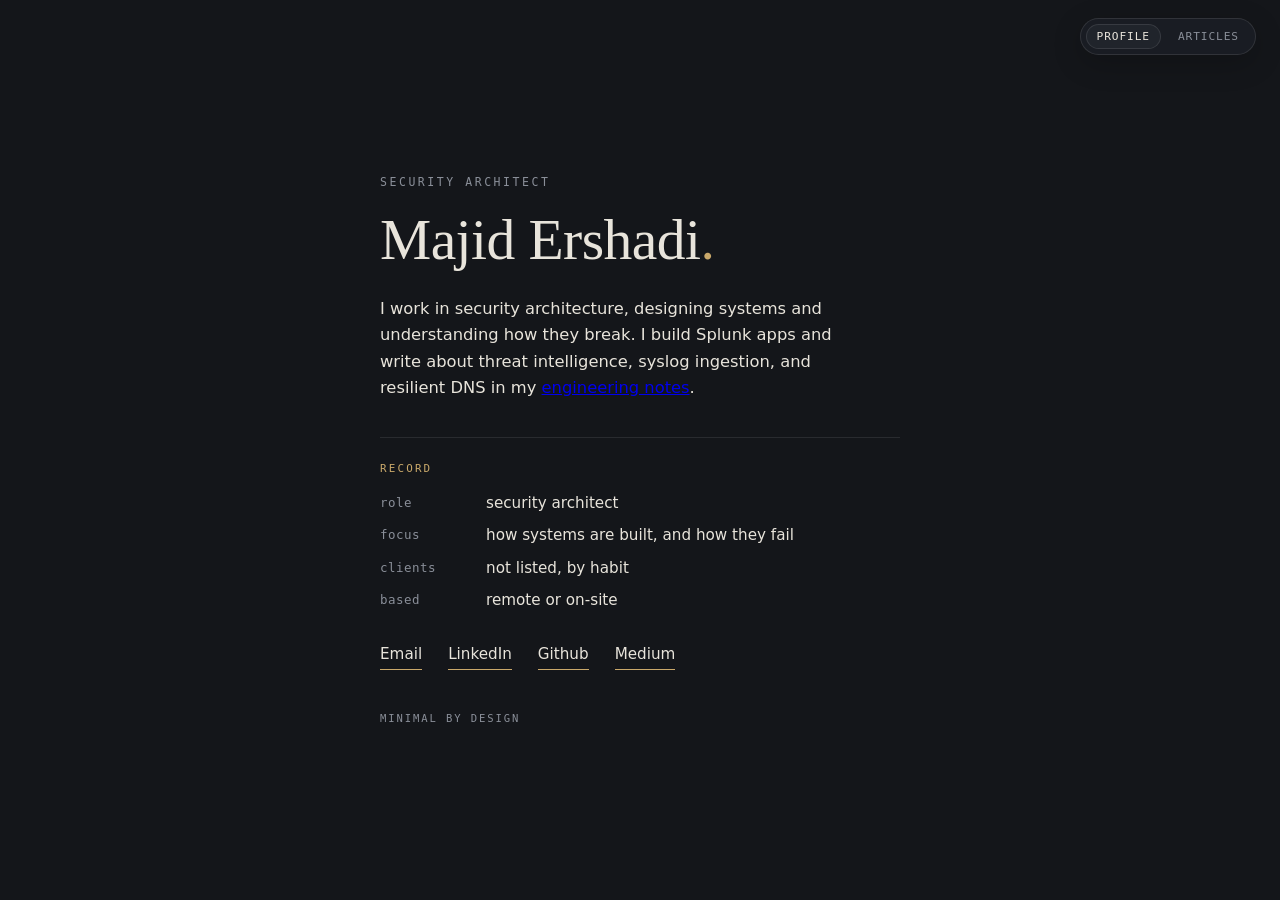
<file: index.html>
<!DOCTYPE html>
<html lang="en">
<head>
<meta charset="utf-8" />
<meta name="viewport" content="width=device-width, initial-scale=1" />
<title>Majid Ershadi | Security Architect &amp; Splunk Developer</title>
<meta name="description" content="Security architecture and practical engineering notes by Majid Ershadi: Splunk apps, threat intelligence, syslog ingestion, and resilient DNS." />
<meta name="referrer" content="no-referrer" />
<style>
  :root{
    --bg:#14161a;
    --surface:#1b1e24;
    --text:#e8e4db;
    --muted:#8a8f99;
    --hair:rgba(255,255,255,.09);
    --accent:#c9a86a;
    --sans:system-ui,-apple-system,"Segoe UI",Roboto,sans-serif;
    --serif:Georgia,"Times New Roman",serif;
    --mono:ui-monospace,"SF Mono",Menlo,Consolas,monospace;
  }
  *{box-sizing:border-box;}
  html,body{margin:0;}
  body{
    background:var(--bg);
    color:var(--text);
    font-family:var(--sans);
    line-height:1.6;
    min-height:100vh;
    display:flex;
    align-items:center;
    justify-content:center;
    padding:7vh 24px;
    -webkit-font-smoothing:antialiased;
  }
  .card{
    width:100%;
    max-width:520px;
  }
  .eyebrow{
    font-family:var(--mono);
    font-size:.72rem;
    letter-spacing:.22em;
    text-transform:uppercase;
    color:var(--muted);
    margin:0 0 18px;
  }
  .name{
    font-family:var(--serif);
    font-weight:400;
    font-size:clamp(2.4rem,8vw,3.6rem);
    line-height:1.05;
    letter-spacing:-.01em;
    margin:0 0 26px;
  }
  .name .dot{color:var(--accent);}
  .intro{
    font-size:1.02rem;
    color:var(--text);
    margin:0 0 36px;
    max-width:46ch;
  }
  .rule{
    height:1px;
    background:var(--hair);
    border:0;
    margin:0 0 22px;
  }
  .rec-label{
    font-family:var(--mono);
    font-size:.68rem;
    letter-spacing:.2em;
    text-transform:uppercase;
    color:var(--accent);
    margin:0 0 14px;
  }
  .rec{
    display:grid;
    grid-template-columns:88px 1fr;
    gap:8px 18px;
    font-size:.95rem;
    margin:0 0 30px;
  }
  .rec dt{
    font-family:var(--mono);
    font-size:.78rem;
    letter-spacing:.04em;
    color:var(--muted);
    padding-top:2px;
  }
  .rec dd{margin:0;color:var(--text);}
  .links{
    display:flex;
    flex-wrap:wrap;
    gap:10px 26px;
    margin:0 0 40px;
  }
  .links a{
    color:var(--text);
    text-decoration:none;
    font-size:.95rem;
    border-bottom:1px solid var(--accent);
    padding-bottom:2px;
    transition:color .18s ease,border-color .18s ease;
  }
  .links a:hover,.links a:focus-visible{color:var(--accent);}
  a:focus-visible,.links a:focus-visible{
    outline:2px solid var(--accent);
    outline-offset:4px;
    border-radius:2px;
  }
  .foot{
    font-family:var(--mono);
    font-size:.66rem;
    letter-spacing:.18em;
    text-transform:uppercase;
    color:var(--muted);
    margin:0;
  }
  /* load sequence */
  .reveal{opacity:0;transform:translateY(10px);animation:rise .7s ease forwards;}
  .reveal:nth-child(1){animation-delay:.05s;}
  .reveal:nth-child(2){animation-delay:.14s;}
  .reveal:nth-child(3){animation-delay:.23s;}
  .reveal:nth-child(4){animation-delay:.32s;}
  .reveal:nth-child(5){animation-delay:.41s;}
  .reveal:nth-child(6){animation-delay:.50s;}
  .reveal:nth-child(7){animation-delay:.59s;}
  @keyframes rise{to{opacity:1;transform:none;}}
  @media (prefers-reduced-motion:reduce){
    .reveal{animation:none;opacity:1;transform:none;}
  }
  @media (max-width:420px){
    .rec{grid-template-columns:74px 1fr;}
  }
</style>
<style id="article-tabs-style">
  .article-tabs{
    position:fixed;
    top:18px;
    right:24px;
    z-index:1000;
    display:flex;
    gap:6px;
    padding:5px;
    border:1px solid rgba(255,255,255,.10);
    border-radius:999px;
    background:rgba(27,30,36,.92);
    backdrop-filter:blur(10px);
    box-shadow:0 8px 30px rgba(0,0,0,.20);
  }
  .article-tabs a{
    display:inline-block;
    padding:6px 10px;
    border:1px solid transparent;
    border-radius:999px;
    color:var(--muted,#9aa0aa);
    font-family:var(--mono,ui-monospace,"SF Mono",Menlo,Consolas,monospace);
    font-size:.70rem;
    line-height:1;
    letter-spacing:.08em;
    text-transform:uppercase;
    text-decoration:none;
  }
  .article-tabs a:hover,
  .article-tabs a:focus-visible,
  .article-tabs a[aria-current="page"]{
    color:var(--text,#e8e4db);
    border-color:rgba(255,255,255,.10);
    background:#20242b;
  }
  .article-tabs a:focus-visible{
    outline:2px solid var(--accent,#c9a86a);
    outline-offset:3px;
  }
  @media (max-width:520px){
    .article-tabs{top:12px;right:12px;}
    .article-tabs a{padding:6px 8px;font-size:.64rem;}
  }
</style>
<meta property="og:type" content="profile" />
<meta property="og:title" content="Majid Ershadi | Security Architect &amp; Splunk Developer" />
<meta property="og:description" content="Security architecture and practical engineering notes by Majid Ershadi: Splunk apps, threat intelligence, syslog ingestion, and resilient DNS." />
<meta property="og:url" content="https://majidershadi.github.io/" />
<meta name="twitter:card" content="summary" />
<link rel="canonical" href="https://majidershadi.github.io/" />
<link rel="alternate" type="application/rss+xml" title="Majid Ershadi Articles" href="/articles/feed.xml" />
<script type="application/ld+json">{"@context": "https://schema.org", "@graph": [{"@type": "Person", "@id": "https://majidershadi.github.io/#person", "name": "Majid Ershadi", "url": "https://majidershadi.github.io/", "jobTitle": "Security Architect", "sameAs": ["https://github.com/majidershadi", "https://www.linkedin.com/in/majid-k-74a322b7", "https://medium.com/@majjid.khayatershadii"]}, {"@type": "WebSite", "@id": "https://majidershadi.github.io/#website", "url": "https://majidershadi.github.io/", "name": "Majid Ershadi", "inLanguage": "en", "author": {"@id": "https://majidershadi.github.io/#person"}}, {"@type": "ProfilePage", "@id": "https://majidershadi.github.io/#profile", "url": "https://majidershadi.github.io/", "name": "Majid Ershadi | Security Architect & Splunk Developer", "mainEntity": {"@id": "https://majidershadi.github.io/#person"}, "isPartOf": {"@id": "https://majidershadi.github.io/#website"}}]}</script>
</head>
<body>
<nav id="article-tabs" class="article-tabs" aria-label="Primary">
  <a href="/" aria-current="page">Profile</a>
  <a href="/articles/">Articles</a>
</nav>
  <main class="card">
    <p class="eyebrow reveal">Security Architect</p>
    <h1 class="name reveal">Majid Ershadi<span class="dot">.</span></h1>
    <p class="intro reveal">I work in security architecture, designing systems and understanding how they break. I build Splunk apps and write about threat intelligence, syslog ingestion, and resilient DNS in my <a href="/articles/">engineering notes</a>.</p>

    <hr class="rule reveal" />

    <div class="reveal">
      <p class="rec-label">Record</p>
      <dl class="rec">
        <dt>role</dt><dd>security architect</dd>
        <dt>focus</dt><dd>how systems are built, and how they fail</dd>
        <dt>clients</dt><dd>not listed, by habit</dd>
        <dt>based</dt><dd>remote or on-site</dd>
      </dl>
    </div>

    <nav class="links reveal" aria-label="Contact">
      <a href="mailto:majjid.khayatershadii@gmail.com">Email</a>
      <a href="https://www.linkedin.com/in/majid-k-74a322b7" rel="noopener noreferrer">LinkedIn</a>
      <a href="https://github.com/majidershadi" rel="noopener noreferrer">Github</a>
      <a href="https://medium.com/@majjid.khayatershadii" rel="noopener noreferrer">Medium</a>
    </nav>

    <p class="foot reveal">Minimal by design</p>
  </main>
</body>
</html>
</file>
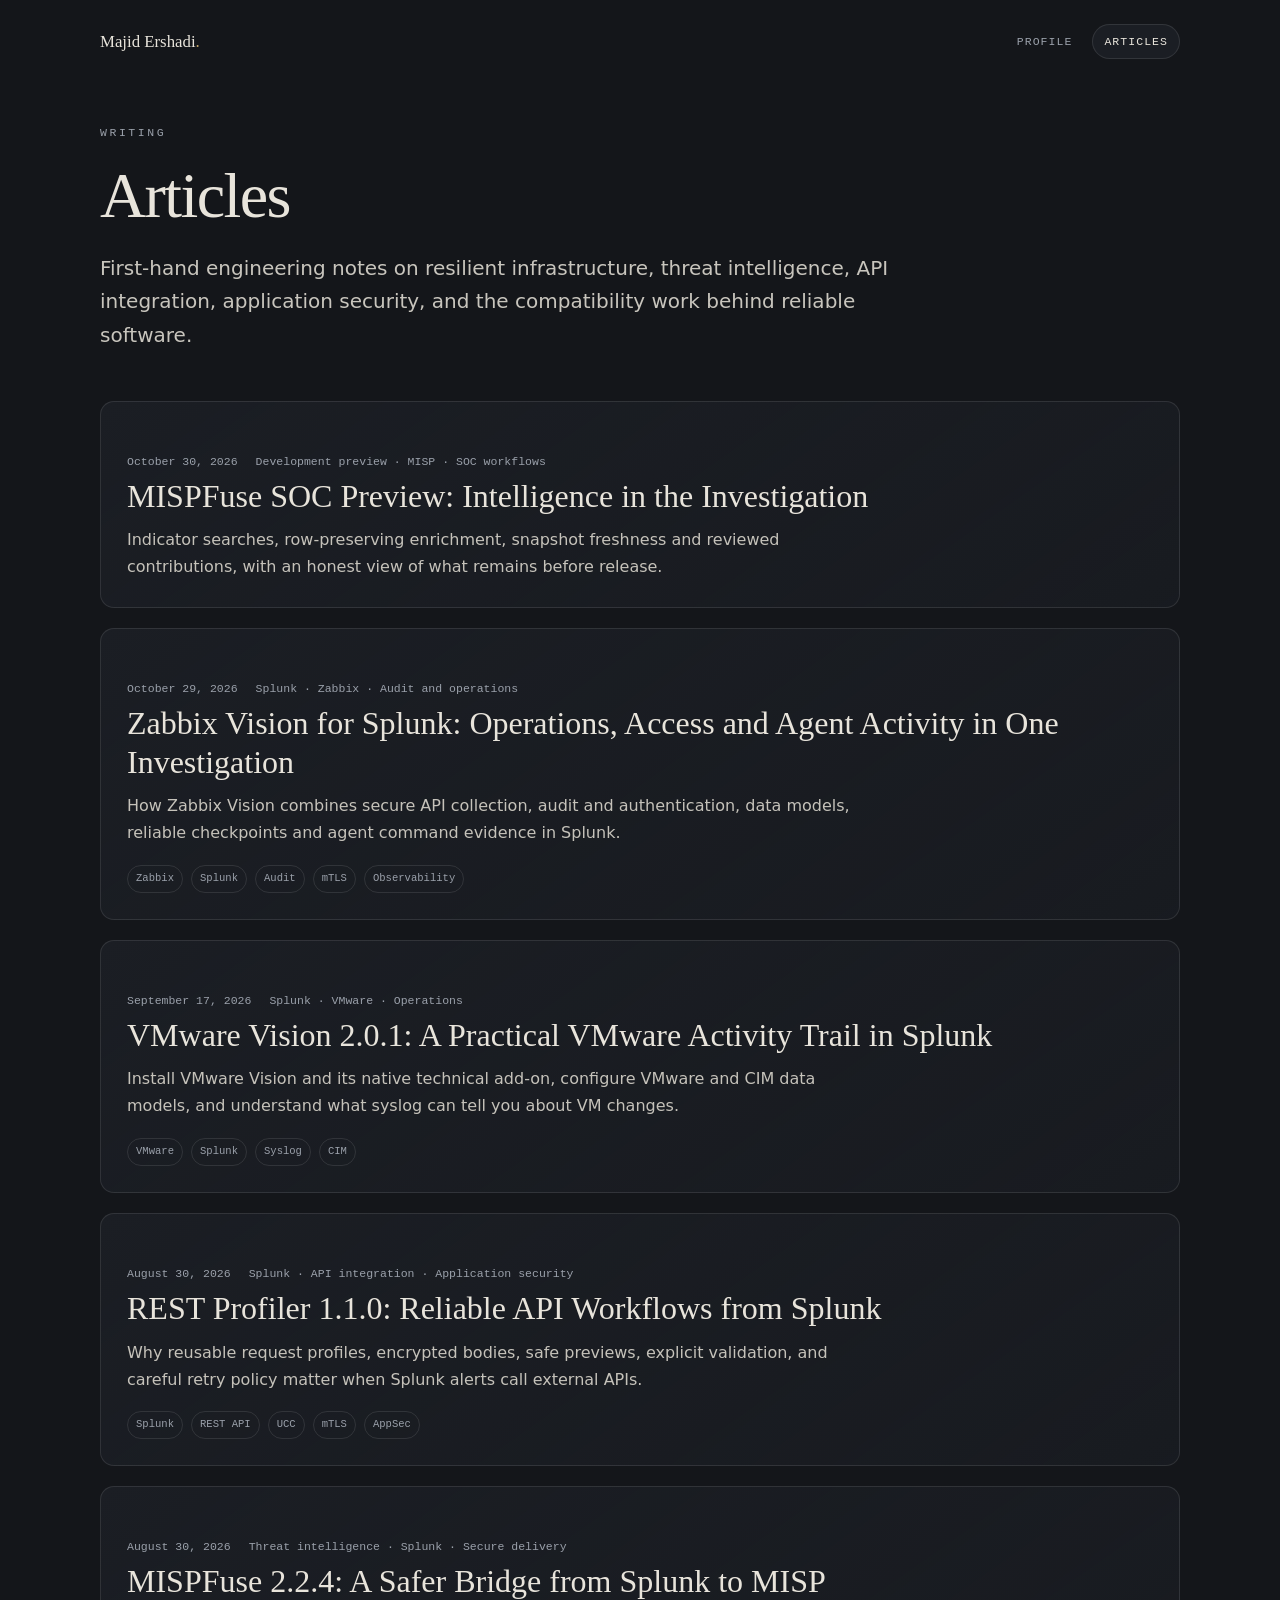
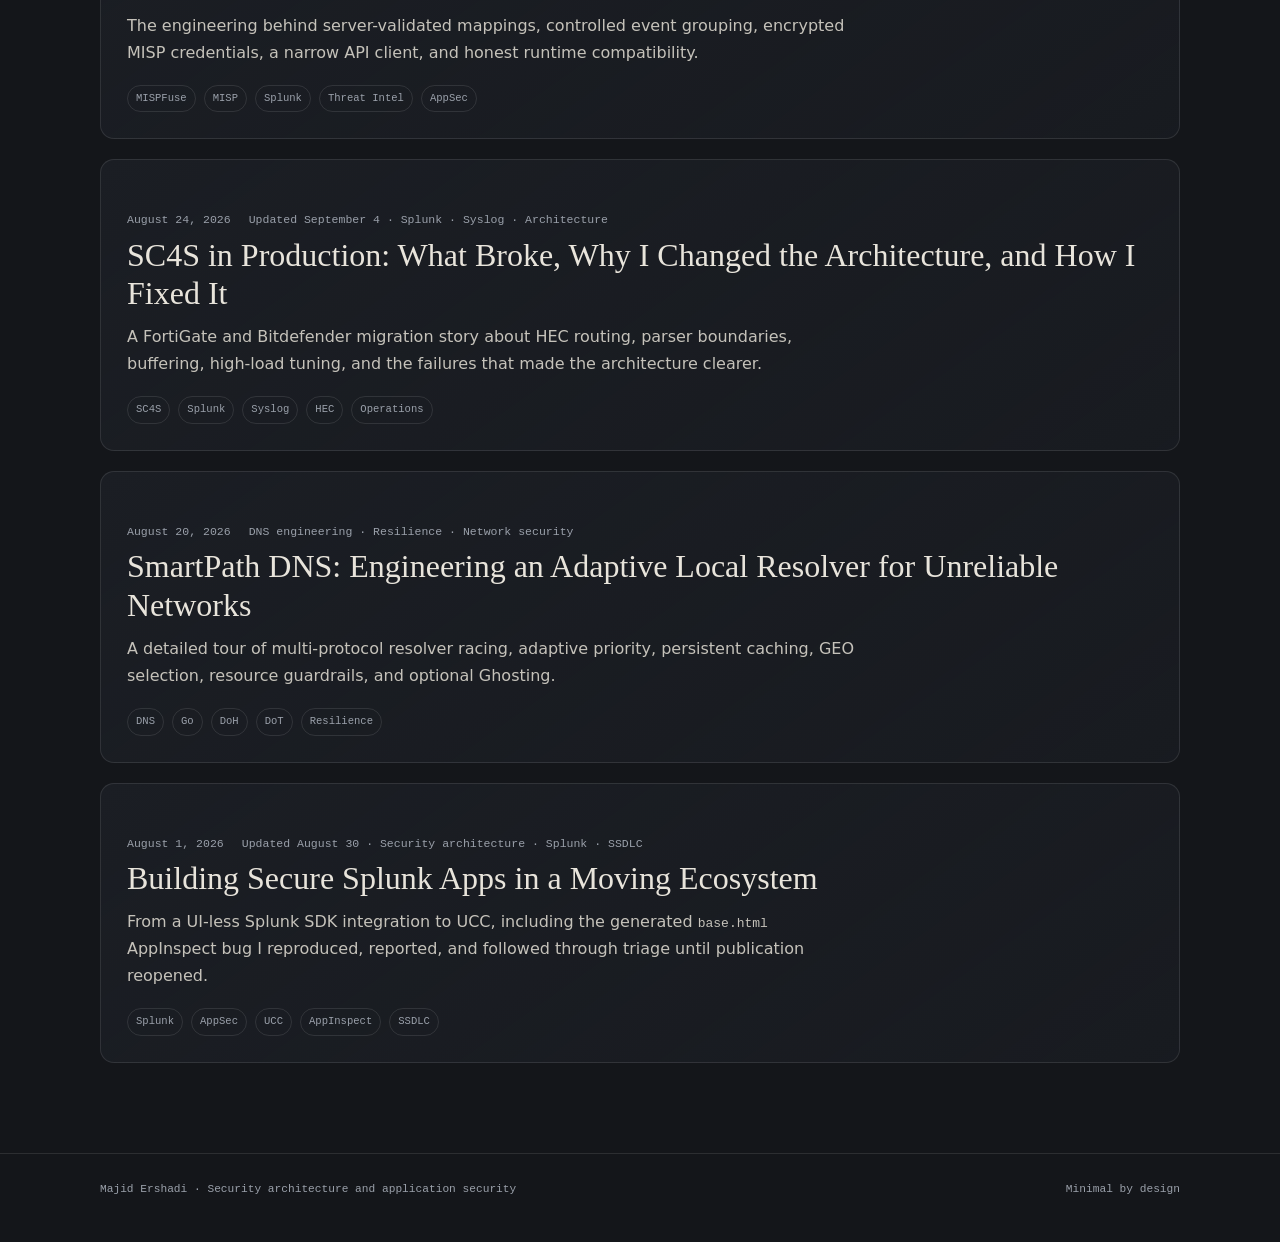
<file: articles/index.html>
<!DOCTYPE html><html lang="en"><head><meta charset="utf-8" />
<meta name="viewport" content="width=device-width, initial-scale=1" />
<title>Splunk, Security &amp; DNS Engineering Articles | Majid Ershadi</title>
<meta name="description" content="Practical engineering articles on Splunk apps, MISP threat intelligence, SC4S syslog, VMware and Zabbix monitoring, and adaptive DNS by Majid Ershadi." />
<meta name="referrer" content="strict-origin-when-cross-origin" />
<meta name="theme-color" content="#14161a" />
<link rel="canonical" href="https://majidershadi.github.io/articles/" />
<link rel="stylesheet" href="/assets/site.css" />
<link rel="alternate" type="application/rss+xml" title="Majid Ershadi Articles" href="/articles/feed.xml" />
<meta property="og:type" content="website" />
<meta property="og:title" content="Splunk, Security &amp; DNS Engineering Articles | Majid Ershadi" />
<meta property="og:description" content="Practical engineering articles on Splunk apps, MISP threat intelligence, SC4S syslog, VMware and Zabbix monitoring, and adaptive DNS by Majid Ershadi." />
<meta property="og:url" content="https://majidershadi.github.io/articles/" />
<meta property="og:image" content="https://majidershadi.github.io/assets/og-building-secure-splunk-apps.png" />
<meta property="og:image:width" content="1200" />
<meta property="og:image:height" content="630" />
<meta name="twitter:card" content="summary_large_image" />
<script type="application/ld+json">{"@context": "https://schema.org", "@type": "CollectionPage", "url": "https://majidershadi.github.io/articles/", "name": "Splunk, Security & DNS Engineering Articles | Majid Ershadi", "description": "Practical engineering articles on Splunk apps, MISP threat intelligence, SC4S syslog, VMware and Zabbix monitoring, and adaptive DNS by Majid Ershadi.", "mainEntity": {"@type": "ItemList", "itemListElement": [{"@type": "ListItem", "position": 1, "url": "https://majidershadi.github.io/articles/mispfuse-soc-preview/", "name": "MISPFuse SOC Preview: Intelligence in the Investigation"}, {"@type": "ListItem", "position": 2, "url": "https://majidershadi.github.io/articles/zabbix-vision-for-splunk/", "name": "Zabbix Vision for Splunk: Operations, Access and Agent Activity in One Investigation"}, {"@type": "ListItem", "position": 3, "url": "https://majidershadi.github.io/articles/vmware-vision-1-1/", "name": "VMware Vision 2.0.1: A Practical VMware Activity Trail in Splunk"}, {"@type": "ListItem", "position": 4, "url": "https://majidershadi.github.io/articles/rest-profiler-1-1/", "name": "REST Profiler 1.1.0: Reliable API Workflows from Splunk"}, {"@type": "ListItem", "position": 5, "url": "https://majidershadi.github.io/articles/mispfuse-2-2-4/", "name": "MISPFuse 2.2.4: A Safer Bridge from Splunk to MISP"}, {"@type": "ListItem", "position": 6, "url": "https://majidershadi.github.io/articles/sc4s-production-guide/", "name": "SC4S in Production: What Broke, Why I Changed the Architecture, and How I Fixed It"}, {"@type": "ListItem", "position": 7, "url": "https://majidershadi.github.io/articles/smartpath-dns/", "name": "SmartPath DNS: Engineering an Adaptive Local Resolver for Unreliable Networks"}, {"@type": "ListItem", "position": 8, "url": "https://majidershadi.github.io/articles/building-secure-splunk-apps/", "name": "Building Secure Splunk Apps in a Moving Ecosystem"}]}}</script>
<script type="application/ld+json">{"@context": "https://schema.org", "@type": "BreadcrumbList", "itemListElement": [{"@type": "ListItem", "position": 1, "name": "Home", "item": "https://majidershadi.github.io/"}, {"@type": "ListItem", "position": 2, "name": "Articles", "item": "https://majidershadi.github.io/articles/"}]}</script>
</head><body><a class="skip-link" href="#main">Skip to content</a><header class="site-shell">
<nav class="site-nav" aria-label="Primary">
  <a class="site-brand" href="/">Majid Ershadi<span class="dot">.</span></a>
  <ul class="site-tabs">
    <li><a href="/">Profile</a></li>
    <li><a href="/articles/" aria-current="page">Articles</a></li>
  </ul>
</nav>
</header>
<main id="main" class="page-main"><header class="page-header"><p class="kicker">Writing</p><h1 class="page-title">Articles</h1><p class="page-deck">First-hand engineering notes on resilient infrastructure, threat intelligence, API integration, application security, and the compatibility work behind reliable software.</p></header>
<section class="article-list" aria-label="Published articles">
<a class="article-card" href="/articles/mispfuse-soc-preview/"><div class="meta"><time datetime="2026-10-30">October 30, 2026</time><span>Development preview · MISP · SOC workflows</span></div><h2>MISPFuse SOC Preview: Intelligence in the Investigation</h2><p>Indicator searches, row-preserving enrichment, snapshot freshness and reviewed contributions, with an honest view of what remains before release.</p></a>
<a class="article-card" href="/articles/zabbix-vision-for-splunk/"><div class="meta"><time datetime="2026-10-29">October 29, 2026</time><span>Splunk · Zabbix · Audit and operations</span></div><h2>Zabbix Vision for Splunk: Operations, Access and Agent Activity in One Investigation</h2><p>How Zabbix Vision combines secure API collection, audit and authentication, data models, reliable checkpoints and agent command evidence in Splunk.</p><div class="tag-row"><span class="tag">Zabbix</span><span class="tag">Splunk</span><span class="tag">Audit</span><span class="tag">mTLS</span><span class="tag">Observability</span></div></a>
<a class="article-card" href="/articles/vmware-vision-1-1/"><div class="meta"><time datetime="2026-09-17">September 17, 2026</time><span>Splunk · VMware · Operations</span></div><h2>VMware Vision 2.0.1: A Practical VMware Activity Trail in Splunk</h2><p>Install VMware Vision and its native technical add-on, configure VMware and CIM data models, and understand what syslog can tell you about VM changes.</p><div class="tag-row"><span class="tag">VMware</span><span class="tag">Splunk</span><span class="tag">Syslog</span><span class="tag">CIM</span></div></a>
<a class="article-card" href="/articles/rest-profiler-1-1/"><div class="meta"><time datetime="2026-08-30">August 30, 2026</time><span>Splunk · API integration · Application security</span></div><h2>REST Profiler 1.1.0: Reliable API Workflows from Splunk</h2><p>Why reusable request profiles, encrypted bodies, safe previews, explicit validation, and careful retry policy matter when Splunk alerts call external APIs.</p><div class="tag-row"><span class="tag">Splunk</span><span class="tag">REST API</span><span class="tag">UCC</span><span class="tag">mTLS</span><span class="tag">AppSec</span></div></a>
<a class="article-card" href="/articles/mispfuse-2-2-4/"><div class="meta"><time datetime="2026-08-30">August 30, 2026</time><span>Threat intelligence · Splunk · Secure delivery</span></div><h2>MISPFuse 2.2.4: A Safer Bridge from Splunk to MISP</h2><p>The engineering behind server-validated mappings, controlled event grouping, encrypted MISP credentials, a narrow API client, and honest runtime compatibility.</p><div class="tag-row"><span class="tag">MISPFuse</span><span class="tag">MISP</span><span class="tag">Splunk</span><span class="tag">Threat Intel</span><span class="tag">AppSec</span></div></a>
<a class="article-card" href="/articles/sc4s-production-guide/"><div class="meta"><time datetime="2026-08-24">August 24, 2026</time><span>Updated September 4 · Splunk · Syslog · Architecture</span></div><h2>SC4S in Production: What Broke, Why I Changed the Architecture, and How I Fixed It</h2><p>A FortiGate and Bitdefender migration story about HEC routing, parser boundaries, buffering, high-load tuning, and the failures that made the architecture clearer.</p><div class="tag-row"><span class="tag">SC4S</span><span class="tag">Splunk</span><span class="tag">Syslog</span><span class="tag">HEC</span><span class="tag">Operations</span></div></a>
<a class="article-card" href="/articles/smartpath-dns/"><div class="meta"><time datetime="2026-08-20">August 20, 2026</time><span>DNS engineering · Resilience · Network security</span></div><h2>SmartPath DNS: Engineering an Adaptive Local Resolver for Unreliable Networks</h2><p>A detailed tour of multi-protocol resolver racing, adaptive priority, persistent caching, GEO selection, resource guardrails, and optional Ghosting.</p><div class="tag-row"><span class="tag">DNS</span><span class="tag">Go</span><span class="tag">DoH</span><span class="tag">DoT</span><span class="tag">Resilience</span></div></a>
<a class="article-card" href="/articles/building-secure-splunk-apps/"><div class="meta"><time datetime="2026-08-01">August 1, 2026</time><span>Updated August 30 · Security architecture · Splunk · SSDLC</span></div><h2>Building Secure Splunk Apps in a Moving Ecosystem</h2><p>From a UI-less Splunk SDK integration to UCC, including the generated <code>base.html</code> AppInspect bug I reproduced, reported, and followed through triage until publication reopened.</p><div class="tag-row"><span class="tag">Splunk</span><span class="tag">AppSec</span><span class="tag">UCC</span><span class="tag">AppInspect</span><span class="tag">SSDLC</span></div></a>
</section></main><footer class="site-footer"><div class="site-shell"><span>Majid Ershadi · Security architecture and application security</span><span>Minimal by design</span></div></footer></body></html>
</file>
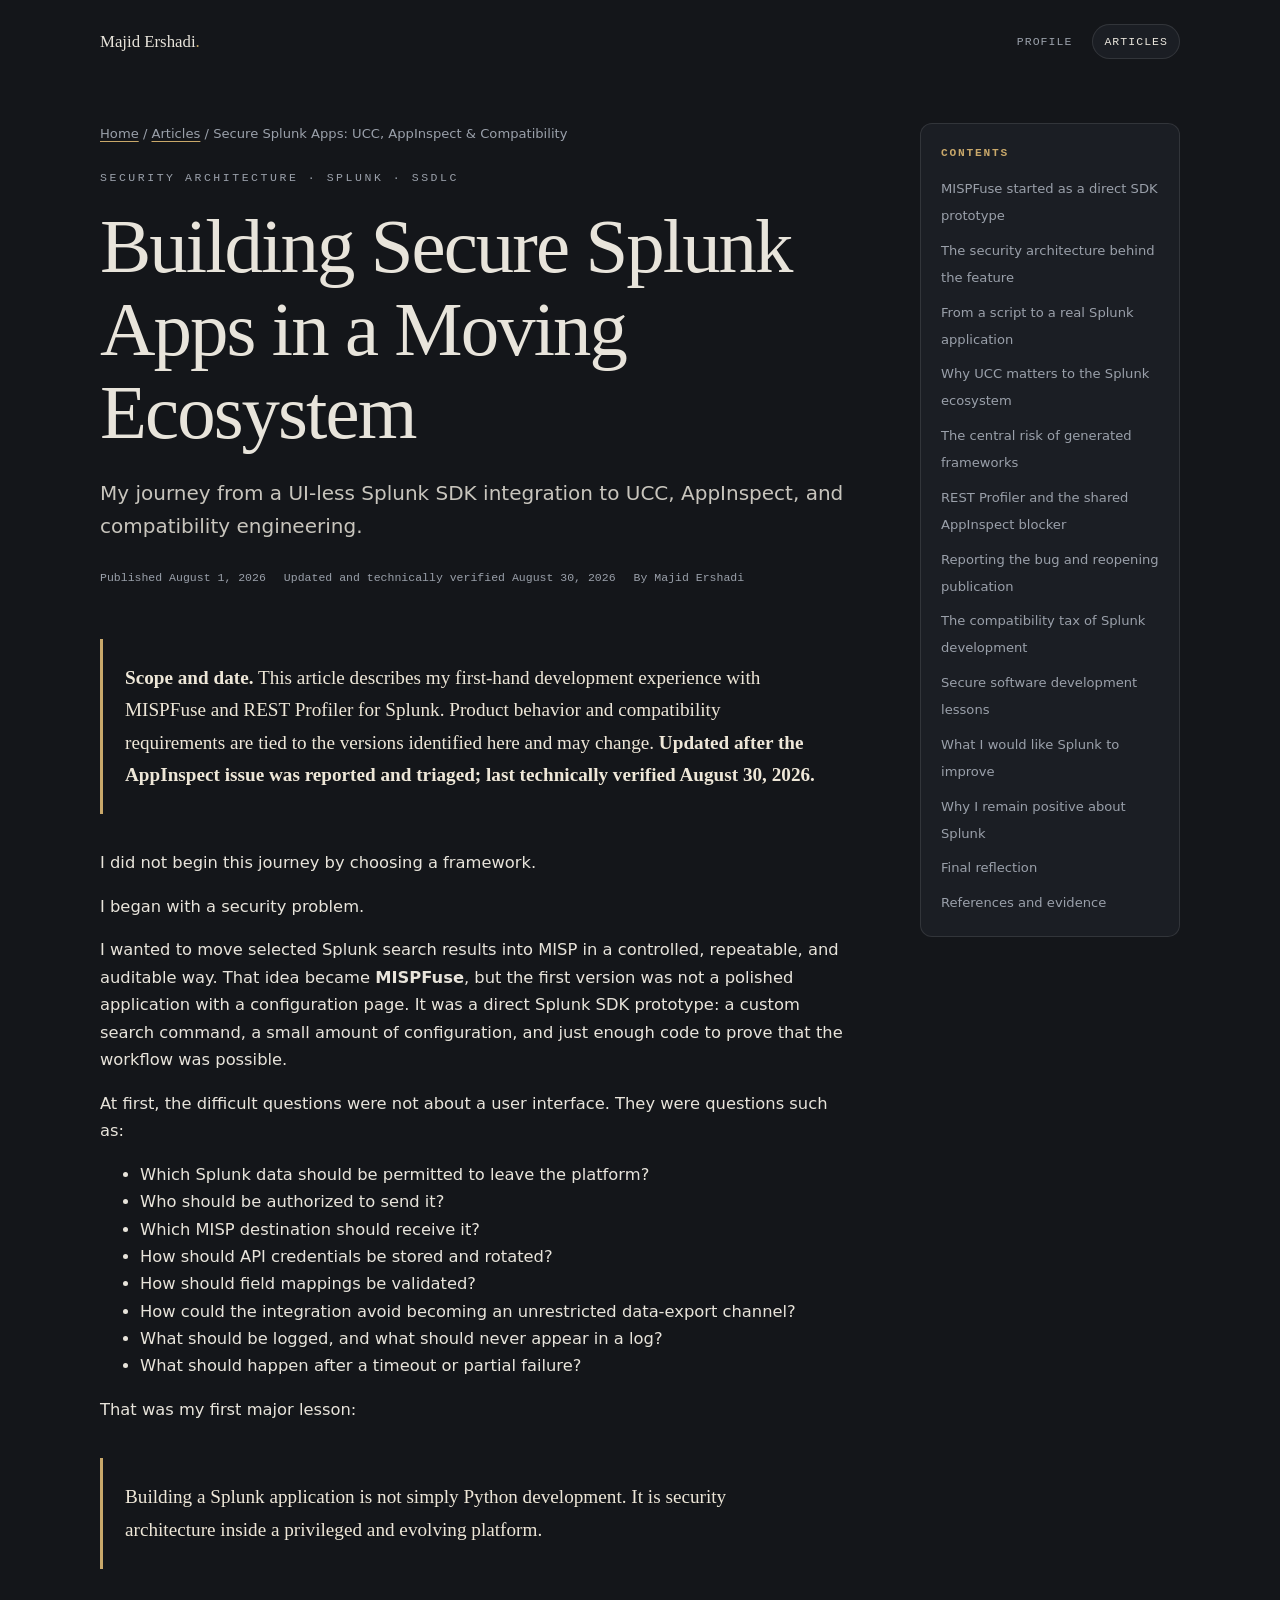
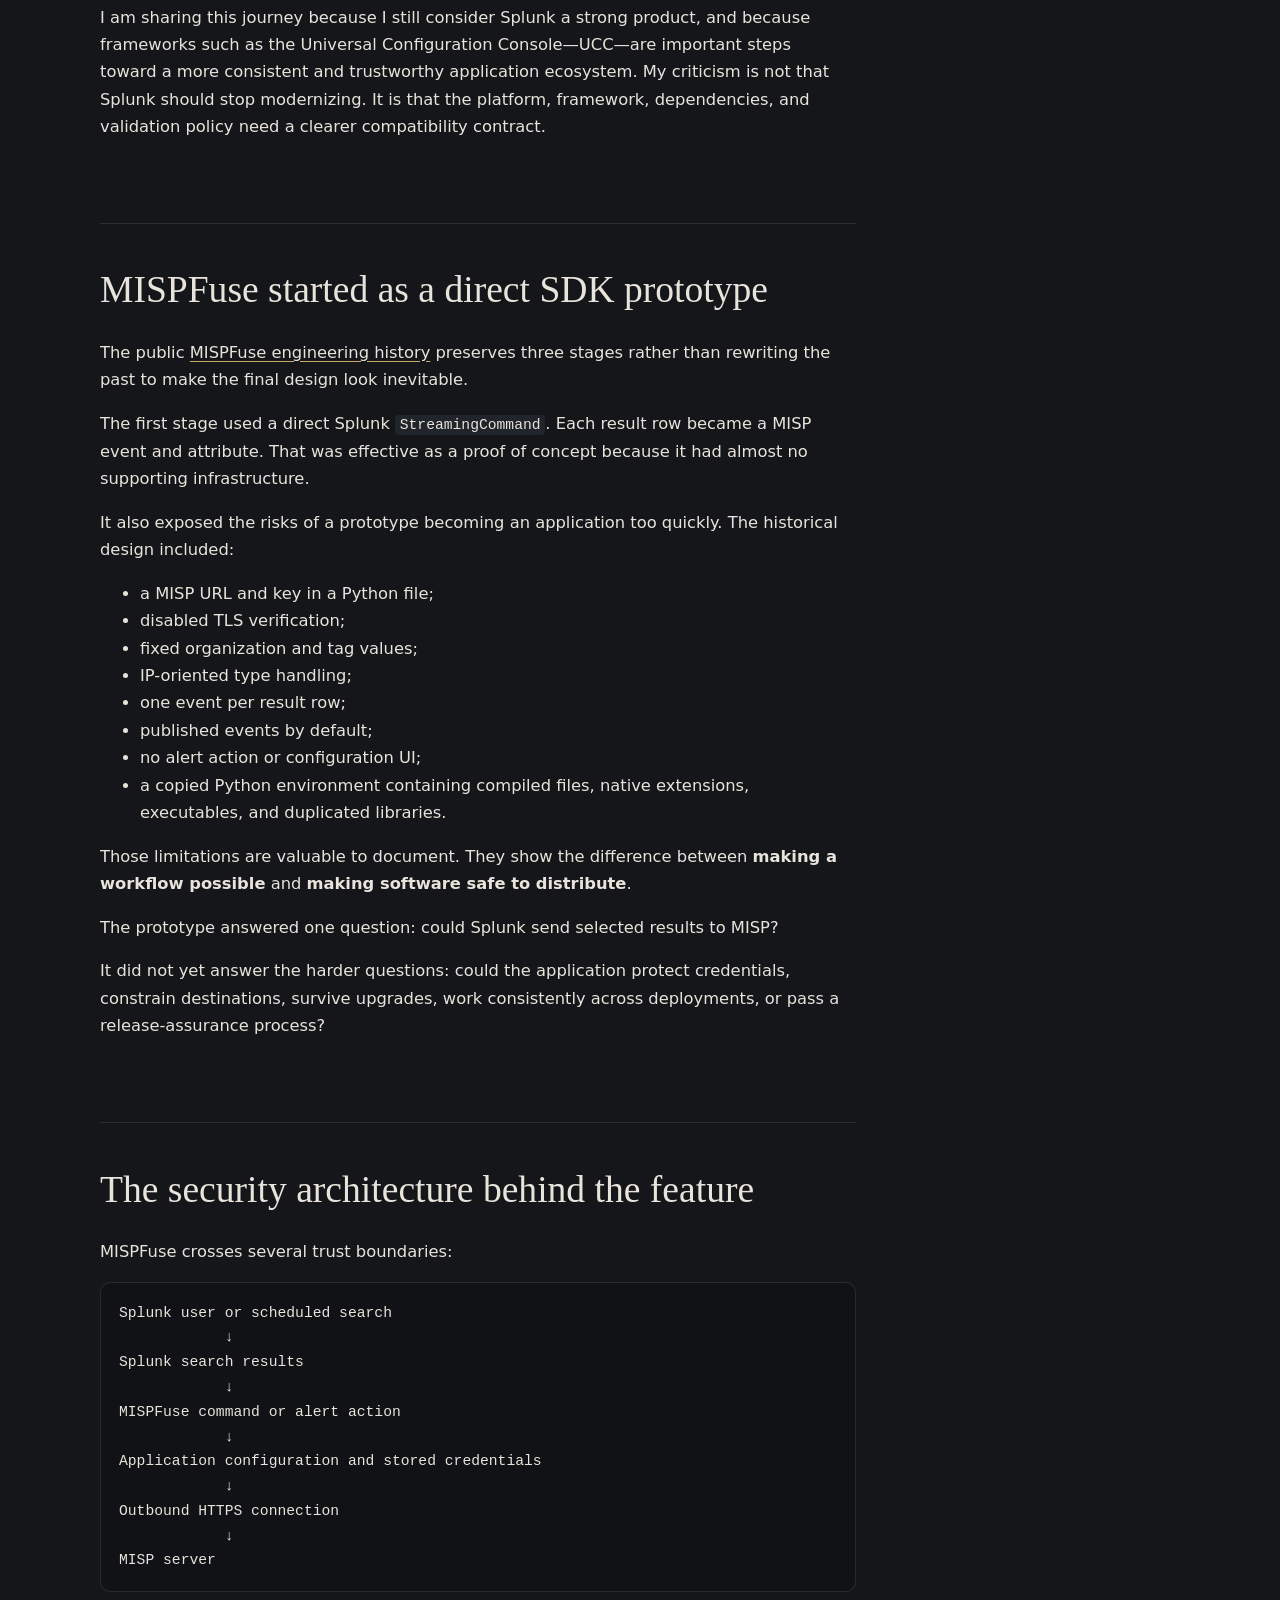
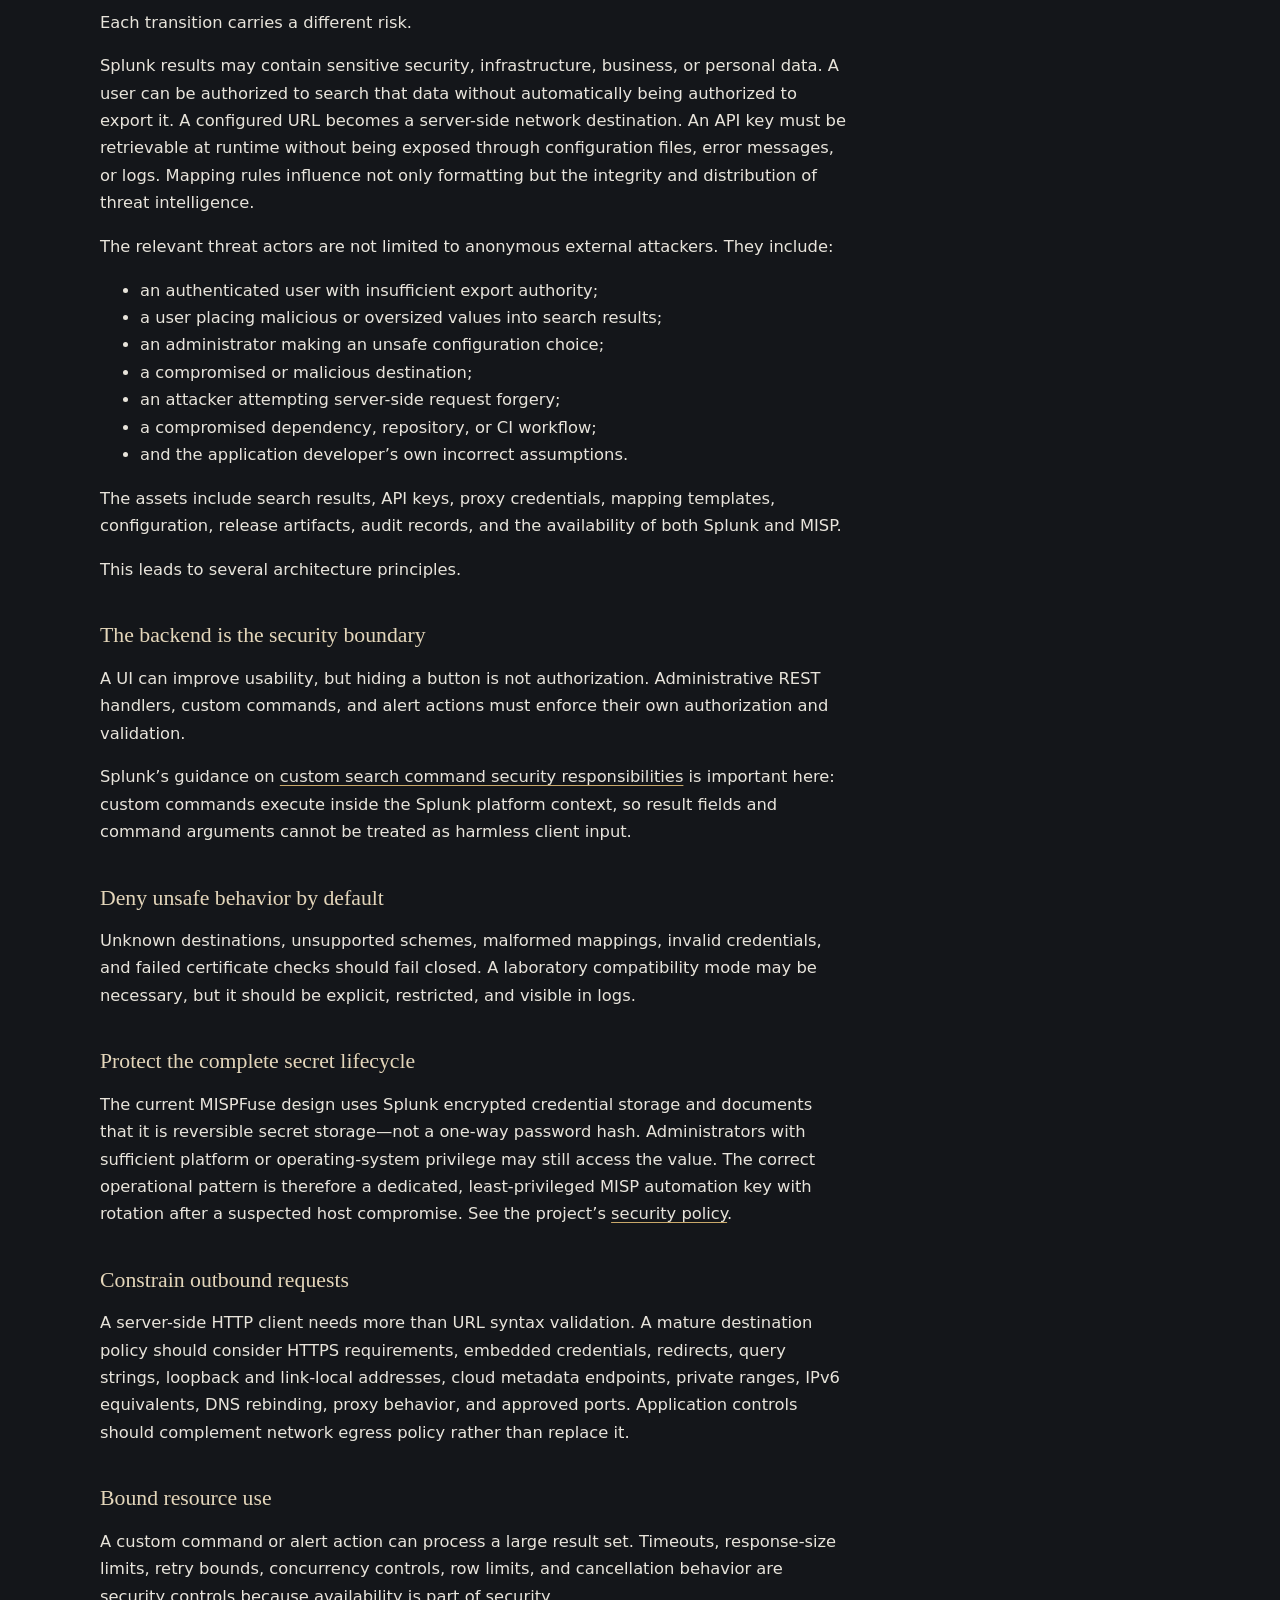
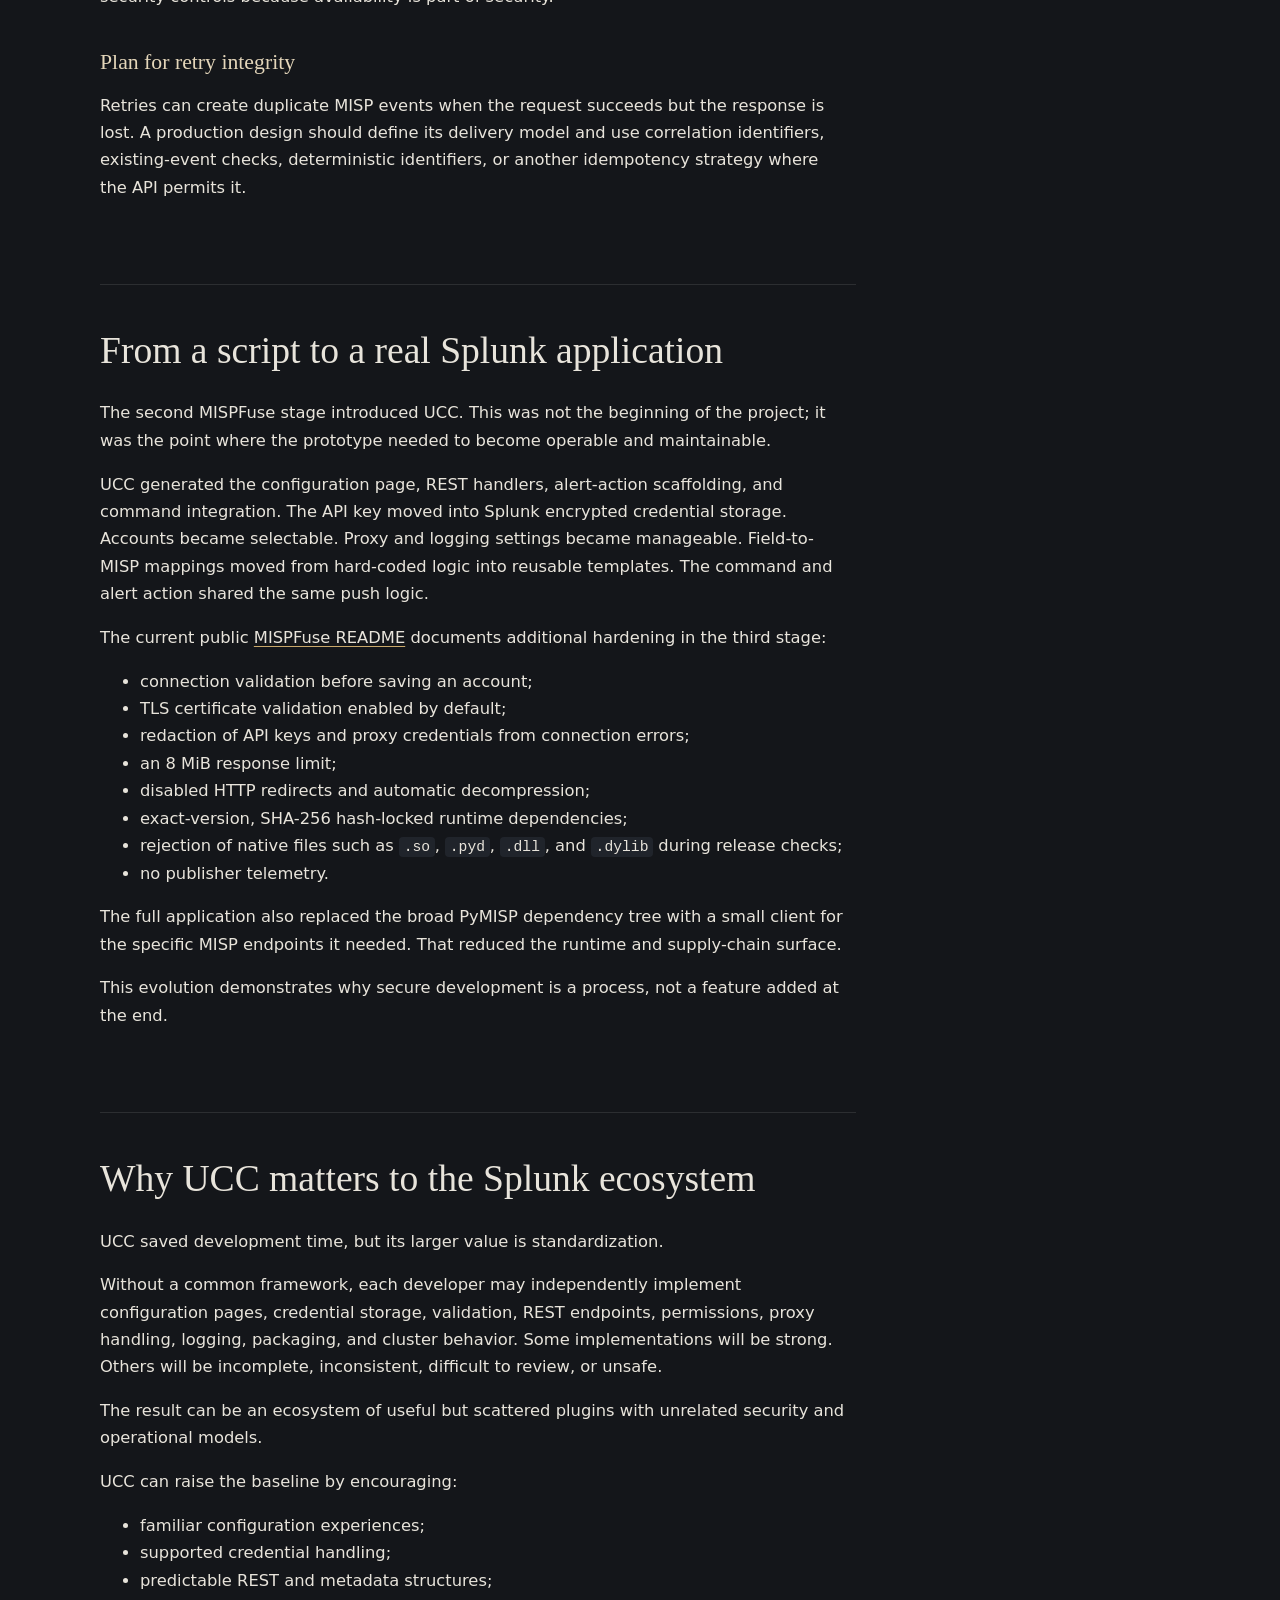
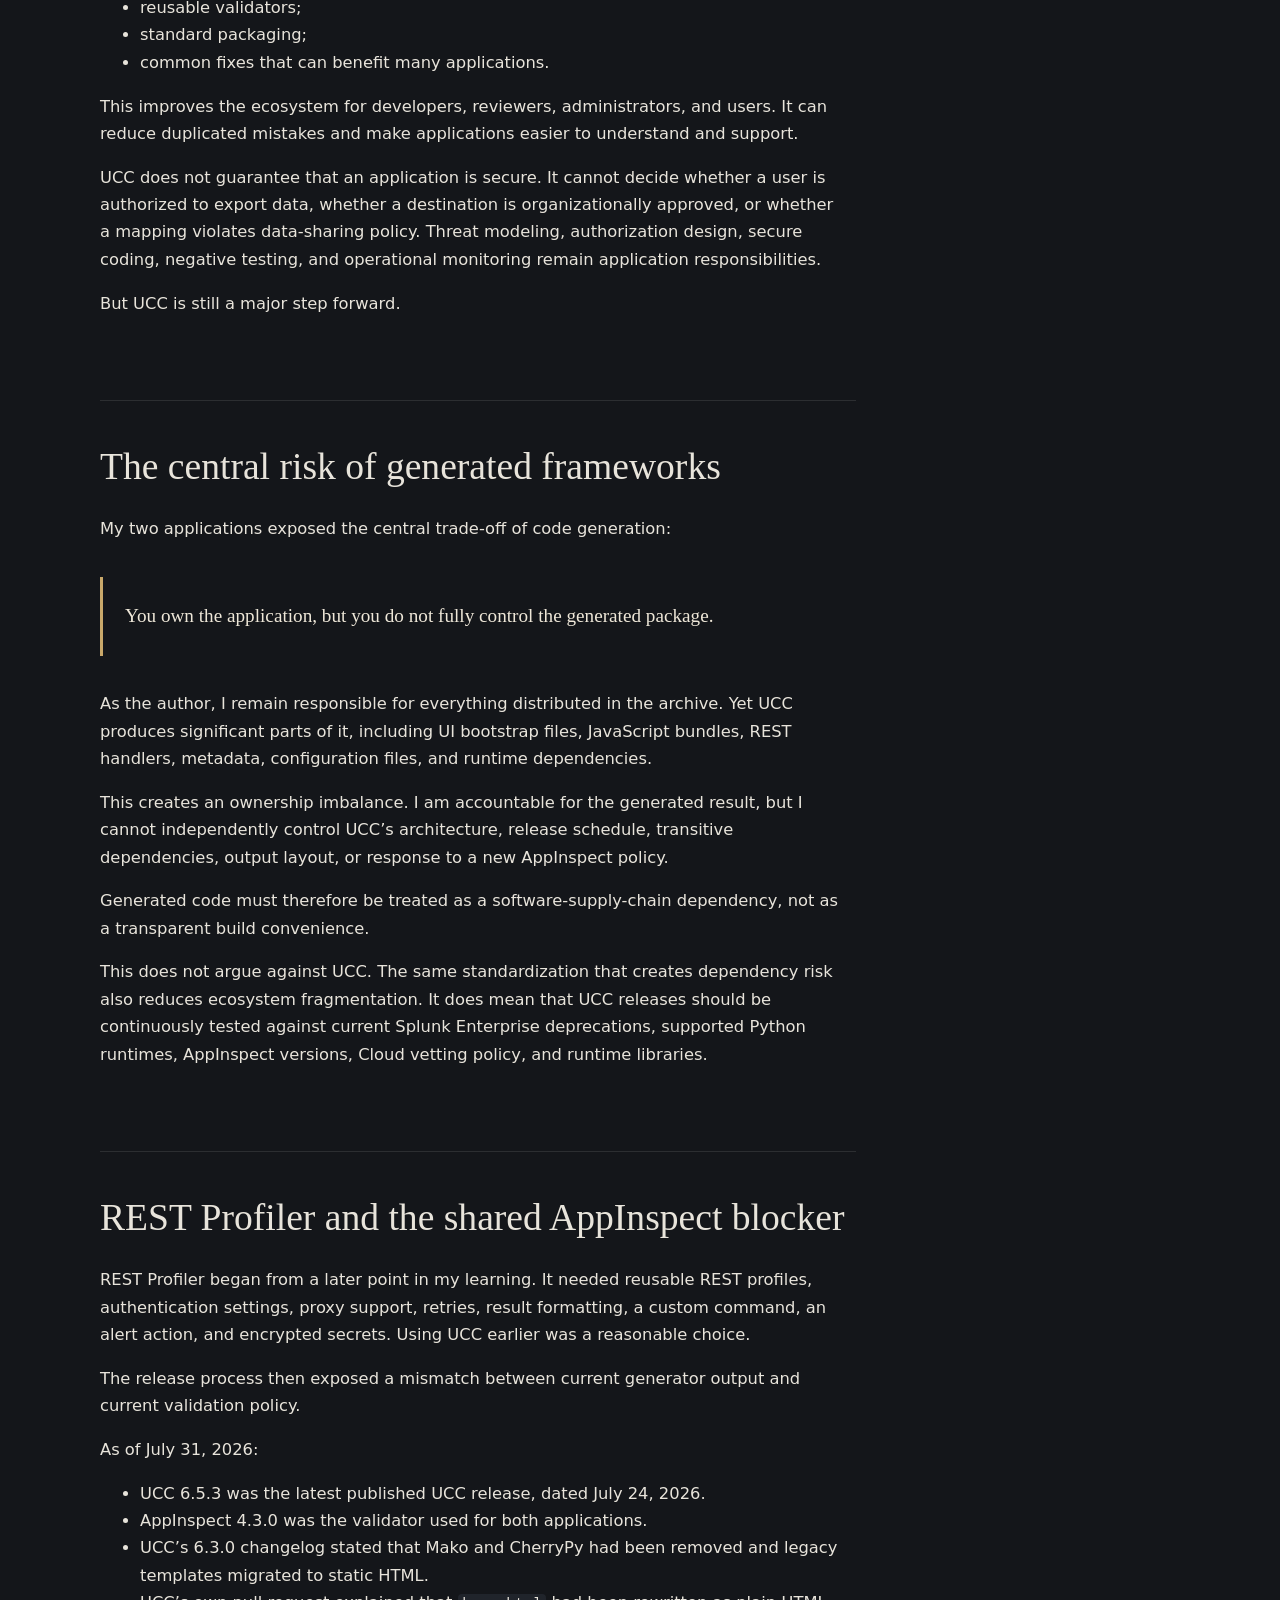
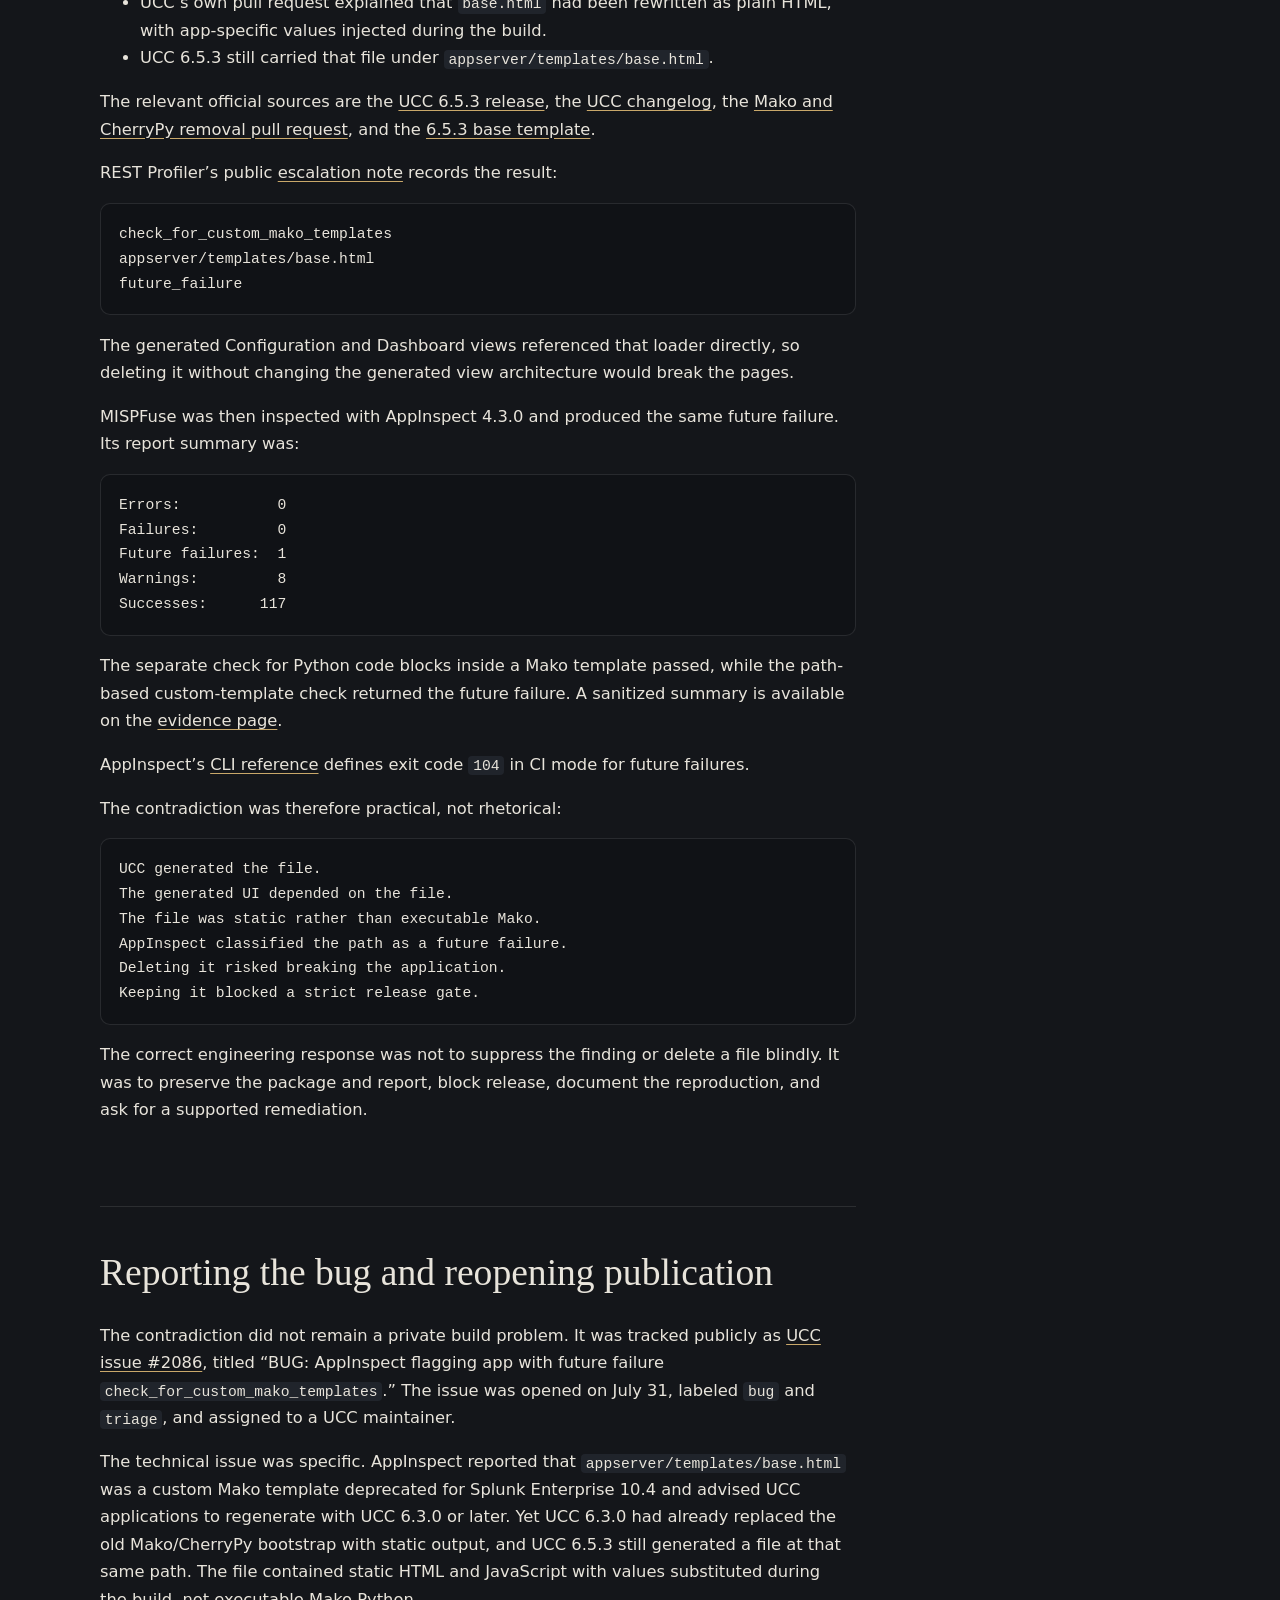
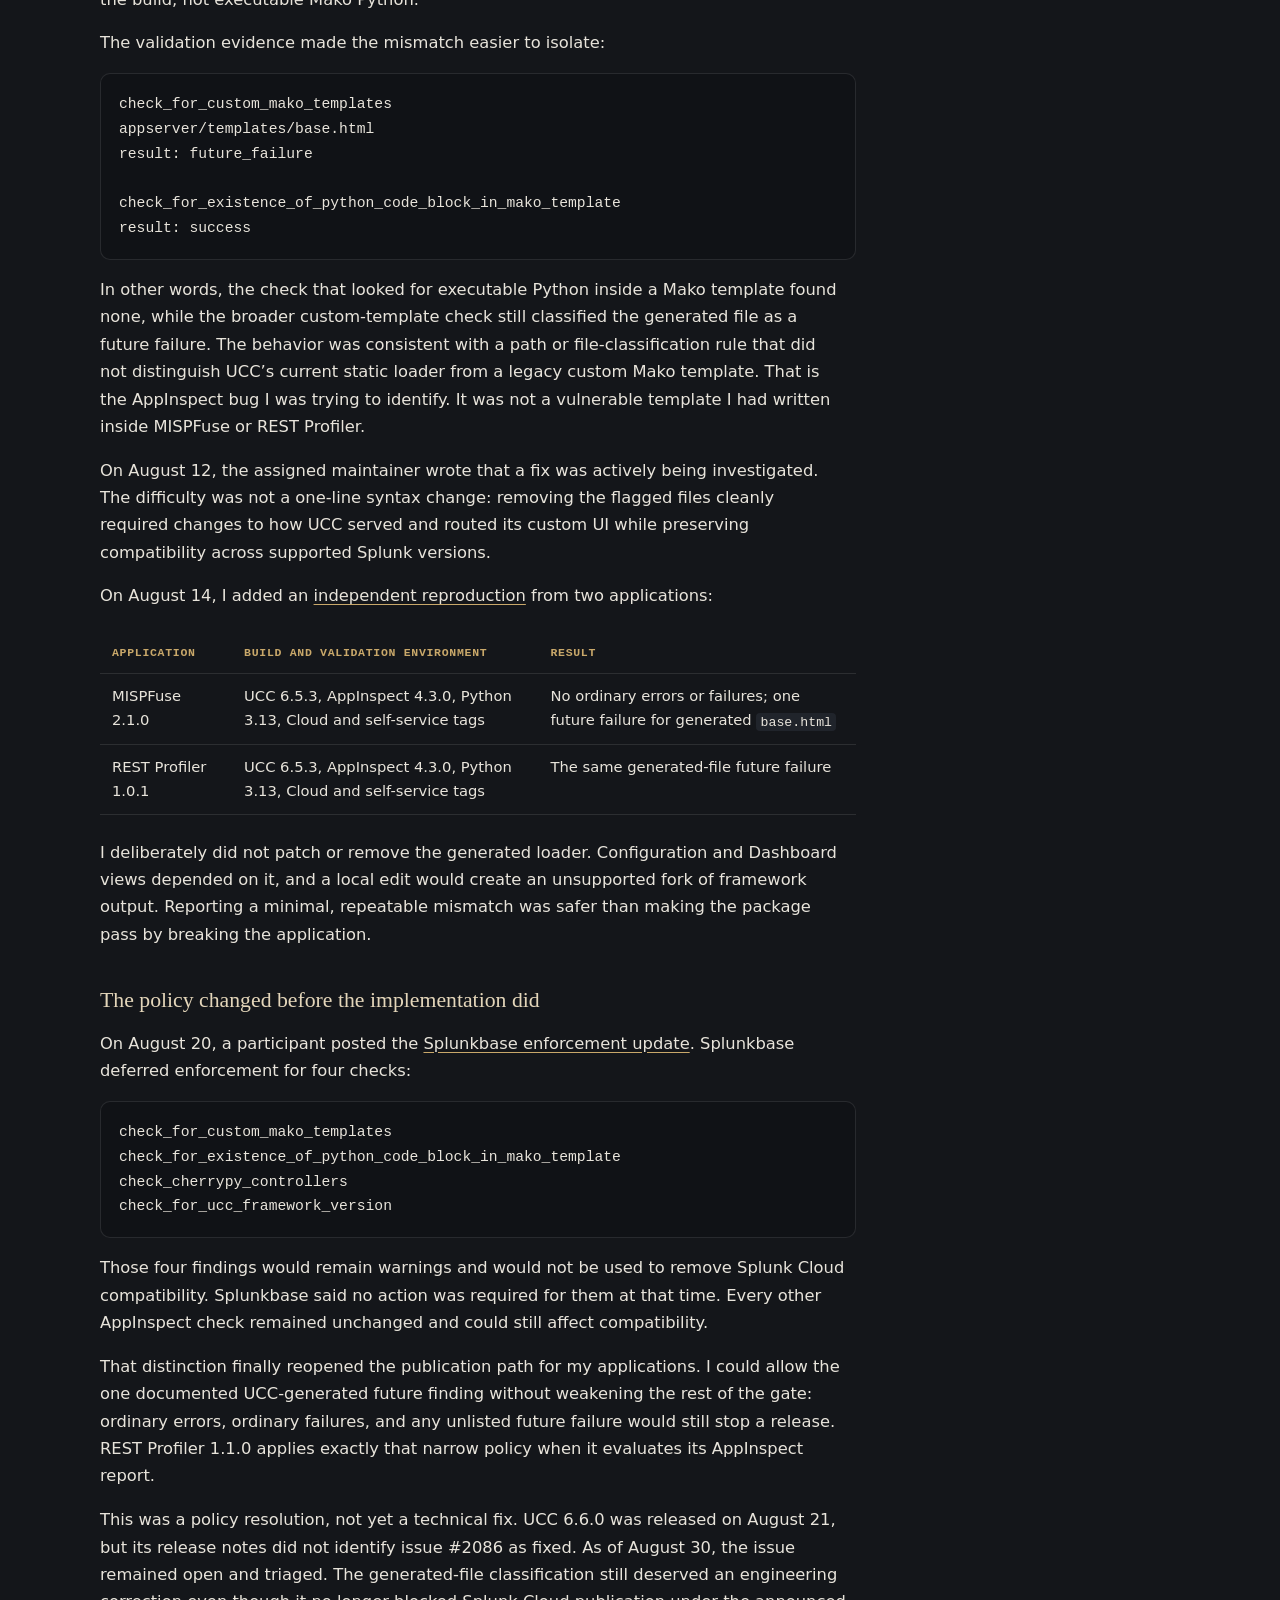
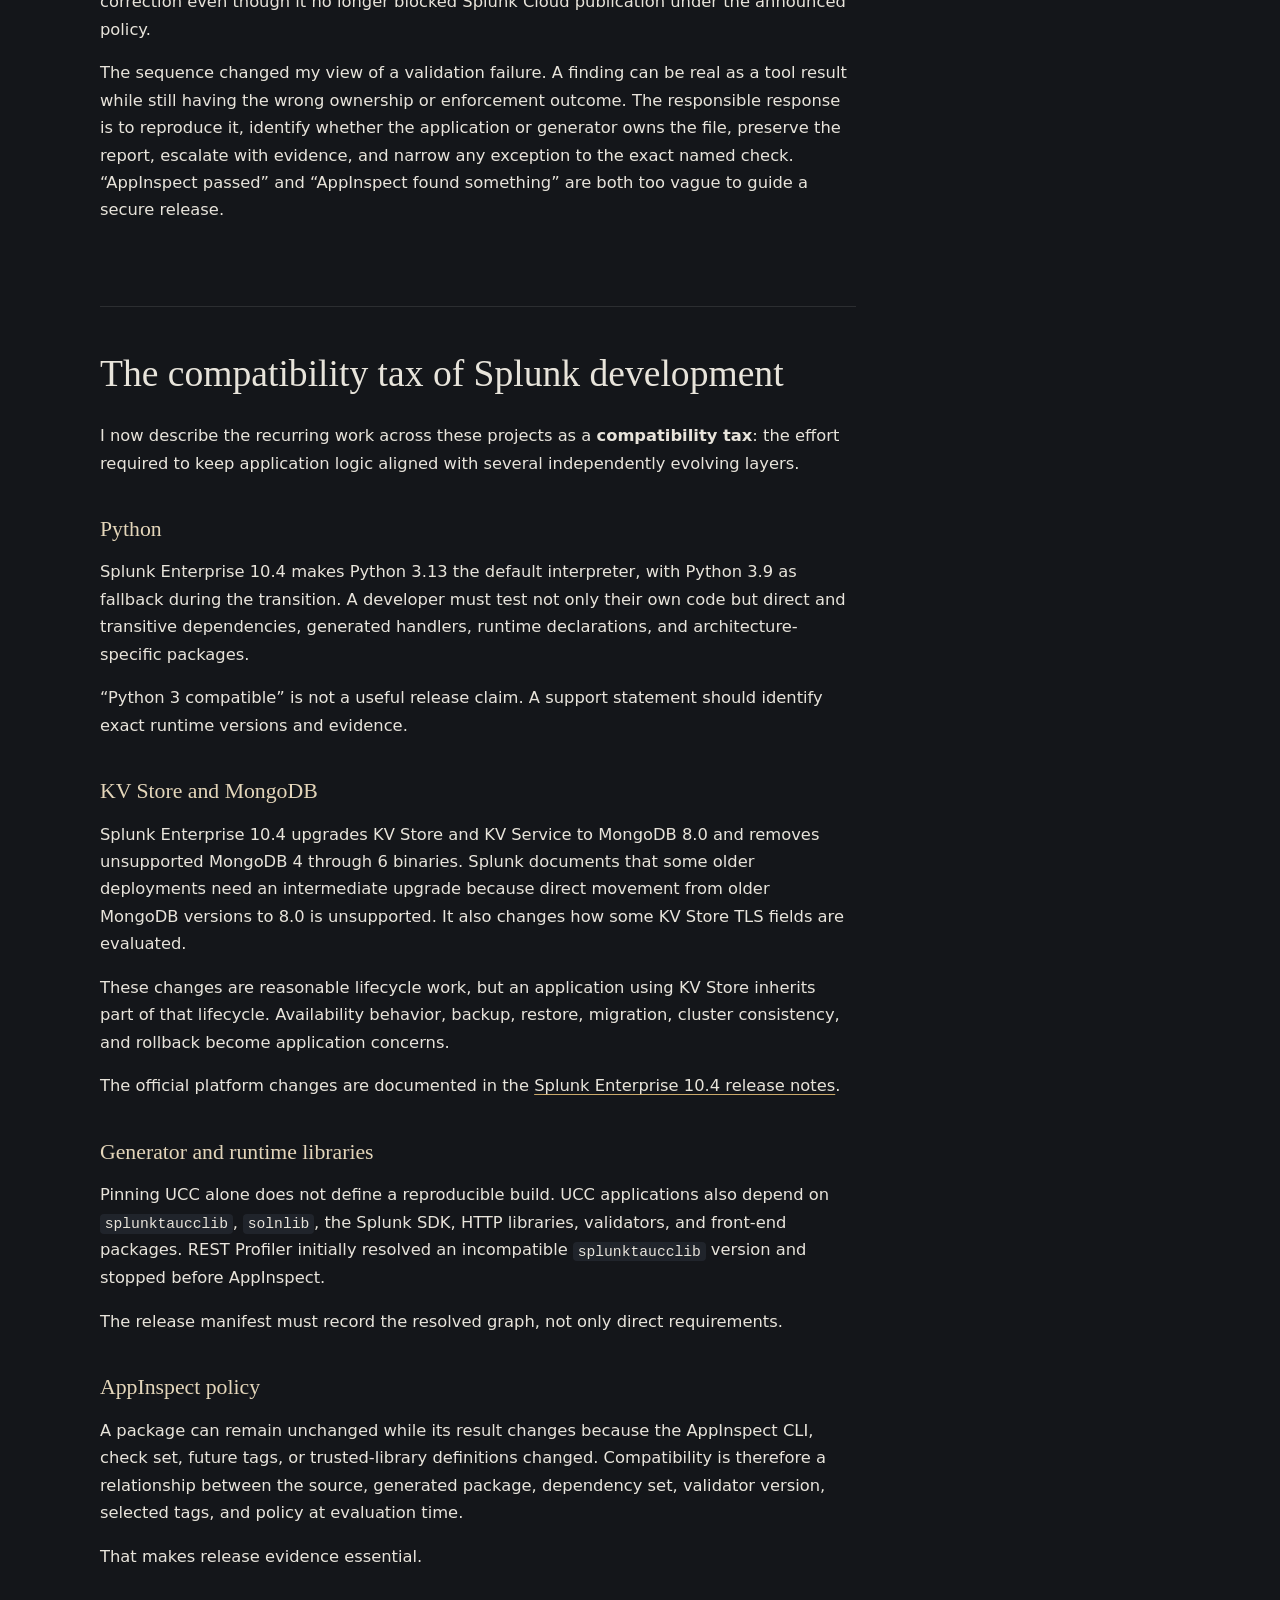
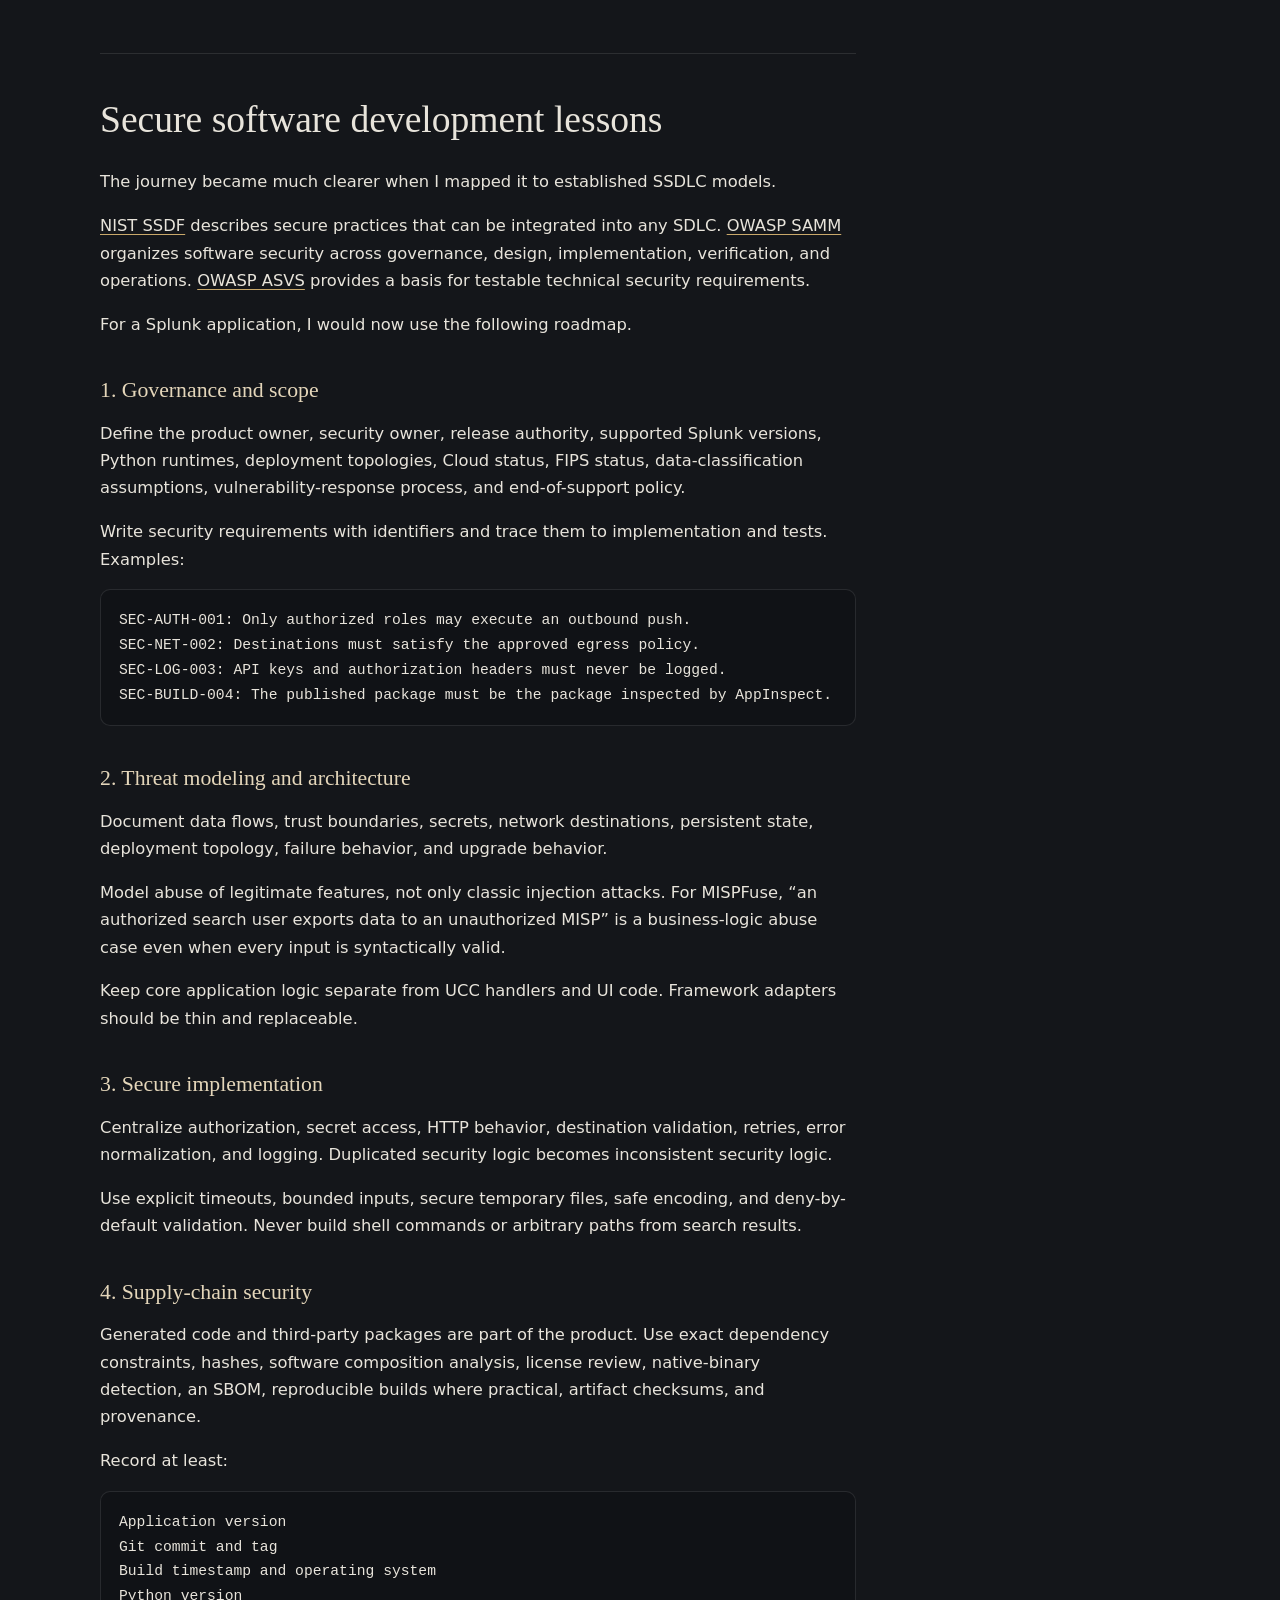
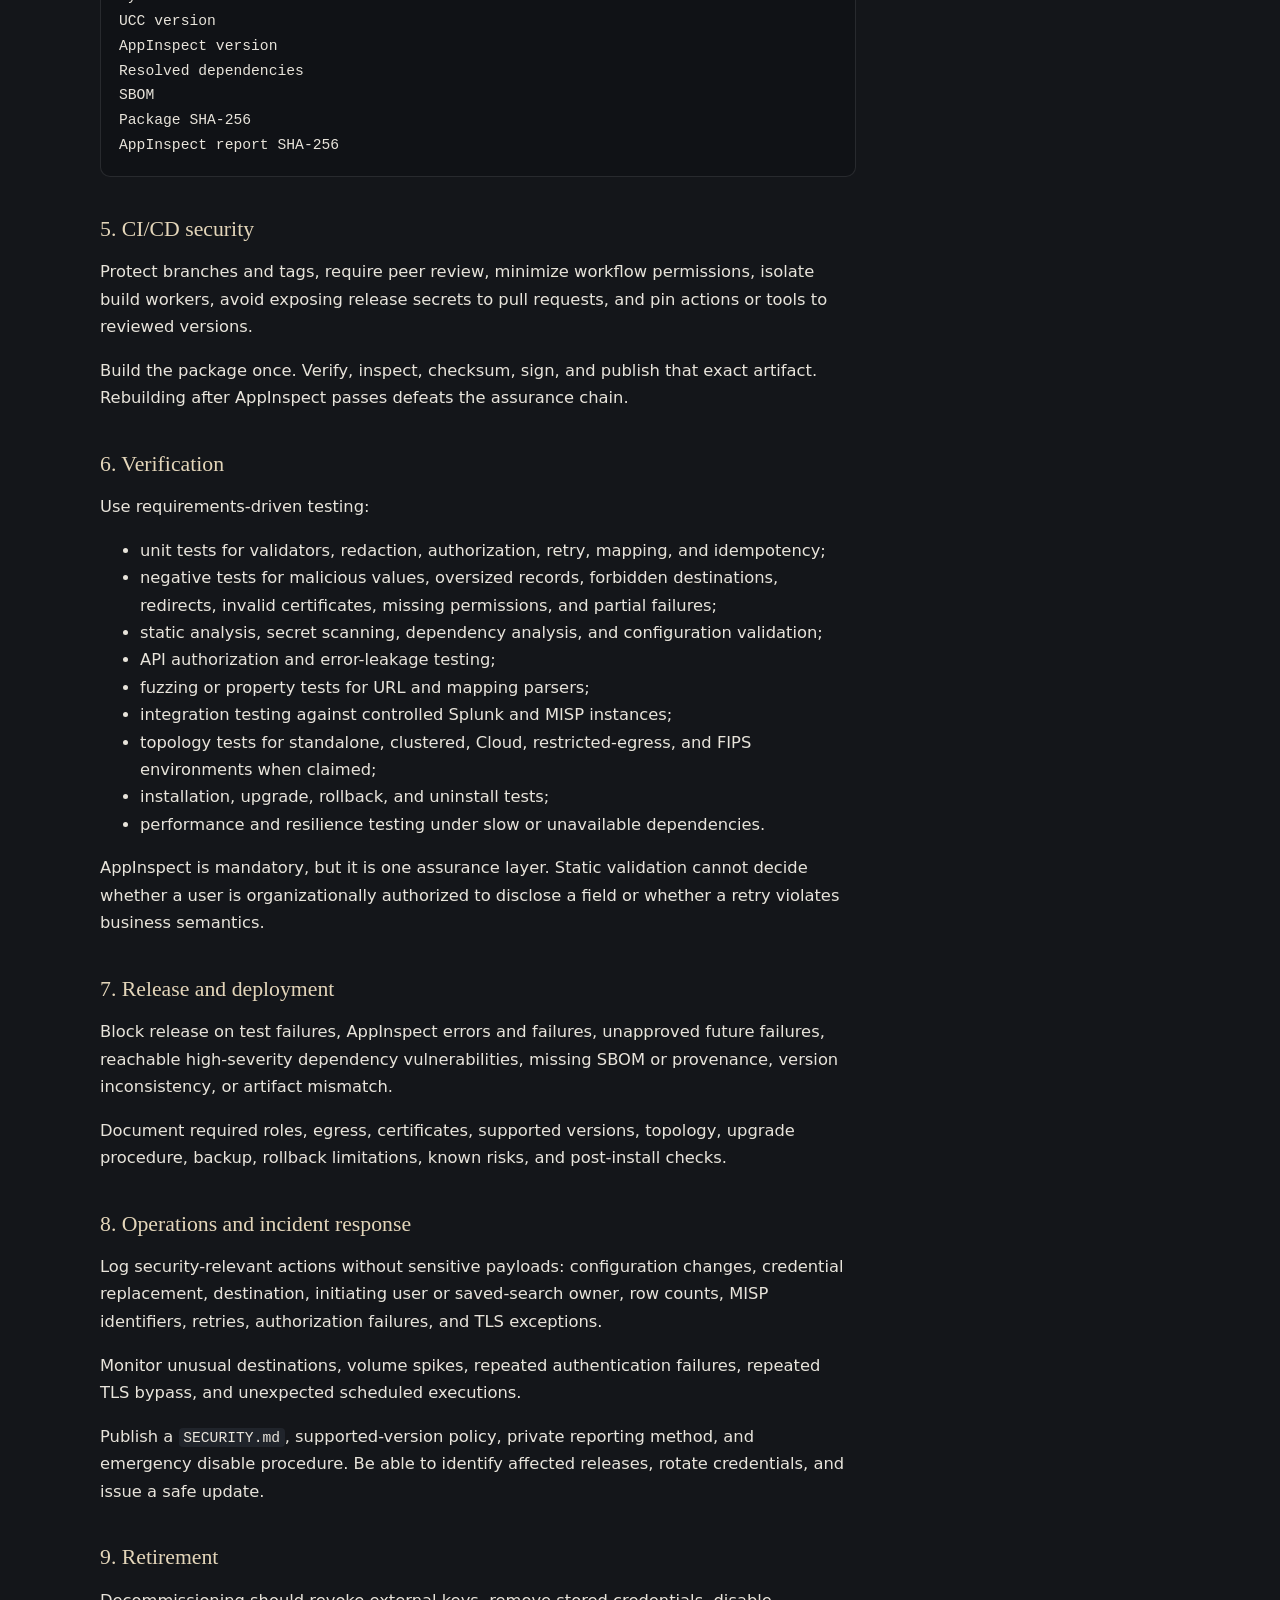
<file: articles/building-secure-splunk-apps/index.html>
<!DOCTYPE html><html lang="en"><head><meta charset="utf-8" />
<meta name="viewport" content="width=device-width, initial-scale=1" />
<title>Secure Splunk Apps: UCC, AppInspect &amp; Compatibility | Majid Ershadi</title>
<meta name="description" content="Building secure Splunk apps with UCC: the AppInspect template bug reproduced in MISPFuse and REST Profiler, its triage, and the publication outcome." />
<meta name="referrer" content="strict-origin-when-cross-origin" />
<meta name="theme-color" content="#14161a" />
<link rel="canonical" href="https://majidershadi.github.io/articles/building-secure-splunk-apps/" />
<link rel="stylesheet" href="/assets/site.css" />
<link rel="alternate" type="application/rss+xml" title="Majid Ershadi Articles" href="/articles/feed.xml" />
<meta property="og:type" content="article" />
<meta property="og:title" content="Secure Splunk Apps: UCC, AppInspect &amp; Compatibility" />
<meta property="og:description" content="Building secure Splunk apps with UCC: the AppInspect template bug reproduced in MISPFuse and REST Profiler, its triage, and the publication outcome." />
<meta property="og:url" content="https://majidershadi.github.io/articles/building-secure-splunk-apps/" />
<meta property="og:image" content="https://majidershadi.github.io/assets/og-building-secure-splunk-apps.png" />
<meta property="og:image:width" content="1200" />
<meta property="og:image:height" content="630" />
<meta name="twitter:card" content="summary_large_image" />
<meta property="article:published_time" content="2026-08-01" /><meta property="article:modified_time" content="2026-08-30" /><meta property="article:author" content="Majid Ershadi" /><script type="application/ld+json">{"@context": "https://schema.org", "@type": "Article", "headline": "Building Secure Splunk Apps in a Moving Ecosystem", "description": "A security-first Splunk development journey, including the UCC-generated base.html bug reported to AppInspect triage and the policy update that reopened publication.", "author": {"@type": "Person", "name": "Majid Ershadi", "url": "https://majidershadi.github.io/"}, "datePublished": "2026-08-01", "dateModified": "2026-08-30", "mainEntityOfPage": "https://majidershadi.github.io/articles/building-secure-splunk-apps/", "image": "https://majidershadi.github.io/assets/og-building-secure-splunk-apps.png"}</script><script type="application/ld+json">{"@context": "https://schema.org", "@type": "BreadcrumbList", "itemListElement": [{"@type": "ListItem", "position": 1, "name": "Home", "item": "https://majidershadi.github.io/"}, {"@type": "ListItem", "position": 2, "name": "Articles", "item": "https://majidershadi.github.io/articles/"}, {"@type": "ListItem", "position": 3, "name": "Building Secure Splunk Apps in a Moving Ecosystem", "item": "https://majidershadi.github.io/articles/building-secure-splunk-apps/"}]}</script>
</head><body><a class="skip-link" href="#main">Skip to content</a><header class="site-shell">
<nav class="site-nav" aria-label="Primary">
  <a class="site-brand" href="/">Majid Ershadi<span class="dot">.</span></a>
  <ul class="site-tabs">
    <li><a href="/" >Profile</a></li>
    <li><a href="/articles/" aria-current="page">Articles</a></li>
  </ul>
</nav>
</header>
<main id="main" class="page-main"><div class="article-layout"><article class="article"><nav class="breadcrumbs" aria-label="Breadcrumb"><a href="/">Home</a><span aria-hidden="true"> / </span><a href="/articles/">Articles</a><span aria-hidden="true"> / </span><span aria-current="page">Secure Splunk Apps: UCC, AppInspect &amp; Compatibility</span></nav>
<header class="article-header"><p class="kicker">Security Architecture · Splunk · SSDLC</p><h1 class="article-title">Building Secure Splunk Apps in a Moving Ecosystem</h1><p class="article-deck">My journey from a UI-less Splunk SDK integration to UCC, AppInspect, and compatibility engineering.</p><div class="meta"><time datetime="2026-08-01">Published August 1, 2026</time><span>Updated and technically verified August 30, 2026</span><span>By Majid Ershadi</span></div></header><div class="article-body">

<blockquote>
<p><strong>Scope and date.</strong> This article describes my first-hand development experience with MISPFuse and REST Profiler for Splunk. Product behavior and compatibility requirements are tied to the versions identified here and may change. <strong>Updated after the AppInspect issue was reported and triaged; last technically verified August 30, 2026.</strong></p>
</blockquote>
<p>I did not begin this journey by choosing a framework.</p>
<p>I began with a security problem.</p>
<p>I wanted to move selected Splunk search results into MISP in a controlled, repeatable, and auditable way. That idea became <strong>MISPFuse</strong>, but the first version was not a polished application with a configuration page. It was a direct Splunk SDK prototype: a custom search command, a small amount of configuration, and just enough code to prove that the workflow was possible.</p>
<p>At first, the difficult questions were not about a user interface. They were questions such as:</p>
<ul>
<li>Which Splunk data should be permitted to leave the platform?</li>
<li>Who should be authorized to send it?</li>
<li>Which MISP destination should receive it?</li>
<li>How should API credentials be stored and rotated?</li>
<li>How should field mappings be validated?</li>
<li>How could the integration avoid becoming an unrestricted data-export channel?</li>
<li>What should be logged, and what should never appear in a log?</li>
<li>What should happen after a timeout or partial failure?</li>
</ul>
<p>That was my first major lesson:</p>
<blockquote>
<p>Building a Splunk application is not simply Python development. It is security architecture inside a privileged and evolving platform.</p>
</blockquote>
<p>I am sharing this journey because I still consider Splunk a strong product, and because frameworks such as the Universal Configuration Console—UCC—are important steps toward a more consistent and trustworthy application ecosystem. My criticism is not that Splunk should stop modernizing. It is that the platform, framework, dependencies, and validation policy need a clearer compatibility contract.</p>
<h2 id="mispfuse-started-as-a-direct-sdk-prototype">MISPFuse started as a direct SDK prototype</h2>
<p>The public <a href="https://github.com/majidershadi/mispfuse/blob/main/docs/EVOLUTION.md">MISPFuse engineering history</a> preserves three stages rather than rewriting the past to make the final design look inevitable.</p>
<p>The first stage used a direct Splunk <code>StreamingCommand</code>. Each result row became a MISP event and attribute. That was effective as a proof of concept because it had almost no supporting infrastructure.</p>
<p>It also exposed the risks of a prototype becoming an application too quickly. The historical design included:</p>
<ul>
<li>a MISP URL and key in a Python file;</li>
<li>disabled TLS verification;</li>
<li>fixed organization and tag values;</li>
<li>IP-oriented type handling;</li>
<li>one event per result row;</li>
<li>published events by default;</li>
<li>no alert action or configuration UI;</li>
<li>a copied Python environment containing compiled files, native extensions, executables, and duplicated libraries.</li>
</ul>
<p>Those limitations are valuable to document. They show the difference between <strong>making a workflow possible</strong> and <strong>making software safe to distribute</strong>.</p>
<p>The prototype answered one question: could Splunk send selected results to MISP?</p>
<p>It did not yet answer the harder questions: could the application protect credentials, constrain destinations, survive upgrades, work consistently across deployments, or pass a release-assurance process?</p>
<h2 id="the-security-architecture-behind-the-feature">The security architecture behind the feature</h2>
<p>MISPFuse crosses several trust boundaries:</p>
<pre><code class="language-text">Splunk user or scheduled search
            ↓
Splunk search results
            ↓
MISPFuse command or alert action
            ↓
Application configuration and stored credentials
            ↓
Outbound HTTPS connection
            ↓
MISP server
</code></pre>
<p>Each transition carries a different risk.</p>
<p>Splunk results may contain sensitive security, infrastructure, business, or personal data. A user can be authorized to search that data without automatically being authorized to export it. A configured URL becomes a server-side network destination. An API key must be retrievable at runtime without being exposed through configuration files, error messages, or logs. Mapping rules influence not only formatting but the integrity and distribution of threat intelligence.</p>
<p>The relevant threat actors are not limited to anonymous external attackers. They include:</p>
<ul>
<li>an authenticated user with insufficient export authority;</li>
<li>a user placing malicious or oversized values into search results;</li>
<li>an administrator making an unsafe configuration choice;</li>
<li>a compromised or malicious destination;</li>
<li>an attacker attempting server-side request forgery;</li>
<li>a compromised dependency, repository, or CI workflow;</li>
<li>and the application developer’s own incorrect assumptions.</li>
</ul>
<p>The assets include search results, API keys, proxy credentials, mapping templates, configuration, release artifacts, audit records, and the availability of both Splunk and MISP.</p>
<p>This leads to several architecture principles.</p>
<h3>The backend is the security boundary</h3>
<p>A UI can improve usability, but hiding a button is not authorization. Administrative REST handlers, custom commands, and alert actions must enforce their own authorization and validation.</p>
<p>Splunk’s guidance on <a href="https://dev.splunk.com/enterprise/docs/devtools/customsearchcommands/securityresponsibilities">custom search command security responsibilities</a> is important here: custom commands execute inside the Splunk platform context, so result fields and command arguments cannot be treated as harmless client input.</p>
<h3>Deny unsafe behavior by default</h3>
<p>Unknown destinations, unsupported schemes, malformed mappings, invalid credentials, and failed certificate checks should fail closed. A laboratory compatibility mode may be necessary, but it should be explicit, restricted, and visible in logs.</p>
<h3>Protect the complete secret lifecycle</h3>
<p>The current MISPFuse design uses Splunk encrypted credential storage and documents that it is reversible secret storage—not a one-way password hash. Administrators with sufficient platform or operating-system privilege may still access the value. The correct operational pattern is therefore a dedicated, least-privileged MISP automation key with rotation after a suspected host compromise. See the project’s <a href="https://github.com/majidershadi/mispfuse/blob/main/SECURITY.md">security policy</a>.</p>
<h3>Constrain outbound requests</h3>
<p>A server-side HTTP client needs more than URL syntax validation. A mature destination policy should consider HTTPS requirements, embedded credentials, redirects, query strings, loopback and link-local addresses, cloud metadata endpoints, private ranges, IPv6 equivalents, DNS rebinding, proxy behavior, and approved ports. Application controls should complement network egress policy rather than replace it.</p>
<h3>Bound resource use</h3>
<p>A custom command or alert action can process a large result set. Timeouts, response-size limits, retry bounds, concurrency controls, row limits, and cancellation behavior are security controls because availability is part of security.</p>
<h3>Plan for retry integrity</h3>
<p>Retries can create duplicate MISP events when the request succeeds but the response is lost. A production design should define its delivery model and use correlation identifiers, existing-event checks, deterministic identifiers, or another idempotency strategy where the API permits it.</p>
<h2 id="from-a-script-to-a-real-splunk-application">From a script to a real Splunk application</h2>
<p>The second MISPFuse stage introduced UCC. This was not the beginning of the project; it was the point where the prototype needed to become operable and maintainable.</p>
<p>UCC generated the configuration page, REST handlers, alert-action scaffolding, and command integration. The API key moved into Splunk encrypted credential storage. Accounts became selectable. Proxy and logging settings became manageable. Field-to-MISP mappings moved from hard-coded logic into reusable templates. The command and alert action shared the same push logic.</p>
<p>The current public <a href="https://github.com/majidershadi/mispfuse">MISPFuse README</a> documents additional hardening in the third stage:</p>
<ul>
<li>connection validation before saving an account;</li>
<li>TLS certificate validation enabled by default;</li>
<li>redaction of API keys and proxy credentials from connection errors;</li>
<li>an 8 MiB response limit;</li>
<li>disabled HTTP redirects and automatic decompression;</li>
<li>exact-version, SHA-256 hash-locked runtime dependencies;</li>
<li>rejection of native files such as <code>.so</code>, <code>.pyd</code>, <code>.dll</code>, and <code>.dylib</code> during release checks;</li>
<li>no publisher telemetry.</li>
</ul>
<p>The full application also replaced the broad PyMISP dependency tree with a small client for the specific MISP endpoints it needed. That reduced the runtime and supply-chain surface.</p>
<p>This evolution demonstrates why secure development is a process, not a feature added at the end.</p>
<h2 id="why-ucc-matters-to-the-splunk-ecosystem">Why UCC matters to the Splunk ecosystem</h2>
<p>UCC saved development time, but its larger value is standardization.</p>
<p>Without a common framework, each developer may independently implement configuration pages, credential storage, validation, REST endpoints, permissions, proxy handling, logging, packaging, and cluster behavior. Some implementations will be strong. Others will be incomplete, inconsistent, difficult to review, or unsafe.</p>
<p>The result can be an ecosystem of useful but scattered plugins with unrelated security and operational models.</p>
<p>UCC can raise the baseline by encouraging:</p>
<ul>
<li>familiar configuration experiences;</li>
<li>supported credential handling;</li>
<li>predictable REST and metadata structures;</li>
<li>reusable validators;</li>
<li>standard packaging;</li>
<li>common fixes that can benefit many applications.</li>
</ul>
<p>This improves the ecosystem for developers, reviewers, administrators, and users. It can reduce duplicated mistakes and make applications easier to understand and support.</p>
<p>UCC does not guarantee that an application is secure. It cannot decide whether a user is authorized to export data, whether a destination is organizationally approved, or whether a mapping violates data-sharing policy. Threat modeling, authorization design, secure coding, negative testing, and operational monitoring remain application responsibilities.</p>
<p>But UCC is still a major step forward.</p>
<h2 id="the-central-risk-of-generated-frameworks">The central risk of generated frameworks</h2>
<p>My two applications exposed the central trade-off of code generation:</p>
<blockquote>
<p>You own the application, but you do not fully control the generated package.</p>
</blockquote>
<p>As the author, I remain responsible for everything distributed in the archive. Yet UCC produces significant parts of it, including UI bootstrap files, JavaScript bundles, REST handlers, metadata, configuration files, and runtime dependencies.</p>
<p>This creates an ownership imbalance. I am accountable for the generated result, but I cannot independently control UCC’s architecture, release schedule, transitive dependencies, output layout, or response to a new AppInspect policy.</p>
<p>Generated code must therefore be treated as a software-supply-chain dependency, not as a transparent build convenience.</p>
<p>This does not argue against UCC. The same standardization that creates dependency risk also reduces ecosystem fragmentation. It does mean that UCC releases should be continuously tested against current Splunk Enterprise deprecations, supported Python runtimes, AppInspect versions, Cloud vetting policy, and runtime libraries.</p>
<h2 id="rest-profiler-and-the-shared-appinspect-blocker">REST Profiler and the shared AppInspect blocker</h2>
<p>REST Profiler began from a later point in my learning. It needed reusable REST profiles, authentication settings, proxy support, retries, result formatting, a custom command, an alert action, and encrypted secrets. Using UCC earlier was a reasonable choice.</p>
<p>The release process then exposed a mismatch between current generator output and current validation policy.</p>
<p>As of July 31, 2026:</p>
<ul>
<li>UCC 6.5.3 was the latest published UCC release, dated July 24, 2026.</li>
<li>AppInspect 4.3.0 was the validator used for both applications.</li>
<li>UCC’s 6.3.0 changelog stated that Mako and CherryPy had been removed and legacy templates migrated to static HTML.</li>
<li>UCC’s own pull request explained that <code>base.html</code> had been rewritten as plain HTML, with app-specific values injected during the build.</li>
<li>UCC 6.5.3 still carried that file under <code>appserver/templates/base.html</code>.</li>
</ul>
<p>The relevant official sources are the <a href="https://github.com/splunk/addonfactory-ucc-generator/releases/tag/v6.5.3">UCC 6.5.3 release</a>, the <a href="https://splunk.github.io/addonfactory-ucc-generator/CHANGELOG/">UCC changelog</a>, the <a href="https://github.com/splunk/addonfactory-ucc-generator/pull/1998">Mako and CherryPy removal pull request</a>, and the <a href="https://raw.githubusercontent.com/splunk/addonfactory-ucc-generator/v6.5.3/splunk_add_on_ucc_framework/package/appserver/templates/base.html">6.5.3 base template</a>.</p>
<p>REST Profiler’s public <a href="https://github.com/majidershadi/rest_profiler/blob/main/APPINSPECT_MAKO_ESCALATION.md">escalation note</a> records the result:</p>
<pre><code class="language-text">check_for_custom_mako_templates
appserver/templates/base.html
future_failure
</code></pre>
<p>The generated Configuration and Dashboard views referenced that loader directly, so deleting it without changing the generated view architecture would break the pages.</p>
<p>MISPFuse was then inspected with AppInspect 4.3.0 and produced the same future failure. Its report summary was:</p>
<pre><code class="language-text">Errors:           0
Failures:         0
Future failures:  1
Warnings:         8
Successes:      117
</code></pre>
<p>The separate check for Python code blocks inside a Mako template passed, while the path-based custom-template check returned the future failure. A sanitized summary is available on the <a href="../../evidence/appinspect-ucc-compatibility/">evidence page</a>.</p>
<p>AppInspect’s <a href="https://dev.splunk.com/enterprise/reference/appinspect/appinspectcliref">CLI reference</a> defines exit code <code>104</code> in CI mode for future failures.</p>
<p>The contradiction was therefore practical, not rhetorical:</p>
<pre><code class="language-text">UCC generated the file.
The generated UI depended on the file.
The file was static rather than executable Mako.
AppInspect classified the path as a future failure.
Deleting it risked breaking the application.
Keeping it blocked a strict release gate.
</code></pre>
<p>The correct engineering response was not to suppress the finding or delete a file blindly. It was to preserve the package and report, block release, document the reproduction, and ask for a supported remediation.</p>
<h2 id="reporting-the-bug-and-reopening-publication">Reporting the bug and reopening publication</h2>
<p>The contradiction did not remain a private build problem. It was tracked publicly as <a href="https://github.com/splunk/addonfactory-ucc-generator/issues/2086">UCC issue #2086</a>, titled “BUG: AppInspect flagging app with future failure <code>check_for_custom_mako_templates</code>.” The issue was opened on July 31, labeled <code>bug</code> and <code>triage</code>, and assigned to a UCC maintainer.</p>
<p>The technical issue was specific. AppInspect reported that <code>appserver/templates/base.html</code> was a custom Mako template deprecated for Splunk Enterprise 10.4 and advised UCC applications to regenerate with UCC 6.3.0 or later. Yet UCC 6.3.0 had already replaced the old Mako/CherryPy bootstrap with static output, and UCC 6.5.3 still generated a file at that same path. The file contained static HTML and JavaScript with values substituted during the build, not executable Mako Python.</p>
<p>The validation evidence made the mismatch easier to isolate:</p>
<pre><code class="language-text">check_for_custom_mako_templates
appserver/templates/base.html
result: future_failure

check_for_existence_of_python_code_block_in_mako_template
result: success
</code></pre>
<p>In other words, the check that looked for executable Python inside a Mako template found none, while the broader custom-template check still classified the generated file as a future failure. The behavior was consistent with a path or file-classification rule that did not distinguish UCC’s current static loader from a legacy custom Mako template. That is the AppInspect bug I was trying to identify. It was not a vulnerable template I had written inside MISPFuse or REST Profiler.</p>
<p>On August 12, the assigned maintainer wrote that a fix was actively being investigated. The difficulty was not a one-line syntax change: removing the flagged files cleanly required changes to how UCC served and routed its custom UI while preserving compatibility across supported Splunk versions.</p>
<p>On August 14, I added an <a href="https://github.com/splunk/addonfactory-ucc-generator/issues/2086#issuecomment-5296408549">independent reproduction</a> from two applications:</p>
<table>
<thead><tr><th>Application</th><th>Build and validation environment</th><th>Result</th></tr></thead>
<tbody>
<tr><td>MISPFuse 2.1.0</td><td>UCC 6.5.3, AppInspect 4.3.0, Python 3.13, Cloud and self-service tags</td><td>No ordinary errors or failures; one future failure for generated <code>base.html</code></td></tr>
<tr><td>REST Profiler 1.0.1</td><td>UCC 6.5.3, AppInspect 4.3.0, Python 3.13, Cloud and self-service tags</td><td>The same generated-file future failure</td></tr>
</tbody>
</table>
<p>I deliberately did not patch or remove the generated loader. Configuration and Dashboard views depended on it, and a local edit would create an unsupported fork of framework output. Reporting a minimal, repeatable mismatch was safer than making the package pass by breaking the application.</p>
<h3>The policy changed before the implementation did</h3>
<p>On August 20, a participant posted the <a href="https://github.com/splunk/addonfactory-ucc-generator/issues/2086#issuecomment-5350200104">Splunkbase enforcement update</a>. Splunkbase deferred enforcement for four checks:</p>
<pre><code class="language-text">check_for_custom_mako_templates
check_for_existence_of_python_code_block_in_mako_template
check_cherrypy_controllers
check_for_ucc_framework_version
</code></pre>
<p>Those four findings would remain warnings and would not be used to remove Splunk Cloud compatibility. Splunkbase said no action was required for them at that time. Every other AppInspect check remained unchanged and could still affect compatibility.</p>
<p>That distinction finally reopened the publication path for my applications. I could allow the one documented UCC-generated future finding without weakening the rest of the gate: ordinary errors, ordinary failures, and any unlisted future failure would still stop a release. REST Profiler 1.1.0 applies exactly that narrow policy when it evaluates its AppInspect report.</p>
<p>This was a policy resolution, not yet a technical fix. UCC 6.6.0 was released on August 21, but its release notes did not identify issue #2086 as fixed. As of August 30, the issue remained open and triaged. The generated-file classification still deserved an engineering correction even though it no longer blocked Splunk Cloud publication under the announced policy.</p>
<p>The sequence changed my view of a validation failure. A finding can be real as a tool result while still having the wrong ownership or enforcement outcome. The responsible response is to reproduce it, identify whether the application or generator owns the file, preserve the report, escalate with evidence, and narrow any exception to the exact named check. “AppInspect passed” and “AppInspect found something” are both too vague to guide a secure release.</p>
<h2 id="the-compatibility-tax-of-splunk-development">The compatibility tax of Splunk development</h2>
<p>I now describe the recurring work across these projects as a <strong>compatibility tax</strong>: the effort required to keep application logic aligned with several independently evolving layers.</p>
<h3>Python</h3>
<p>Splunk Enterprise 10.4 makes Python 3.13 the default interpreter, with Python 3.9 as fallback during the transition. A developer must test not only their own code but direct and transitive dependencies, generated handlers, runtime declarations, and architecture-specific packages.</p>
<p>“Python 3 compatible” is not a useful release claim. A support statement should identify exact runtime versions and evidence.</p>
<h3>KV Store and MongoDB</h3>
<p>Splunk Enterprise 10.4 upgrades KV Store and KV Service to MongoDB 8.0 and removes unsupported MongoDB 4 through 6 binaries. Splunk documents that some older deployments need an intermediate upgrade because direct movement from older MongoDB versions to 8.0 is unsupported. It also changes how some KV Store TLS fields are evaluated.</p>
<p>These changes are reasonable lifecycle work, but an application using KV Store inherits part of that lifecycle. Availability behavior, backup, restore, migration, cluster consistency, and rollback become application concerns.</p>
<p>The official platform changes are documented in the <a href="https://help.splunk.com/en/splunk-enterprise/release-notes-and-updates/release-notes">Splunk Enterprise 10.4 release notes</a>.</p>
<h3>Generator and runtime libraries</h3>
<p>Pinning UCC alone does not define a reproducible build. UCC applications also depend on <code>splunktaucclib</code>, <code>solnlib</code>, the Splunk SDK, HTTP libraries, validators, and front-end packages. REST Profiler initially resolved an incompatible <code>splunktaucclib</code> version and stopped before AppInspect.</p>
<p>The release manifest must record the resolved graph, not only direct requirements.</p>
<h3>AppInspect policy</h3>
<p>A package can remain unchanged while its result changes because the AppInspect CLI, check set, future tags, or trusted-library definitions changed. Compatibility is therefore a relationship between the source, generated package, dependency set, validator version, selected tags, and policy at evaluation time.</p>
<p>That makes release evidence essential.</p>
<h2 id="secure-software-development-lessons">Secure software development lessons</h2>
<p>The journey became much clearer when I mapped it to established SSDLC models.</p>
<p><a href="https://csrc.nist.gov/pubs/sp/800/218/final">NIST SSDF</a> describes secure practices that can be integrated into any SDLC. <a href="https://owaspsamm.org/model/">OWASP SAMM</a> organizes software security across governance, design, implementation, verification, and operations. <a href="https://owasp.org/www-project-application-security-verification-standard/">OWASP ASVS</a> provides a basis for testable technical security requirements.</p>
<p>For a Splunk application, I would now use the following roadmap.</p>
<h3>1. Governance and scope</h3>
<p>Define the product owner, security owner, release authority, supported Splunk versions, Python runtimes, deployment topologies, Cloud status, FIPS status, data-classification assumptions, vulnerability-response process, and end-of-support policy.</p>
<p>Write security requirements with identifiers and trace them to implementation and tests. Examples:</p>
<pre><code class="language-text">SEC-AUTH-001: Only authorized roles may execute an outbound push.
SEC-NET-002: Destinations must satisfy the approved egress policy.
SEC-LOG-003: API keys and authorization headers must never be logged.
SEC-BUILD-004: The published package must be the package inspected by AppInspect.
</code></pre>
<h3>2. Threat modeling and architecture</h3>
<p>Document data flows, trust boundaries, secrets, network destinations, persistent state, deployment topology, failure behavior, and upgrade behavior.</p>
<p>Model abuse of legitimate features, not only classic injection attacks. For MISPFuse, “an authorized search user exports data to an unauthorized MISP” is a business-logic abuse case even when every input is syntactically valid.</p>
<p>Keep core application logic separate from UCC handlers and UI code. Framework adapters should be thin and replaceable.</p>
<h3>3. Secure implementation</h3>
<p>Centralize authorization, secret access, HTTP behavior, destination validation, retries, error normalization, and logging. Duplicated security logic becomes inconsistent security logic.</p>
<p>Use explicit timeouts, bounded inputs, secure temporary files, safe encoding, and deny-by-default validation. Never build shell commands or arbitrary paths from search results.</p>
<h3>4. Supply-chain security</h3>
<p>Generated code and third-party packages are part of the product. Use exact dependency constraints, hashes, software composition analysis, license review, native-binary detection, an SBOM, reproducible builds where practical, artifact checksums, and provenance.</p>
<p>Record at least:</p>
<pre><code class="language-text">Application version
Git commit and tag
Build timestamp and operating system
Python version
UCC version
AppInspect version
Resolved dependencies
SBOM
Package SHA-256
AppInspect report SHA-256
</code></pre>
<h3>5. CI/CD security</h3>
<p>Protect branches and tags, require peer review, minimize workflow permissions, isolate build workers, avoid exposing release secrets to pull requests, and pin actions or tools to reviewed versions.</p>
<p>Build the package once. Verify, inspect, checksum, sign, and publish that exact artifact. Rebuilding after AppInspect passes defeats the assurance chain.</p>
<h3>6. Verification</h3>
<p>Use requirements-driven testing:</p>
<ul>
<li>unit tests for validators, redaction, authorization, retry, mapping, and idempotency;</li>
<li>negative tests for malicious values, oversized records, forbidden destinations, redirects, invalid certificates, missing permissions, and partial failures;</li>
<li>static analysis, secret scanning, dependency analysis, and configuration validation;</li>
<li>API authorization and error-leakage testing;</li>
<li>fuzzing or property tests for URL and mapping parsers;</li>
<li>integration testing against controlled Splunk and MISP instances;</li>
<li>topology tests for standalone, clustered, Cloud, restricted-egress, and FIPS environments when claimed;</li>
<li>installation, upgrade, rollback, and uninstall tests;</li>
<li>performance and resilience testing under slow or unavailable dependencies.</li>
</ul>
<p>AppInspect is mandatory, but it is one assurance layer. Static validation cannot decide whether a user is organizationally authorized to disclose a field or whether a retry violates business semantics.</p>
<h3>7. Release and deployment</h3>
<p>Block release on test failures, AppInspect errors and failures, unapproved future failures, reachable high-severity dependency vulnerabilities, missing SBOM or provenance, version inconsistency, or artifact mismatch.</p>
<p>Document required roles, egress, certificates, supported versions, topology, upgrade procedure, backup, rollback limitations, known risks, and post-install checks.</p>
<h3>8. Operations and incident response</h3>
<p>Log security-relevant actions without sensitive payloads: configuration changes, credential replacement, destination, initiating user or saved-search owner, row counts, MISP identifiers, retries, authorization failures, and TLS exceptions.</p>
<p>Monitor unusual destinations, volume spikes, repeated authentication failures, repeated TLS bypass, and unexpected scheduled executions.</p>
<p>Publish a <code>SECURITY.md</code>, supported-version policy, private reporting method, and emergency disable procedure. Be able to identify affected releases, rotate credentials, and issue a safe update.</p>
<h3>9. Retirement</h3>
<p>Decommissioning should revoke external keys, remove stored credentials, disable scheduled searches, document retention effects, publish end-of-support dates, and provide migration guidance. Abandoned apps with valid credentials and scheduled jobs remain a security risk.</p>
<h2 id="what-i-would-like-splunk-to-improve">What I would like Splunk to improve</h2>
<p>My recommendations are constructive because I want the ecosystem to succeed.</p>
<h3>Publish a unified compatibility matrix</h3>
<p>A maintained matrix should connect Splunk Enterprise and Cloud releases with Python, UCC, <code>splunktaucclib</code>, <code>solnlib</code>, Splunk SDK, AppInspect, front-end frameworks, and KV Store/MongoDB versions.</p>
<h3>Cross-test UCC and AppInspect releases</h3>
<p>Every UCC release should generate a representative reference app and run it through the current Cloud AppInspect checks. The report should be published with the release.</p>
<h3>Version validation policy visibly</h3>
<p>Reports should identify the CLI, check set, trusted-library dataset, Cloud policy, selected tags, and evaluation date.</p>
<h3>Identify finding ownership</h3>
<p>A report should help distinguish application-owned findings from generator-owned, dependency-owned, platform-generated, and informational findings.</p>
<h3>Provide migration paths before enforcement</h3>
<p>When a generated pattern becomes a future failure, developers need a supported replacement, working reference, known-good framework version, CI example, timeline, and exception process.</p>
<h3>Publish secure reference pipelines</h3>
<p>Official examples should cover UCC builds, dependency locking, SBOM generation, AppInspect, checksums, provenance, signing, and Splunkbase preparation.</p>
<h2 id="why-i-remain-positive-about-splunk">Why I remain positive about Splunk</h2>
<p>It would be easy for an article about compatibility failures to sound hostile. That is not my conclusion.</p>
<p>Splunk remains a powerful platform with mature search, APIs, custom commands, alert actions, Cloud distribution, KV Store, AppInspect, UCC, and a large technical community.</p>
<p>Many changes that created work for me were necessary. Unsupported Python and MongoDB versions must be retired. TLS standards must improve. Legacy Mako and CherryPy behavior should be removed. Cloud applications require stronger validation. The ecosystem needs standard frameworks.</p>
<p>UCC is therefore part of the solution. It can reduce fragmented implementations and make professional application development more accessible to independent developers and small teams.</p>
<p>AppInspect is also valuable. It forced improvements in packaging, dependency handling, runtime declarations, release evidence, and CI behavior.</p>
<p>The correct response is not to weaken those controls. It is to make the platform, generator, dependencies, and validator evolve as one coherent developer system.</p>
<h2 id="final-reflection">Final reflection</h2>
<p>MISPFuse began as a small, UI-less integration built directly with the Splunk SDK. The security problem came first. UCC came later because the application needed maintainable configuration, encrypted credentials, validation, and a better administrative experience.</p>
<p>REST Profiler benefited from those lessons and adopted UCC much earlier. Both applications then reached the same AppInspect 4.3.0 compatibility boundary through a UCC-generated file. Reporting the shared reproduction helped move the problem into public triage, and Splunkbase’s later enforcement update finally allowed publication to continue without pretending the underlying generator/validator mismatch had disappeared.</p>
<p>That journey changed my understanding of Splunk application development.</p>
<p>A developer is not only building a feature. The developer is managing a contract between business logic, user authorization, data governance, the Splunk SDK, generated code, Python, dependencies, database backends, front-end frameworks, AppInspect, Cloud policy, CI/CD, and operational support.</p>
<p>My central lessons are:</p>
<blockquote>
<p>Start with the problem and its trust boundaries, not with the framework.</p>
</blockquote>
<blockquote>
<p>Build security into the backend before adding convenience through a UI.</p>
</blockquote>
<blockquote>
<p>Use standard frameworks where they reduce fragmentation and improve consistency.</p>
</blockquote>
<blockquote>
<p>Treat generated code and dependencies as part of the software supply chain.</p>
</blockquote>
<blockquote>
<p>Never confuse a successful build with a secure, compatible, and approved release.</p>
</blockquote>
<blockquote>
<p>Preserve evidence when official tools disagree.</p>
</blockquote>
<blockquote>
<p>Treat compatibility, upgrades, vulnerability response, and retirement as product features from the first commit.</p>
</blockquote>
<p>I am sharing this journey not to discourage developers from building for Splunk, but to help them begin with clearer expectations and a stronger security foundation.</p>
<h2 id="references-and-evidence">References and evidence</h2>
<ul>
<li><a href="https://github.com/majidershadi/mispfuse">MISPFuse repository and current security controls</a></li>
<li><a href="https://github.com/majidershadi/mispfuse/blob/main/docs/EVOLUTION.md">MISPFuse engineering evolution</a></li>
<li><a href="https://github.com/majidershadi/mispfuse/blob/main/SECURITY.md">MISPFuse security policy</a></li>
<li><a href="https://github.com/majidershadi/rest_profiler">REST Profiler repository</a></li>
<li><a href="https://github.com/majidershadi/rest_profiler/blob/main/APPINSPECT_MAKO_ESCALATION.md">REST Profiler AppInspect escalation note</a></li>
<li><a href="https://github.com/splunk/addonfactory-ucc-generator/releases/tag/v6.5.3">UCC 6.5.3 release</a></li>
<li><a href="https://splunk.github.io/addonfactory-ucc-generator/CHANGELOG/">UCC changelog</a></li>
<li><a href="https://github.com/splunk/addonfactory-ucc-generator/pull/1998">UCC Mako and CherryPy removal pull request</a></li>
<li><a href="https://raw.githubusercontent.com/splunk/addonfactory-ucc-generator/v6.5.3/splunk_add_on_ucc_framework/package/appserver/templates/base.html">UCC 6.5.3 base template</a></li>
<li><a href="https://github.com/splunk/addonfactory-ucc-generator/issues/2086">UCC issue #2086: generated <code>base.html</code> flagged as a custom Mako template</a></li>
<li><a href="https://github.com/splunk/addonfactory-ucc-generator/issues/2086#issuecomment-5296408549">My MISPFuse and REST Profiler reproduction</a></li>
<li><a href="https://github.com/splunk/addonfactory-ucc-generator/issues/2086#issuecomment-5350200104">Splunkbase’s August 20 AppInspect enforcement update, reproduced in the issue</a></li>
<li><a href="https://github.com/splunk/addonfactory-ucc-generator/releases/tag/v6.6.0">UCC 6.6.0 release</a></li>
<li><a href="https://dev.splunk.com/enterprise/reference/appinspect/appinspectcliref">Splunk AppInspect CLI reference</a></li>
<li><a href="https://help.splunk.com/en/splunk-enterprise/release-notes-and-updates/release-notes">Splunk Enterprise 10.4 release notes</a></li>
<li><a href="https://csrc.nist.gov/pubs/sp/800/218/final">NIST Secure Software Development Framework</a></li>
<li><a href="https://owaspsamm.org/model/">OWASP SAMM</a></li>
<li><a href="https://owasp.org/www-project-application-security-verification-standard/">OWASP ASVS</a></li>
</ul>
</div></article><aside class="toc" aria-label="Table of contents"><h2>Contents</h2><ol><li><a href="#mispfuse-started-as-a-direct-sdk-prototype">MISPFuse started as a direct SDK prototype</a></li><li><a href="#the-security-architecture-behind-the-feature">The security architecture behind the feature</a></li><li><a href="#from-a-script-to-a-real-splunk-application">From a script to a real Splunk application</a></li><li><a href="#why-ucc-matters-to-the-splunk-ecosystem">Why UCC matters to the Splunk ecosystem</a></li><li><a href="#the-central-risk-of-generated-frameworks">The central risk of generated frameworks</a></li><li><a href="#rest-profiler-and-the-shared-appinspect-blocker">REST Profiler and the shared AppInspect blocker</a></li><li><a href="#reporting-the-bug-and-reopening-publication">Reporting the bug and reopening publication</a></li><li><a href="#the-compatibility-tax-of-splunk-development">The compatibility tax of Splunk development</a></li><li><a href="#secure-software-development-lessons">Secure software development lessons</a></li><li><a href="#what-i-would-like-splunk-to-improve">What I would like Splunk to improve</a></li><li><a href="#why-i-remain-positive-about-splunk">Why I remain positive about Splunk</a></li><li><a href="#final-reflection">Final reflection</a></li><li><a href="#references-and-evidence">References and evidence</a></li></ol></aside></div></main><footer class="site-footer"><div class="site-shell"><span>Majid Ershadi · Security architecture and application security</span><span>Minimal by design</span></div></footer></body></html>
</file>
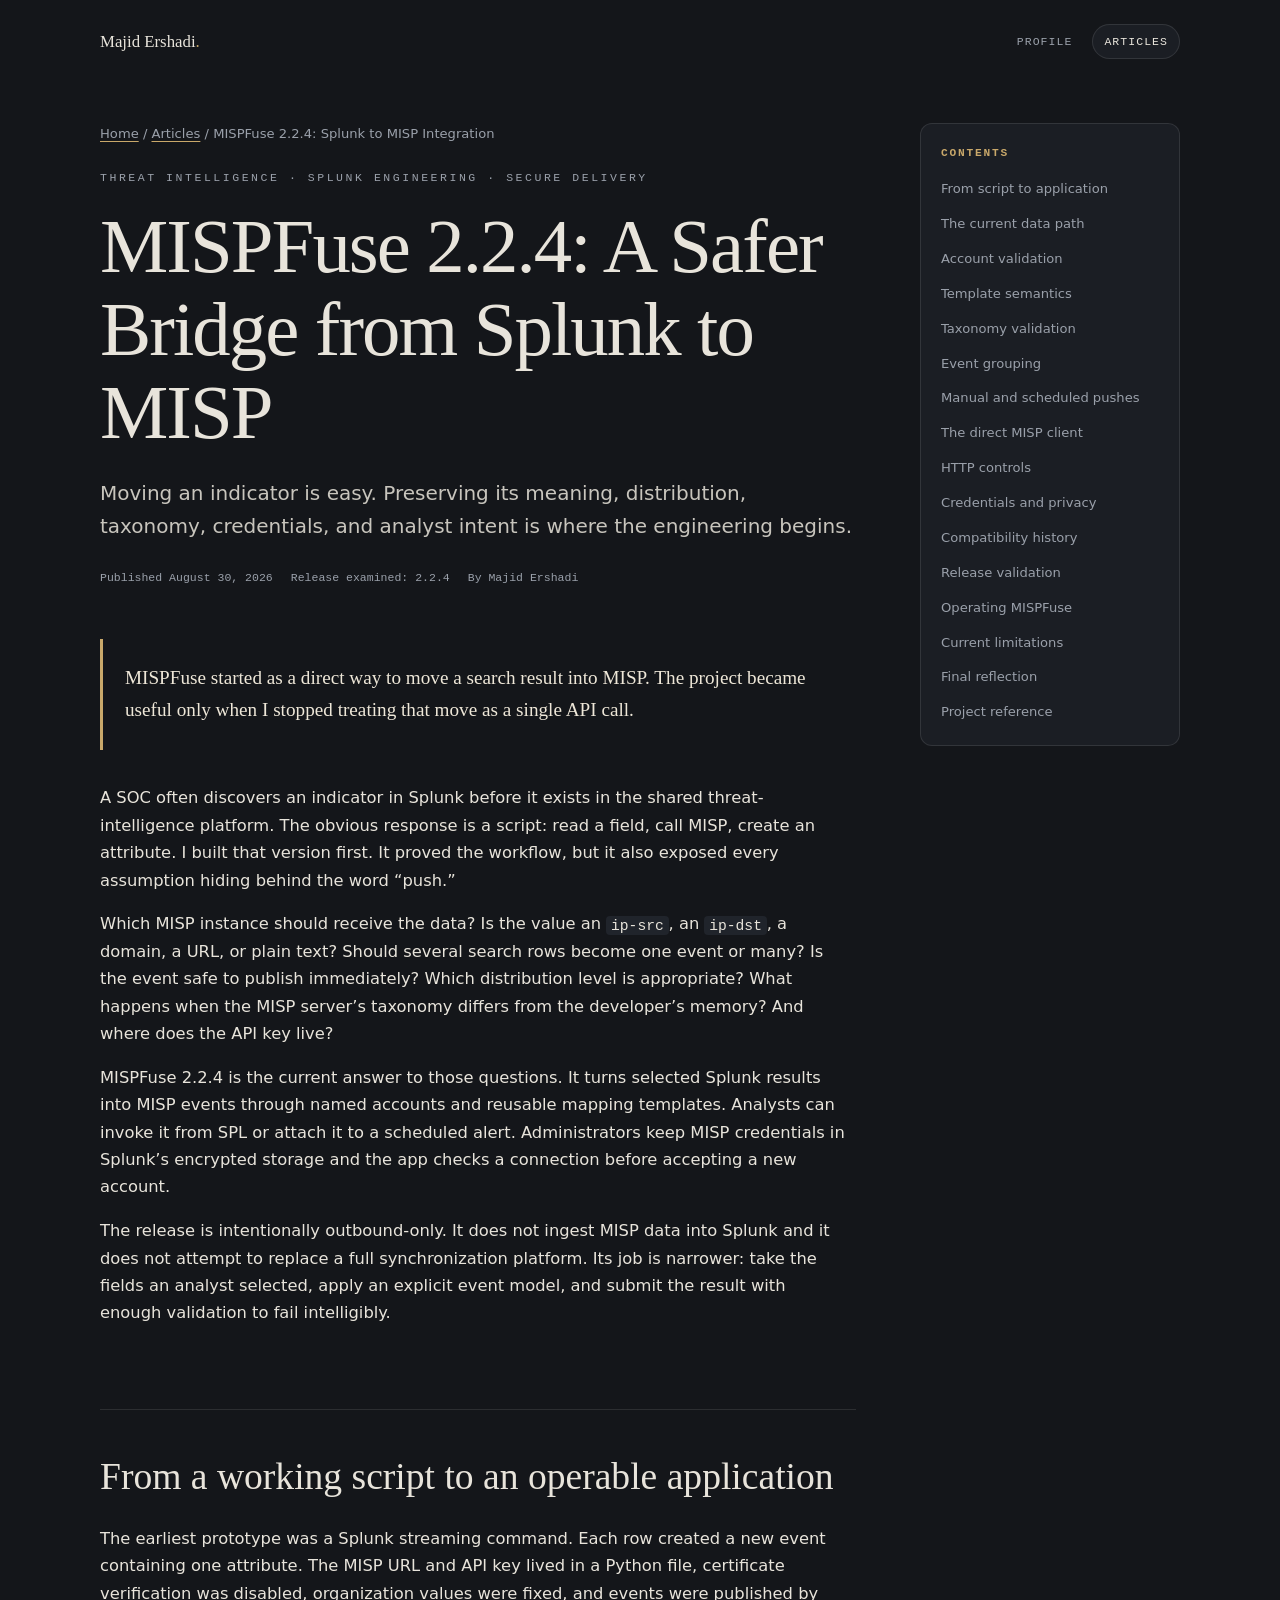
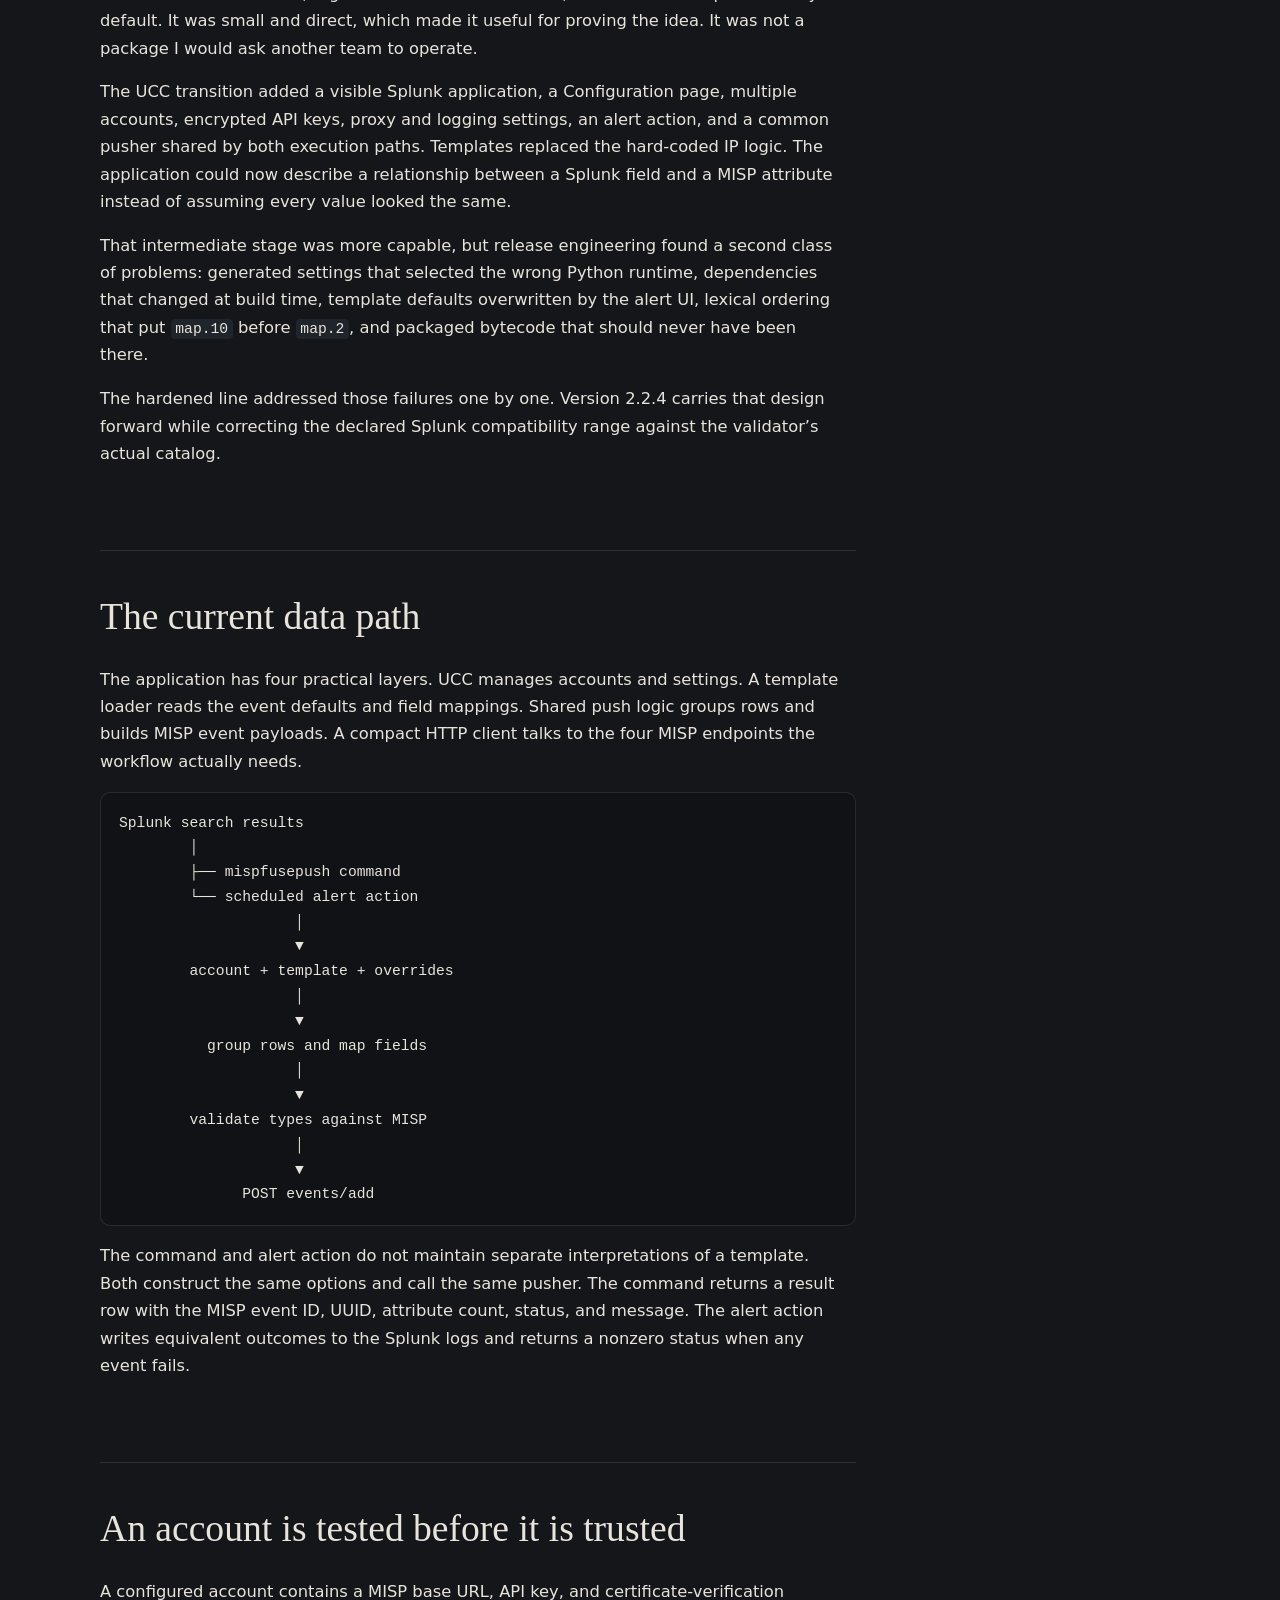
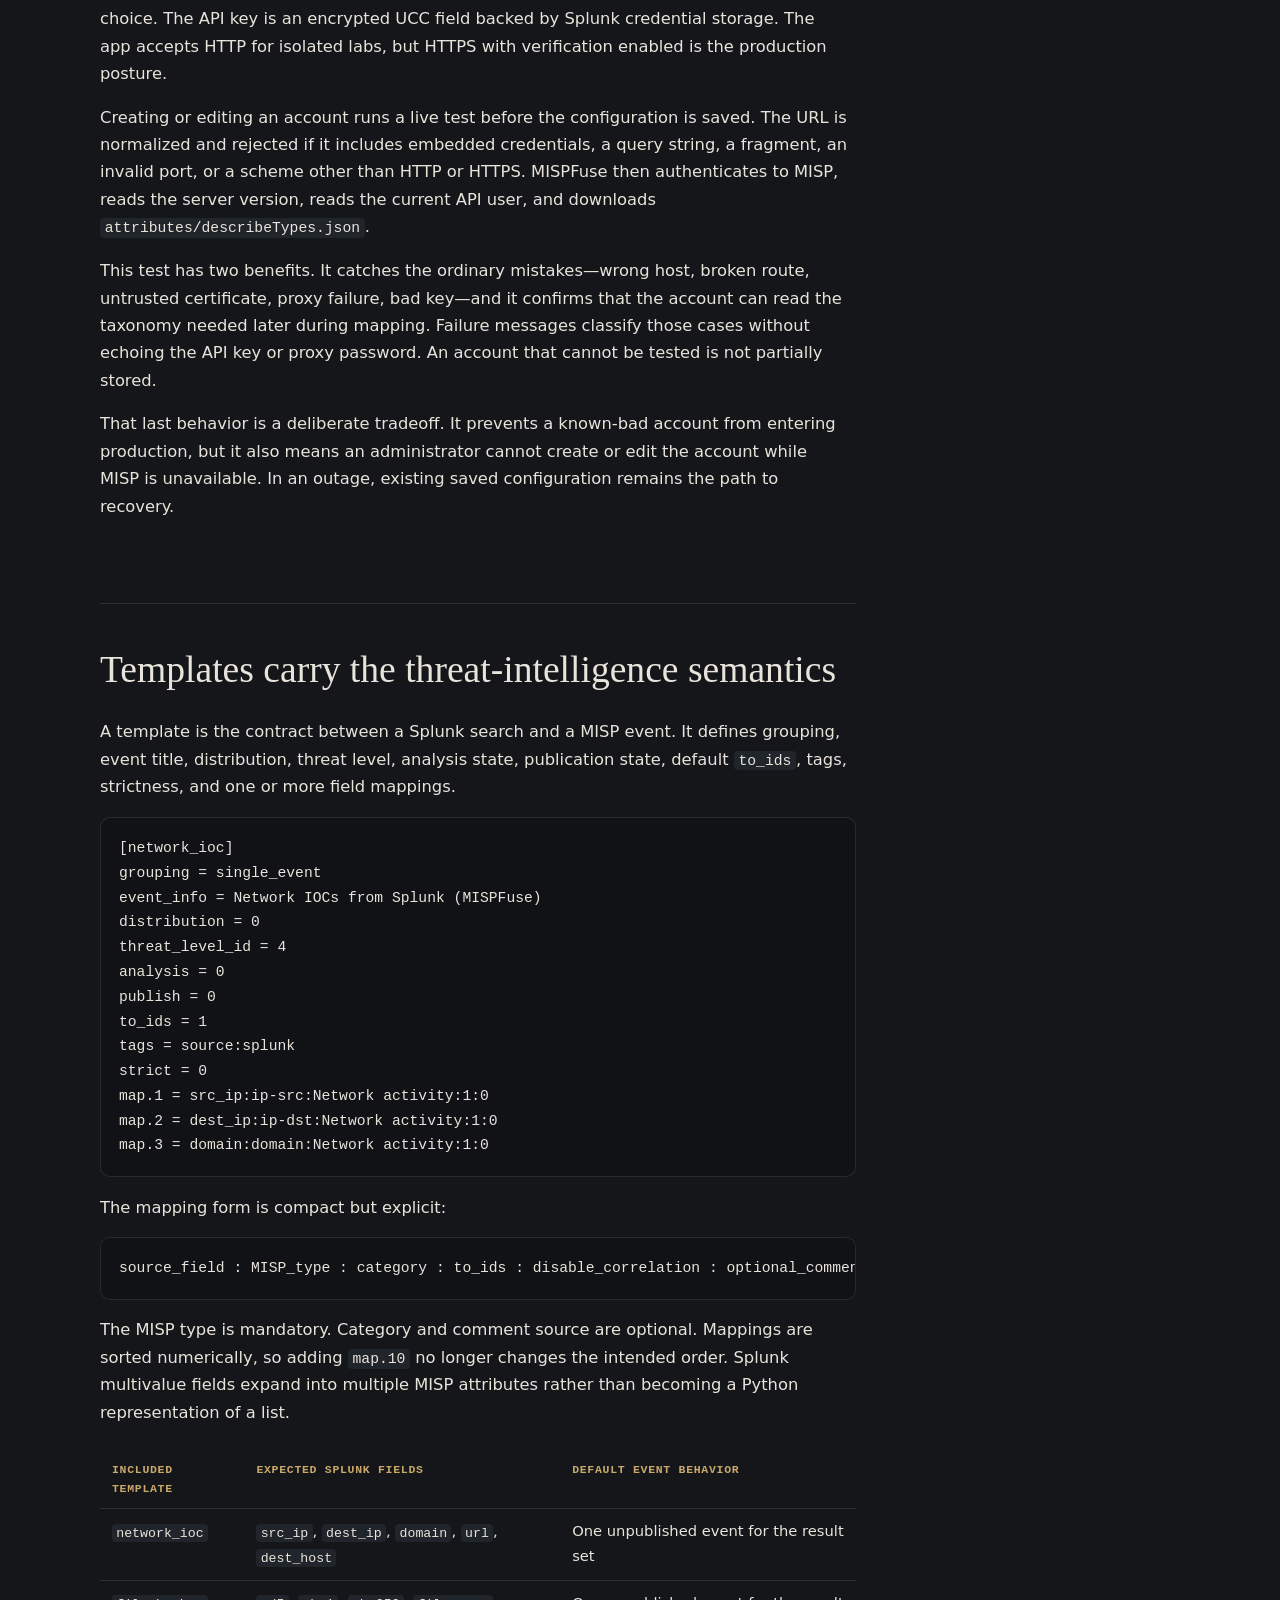
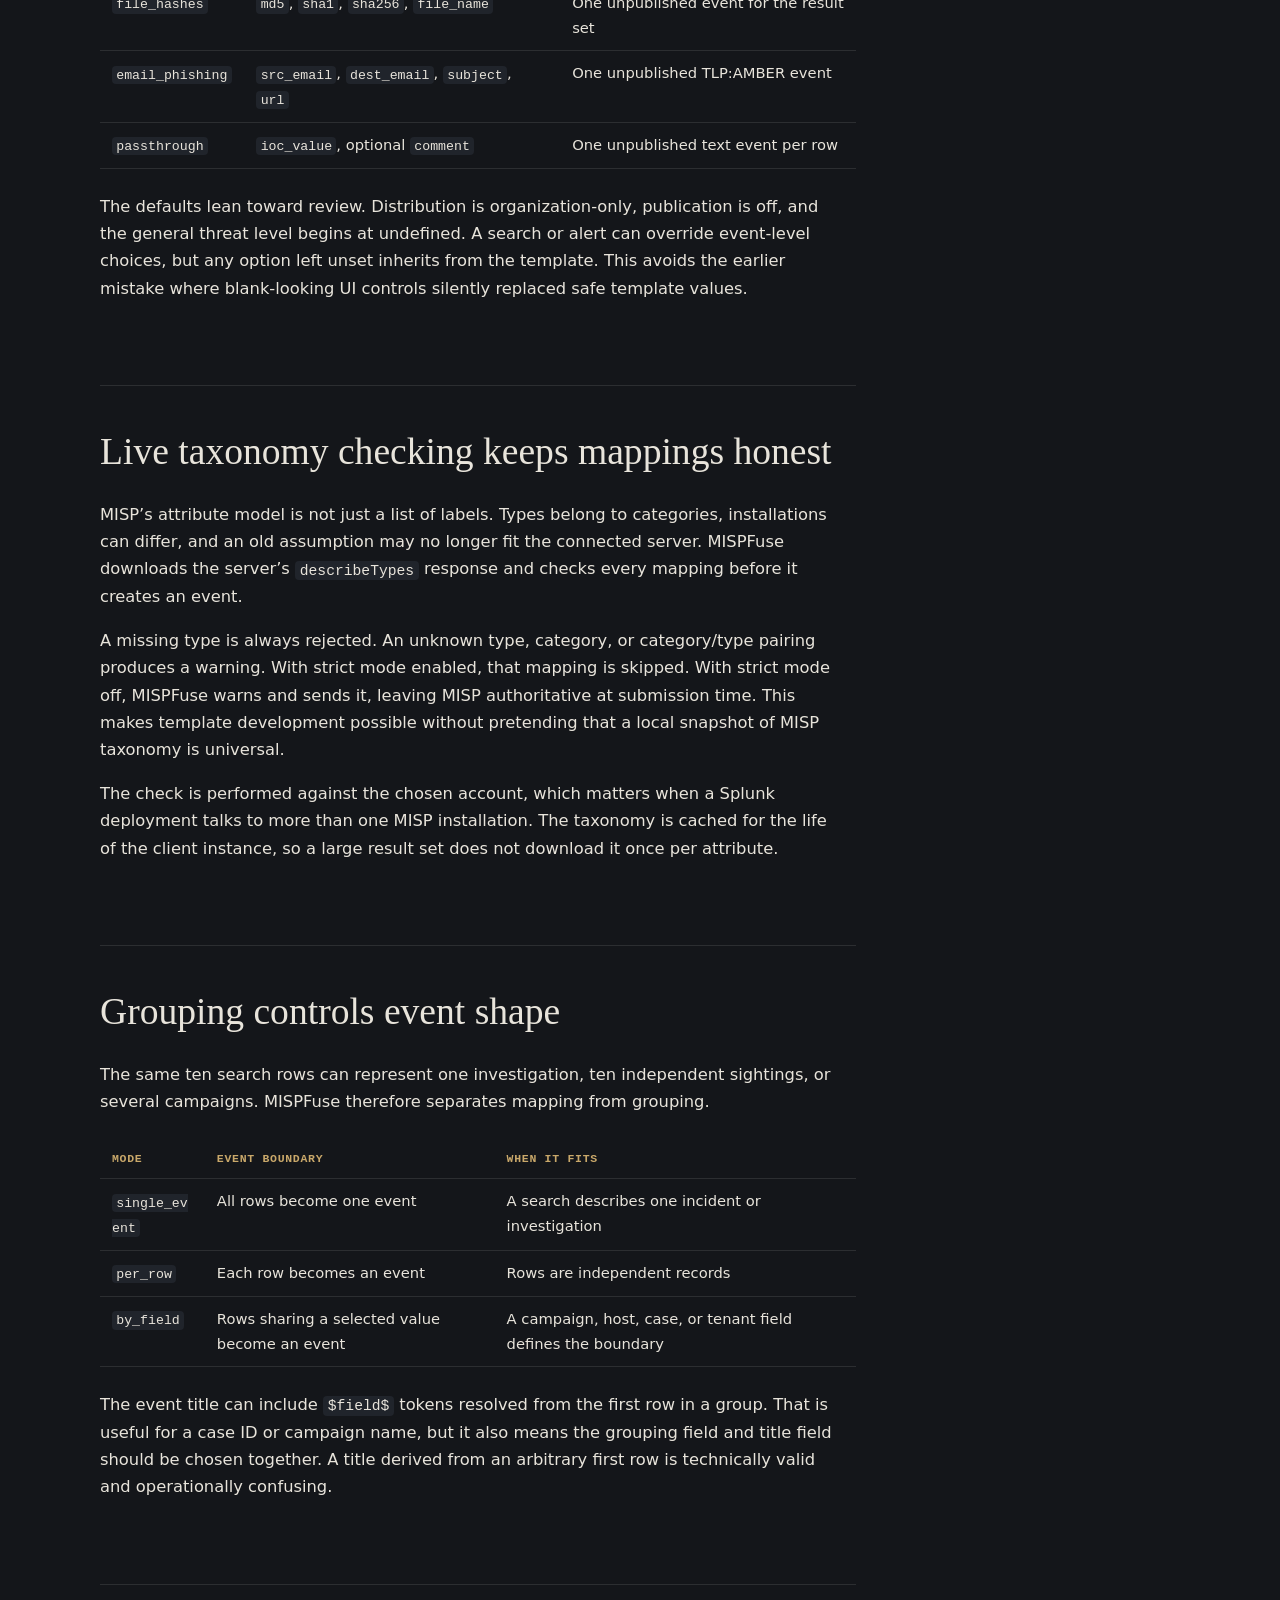
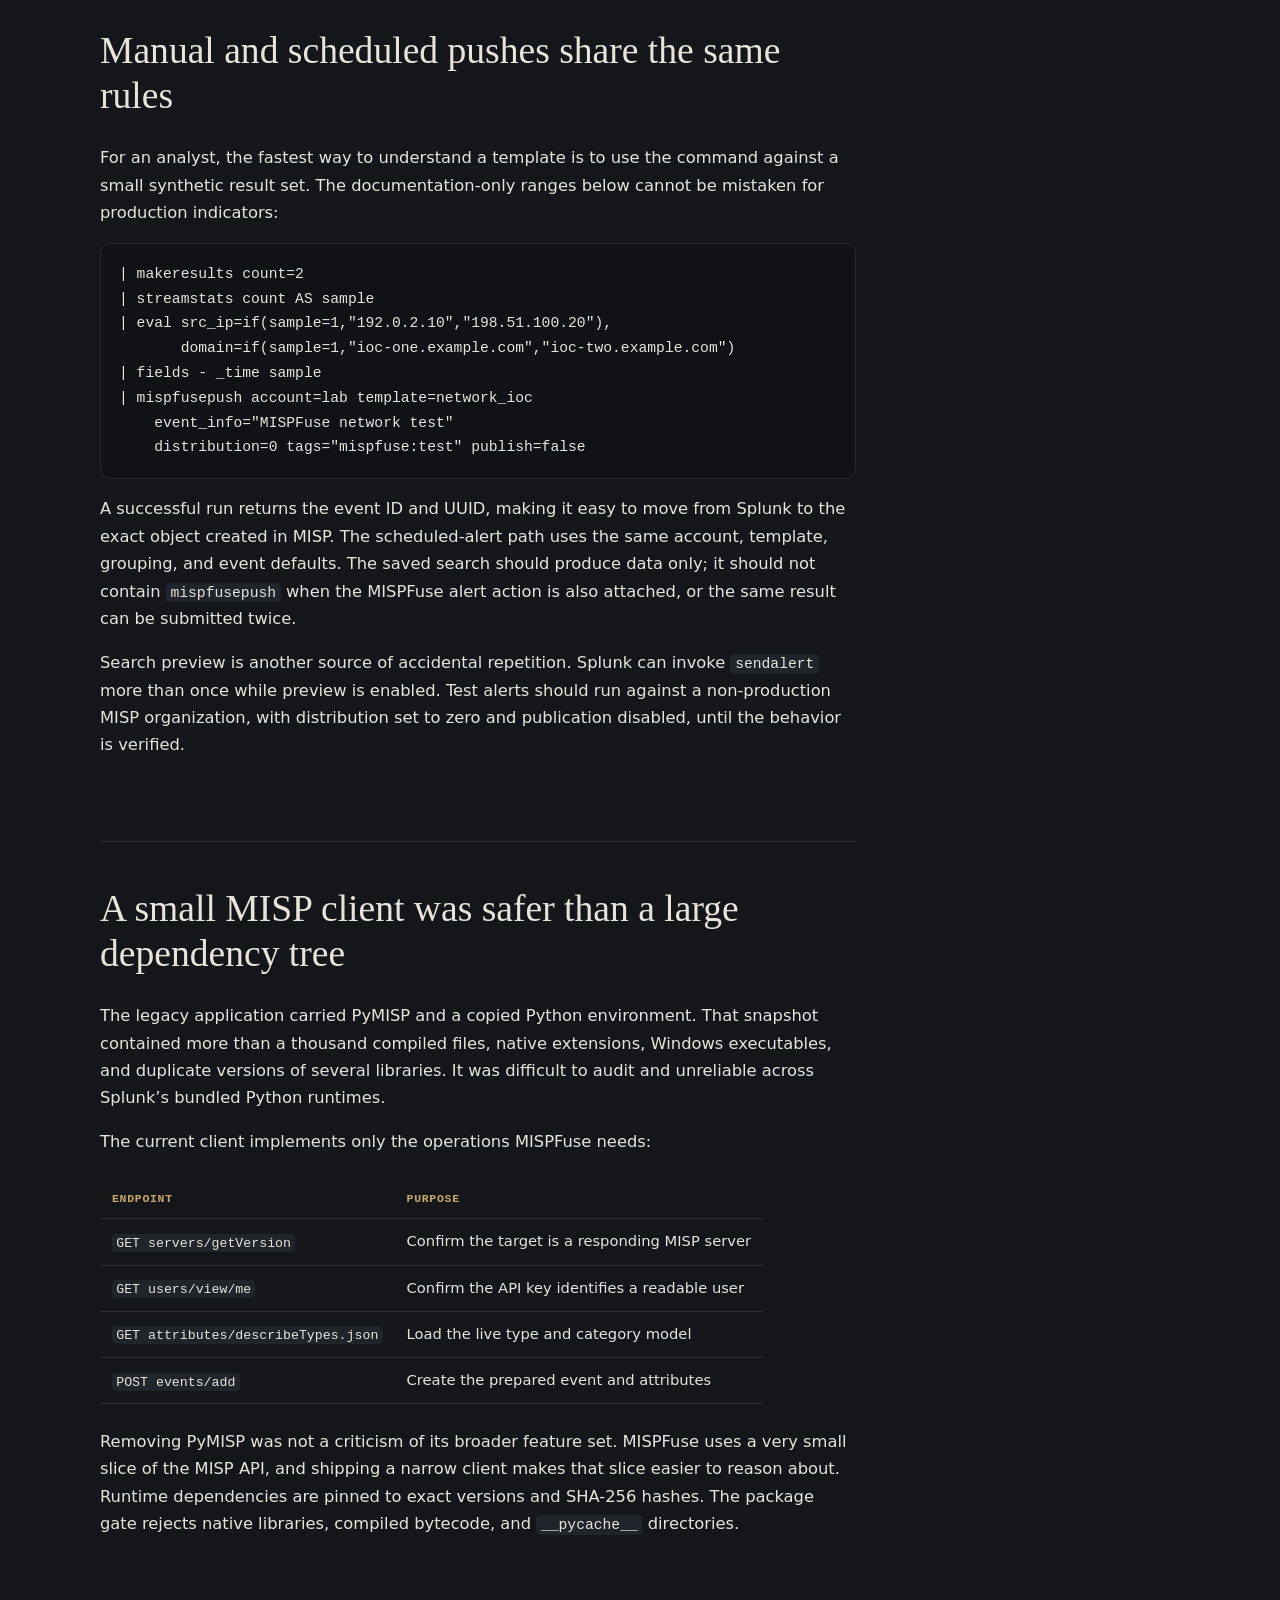
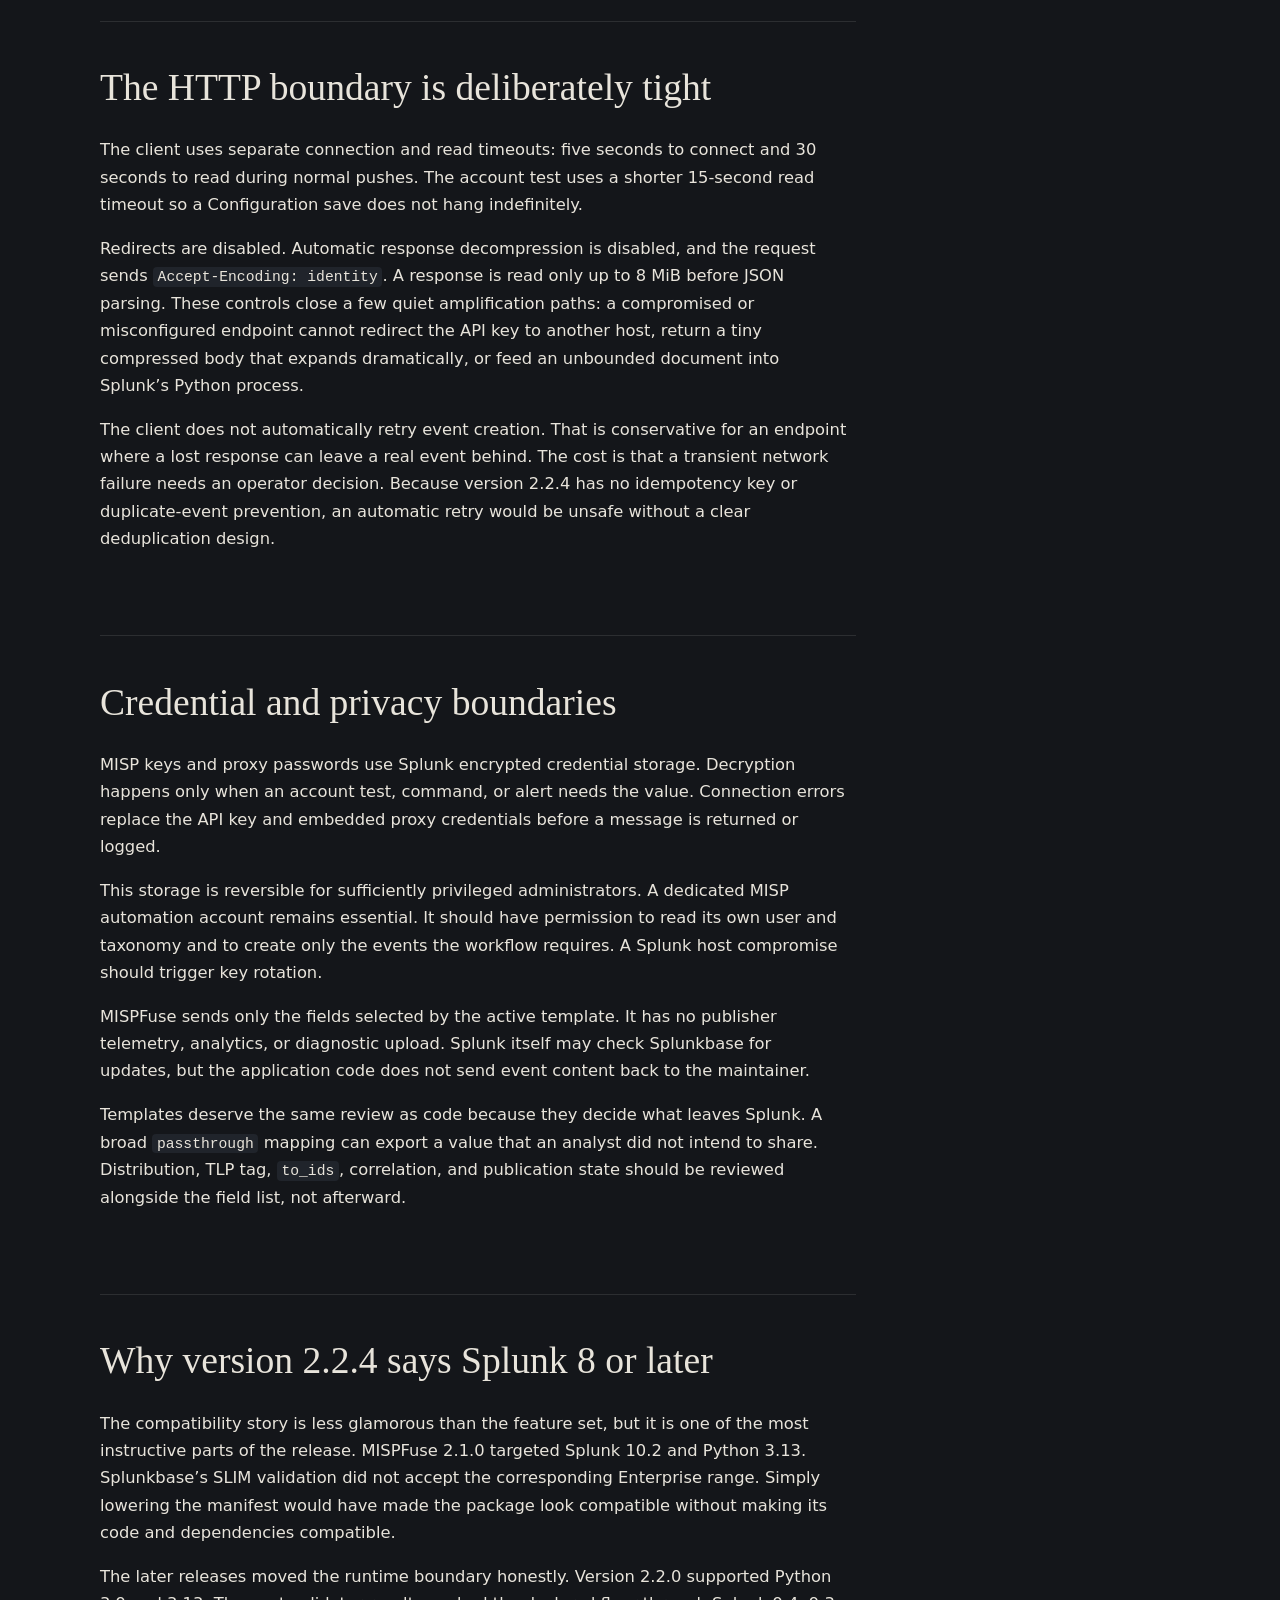
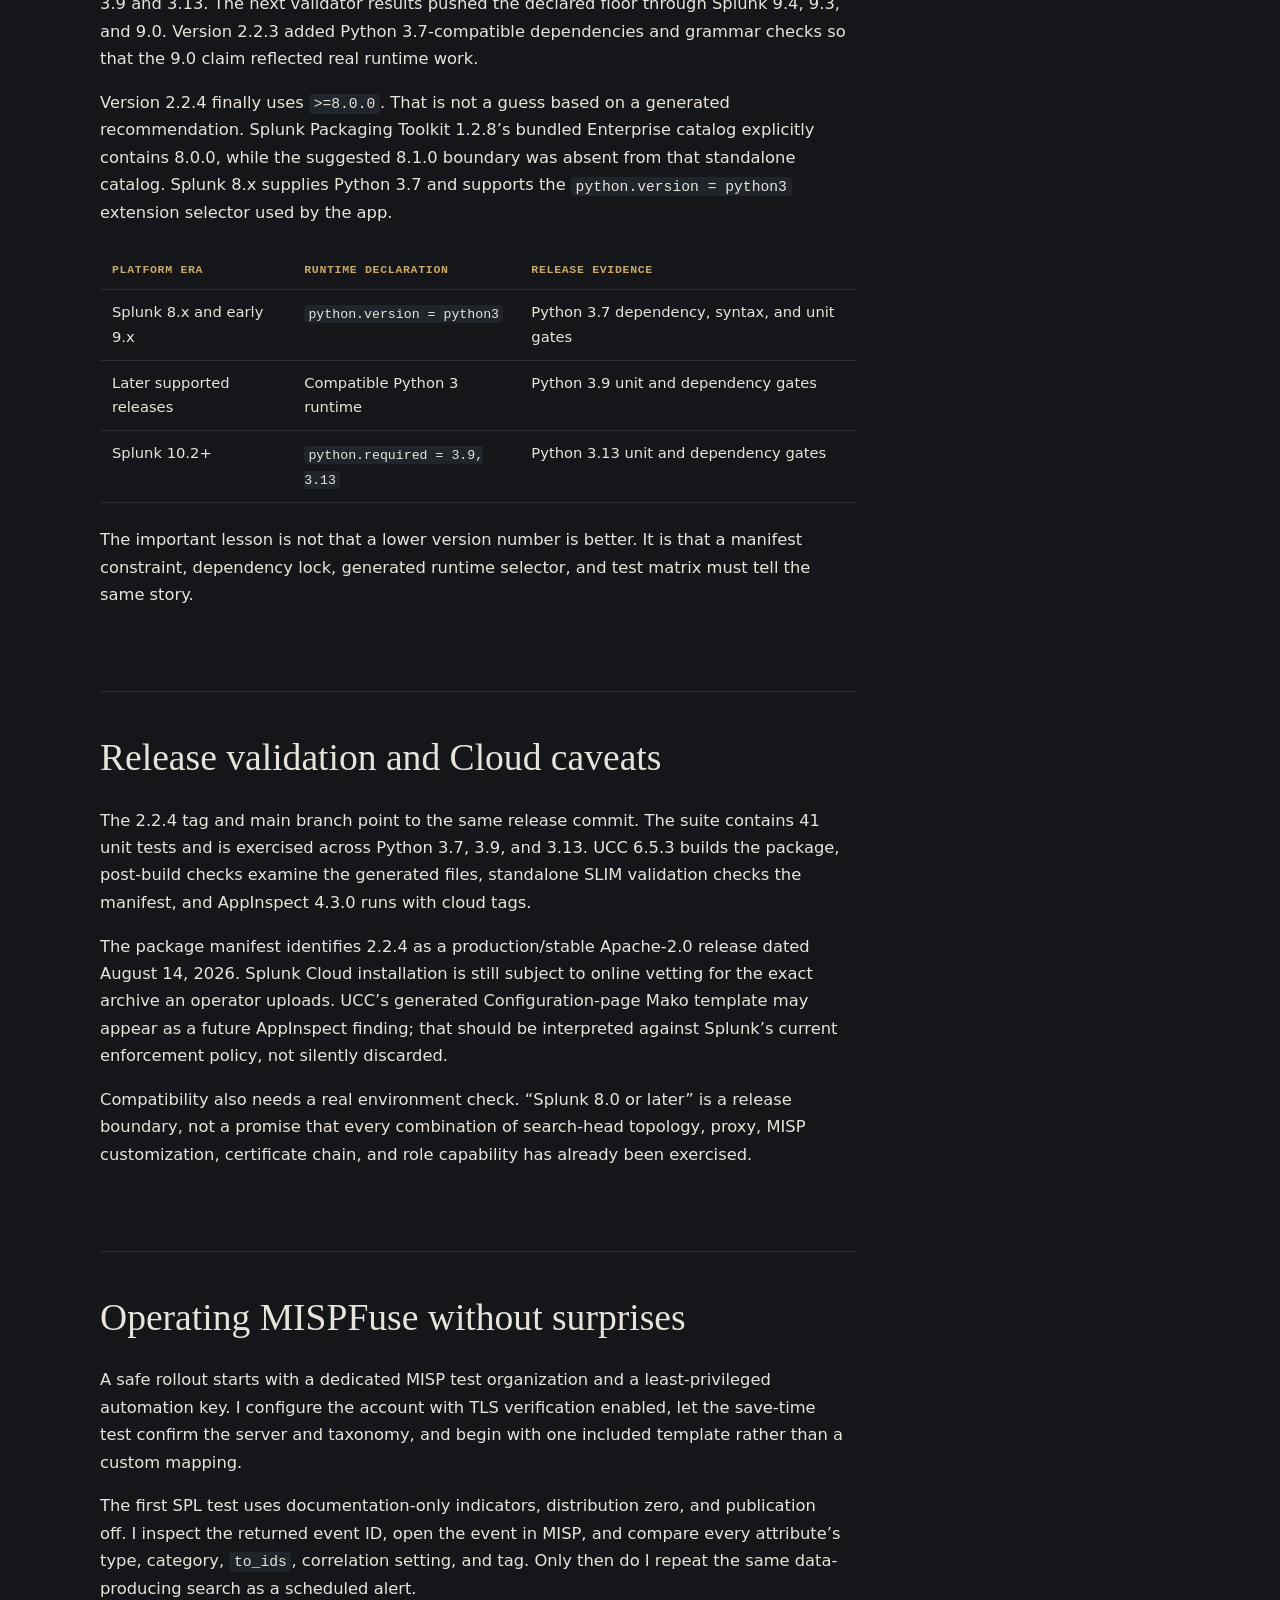
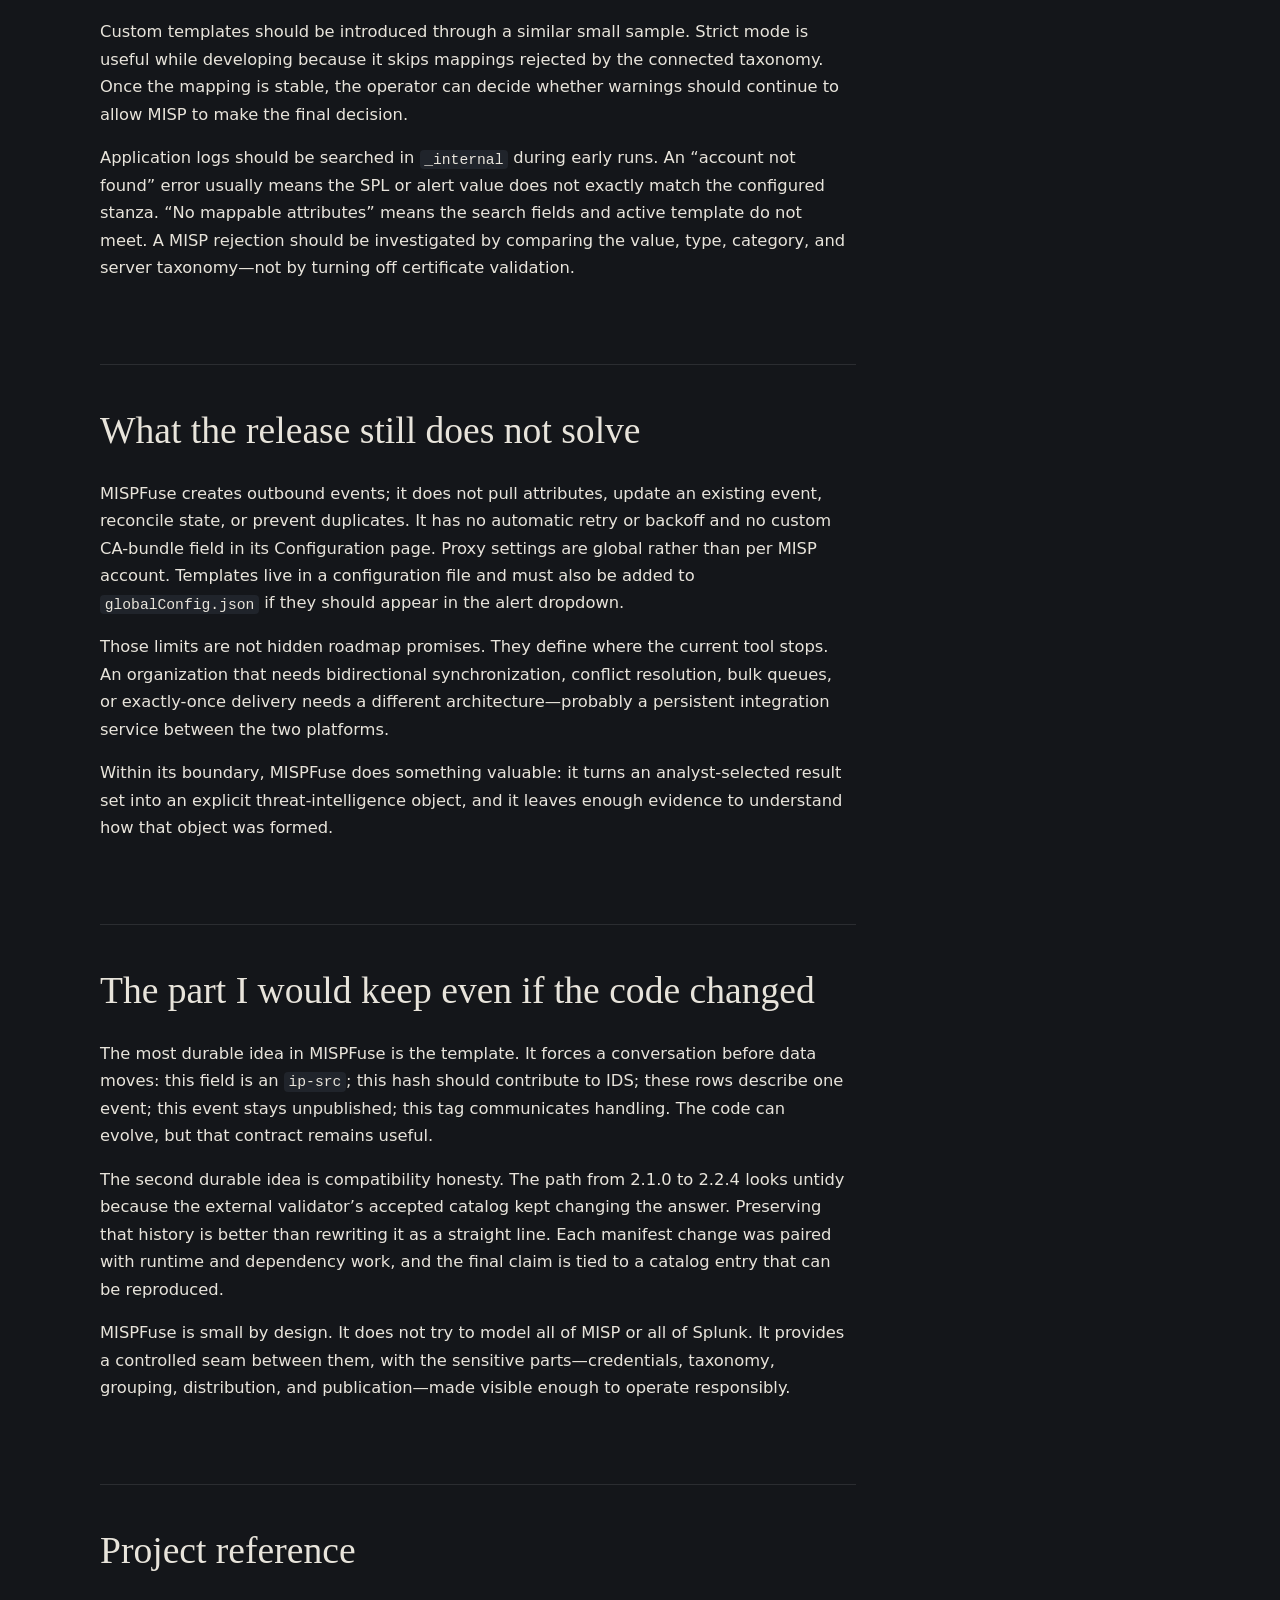
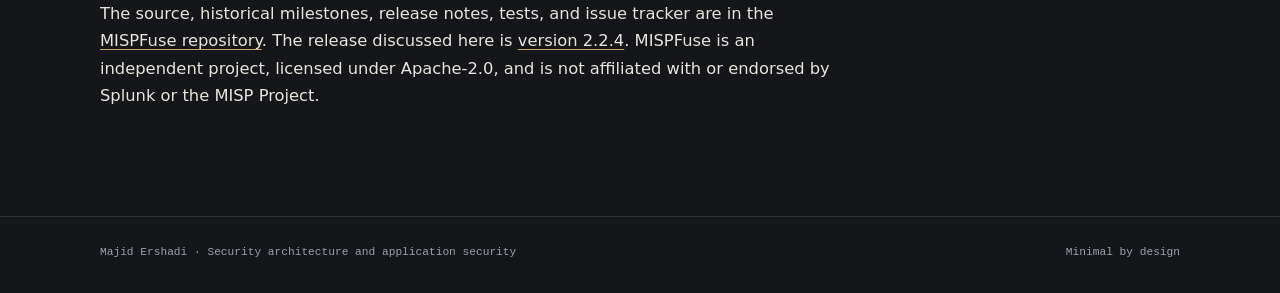
<file: articles/mispfuse-2-2-4/index.html>
<!DOCTYPE html>
<html lang="en">
<head>
<meta charset="utf-8" />
<meta name="viewport" content="width=device-width, initial-scale=1" />
<title>MISPFuse 2.2.4: Splunk to MISP Integration | Majid Ershadi</title>
<meta name="description" content="Send Splunk results to MISP with MISPFuse 2.2.4: validated mappings, encrypted credentials, event grouping, alert workflows, and compatibility notes." />
<meta name="referrer" content="strict-origin-when-cross-origin" />
<meta name="theme-color" content="#14161a" />
<link rel="canonical" href="https://majidershadi.github.io/articles/mispfuse-2-2-4/" />
<link rel="stylesheet" href="/assets/site.css" />
<link rel="alternate" type="application/rss+xml" title="Majid Ershadi Articles" href="/articles/feed.xml" />
<meta property="og:type" content="article" />
<meta property="og:title" content="MISPFuse 2.2.4: Splunk to MISP Integration" />
<meta property="og:description" content="Send Splunk results to MISP with MISPFuse 2.2.4: validated mappings, encrypted credentials, event grouping, alert workflows, and compatibility notes." />
<meta property="og:url" content="https://majidershadi.github.io/articles/mispfuse-2-2-4/" />
<meta property="article:published_time" content="2026-08-30" />
<meta property="article:modified_time" content="2026-08-30" />
<meta property="article:author" content="Majid Ershadi" />
<meta name="twitter:card" content="summary" />
<script type="application/ld+json">{"@context":"https://schema.org","@type":"TechArticle","headline":"MISPFuse 2.2.4: A Safer Bridge from Splunk to MISP","description":"The engineering story and operating model of server-validated mappings, encrypted MISP credentials, SPL and alert workflows, hardened packaging, and honest Splunk compatibility.","author":{"@type":"Person","name":"Majid Ershadi","url":"https://majidershadi.github.io/"},"datePublished":"2026-08-30","dateModified":"2026-08-30","mainEntityOfPage":"https://majidershadi.github.io/articles/mispfuse-2-2-4/","about":["MISP","Splunk Enterprise","Threat intelligence","Application security","Security operations"]}</script>
<script type="application/ld+json">{"@context": "https://schema.org", "@type": "BreadcrumbList", "itemListElement": [{"@type": "ListItem", "position": 1, "name": "Home", "item": "https://majidershadi.github.io/"}, {"@type": "ListItem", "position": 2, "name": "Articles", "item": "https://majidershadi.github.io/articles/"}, {"@type": "ListItem", "position": 3, "name": "MISPFuse 2.2.4: A Safer Bridge from Splunk to MISP", "item": "https://majidershadi.github.io/articles/mispfuse-2-2-4/"}]}</script>
</head>
<body>
<a class="skip-link" href="#main">Skip to content</a>
<header class="site-shell">
<nav class="site-nav" aria-label="Primary">
  <a class="site-brand" href="/">Majid Ershadi<span class="dot">.</span></a>
  <ul class="site-tabs"><li><a href="/">Profile</a></li><li><a href="/articles/" aria-current="page">Articles</a></li></ul>
</nav>
</header>
<main id="main" class="page-main">
<div class="article-layout">
<article class="article">
<nav class="breadcrumbs" aria-label="Breadcrumb"><a href="/">Home</a><span aria-hidden="true"> / </span><a href="/articles/">Articles</a><span aria-hidden="true"> / </span><span aria-current="page">MISPFuse 2.2.4: Splunk to MISP Integration</span></nav>
<header class="article-header">
<p class="kicker">Threat intelligence · Splunk engineering · Secure delivery</p>
<h1 class="article-title">MISPFuse 2.2.4: A Safer Bridge from Splunk to MISP</h1>
<p class="article-deck">Moving an indicator is easy. Preserving its meaning, distribution, taxonomy, credentials, and analyst intent is where the engineering begins.</p>
<div class="meta"><time datetime="2026-08-30">Published August 30, 2026</time><span>Release examined: 2.2.4</span><span>By Majid Ershadi</span></div>
</header>
<div class="article-body">

<blockquote><p>MISPFuse started as a direct way to move a search result into MISP. The project became useful only when I stopped treating that move as a single API call.</p></blockquote>

<p>A SOC often discovers an indicator in Splunk before it exists in the shared threat-intelligence platform. The obvious response is a script: read a field, call MISP, create an attribute. I built that version first. It proved the workflow, but it also exposed every assumption hiding behind the word “push.”</p>

<p>Which MISP instance should receive the data? Is the value an <code>ip-src</code>, an <code>ip-dst</code>, a domain, a URL, or plain text? Should several search rows become one event or many? Is the event safe to publish immediately? Which distribution level is appropriate? What happens when the MISP server’s taxonomy differs from the developer’s memory? And where does the API key live?</p>

<p>MISPFuse 2.2.4 is the current answer to those questions. It turns selected Splunk results into MISP events through named accounts and reusable mapping templates. Analysts can invoke it from SPL or attach it to a scheduled alert. Administrators keep MISP credentials in Splunk’s encrypted storage and the app checks a connection before accepting a new account.</p>

<p>The release is intentionally outbound-only. It does not ingest MISP data into Splunk and it does not attempt to replace a full synchronization platform. Its job is narrower: take the fields an analyst selected, apply an explicit event model, and submit the result with enough validation to fail intelligibly.</p>

<h2 id="from-a-working-script-to-an-operable-application">From a working script to an operable application</h2>

<p>The earliest prototype was a Splunk streaming command. Each row created a new event containing one attribute. The MISP URL and API key lived in a Python file, certificate verification was disabled, organization values were fixed, and events were published by default. It was small and direct, which made it useful for proving the idea. It was not a package I would ask another team to operate.</p>

<p>The UCC transition added a visible Splunk application, a Configuration page, multiple accounts, encrypted API keys, proxy and logging settings, an alert action, and a common pusher shared by both execution paths. Templates replaced the hard-coded IP logic. The application could now describe a relationship between a Splunk field and a MISP attribute instead of assuming every value looked the same.</p>

<p>That intermediate stage was more capable, but release engineering found a second class of problems: generated settings that selected the wrong Python runtime, dependencies that changed at build time, template defaults overwritten by the alert UI, lexical ordering that put <code>map.10</code> before <code>map.2</code>, and packaged bytecode that should never have been there.</p>

<p>The hardened line addressed those failures one by one. Version 2.2.4 carries that design forward while correcting the declared Splunk compatibility range against the validator’s actual catalog.</p>

<h2 id="the-current-data-path">The current data path</h2>

<p>The application has four practical layers. UCC manages accounts and settings. A template loader reads the event defaults and field mappings. Shared push logic groups rows and builds MISP event payloads. A compact HTTP client talks to the four MISP endpoints the workflow actually needs.</p>

<pre><code>Splunk search results
        │
        ├── mispfusepush command
        └── scheduled alert action
                    │
                    ▼
        account + template + overrides
                    │
                    ▼
          group rows and map fields
                    │
                    ▼
        validate types against MISP
                    │
                    ▼
              POST events/add</code></pre>

<p>The command and alert action do not maintain separate interpretations of a template. Both construct the same options and call the same pusher. The command returns a result row with the MISP event ID, UUID, attribute count, status, and message. The alert action writes equivalent outcomes to the Splunk logs and returns a nonzero status when any event fails.</p>

<h2 id="an-account-is-tested-before-it-is-trusted">An account is tested before it is trusted</h2>

<p>A configured account contains a MISP base URL, API key, and certificate-verification choice. The API key is an encrypted UCC field backed by Splunk credential storage. The app accepts HTTP for isolated labs, but HTTPS with verification enabled is the production posture.</p>

<p>Creating or editing an account runs a live test before the configuration is saved. The URL is normalized and rejected if it includes embedded credentials, a query string, a fragment, an invalid port, or a scheme other than HTTP or HTTPS. MISPFuse then authenticates to MISP, reads the server version, reads the current API user, and downloads <code>attributes/describeTypes.json</code>.</p>

<p>This test has two benefits. It catches the ordinary mistakes—wrong host, broken route, untrusted certificate, proxy failure, bad key—and it confirms that the account can read the taxonomy needed later during mapping. Failure messages classify those cases without echoing the API key or proxy password. An account that cannot be tested is not partially stored.</p>

<p>That last behavior is a deliberate tradeoff. It prevents a known-bad account from entering production, but it also means an administrator cannot create or edit the account while MISP is unavailable. In an outage, existing saved configuration remains the path to recovery.</p>

<h2 id="templates-carry-the-threat-intelligence-semantics">Templates carry the threat-intelligence semantics</h2>

<p>A template is the contract between a Splunk search and a MISP event. It defines grouping, event title, distribution, threat level, analysis state, publication state, default <code>to_ids</code>, tags, strictness, and one or more field mappings.</p>

<pre><code class="language-ini">[network_ioc]
grouping = single_event
event_info = Network IOCs from Splunk (MISPFuse)
distribution = 0
threat_level_id = 4
analysis = 0
publish = 0
to_ids = 1
tags = source:splunk
strict = 0
map.1 = src_ip:ip-src:Network activity:1:0
map.2 = dest_ip:ip-dst:Network activity:1:0
map.3 = domain:domain:Network activity:1:0</code></pre>

<p>The mapping form is compact but explicit:</p>

<pre><code>source_field : MISP_type : category : to_ids : disable_correlation : optional_comment_field</code></pre>

<p>The MISP type is mandatory. Category and comment source are optional. Mappings are sorted numerically, so adding <code>map.10</code> no longer changes the intended order. Splunk multivalue fields expand into multiple MISP attributes rather than becoming a Python representation of a list.</p>

<table>
<thead><tr><th>Included template</th><th>Expected Splunk fields</th><th>Default event behavior</th></tr></thead>
<tbody>
<tr><td><code>network_ioc</code></td><td><code>src_ip</code>, <code>dest_ip</code>, <code>domain</code>, <code>url</code>, <code>dest_host</code></td><td>One unpublished event for the result set</td></tr>
<tr><td><code>file_hashes</code></td><td><code>md5</code>, <code>sha1</code>, <code>sha256</code>, <code>file_name</code></td><td>One unpublished event for the result set</td></tr>
<tr><td><code>email_phishing</code></td><td><code>src_email</code>, <code>dest_email</code>, <code>subject</code>, <code>url</code></td><td>One unpublished TLP:AMBER event</td></tr>
<tr><td><code>passthrough</code></td><td><code>ioc_value</code>, optional <code>comment</code></td><td>One unpublished text event per row</td></tr>
</tbody>
</table>

<p>The defaults lean toward review. Distribution is organization-only, publication is off, and the general threat level begins at undefined. A search or alert can override event-level choices, but any option left unset inherits from the template. This avoids the earlier mistake where blank-looking UI controls silently replaced safe template values.</p>

<h2 id="live-taxonomy-checking-keeps-mappings-honest">Live taxonomy checking keeps mappings honest</h2>

<p>MISP’s attribute model is not just a list of labels. Types belong to categories, installations can differ, and an old assumption may no longer fit the connected server. MISPFuse downloads the server’s <code>describeTypes</code> response and checks every mapping before it creates an event.</p>

<p>A missing type is always rejected. An unknown type, category, or category/type pairing produces a warning. With strict mode enabled, that mapping is skipped. With strict mode off, MISPFuse warns and sends it, leaving MISP authoritative at submission time. This makes template development possible without pretending that a local snapshot of MISP taxonomy is universal.</p>

<p>The check is performed against the chosen account, which matters when a Splunk deployment talks to more than one MISP installation. The taxonomy is cached for the life of the client instance, so a large result set does not download it once per attribute.</p>

<h2 id="grouping-controls-event-shape">Grouping controls event shape</h2>

<p>The same ten search rows can represent one investigation, ten independent sightings, or several campaigns. MISPFuse therefore separates mapping from grouping.</p>

<table>
<thead><tr><th>Mode</th><th>Event boundary</th><th>When it fits</th></tr></thead>
<tbody>
<tr><td><code>single_event</code></td><td>All rows become one event</td><td>A search describes one incident or investigation</td></tr>
<tr><td><code>per_row</code></td><td>Each row becomes an event</td><td>Rows are independent records</td></tr>
<tr><td><code>by_field</code></td><td>Rows sharing a selected value become an event</td><td>A campaign, host, case, or tenant field defines the boundary</td></tr>
</tbody>
</table>

<p>The event title can include <code>$field$</code> tokens resolved from the first row in a group. That is useful for a case ID or campaign name, but it also means the grouping field and title field should be chosen together. A title derived from an arbitrary first row is technically valid and operationally confusing.</p>

<h2 id="manual-push-and-scheduled-push-share-the-same-rules">Manual and scheduled pushes share the same rules</h2>

<p>For an analyst, the fastest way to understand a template is to use the command against a small synthetic result set. The documentation-only ranges below cannot be mistaken for production indicators:</p>

<pre><code class="language-spl">| makeresults count=2
| streamstats count AS sample
| eval src_ip=if(sample=1,"192.0.2.10","198.51.100.20"),
       domain=if(sample=1,"ioc-one.example.com","ioc-two.example.com")
| fields - _time sample
| mispfusepush account=lab template=network_ioc
    event_info="MISPFuse network test"
    distribution=0 tags="mispfuse:test" publish=false</code></pre>

<p>A successful run returns the event ID and UUID, making it easy to move from Splunk to the exact object created in MISP. The scheduled-alert path uses the same account, template, grouping, and event defaults. The saved search should produce data only; it should not contain <code>mispfusepush</code> when the MISPFuse alert action is also attached, or the same result can be submitted twice.</p>

<p>Search preview is another source of accidental repetition. Splunk can invoke <code>sendalert</code> more than once while preview is enabled. Test alerts should run against a non-production MISP organization, with distribution set to zero and publication disabled, until the behavior is verified.</p>

<h2 id="a-small-misp-client-was-safer-than-a-large-dependency-tree">A small MISP client was safer than a large dependency tree</h2>

<p>The legacy application carried PyMISP and a copied Python environment. That snapshot contained more than a thousand compiled files, native extensions, Windows executables, and duplicate versions of several libraries. It was difficult to audit and unreliable across Splunk’s bundled Python runtimes.</p>

<p>The current client implements only the operations MISPFuse needs:</p>

<table>
<thead><tr><th>Endpoint</th><th>Purpose</th></tr></thead>
<tbody>
<tr><td><code>GET servers/getVersion</code></td><td>Confirm the target is a responding MISP server</td></tr>
<tr><td><code>GET users/view/me</code></td><td>Confirm the API key identifies a readable user</td></tr>
<tr><td><code>GET attributes/describeTypes.json</code></td><td>Load the live type and category model</td></tr>
<tr><td><code>POST events/add</code></td><td>Create the prepared event and attributes</td></tr>
</tbody>
</table>

<p>Removing PyMISP was not a criticism of its broader feature set. MISPFuse uses a very small slice of the MISP API, and shipping a narrow client makes that slice easier to reason about. Runtime dependencies are pinned to exact versions and SHA-256 hashes. The package gate rejects native libraries, compiled bytecode, and <code>__pycache__</code> directories.</p>

<h2 id="the-http-boundary-is-deliberately-tight">The HTTP boundary is deliberately tight</h2>

<p>The client uses separate connection and read timeouts: five seconds to connect and 30 seconds to read during normal pushes. The account test uses a shorter 15-second read timeout so a Configuration save does not hang indefinitely.</p>

<p>Redirects are disabled. Automatic response decompression is disabled, and the request sends <code>Accept-Encoding: identity</code>. A response is read only up to 8 MiB before JSON parsing. These controls close a few quiet amplification paths: a compromised or misconfigured endpoint cannot redirect the API key to another host, return a tiny compressed body that expands dramatically, or feed an unbounded document into Splunk’s Python process.</p>

<p>The client does not automatically retry event creation. That is conservative for an endpoint where a lost response can leave a real event behind. The cost is that a transient network failure needs an operator decision. Because version 2.2.4 has no idempotency key or duplicate-event prevention, an automatic retry would be unsafe without a clear deduplication design.</p>

<h2 id="credential-and-privacy-boundaries">Credential and privacy boundaries</h2>

<p>MISP keys and proxy passwords use Splunk encrypted credential storage. Decryption happens only when an account test, command, or alert needs the value. Connection errors replace the API key and embedded proxy credentials before a message is returned or logged.</p>

<p>This storage is reversible for sufficiently privileged administrators. A dedicated MISP automation account remains essential. It should have permission to read its own user and taxonomy and to create only the events the workflow requires. A Splunk host compromise should trigger key rotation.</p>

<p>MISPFuse sends only the fields selected by the active template. It has no publisher telemetry, analytics, or diagnostic upload. Splunk itself may check Splunkbase for updates, but the application code does not send event content back to the maintainer.</p>

<p>Templates deserve the same review as code because they decide what leaves Splunk. A broad <code>passthrough</code> mapping can export a value that an analyst did not intend to share. Distribution, TLP tag, <code>to_ids</code>, correlation, and publication state should be reviewed alongside the field list, not afterward.</p>

<h2 id="why-version-2-2-4-says-splunk-8-or-later">Why version 2.2.4 says Splunk 8 or later</h2>

<p>The compatibility story is less glamorous than the feature set, but it is one of the most instructive parts of the release. MISPFuse 2.1.0 targeted Splunk 10.2 and Python 3.13. Splunkbase’s SLIM validation did not accept the corresponding Enterprise range. Simply lowering the manifest would have made the package look compatible without making its code and dependencies compatible.</p>

<p>The later releases moved the runtime boundary honestly. Version 2.2.0 supported Python 3.9 and 3.13. The next validator results pushed the declared floor through Splunk 9.4, 9.3, and 9.0. Version 2.2.3 added Python 3.7-compatible dependencies and grammar checks so that the 9.0 claim reflected real runtime work.</p>

<p>Version 2.2.4 finally uses <code>&gt;=8.0.0</code>. That is not a guess based on a generated recommendation. Splunk Packaging Toolkit 1.2.8’s bundled Enterprise catalog explicitly contains 8.0.0, while the suggested 8.1.0 boundary was absent from that standalone catalog. Splunk 8.x supplies Python 3.7 and supports the <code>python.version = python3</code> extension selector used by the app.</p>

<table>
<thead><tr><th>Platform era</th><th>Runtime declaration</th><th>Release evidence</th></tr></thead>
<tbody>
<tr><td>Splunk 8.x and early 9.x</td><td><code>python.version = python3</code></td><td>Python 3.7 dependency, syntax, and unit gates</td></tr>
<tr><td>Later supported releases</td><td>Compatible Python 3 runtime</td><td>Python 3.9 unit and dependency gates</td></tr>
<tr><td>Splunk 10.2+</td><td><code>python.required = 3.9, 3.13</code></td><td>Python 3.13 unit and dependency gates</td></tr>
</tbody>
</table>

<p>The important lesson is not that a lower version number is better. It is that a manifest constraint, dependency lock, generated runtime selector, and test matrix must tell the same story.</p>

<h2 id="release-validation-and-cloud-caveats">Release validation and Cloud caveats</h2>

<p>The 2.2.4 tag and main branch point to the same release commit. The suite contains 41 unit tests and is exercised across Python 3.7, 3.9, and 3.13. UCC 6.5.3 builds the package, post-build checks examine the generated files, standalone SLIM validation checks the manifest, and AppInspect 4.3.0 runs with cloud tags.</p>

<p>The package manifest identifies 2.2.4 as a production/stable Apache-2.0 release dated August 14, 2026. Splunk Cloud installation is still subject to online vetting for the exact archive an operator uploads. UCC’s generated Configuration-page Mako template may appear as a future AppInspect finding; that should be interpreted against Splunk’s current enforcement policy, not silently discarded.</p>

<p>Compatibility also needs a real environment check. “Splunk 8.0 or later” is a release boundary, not a promise that every combination of search-head topology, proxy, MISP customization, certificate chain, and role capability has already been exercised.</p>

<h2 id="operating-mispfuse-without-surprises">Operating MISPFuse without surprises</h2>

<p>A safe rollout starts with a dedicated MISP test organization and a least-privileged automation key. I configure the account with TLS verification enabled, let the save-time test confirm the server and taxonomy, and begin with one included template rather than a custom mapping.</p>

<p>The first SPL test uses documentation-only indicators, distribution zero, and publication off. I inspect the returned event ID, open the event in MISP, and compare every attribute’s type, category, <code>to_ids</code>, correlation setting, and tag. Only then do I repeat the same data-producing search as a scheduled alert.</p>

<p>Custom templates should be introduced through a similar small sample. Strict mode is useful while developing because it skips mappings rejected by the connected taxonomy. Once the mapping is stable, the operator can decide whether warnings should continue to allow MISP to make the final decision.</p>

<p>Application logs should be searched in <code>_internal</code> during early runs. An “account not found” error usually means the SPL or alert value does not exactly match the configured stanza. “No mappable attributes” means the search fields and active template do not meet. A MISP rejection should be investigated by comparing the value, type, category, and server taxonomy—not by turning off certificate validation.</p>

<h2 id="what-the-release-still-does-not-solve">What the release still does not solve</h2>

<p>MISPFuse creates outbound events; it does not pull attributes, update an existing event, reconcile state, or prevent duplicates. It has no automatic retry or backoff and no custom CA-bundle field in its Configuration page. Proxy settings are global rather than per MISP account. Templates live in a configuration file and must also be added to <code>globalConfig.json</code> if they should appear in the alert dropdown.</p>

<p>Those limits are not hidden roadmap promises. They define where the current tool stops. An organization that needs bidirectional synchronization, conflict resolution, bulk queues, or exactly-once delivery needs a different architecture—probably a persistent integration service between the two platforms.</p>

<p>Within its boundary, MISPFuse does something valuable: it turns an analyst-selected result set into an explicit threat-intelligence object, and it leaves enough evidence to understand how that object was formed.</p>

<h2 id="the-part-i-would-keep-even-if-the-code-changed">The part I would keep even if the code changed</h2>

<p>The most durable idea in MISPFuse is the template. It forces a conversation before data moves: this field is an <code>ip-src</code>; this hash should contribute to IDS; these rows describe one event; this event stays unpublished; this tag communicates handling. The code can evolve, but that contract remains useful.</p>

<p>The second durable idea is compatibility honesty. The path from 2.1.0 to 2.2.4 looks untidy because the external validator’s accepted catalog kept changing the answer. Preserving that history is better than rewriting it as a straight line. Each manifest change was paired with runtime and dependency work, and the final claim is tied to a catalog entry that can be reproduced.</p>

<p>MISPFuse is small by design. It does not try to model all of MISP or all of Splunk. It provides a controlled seam between them, with the sensitive parts—credentials, taxonomy, grouping, distribution, and publication—made visible enough to operate responsibly.</p>

<h2 id="project-reference">Project reference</h2>

<p>The source, historical milestones, release notes, tests, and issue tracker are in the <a href="https://github.com/majidershadi/mispfuse">MISPFuse repository</a>. The release discussed here is <a href="https://github.com/majidershadi/mispfuse/releases/tag/v2.2.4">version 2.2.4</a>. MISPFuse is an independent project, licensed under Apache-2.0, and is not affiliated with or endorsed by Splunk or the MISP Project.</p>

</div>
</article>
<aside class="toc" aria-label="Table of contents">
<h2>Contents</h2>
<ol>
<li><a href="#from-a-working-script-to-an-operable-application">From script to application</a></li>
<li><a href="#the-current-data-path">The current data path</a></li>
<li><a href="#an-account-is-tested-before-it-is-trusted">Account validation</a></li>
<li><a href="#templates-carry-the-threat-intelligence-semantics">Template semantics</a></li>
<li><a href="#live-taxonomy-checking-keeps-mappings-honest">Taxonomy validation</a></li>
<li><a href="#grouping-controls-event-shape">Event grouping</a></li>
<li><a href="#manual-push-and-scheduled-push-share-the-same-rules">Manual and scheduled pushes</a></li>
<li><a href="#a-small-misp-client-was-safer-than-a-large-dependency-tree">The direct MISP client</a></li>
<li><a href="#the-http-boundary-is-deliberately-tight">HTTP controls</a></li>
<li><a href="#credential-and-privacy-boundaries">Credentials and privacy</a></li>
<li><a href="#why-version-2-2-4-says-splunk-8-or-later">Compatibility history</a></li>
<li><a href="#release-validation-and-cloud-caveats">Release validation</a></li>
<li><a href="#operating-mispfuse-without-surprises">Operating MISPFuse</a></li>
<li><a href="#what-the-release-still-does-not-solve">Current limitations</a></li>
<li><a href="#the-part-i-would-keep-even-if-the-code-changed">Final reflection</a></li>
<li><a href="#project-reference">Project reference</a></li>
</ol>
</aside>
</div>
</main>
<footer class="site-footer"><div class="site-shell"><span>Majid Ershadi · Security architecture and application security</span><span>Minimal by design</span></div></footer>
</body>
</html>
</file>
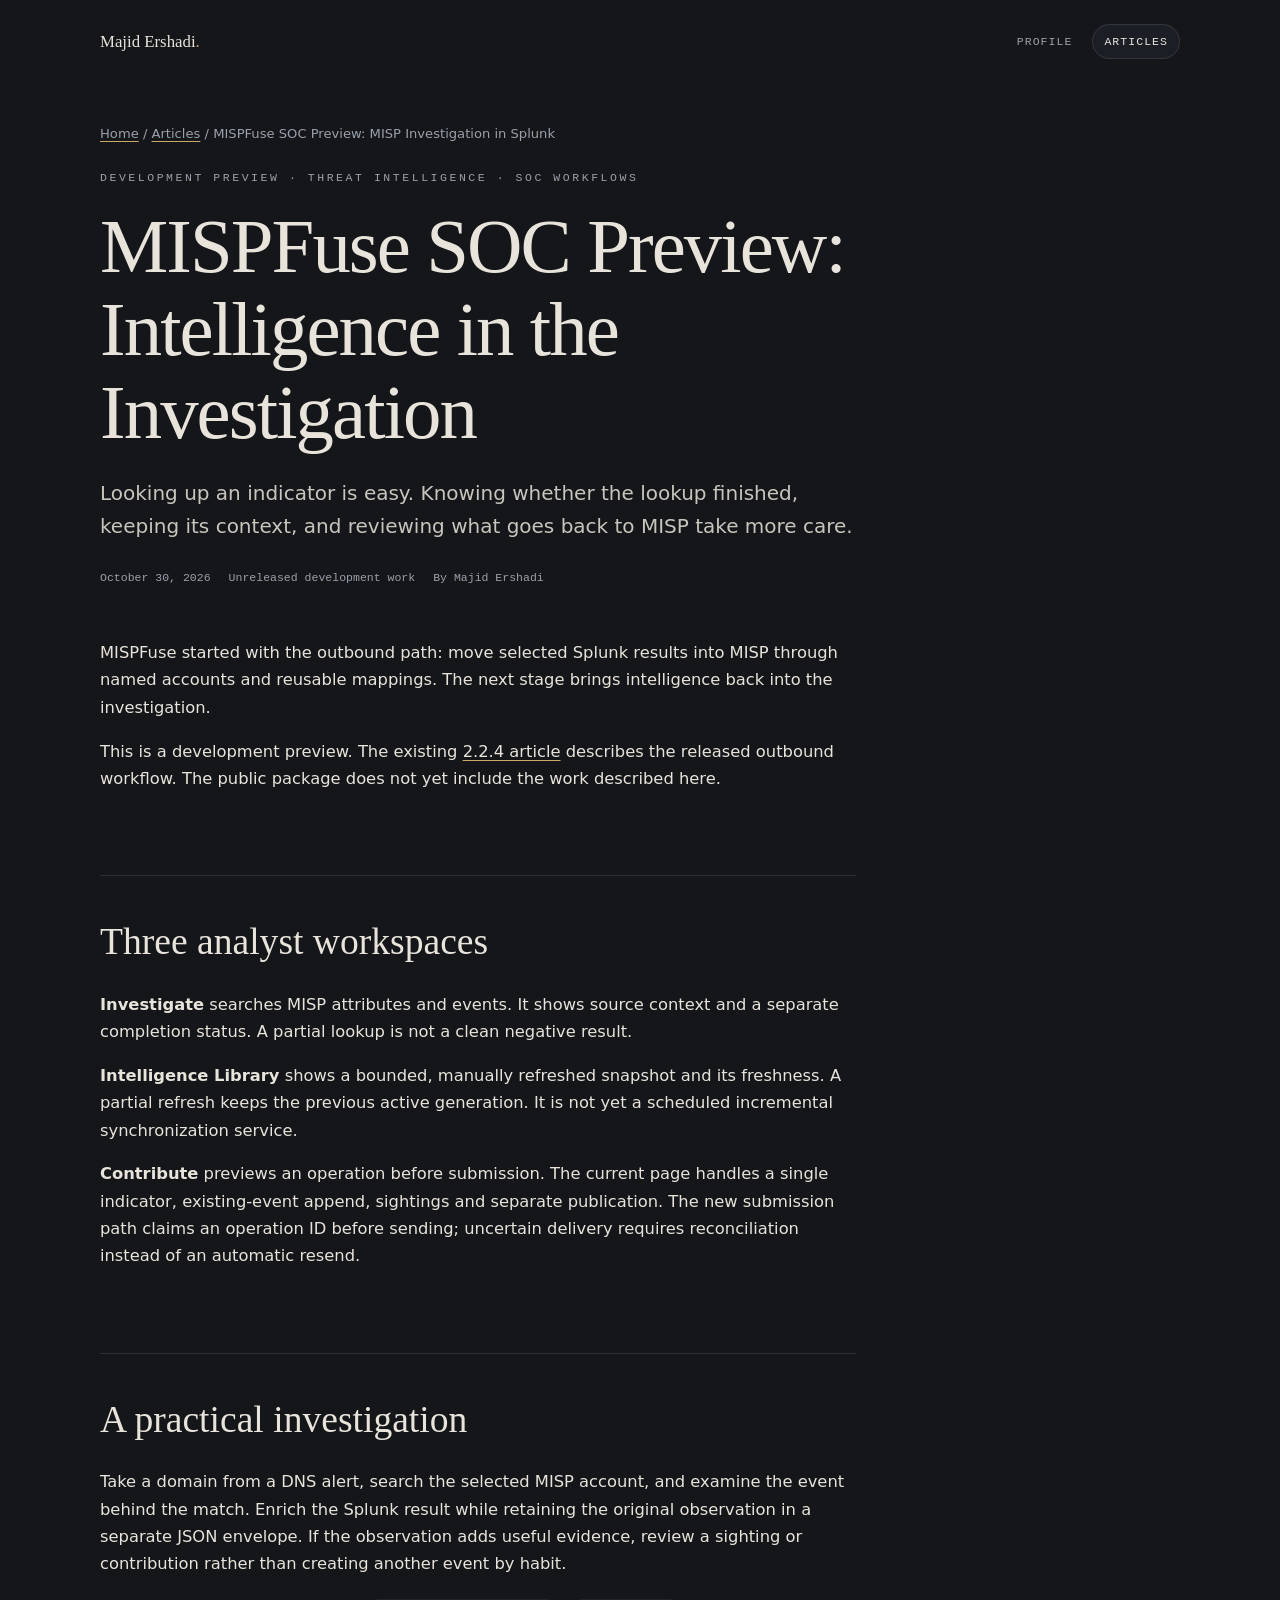
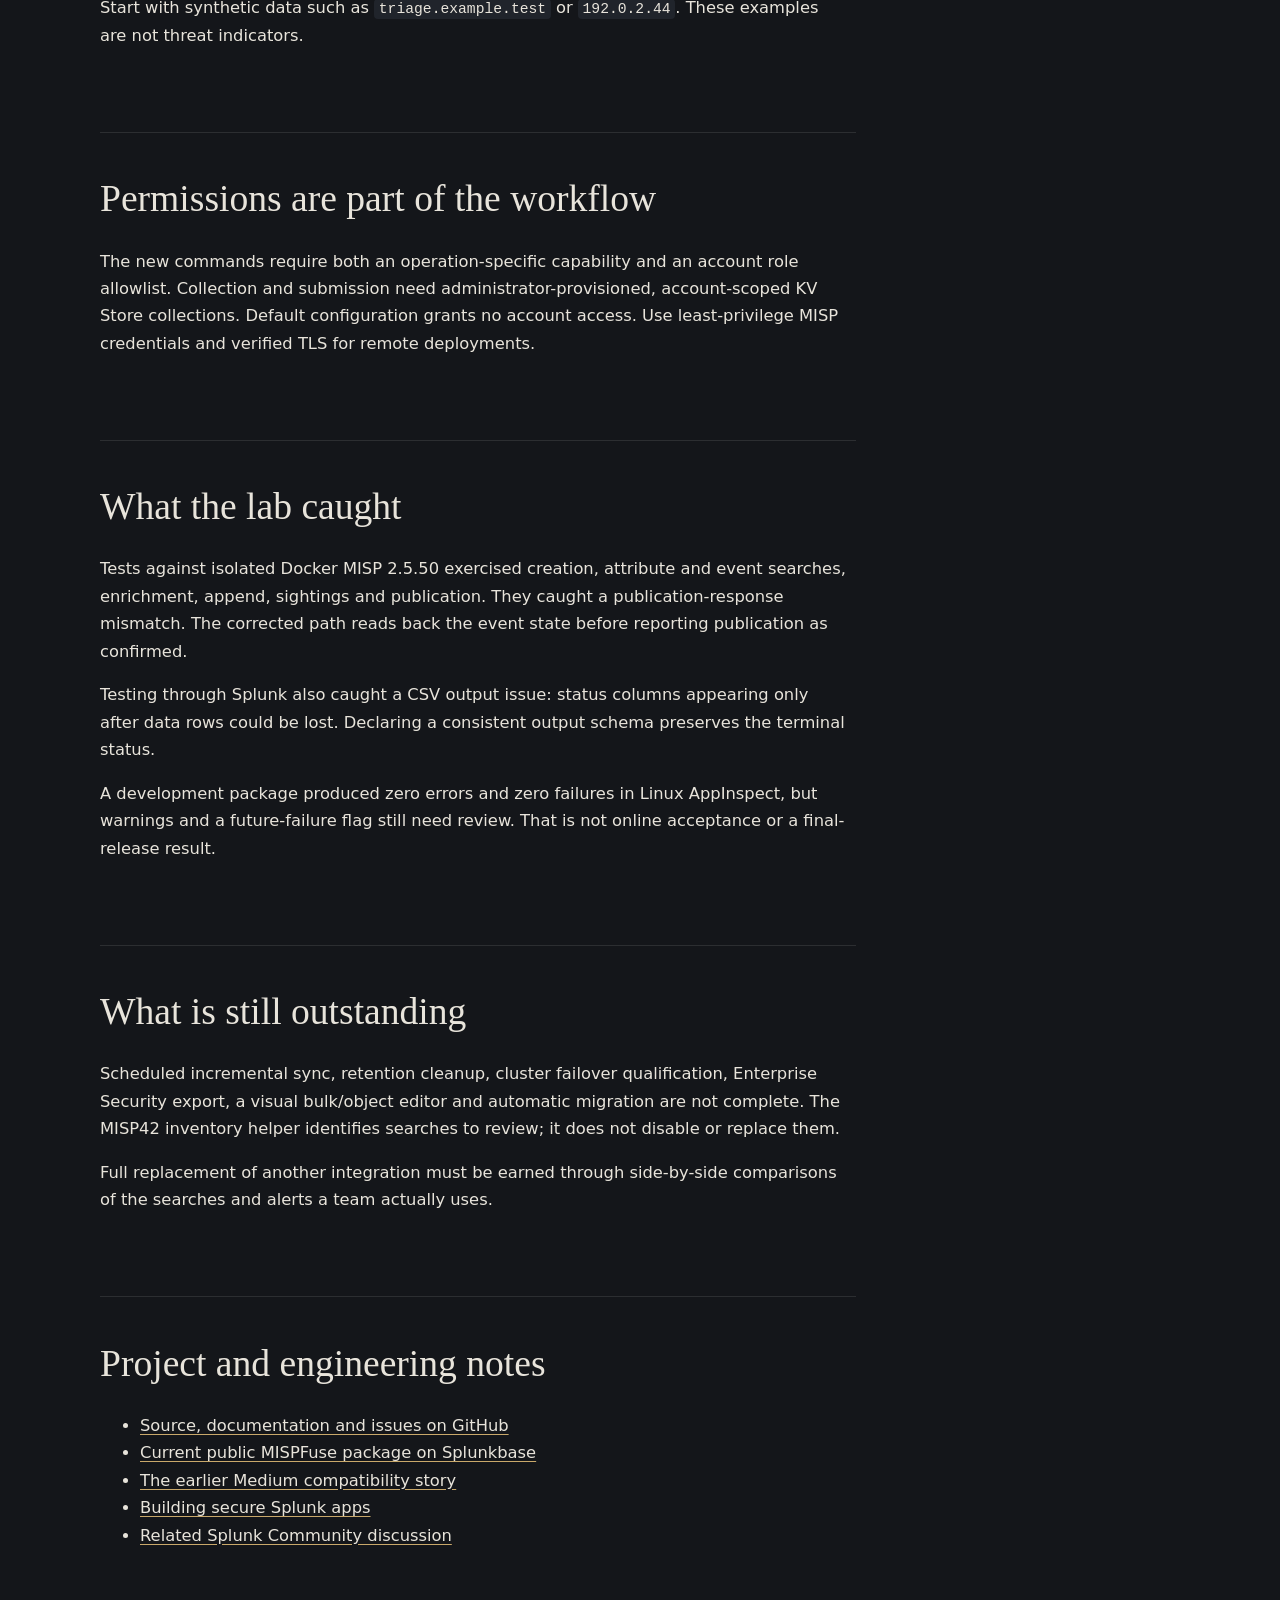
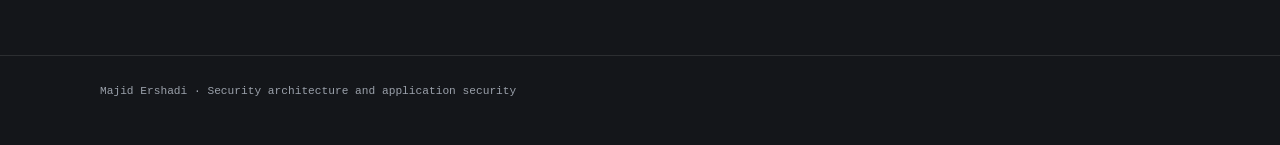
<file: articles/mispfuse-soc-preview/index.html>
<!DOCTYPE html>
<html lang="en"><head>
<meta charset="utf-8" /><meta name="viewport" content="width=device-width, initial-scale=1" />
<title>MISPFuse SOC Preview: MISP Investigation in Splunk | Majid Ershadi</title>
<meta name="description" content="Preview MISPFuse investigation workflows in Splunk: MISP searches, indicator enrichment, snapshot freshness, reviewed contributions, and release limits." />
<link rel="canonical" href="https://majidershadi.github.io/articles/mispfuse-soc-preview/" />
<link rel="stylesheet" href="/assets/site.css" />
<meta property="og:type" content="article" /><meta property="og:title" content="MISPFuse SOC Preview: MISP Investigation in Splunk" />
<meta property="og:description" content="Preview MISPFuse investigation workflows in Splunk: MISP searches, indicator enrichment, snapshot freshness, reviewed contributions, and release limits." />
<meta property="og:url" content="https://majidershadi.github.io/articles/mispfuse-soc-preview/" />
<meta name="twitter:card" content="summary" />
<meta property="article:published_time" content="2026-10-30" />
<meta property="article:author" content="Majid Ershadi" />
<link rel="alternate" type="application/rss+xml" title="Majid Ershadi Articles" href="/articles/feed.xml" />
<script type="application/ld+json">{"@context": "https://schema.org", "@type": "TechArticle", "headline": "MISPFuse SOC Preview: Intelligence in the Investigation", "description": "Preview MISPFuse investigation workflows in Splunk: MISP searches, indicator enrichment, snapshot freshness, reviewed contributions, and release limits.", "author": {"@type": "Person", "name": "Majid Ershadi", "url": "https://majidershadi.github.io/"}, "datePublished": "2026-10-30", "mainEntityOfPage": "https://majidershadi.github.io/articles/mispfuse-soc-preview/", "inLanguage": "en"}</script>
<script type="application/ld+json">{"@context": "https://schema.org", "@type": "BreadcrumbList", "itemListElement": [{"@type": "ListItem", "position": 1, "name": "Home", "item": "https://majidershadi.github.io/"}, {"@type": "ListItem", "position": 2, "name": "Articles", "item": "https://majidershadi.github.io/articles/"}, {"@type": "ListItem", "position": 3, "name": "MISPFuse SOC Preview: Intelligence in the Investigation", "item": "https://majidershadi.github.io/articles/mispfuse-soc-preview/"}]}</script>
</head><body>
<a class="skip-link" href="#main">Skip to content</a>
<header class="site-shell"><nav class="site-nav" aria-label="Primary"><a class="site-brand" href="/">Majid Ershadi<span class="dot">.</span></a><ul class="site-tabs"><li><a href="/">Profile</a></li><li><a href="/articles/" aria-current="page">Articles</a></li></ul></nav></header>
<main id="main" class="page-main"><div class="article-layout"><article class="article">
<nav class="breadcrumbs" aria-label="Breadcrumb"><a href="/">Home</a><span aria-hidden="true"> / </span><a href="/articles/">Articles</a><span aria-hidden="true"> / </span><span aria-current="page">MISPFuse SOC Preview: MISP Investigation in Splunk</span></nav>
<header class="article-header"><p class="kicker">Development preview · Threat intelligence · SOC workflows</p>
<h1 class="article-title">MISPFuse SOC Preview: Intelligence in the Investigation</h1>
<p class="article-deck">Looking up an indicator is easy. Knowing whether the lookup finished, keeping its context, and reviewing what goes back to MISP take more care.</p>
<div class="meta"><time datetime="2026-10-30">October 30, 2026</time><span>Unreleased development work</span><span>By Majid Ershadi</span></div></header>
<div class="article-body">
<p>MISPFuse started with the outbound path: move selected Splunk results into MISP through named accounts and reusable mappings. The next stage brings intelligence back into the investigation.</p>
<p>This is a development preview. The existing <a href="/articles/mispfuse-2-2-4/">2.2.4 article</a> describes the released outbound workflow. The public package does not yet include the work described here.</p>
<h2>Three analyst workspaces</h2>
<p><strong>Investigate</strong> searches MISP attributes and events. It shows source context and a separate completion status. A partial lookup is not a clean negative result.</p>
<p><strong>Intelligence Library</strong> shows a bounded, manually refreshed snapshot and its freshness. A partial refresh keeps the previous active generation. It is not yet a scheduled incremental synchronization service.</p>
<p><strong>Contribute</strong> previews an operation before submission. The current page handles a single indicator, existing-event append, sightings and separate publication. The new submission path claims an operation ID before sending; uncertain delivery requires reconciliation instead of an automatic resend.</p>
<h2>A practical investigation</h2>
<p>Take a domain from a DNS alert, search the selected MISP account, and examine the event behind the match. Enrich the Splunk result while retaining the original observation in a separate JSON envelope. If the observation adds useful evidence, review a sighting or contribution rather than creating another event by habit.</p>
<p>Start with synthetic data such as <code>triage.example.test</code> or <code>192.0.2.44</code>. These examples are not threat indicators.</p>
<h2>Permissions are part of the workflow</h2>
<p>The new commands require both an operation-specific capability and an account role allowlist. Collection and submission need administrator-provisioned, account-scoped KV Store collections. Default configuration grants no account access. Use least-privilege MISP credentials and verified TLS for remote deployments.</p>
<h2>What the lab caught</h2>
<p>Tests against isolated Docker MISP 2.5.50 exercised creation, attribute and event searches, enrichment, append, sightings and publication. They caught a publication-response mismatch. The corrected path reads back the event state before reporting publication as confirmed.</p>
<p>Testing through Splunk also caught a CSV output issue: status columns appearing only after data rows could be lost. Declaring a consistent output schema preserves the terminal status.</p>
<p>A development package produced zero errors and zero failures in Linux AppInspect, but warnings and a future-failure flag still need review. That is not online acceptance or a final-release result.</p>
<h2>What is still outstanding</h2>
<p>Scheduled incremental sync, retention cleanup, cluster failover qualification, Enterprise Security export, a visual bulk/object editor and automatic migration are not complete. The MISP42 inventory helper identifies searches to review; it does not disable or replace them.</p>
<p>Full replacement of another integration must be earned through side-by-side comparisons of the searches and alerts a team actually uses.</p>
<h2>Project and engineering notes</h2>
<ul><li><a href="https://github.com/majidershadi/mispfuse">Source, documentation and issues on GitHub</a></li><li><a href="https://splunkbase.splunk.com/app/9278">Current public MISPFuse package on Splunkbase</a></li><li><a href="https://medium.com/@majjid.khayatershadii/i-built-two-splunk-apps-the-hardest-part-was-compatibility-b95bc4ccf6ab">The earlier Medium compatibility story</a></li><li><a href="/articles/building-secure-splunk-apps/">Building secure Splunk apps</a></li><li><a href="https://community.splunk.com/t5/Share-a-Tip/From-the-Splunk-SDK-to-UCC-Security-and-Compatibility-Lessons/m-p/762900#M186">Related Splunk Community discussion</a></li></ul>
</div></article></div></main>
<footer class="site-footer"><div class="site-shell">Majid Ershadi · Security architecture and application security</div></footer>
</body></html>
</file>
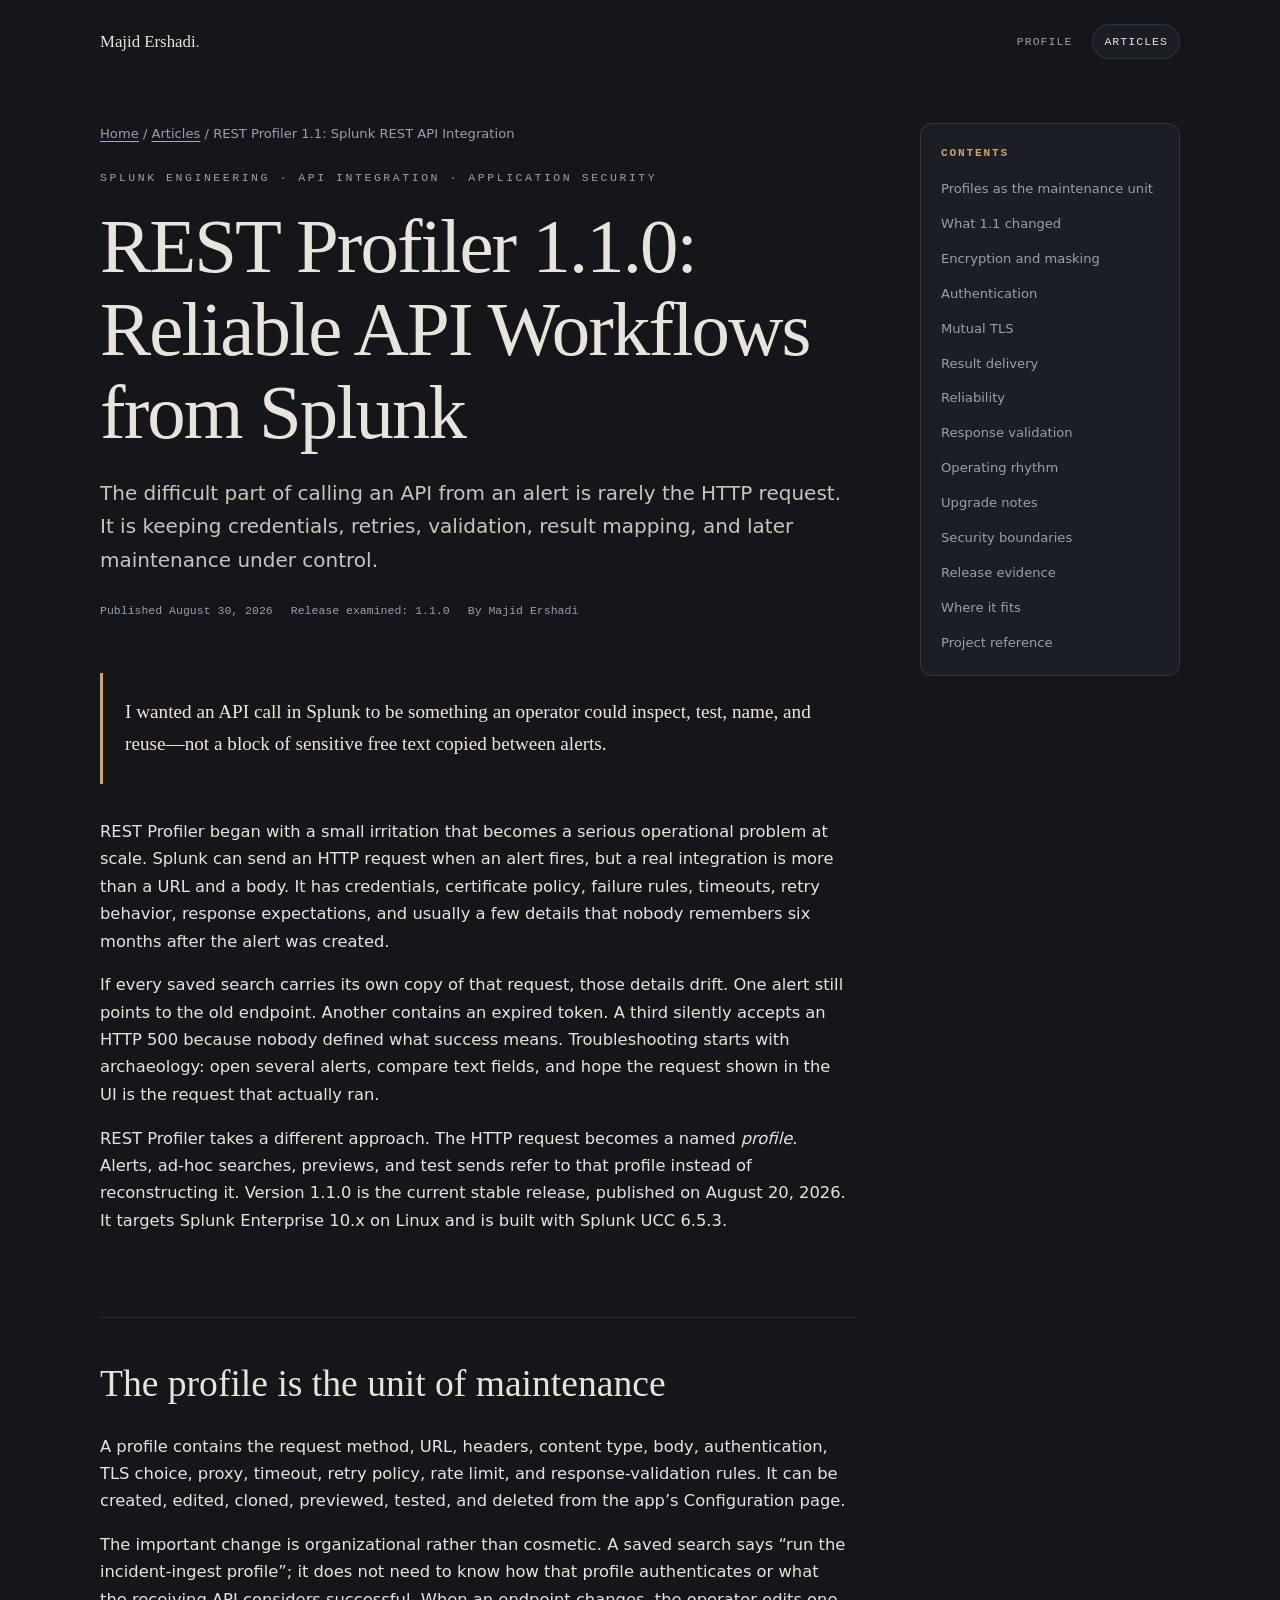
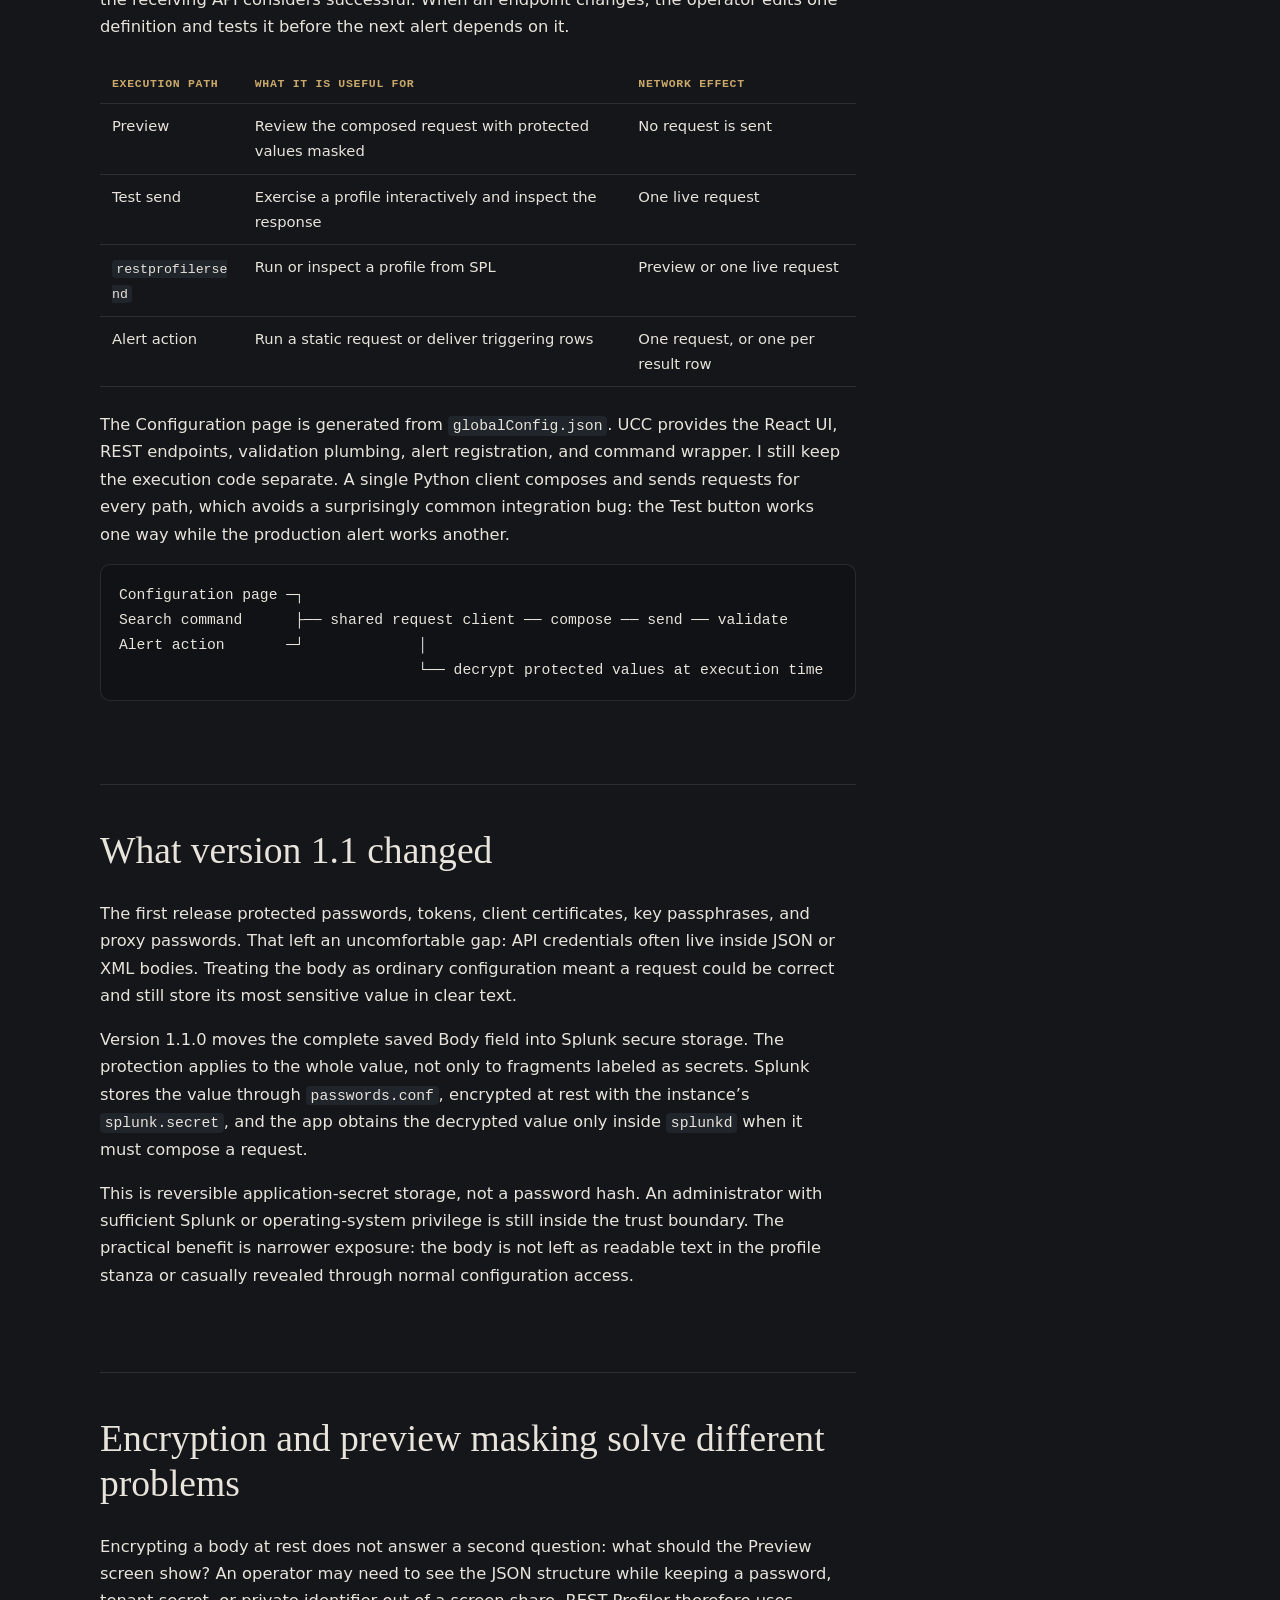
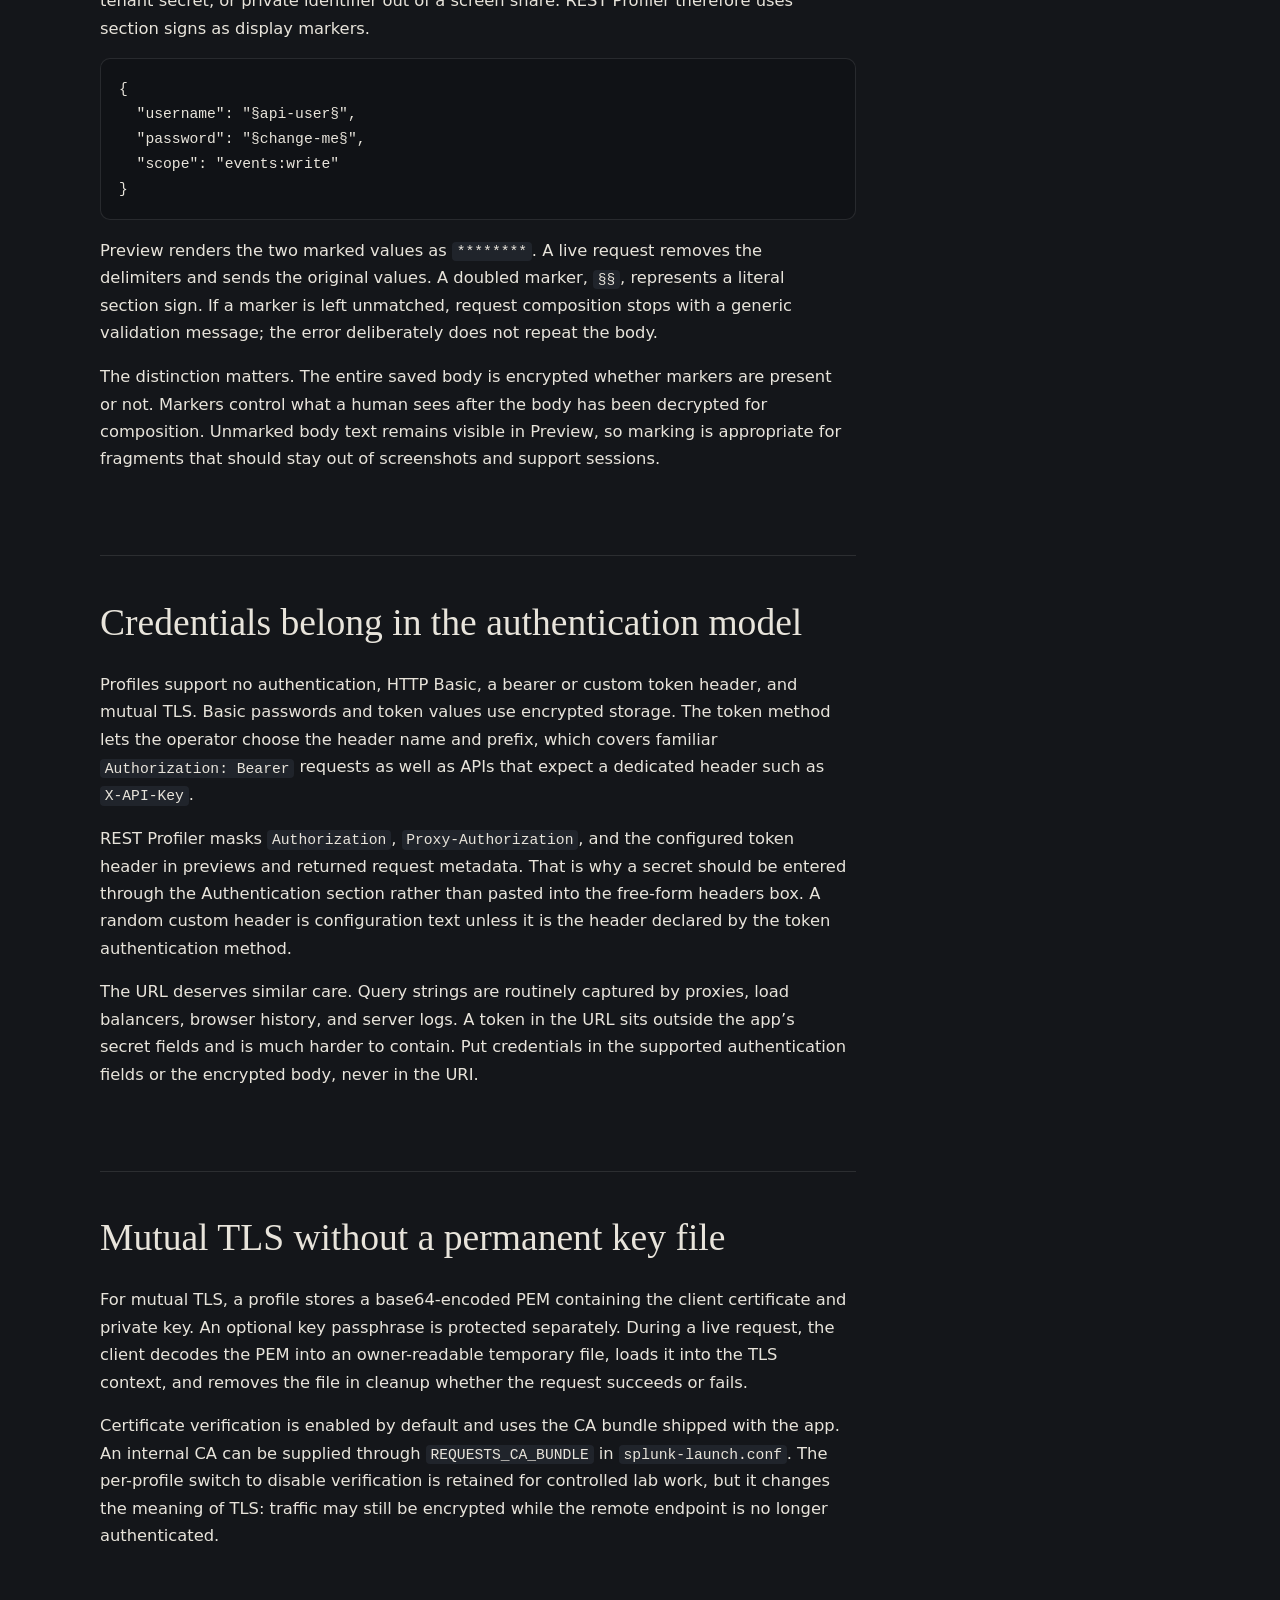
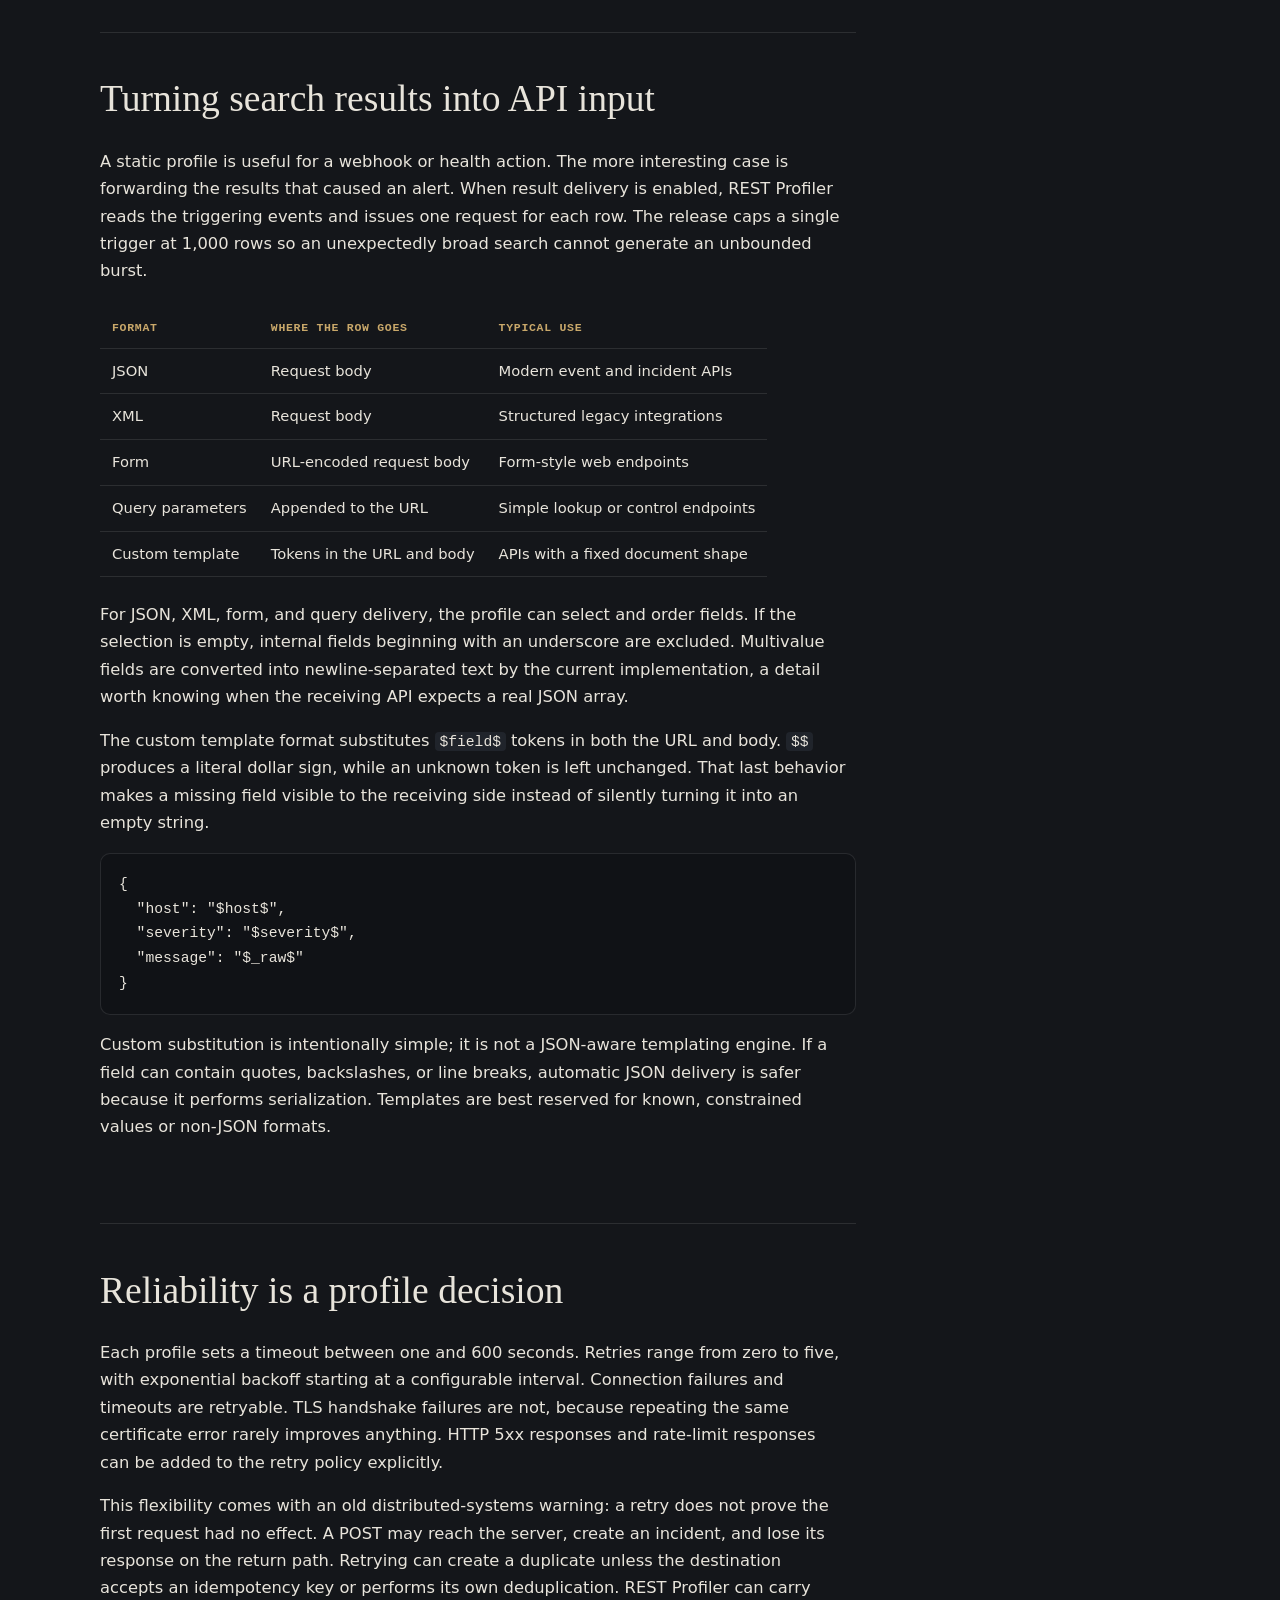
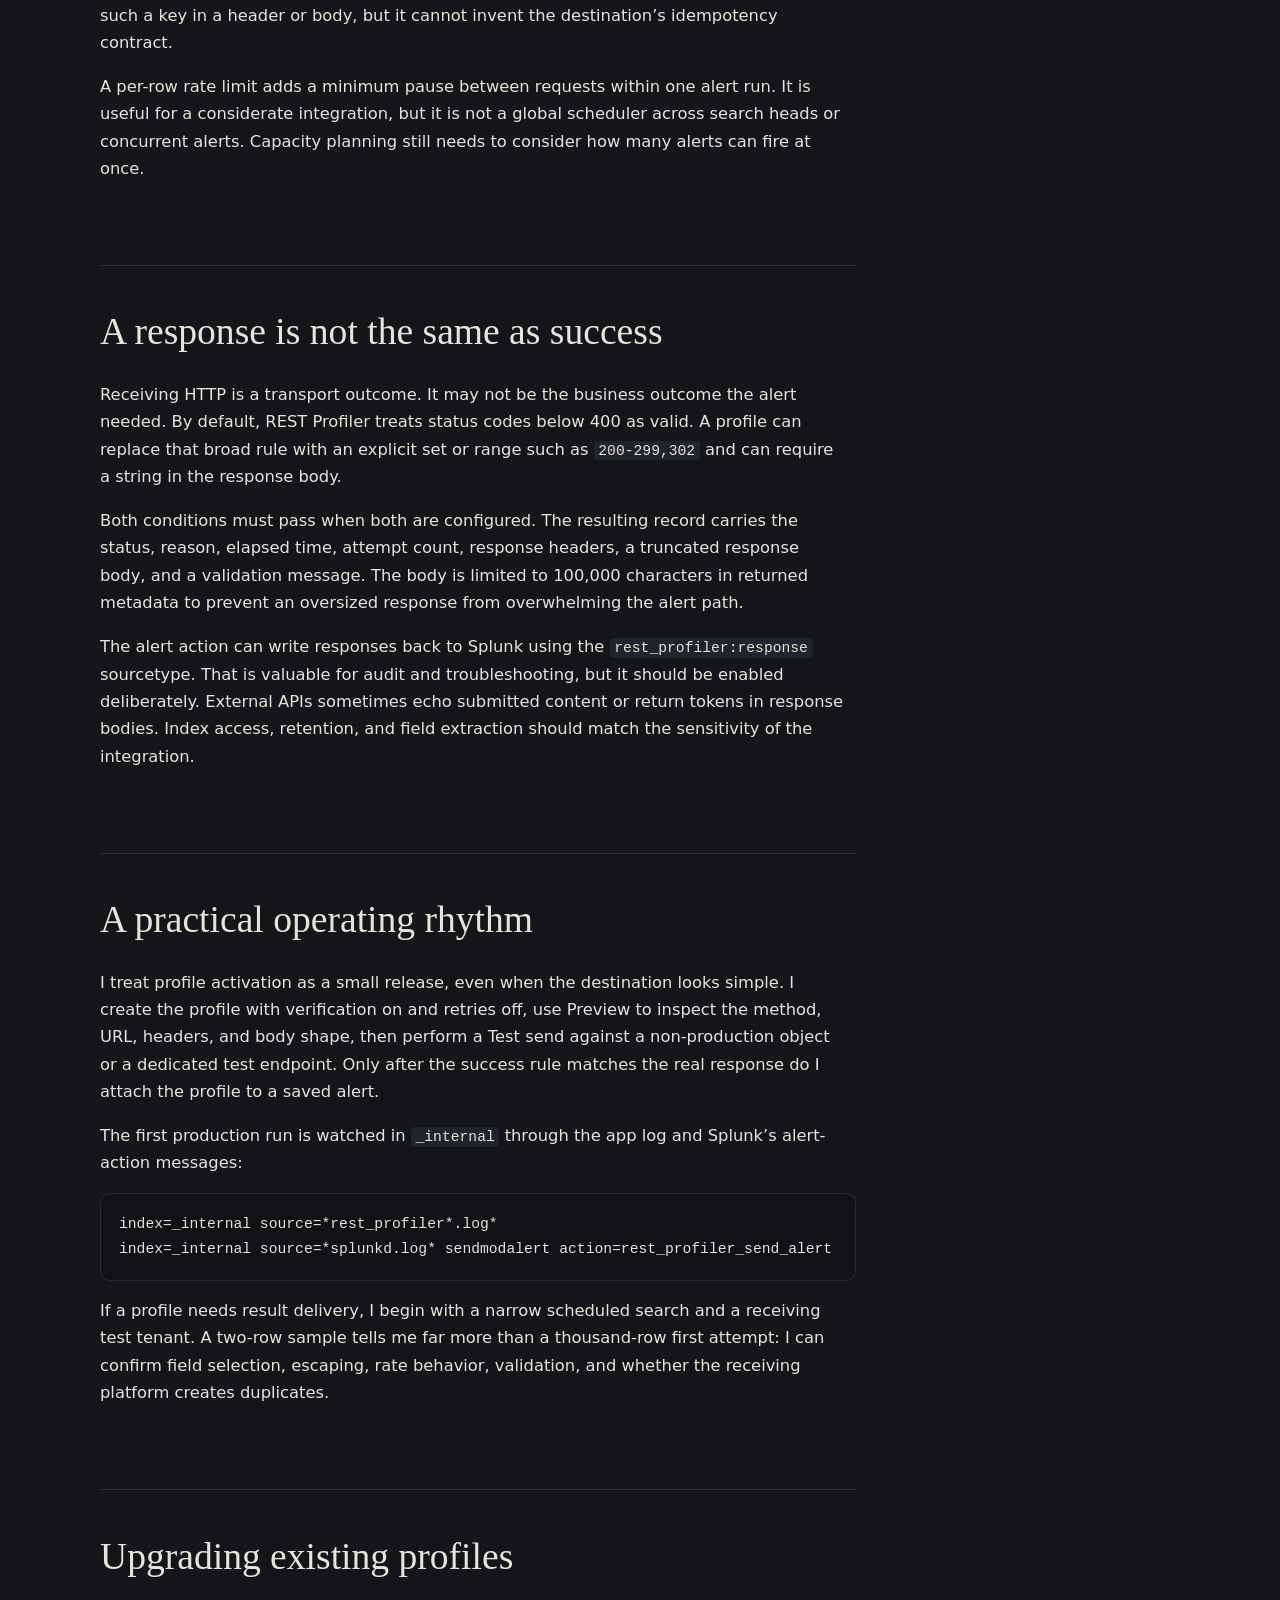
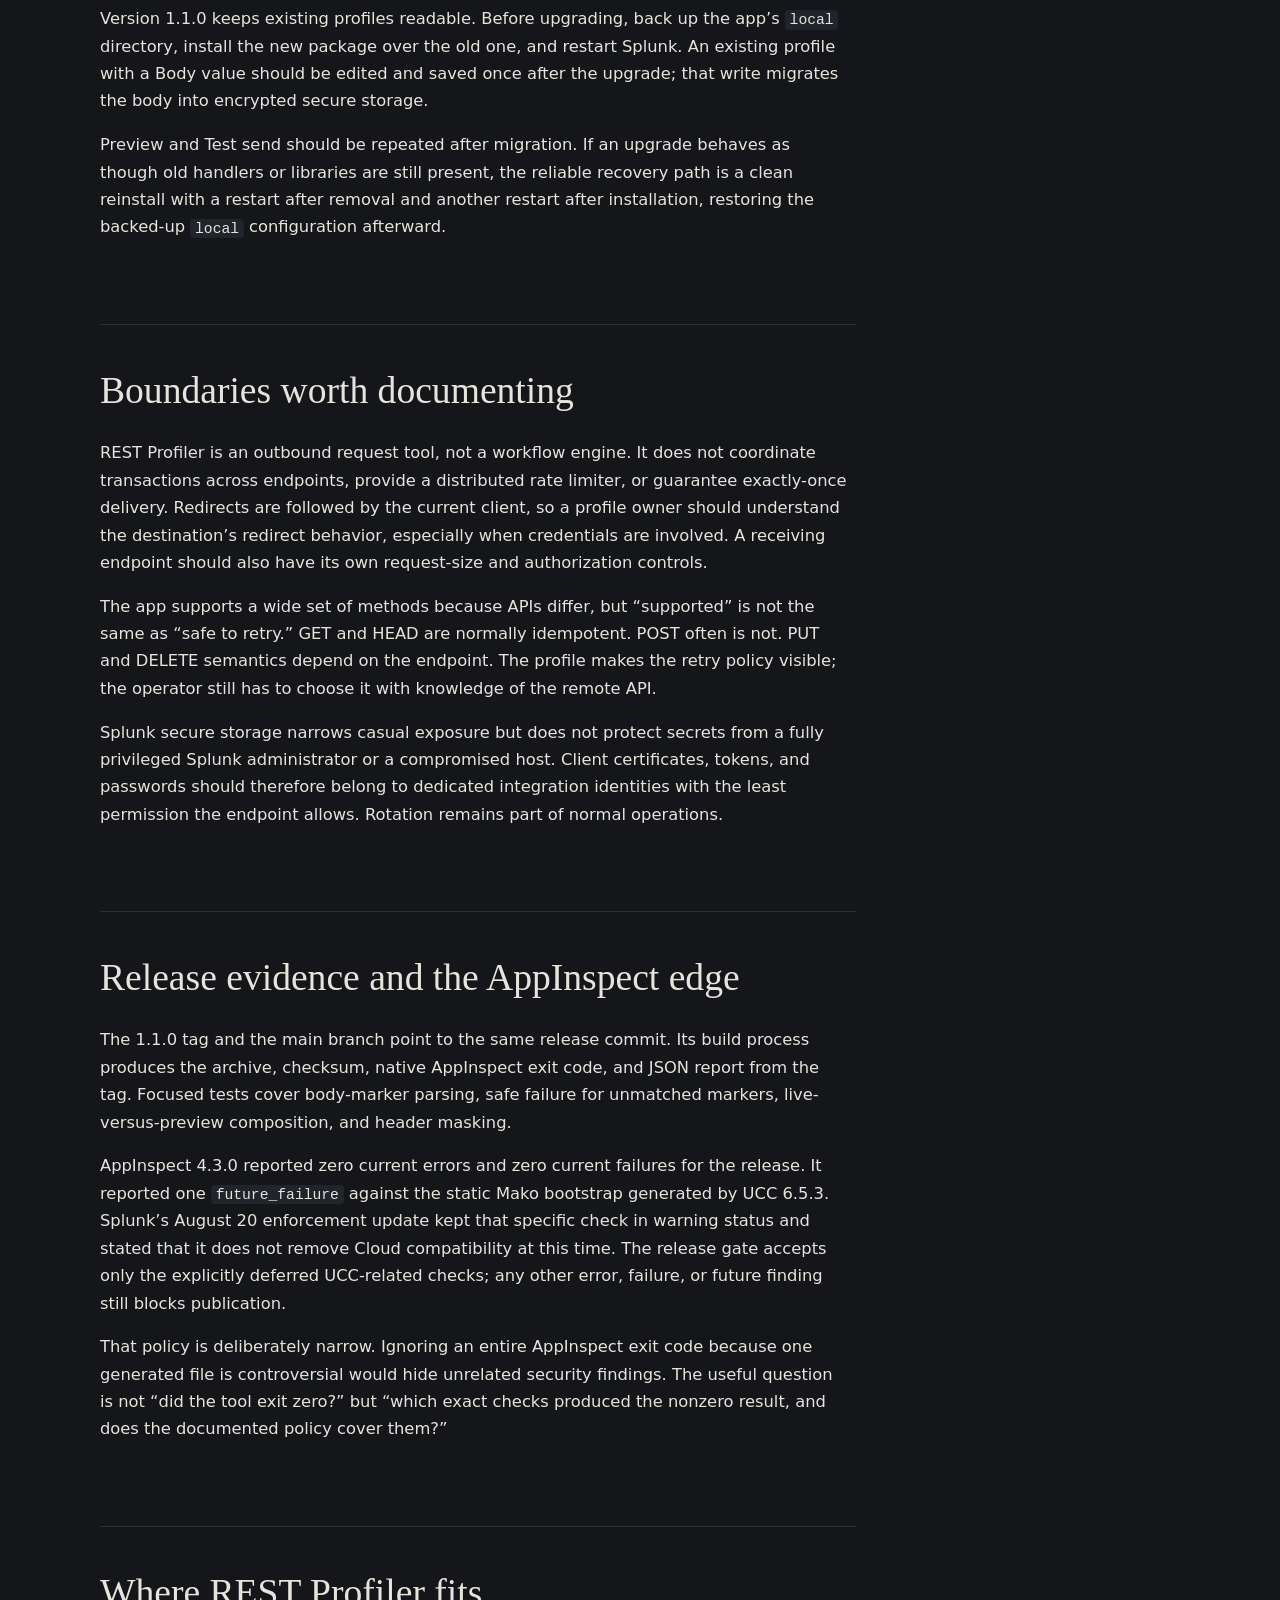
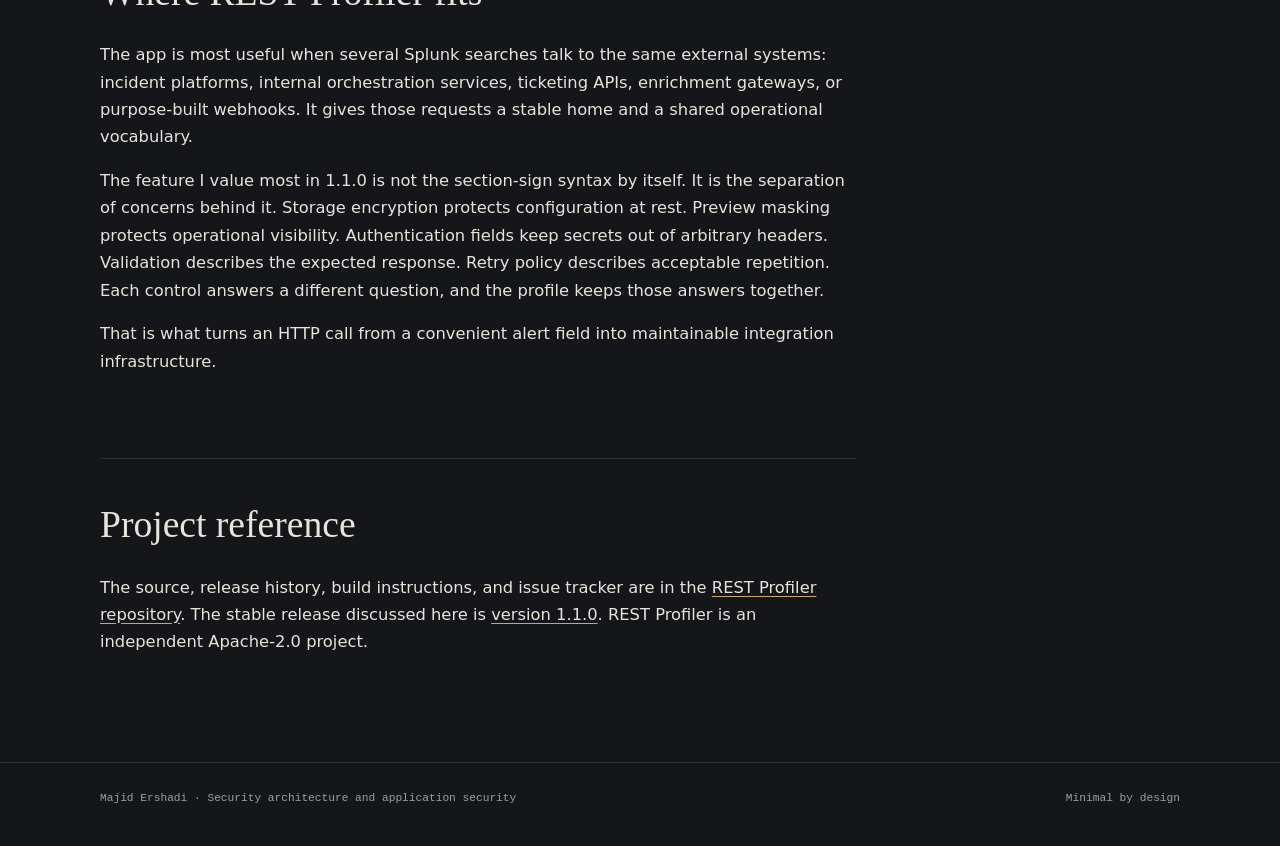
<file: articles/rest-profiler-1-1/index.html>
<!DOCTYPE html>
<html lang="en">
<head>
<meta charset="utf-8" />
<meta name="viewport" content="width=device-width, initial-scale=1" />
<title>REST Profiler 1.1: Splunk REST API Integration | Majid Ershadi</title>
<meta name="description" content="Build API workflows from Splunk alerts with REST Profiler 1.1: reusable request profiles, encrypted bodies, mTLS, retries, and response validation." />
<meta name="referrer" content="strict-origin-when-cross-origin" />
<meta name="theme-color" content="#14161a" />
<link rel="canonical" href="https://majidershadi.github.io/articles/rest-profiler-1-1/" />
<link rel="stylesheet" href="/assets/site.css" />
<link rel="alternate" type="application/rss+xml" title="Majid Ershadi Articles" href="/articles/feed.xml" />
<meta property="og:type" content="article" />
<meta property="og:title" content="REST Profiler 1.1: Splunk REST API Integration" />
<meta property="og:description" content="Build API workflows from Splunk alerts with REST Profiler 1.1: reusable request profiles, encrypted bodies, mTLS, retries, and response validation." />
<meta property="og:url" content="https://majidershadi.github.io/articles/rest-profiler-1-1/" />
<meta property="article:published_time" content="2026-08-30" />
<meta property="article:modified_time" content="2026-08-30" />
<meta property="article:author" content="Majid Ershadi" />
<meta name="twitter:card" content="summary" />
<script type="application/ld+json">{"@context":"https://schema.org","@type":"TechArticle","headline":"REST Profiler 1.1.0: Reliable API Workflows from Splunk","description":"A first-hand engineering account of reusable Splunk request profiles, encrypted bodies, secret-safe previews, per-result delivery, retries, validation, mTLS, and operational boundaries.","author":{"@type":"Person","name":"Majid Ershadi","url":"https://majidershadi.github.io/"},"datePublished":"2026-08-30","dateModified":"2026-08-30","mainEntityOfPage":"https://majidershadi.github.io/articles/rest-profiler-1-1/","about":["Splunk Enterprise","REST APIs","Application security","Alert actions","HTTP reliability"]}</script>
<script type="application/ld+json">{"@context": "https://schema.org", "@type": "BreadcrumbList", "itemListElement": [{"@type": "ListItem", "position": 1, "name": "Home", "item": "https://majidershadi.github.io/"}, {"@type": "ListItem", "position": 2, "name": "Articles", "item": "https://majidershadi.github.io/articles/"}, {"@type": "ListItem", "position": 3, "name": "REST Profiler 1.1.0: Reliable API Workflows from Splunk", "item": "https://majidershadi.github.io/articles/rest-profiler-1-1/"}]}</script>
</head>
<body>
<a class="skip-link" href="#main">Skip to content</a>
<header class="site-shell">
<nav class="site-nav" aria-label="Primary">
  <a class="site-brand" href="/">Majid Ershadi<span class="dot">.</span></a>
  <ul class="site-tabs"><li><a href="/">Profile</a></li><li><a href="/articles/" aria-current="page">Articles</a></li></ul>
</nav>
</header>
<main id="main" class="page-main">
<div class="article-layout">
<article class="article">
<nav class="breadcrumbs" aria-label="Breadcrumb"><a href="/">Home</a><span aria-hidden="true"> / </span><a href="/articles/">Articles</a><span aria-hidden="true"> / </span><span aria-current="page">REST Profiler 1.1: Splunk REST API Integration</span></nav>
<header class="article-header">
<p class="kicker">Splunk engineering · API integration · Application security</p>
<h1 class="article-title">REST Profiler 1.1.0: Reliable API Workflows from Splunk</h1>
<p class="article-deck">The difficult part of calling an API from an alert is rarely the HTTP request. It is keeping credentials, retries, validation, result mapping, and later maintenance under control.</p>
<div class="meta"><time datetime="2026-08-30">Published August 30, 2026</time><span>Release examined: 1.1.0</span><span>By Majid Ershadi</span></div>
</header>
<div class="article-body">

<blockquote><p>I wanted an API call in Splunk to be something an operator could inspect, test, name, and reuse—not a block of sensitive free text copied between alerts.</p></blockquote>

<p>REST Profiler began with a small irritation that becomes a serious operational problem at scale. Splunk can send an HTTP request when an alert fires, but a real integration is more than a URL and a body. It has credentials, certificate policy, failure rules, timeouts, retry behavior, response expectations, and usually a few details that nobody remembers six months after the alert was created.</p>

<p>If every saved search carries its own copy of that request, those details drift. One alert still points to the old endpoint. Another contains an expired token. A third silently accepts an HTTP 500 because nobody defined what success means. Troubleshooting starts with archaeology: open several alerts, compare text fields, and hope the request shown in the UI is the request that actually ran.</p>

<p>REST Profiler takes a different approach. The HTTP request becomes a named <em>profile</em>. Alerts, ad-hoc searches, previews, and test sends refer to that profile instead of reconstructing it. Version 1.1.0 is the current stable release, published on August 20, 2026. It targets Splunk Enterprise 10.x on Linux and is built with Splunk UCC 6.5.3.</p>

<h2 id="the-profile-is-the-unit-of-maintenance">The profile is the unit of maintenance</h2>

<p>A profile contains the request method, URL, headers, content type, body, authentication, TLS choice, proxy, timeout, retry policy, rate limit, and response-validation rules. It can be created, edited, cloned, previewed, tested, and deleted from the app’s Configuration page.</p>

<p>The important change is organizational rather than cosmetic. A saved search says “run the incident-ingest profile”; it does not need to know how that profile authenticates or what the receiving API considers successful. When an endpoint changes, the operator edits one definition and tests it before the next alert depends on it.</p>

<table>
<thead><tr><th>Execution path</th><th>What it is useful for</th><th>Network effect</th></tr></thead>
<tbody>
<tr><td>Preview</td><td>Review the composed request with protected values masked</td><td>No request is sent</td></tr>
<tr><td>Test send</td><td>Exercise a profile interactively and inspect the response</td><td>One live request</td></tr>
<tr><td><code>restprofilersend</code></td><td>Run or inspect a profile from SPL</td><td>Preview or one live request</td></tr>
<tr><td>Alert action</td><td>Run a static request or deliver triggering rows</td><td>One request, or one per result row</td></tr>
</tbody>
</table>

<p>The Configuration page is generated from <code>globalConfig.json</code>. UCC provides the React UI, REST endpoints, validation plumbing, alert registration, and command wrapper. I still keep the execution code separate. A single Python client composes and sends requests for every path, which avoids a surprisingly common integration bug: the Test button works one way while the production alert works another.</p>

<pre><code>Configuration page ─┐
Search command      ├── shared request client ── compose ── send ── validate
Alert action       ─┘             │
                                  └── decrypt protected values at execution time</code></pre>

<h2 id="what-version-1-1-changed">What version 1.1 changed</h2>

<p>The first release protected passwords, tokens, client certificates, key passphrases, and proxy passwords. That left an uncomfortable gap: API credentials often live inside JSON or XML bodies. Treating the body as ordinary configuration meant a request could be correct and still store its most sensitive value in clear text.</p>

<p>Version 1.1.0 moves the complete saved Body field into Splunk secure storage. The protection applies to the whole value, not only to fragments labeled as secrets. Splunk stores the value through <code>passwords.conf</code>, encrypted at rest with the instance’s <code>splunk.secret</code>, and the app obtains the decrypted value only inside <code>splunkd</code> when it must compose a request.</p>

<p>This is reversible application-secret storage, not a password hash. An administrator with sufficient Splunk or operating-system privilege is still inside the trust boundary. The practical benefit is narrower exposure: the body is not left as readable text in the profile stanza or casually revealed through normal configuration access.</p>

<h2 id="encryption-and-preview-masking-solve-different-problems">Encryption and preview masking solve different problems</h2>

<p>Encrypting a body at rest does not answer a second question: what should the Preview screen show? An operator may need to see the JSON structure while keeping a password, tenant secret, or private identifier out of a screen share. REST Profiler therefore uses section signs as display markers.</p>

<pre><code class="language-json">{
  "username": "§api-user§",
  "password": "§change-me§",
  "scope": "events:write"
}</code></pre>

<p>Preview renders the two marked values as <code>********</code>. A live request removes the delimiters and sends the original values. A doubled marker, <code>§§</code>, represents a literal section sign. If a marker is left unmatched, request composition stops with a generic validation message; the error deliberately does not repeat the body.</p>

<p>The distinction matters. The entire saved body is encrypted whether markers are present or not. Markers control what a human sees after the body has been decrypted for composition. Unmarked body text remains visible in Preview, so marking is appropriate for fragments that should stay out of screenshots and support sessions.</p>

<h2 id="credentials-belong-in-the-authentication-model">Credentials belong in the authentication model</h2>

<p>Profiles support no authentication, HTTP Basic, a bearer or custom token header, and mutual TLS. Basic passwords and token values use encrypted storage. The token method lets the operator choose the header name and prefix, which covers familiar <code>Authorization: Bearer</code> requests as well as APIs that expect a dedicated header such as <code>X-API-Key</code>.</p>

<p>REST Profiler masks <code>Authorization</code>, <code>Proxy-Authorization</code>, and the configured token header in previews and returned request metadata. That is why a secret should be entered through the Authentication section rather than pasted into the free-form headers box. A random custom header is configuration text unless it is the header declared by the token authentication method.</p>

<p>The URL deserves similar care. Query strings are routinely captured by proxies, load balancers, browser history, and server logs. A token in the URL sits outside the app’s secret fields and is much harder to contain. Put credentials in the supported authentication fields or the encrypted body, never in the URI.</p>

<h2 id="mutual-tls-without-a-permanent-key-file">Mutual TLS without a permanent key file</h2>

<p>For mutual TLS, a profile stores a base64-encoded PEM containing the client certificate and private key. An optional key passphrase is protected separately. During a live request, the client decodes the PEM into an owner-readable temporary file, loads it into the TLS context, and removes the file in cleanup whether the request succeeds or fails.</p>

<p>Certificate verification is enabled by default and uses the CA bundle shipped with the app. An internal CA can be supplied through <code>REQUESTS_CA_BUNDLE</code> in <code>splunk-launch.conf</code>. The per-profile switch to disable verification is retained for controlled lab work, but it changes the meaning of TLS: traffic may still be encrypted while the remote endpoint is no longer authenticated.</p>

<h2 id="turning-search-results-into-api-input">Turning search results into API input</h2>

<p>A static profile is useful for a webhook or health action. The more interesting case is forwarding the results that caused an alert. When result delivery is enabled, REST Profiler reads the triggering events and issues one request for each row. The release caps a single trigger at 1,000 rows so an unexpectedly broad search cannot generate an unbounded burst.</p>

<table>
<thead><tr><th>Format</th><th>Where the row goes</th><th>Typical use</th></tr></thead>
<tbody>
<tr><td>JSON</td><td>Request body</td><td>Modern event and incident APIs</td></tr>
<tr><td>XML</td><td>Request body</td><td>Structured legacy integrations</td></tr>
<tr><td>Form</td><td>URL-encoded request body</td><td>Form-style web endpoints</td></tr>
<tr><td>Query parameters</td><td>Appended to the URL</td><td>Simple lookup or control endpoints</td></tr>
<tr><td>Custom template</td><td>Tokens in the URL and body</td><td>APIs with a fixed document shape</td></tr>
</tbody>
</table>

<p>For JSON, XML, form, and query delivery, the profile can select and order fields. If the selection is empty, internal fields beginning with an underscore are excluded. Multivalue fields are converted into newline-separated text by the current implementation, a detail worth knowing when the receiving API expects a real JSON array.</p>

<p>The custom template format substitutes <code>$field$</code> tokens in both the URL and body. <code>$$</code> produces a literal dollar sign, while an unknown token is left unchanged. That last behavior makes a missing field visible to the receiving side instead of silently turning it into an empty string.</p>

<pre><code class="language-json">{
  "host": "$host$",
  "severity": "$severity$",
  "message": "$_raw$"
}</code></pre>

<p>Custom substitution is intentionally simple; it is not a JSON-aware templating engine. If a field can contain quotes, backslashes, or line breaks, automatic JSON delivery is safer because it performs serialization. Templates are best reserved for known, constrained values or non-JSON formats.</p>

<h2 id="reliability-is-a-profile-decision">Reliability is a profile decision</h2>

<p>Each profile sets a timeout between one and 600 seconds. Retries range from zero to five, with exponential backoff starting at a configurable interval. Connection failures and timeouts are retryable. TLS handshake failures are not, because repeating the same certificate error rarely improves anything. HTTP 5xx responses and rate-limit responses can be added to the retry policy explicitly.</p>

<p>This flexibility comes with an old distributed-systems warning: a retry does not prove the first request had no effect. A POST may reach the server, create an incident, and lose its response on the return path. Retrying can create a duplicate unless the destination accepts an idempotency key or performs its own deduplication. REST Profiler can carry such a key in a header or body, but it cannot invent the destination’s idempotency contract.</p>

<p>A per-row rate limit adds a minimum pause between requests within one alert run. It is useful for a considerate integration, but it is not a global scheduler across search heads or concurrent alerts. Capacity planning still needs to consider how many alerts can fire at once.</p>

<h2 id="a-response-is-not-the-same-as-success">A response is not the same as success</h2>

<p>Receiving HTTP is a transport outcome. It may not be the business outcome the alert needed. By default, REST Profiler treats status codes below 400 as valid. A profile can replace that broad rule with an explicit set or range such as <code>200-299,302</code> and can require a string in the response body.</p>

<p>Both conditions must pass when both are configured. The resulting record carries the status, reason, elapsed time, attempt count, response headers, a truncated response body, and a validation message. The body is limited to 100,000 characters in returned metadata to prevent an oversized response from overwhelming the alert path.</p>

<p>The alert action can write responses back to Splunk using the <code>rest_profiler:response</code> sourcetype. That is valuable for audit and troubleshooting, but it should be enabled deliberately. External APIs sometimes echo submitted content or return tokens in response bodies. Index access, retention, and field extraction should match the sensitivity of the integration.</p>

<h2 id="a-practical-operating-rhythm">A practical operating rhythm</h2>

<p>I treat profile activation as a small release, even when the destination looks simple. I create the profile with verification on and retries off, use Preview to inspect the method, URL, headers, and body shape, then perform a Test send against a non-production object or a dedicated test endpoint. Only after the success rule matches the real response do I attach the profile to a saved alert.</p>

<p>The first production run is watched in <code>_internal</code> through the app log and Splunk’s alert-action messages:</p>

<pre><code class="language-spl">index=_internal source=*rest_profiler*.log*
index=_internal source=*splunkd.log* sendmodalert action=rest_profiler_send_alert</code></pre>

<p>If a profile needs result delivery, I begin with a narrow scheduled search and a receiving test tenant. A two-row sample tells me far more than a thousand-row first attempt: I can confirm field selection, escaping, rate behavior, validation, and whether the receiving platform creates duplicates.</p>

<h2 id="upgrading-existing-profiles">Upgrading existing profiles</h2>

<p>Version 1.1.0 keeps existing profiles readable. Before upgrading, back up the app’s <code>local</code> directory, install the new package over the old one, and restart Splunk. An existing profile with a Body value should be edited and saved once after the upgrade; that write migrates the body into encrypted secure storage.</p>

<p>Preview and Test send should be repeated after migration. If an upgrade behaves as though old handlers or libraries are still present, the reliable recovery path is a clean reinstall with a restart after removal and another restart after installation, restoring the backed-up <code>local</code> configuration afterward.</p>

<h2 id="boundaries-worth-documenting">Boundaries worth documenting</h2>

<p>REST Profiler is an outbound request tool, not a workflow engine. It does not coordinate transactions across endpoints, provide a distributed rate limiter, or guarantee exactly-once delivery. Redirects are followed by the current client, so a profile owner should understand the destination’s redirect behavior, especially when credentials are involved. A receiving endpoint should also have its own request-size and authorization controls.</p>

<p>The app supports a wide set of methods because APIs differ, but “supported” is not the same as “safe to retry.” GET and HEAD are normally idempotent. POST often is not. PUT and DELETE semantics depend on the endpoint. The profile makes the retry policy visible; the operator still has to choose it with knowledge of the remote API.</p>

<p>Splunk secure storage narrows casual exposure but does not protect secrets from a fully privileged Splunk administrator or a compromised host. Client certificates, tokens, and passwords should therefore belong to dedicated integration identities with the least permission the endpoint allows. Rotation remains part of normal operations.</p>

<h2 id="release-evidence-and-the-appinspect-edge">Release evidence and the AppInspect edge</h2>

<p>The 1.1.0 tag and the main branch point to the same release commit. Its build process produces the archive, checksum, native AppInspect exit code, and JSON report from the tag. Focused tests cover body-marker parsing, safe failure for unmatched markers, live-versus-preview composition, and header masking.</p>

<p>AppInspect 4.3.0 reported zero current errors and zero current failures for the release. It reported one <code>future_failure</code> against the static Mako bootstrap generated by UCC 6.5.3. Splunk’s August 20 enforcement update kept that specific check in warning status and stated that it does not remove Cloud compatibility at this time. The release gate accepts only the explicitly deferred UCC-related checks; any other error, failure, or future finding still blocks publication.</p>

<p>That policy is deliberately narrow. Ignoring an entire AppInspect exit code because one generated file is controversial would hide unrelated security findings. The useful question is not “did the tool exit zero?” but “which exact checks produced the nonzero result, and does the documented policy cover them?”</p>

<h2 id="where-rest-profiler-fits">Where REST Profiler fits</h2>

<p>The app is most useful when several Splunk searches talk to the same external systems: incident platforms, internal orchestration services, ticketing APIs, enrichment gateways, or purpose-built webhooks. It gives those requests a stable home and a shared operational vocabulary.</p>

<p>The feature I value most in 1.1.0 is not the section-sign syntax by itself. It is the separation of concerns behind it. Storage encryption protects configuration at rest. Preview masking protects operational visibility. Authentication fields keep secrets out of arbitrary headers. Validation describes the expected response. Retry policy describes acceptable repetition. Each control answers a different question, and the profile keeps those answers together.</p>

<p>That is what turns an HTTP call from a convenient alert field into maintainable integration infrastructure.</p>

<h2 id="project-reference">Project reference</h2>

<p>The source, release history, build instructions, and issue tracker are in the <a href="https://github.com/majidershadi/rest_profiler">REST Profiler repository</a>. The stable release discussed here is <a href="https://github.com/majidershadi/rest_profiler/releases/tag/v1.1.0">version 1.1.0</a>. REST Profiler is an independent Apache-2.0 project.</p>

</div>
</article>
<aside class="toc" aria-label="Table of contents">
<h2>Contents</h2>
<ol>
<li><a href="#the-profile-is-the-unit-of-maintenance">Profiles as the maintenance unit</a></li>
<li><a href="#what-version-1-1-changed">What 1.1 changed</a></li>
<li><a href="#encryption-and-preview-masking-solve-different-problems">Encryption and masking</a></li>
<li><a href="#credentials-belong-in-the-authentication-model">Authentication</a></li>
<li><a href="#mutual-tls-without-a-permanent-key-file">Mutual TLS</a></li>
<li><a href="#turning-search-results-into-api-input">Result delivery</a></li>
<li><a href="#reliability-is-a-profile-decision">Reliability</a></li>
<li><a href="#a-response-is-not-the-same-as-success">Response validation</a></li>
<li><a href="#a-practical-operating-rhythm">Operating rhythm</a></li>
<li><a href="#upgrading-existing-profiles">Upgrade notes</a></li>
<li><a href="#boundaries-worth-documenting">Security boundaries</a></li>
<li><a href="#release-evidence-and-the-appinspect-edge">Release evidence</a></li>
<li><a href="#where-rest-profiler-fits">Where it fits</a></li>
<li><a href="#project-reference">Project reference</a></li>
</ol>
</aside>
</div>
</main>
<footer class="site-footer"><div class="site-shell"><span>Majid Ershadi · Security architecture and application security</span><span>Minimal by design</span></div></footer>
</body>
</html>
</file>
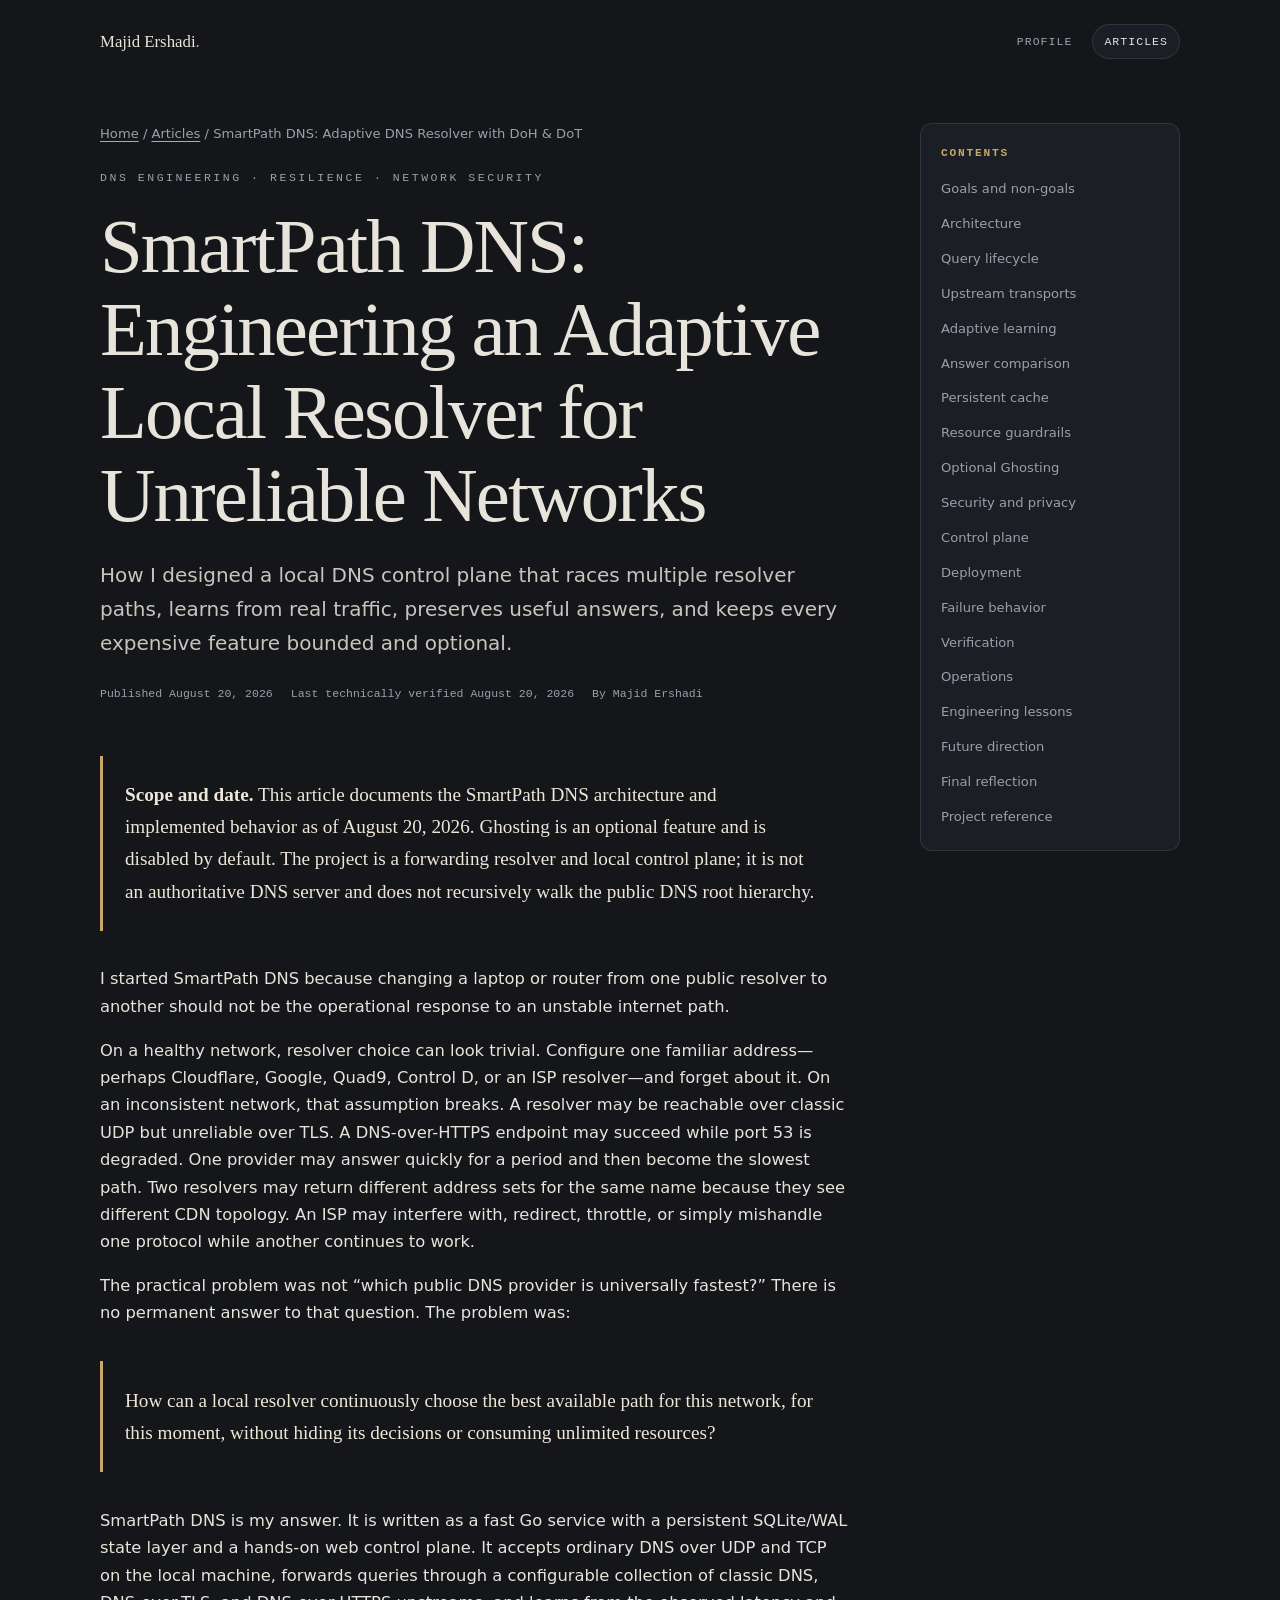
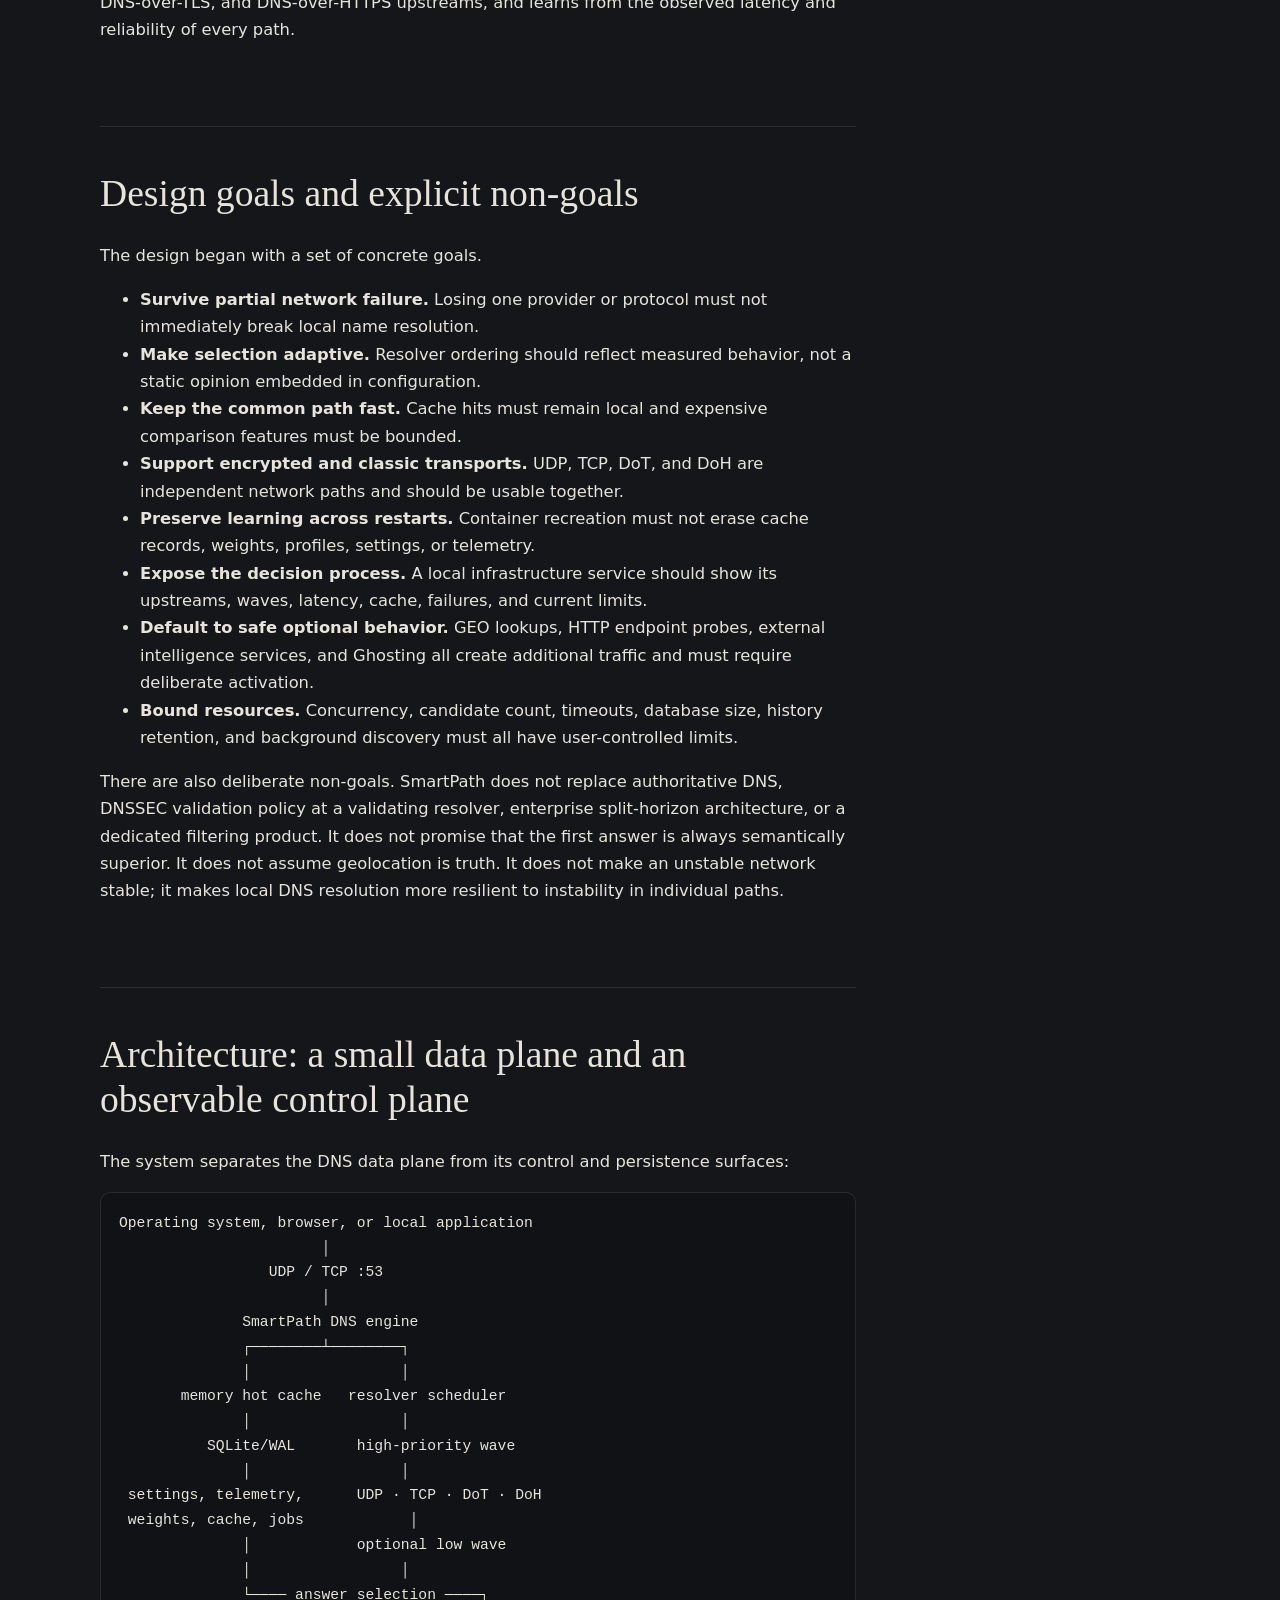
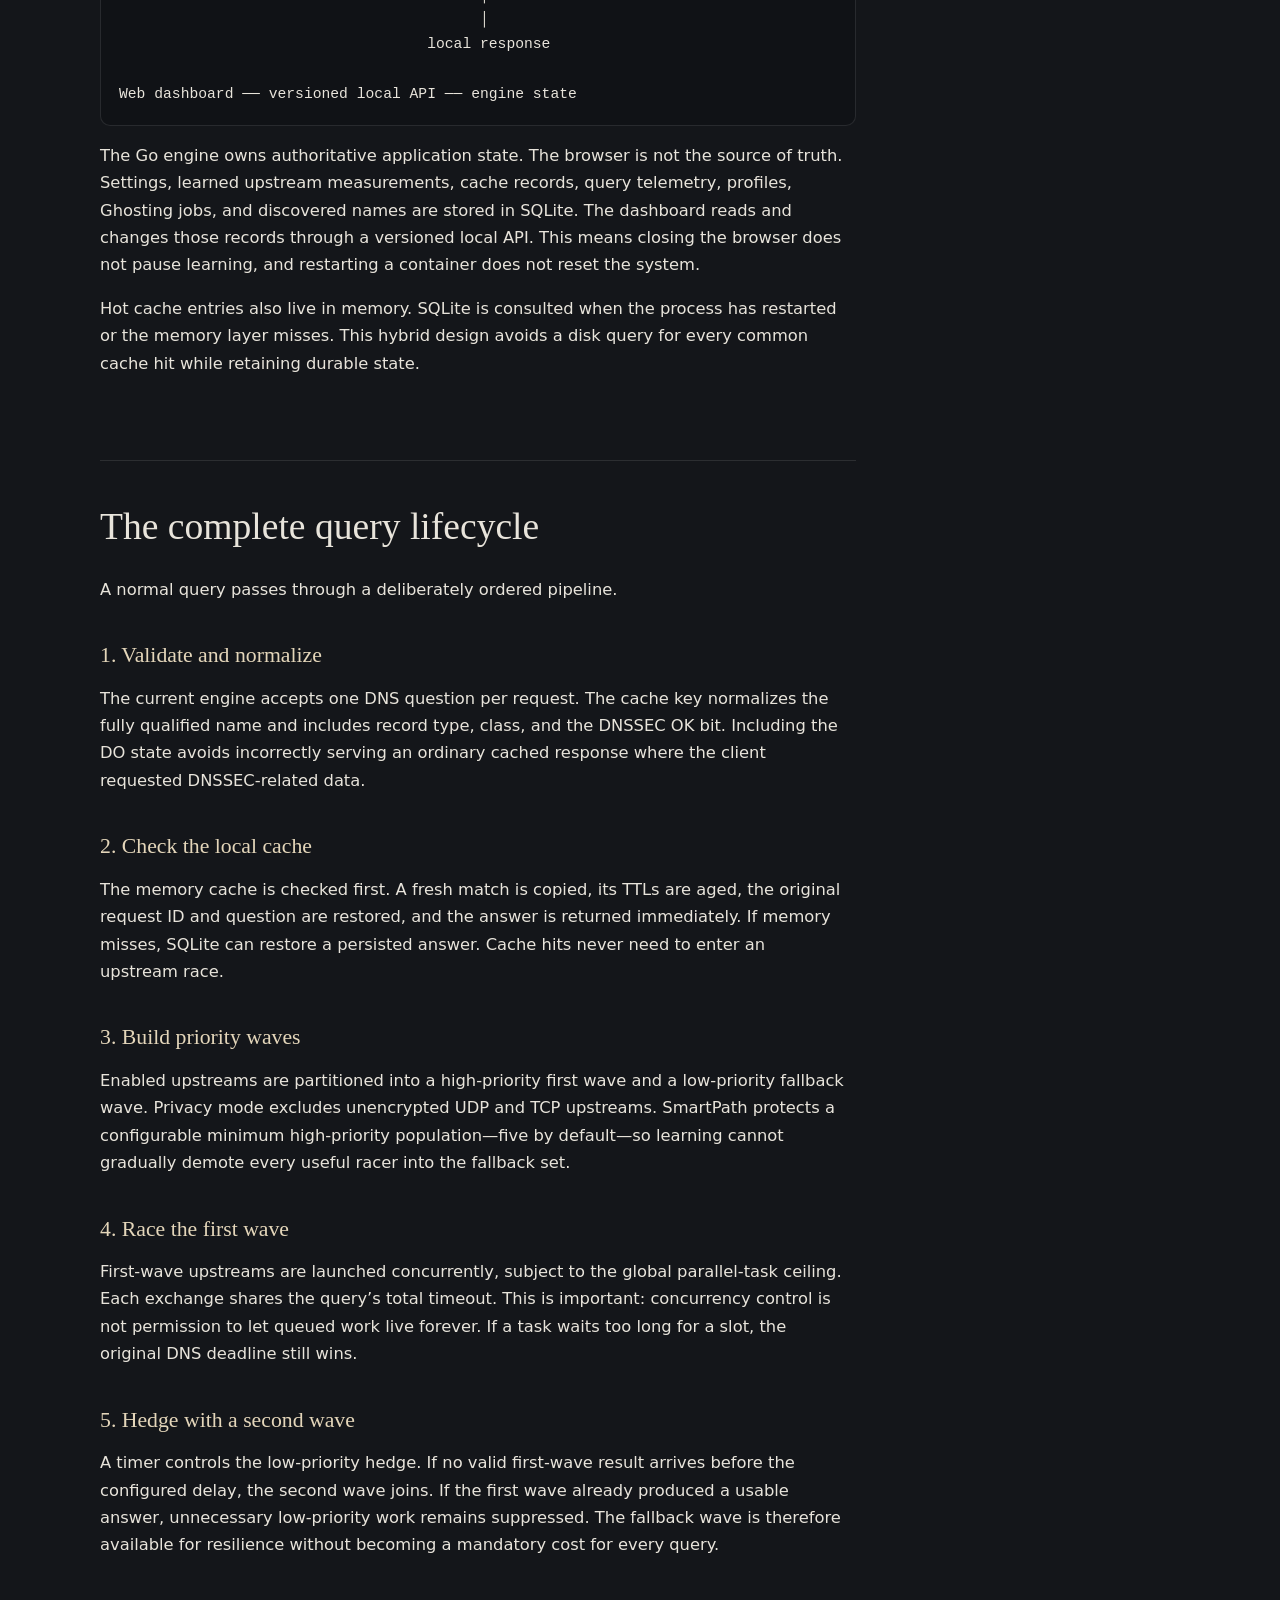
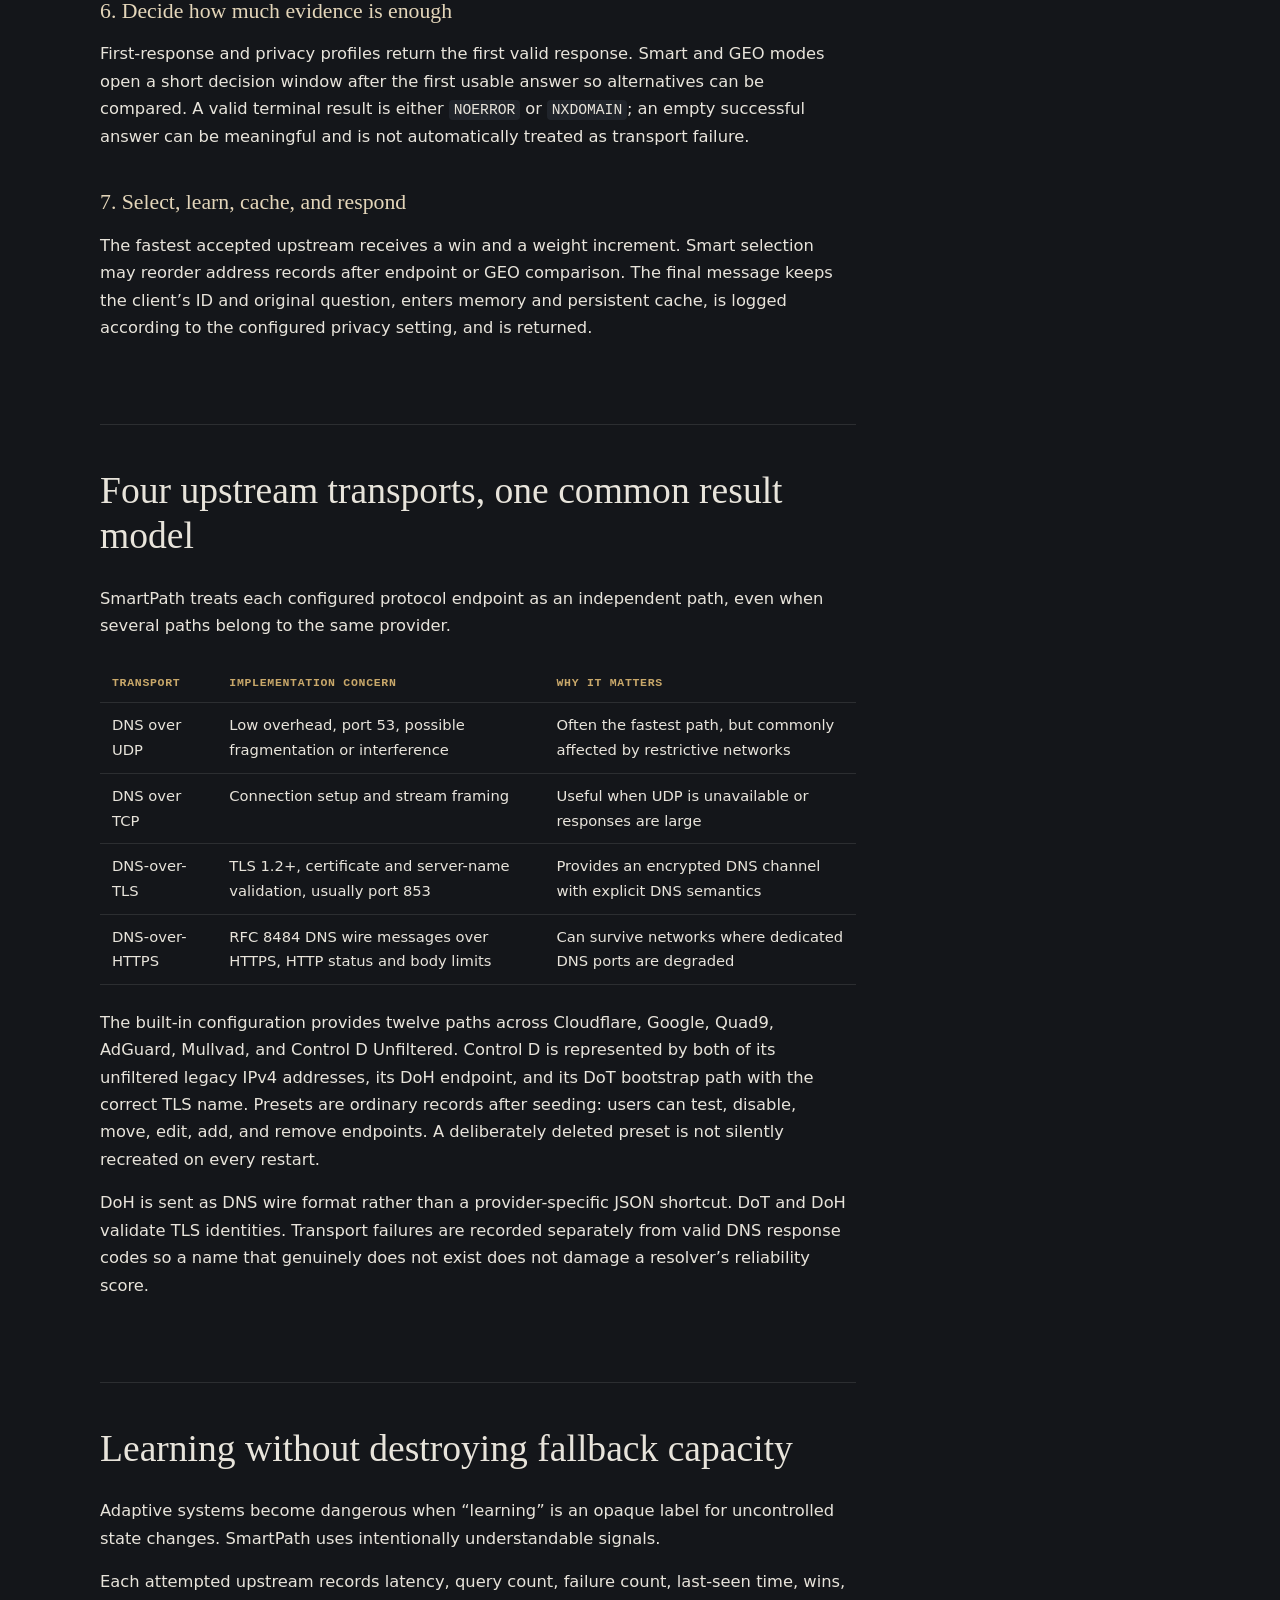
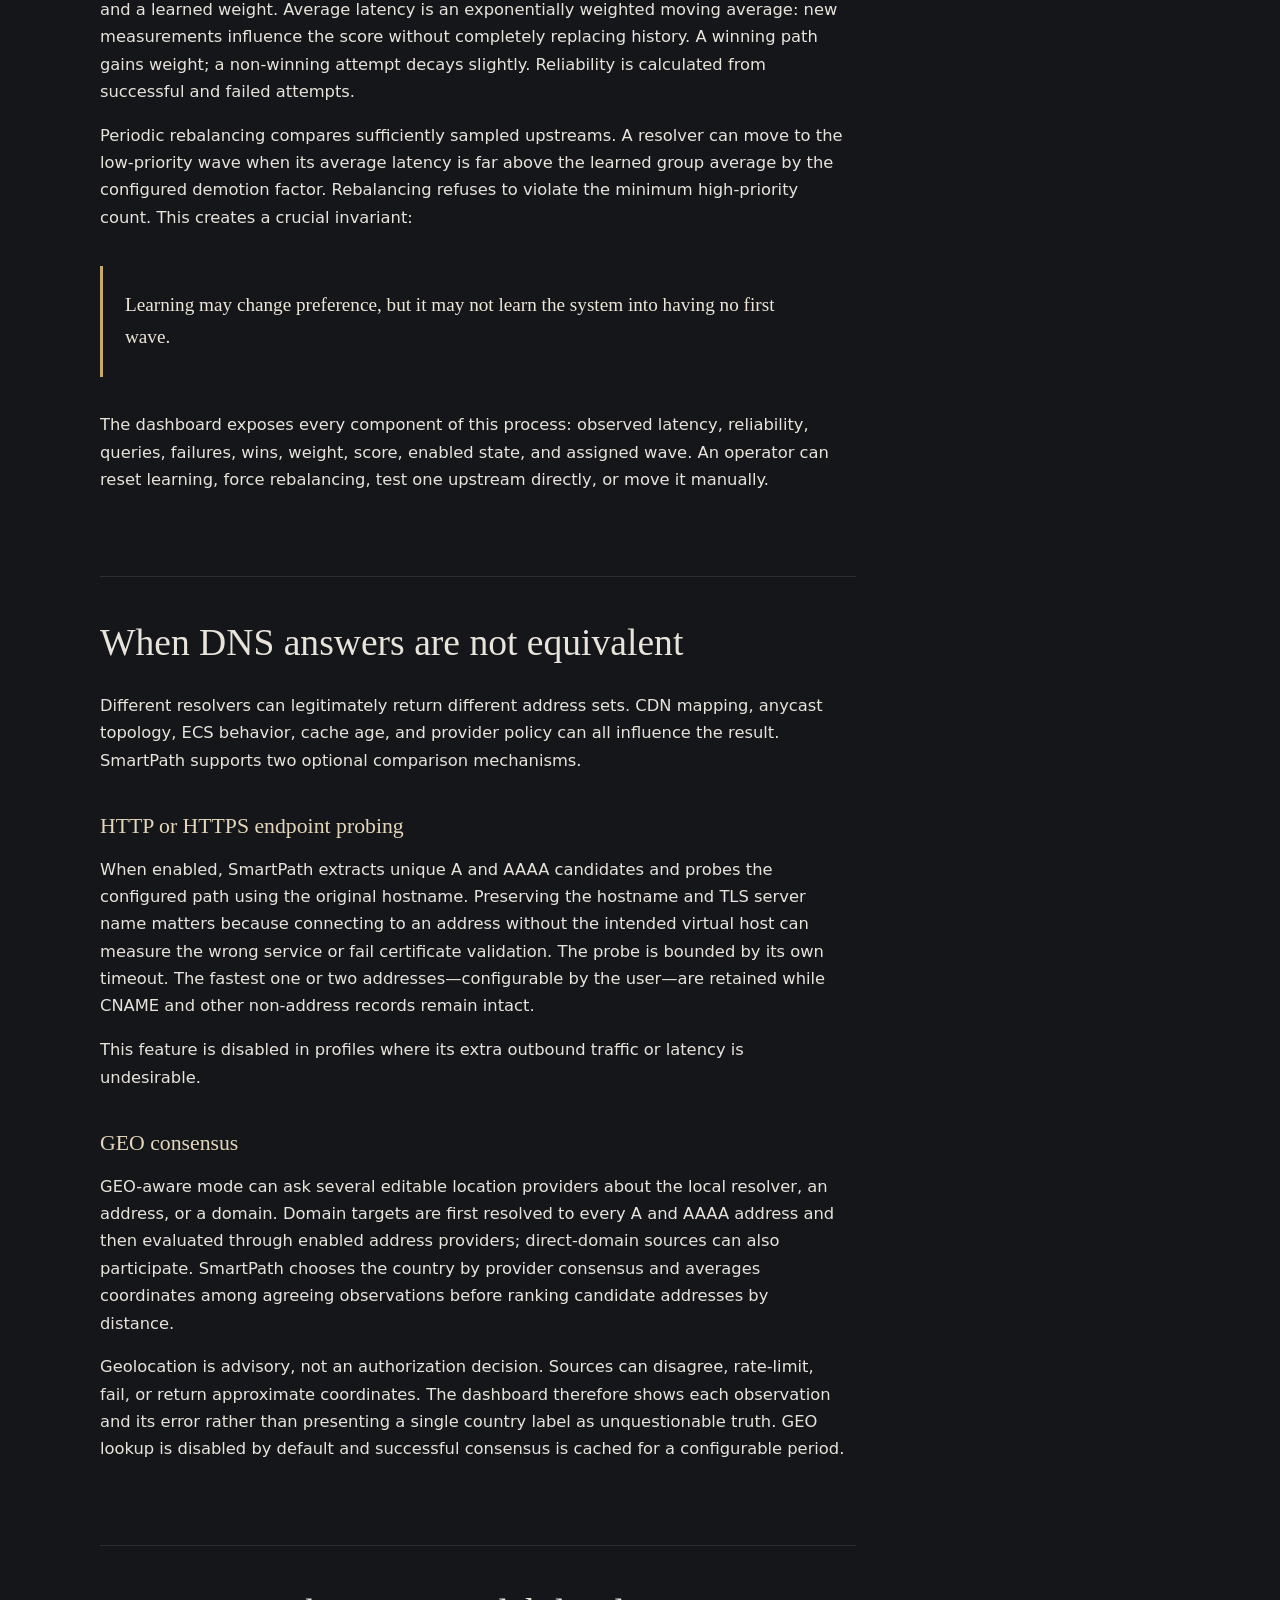
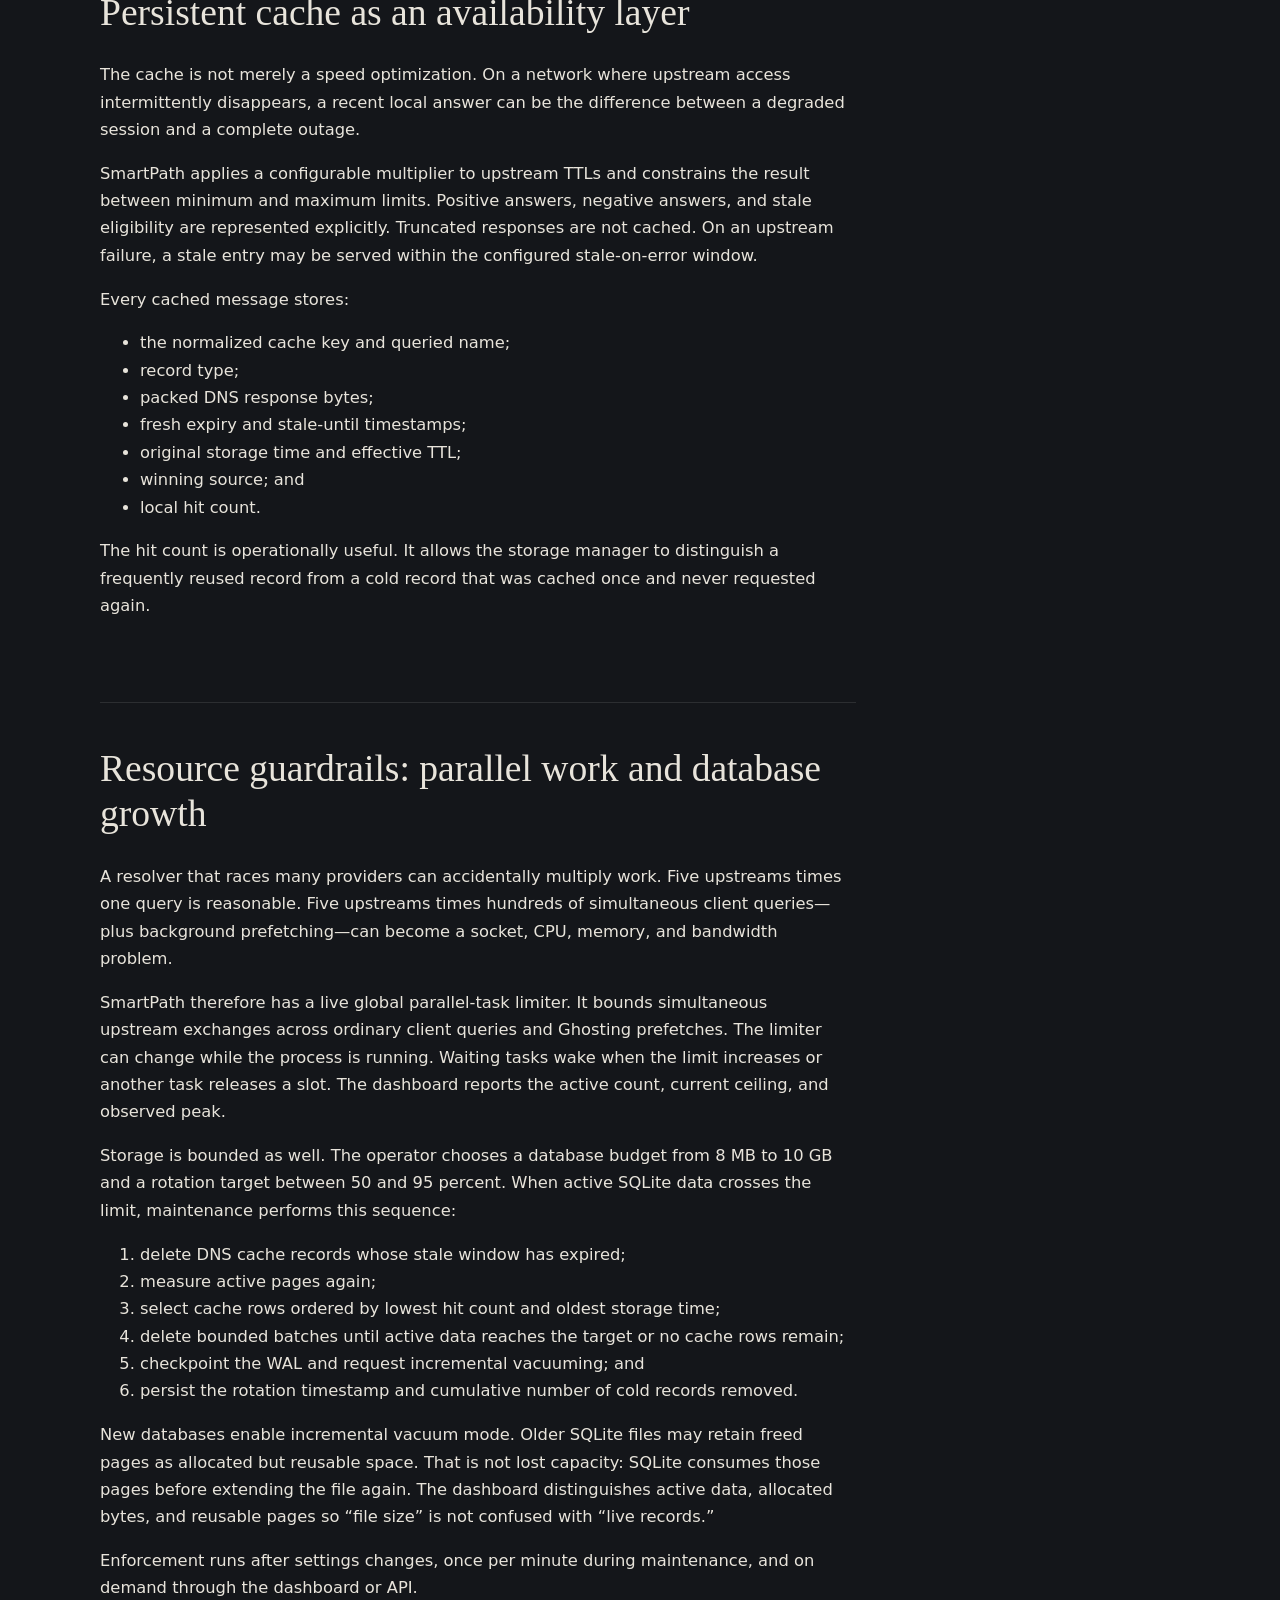
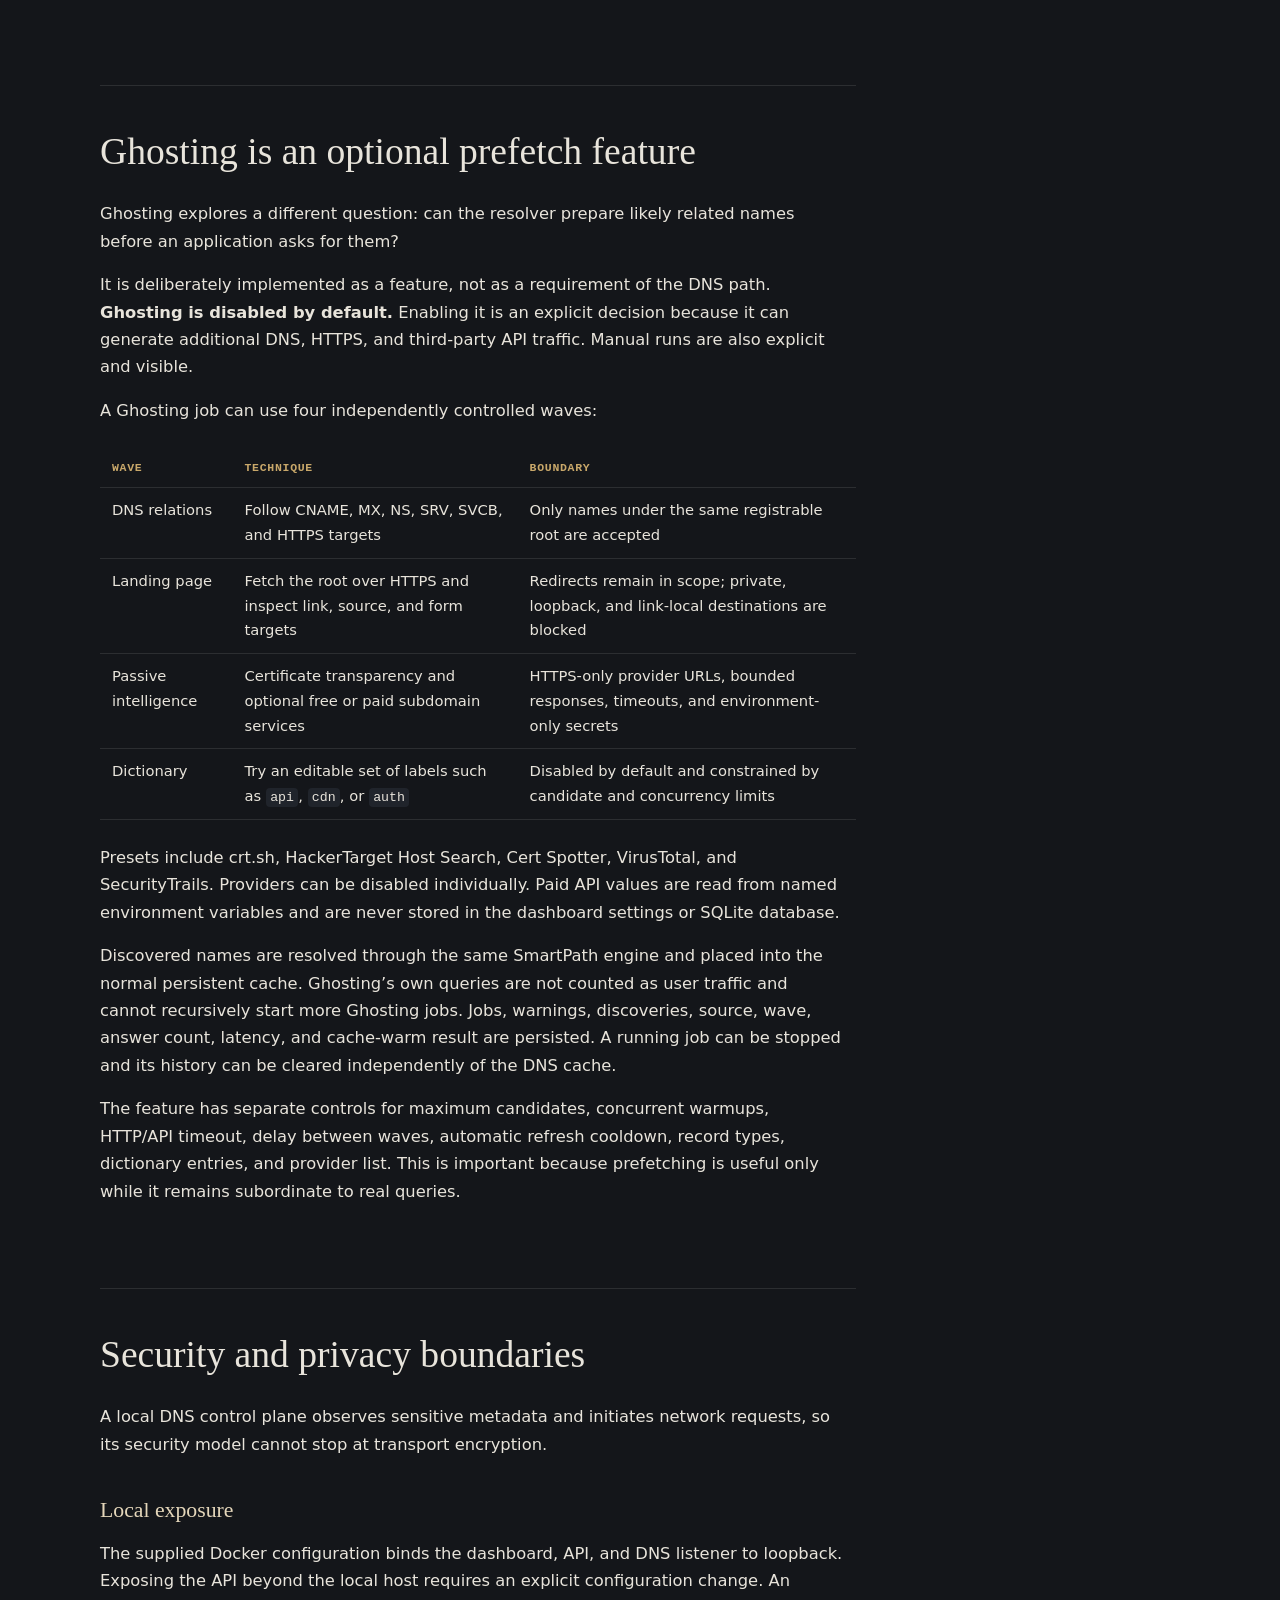
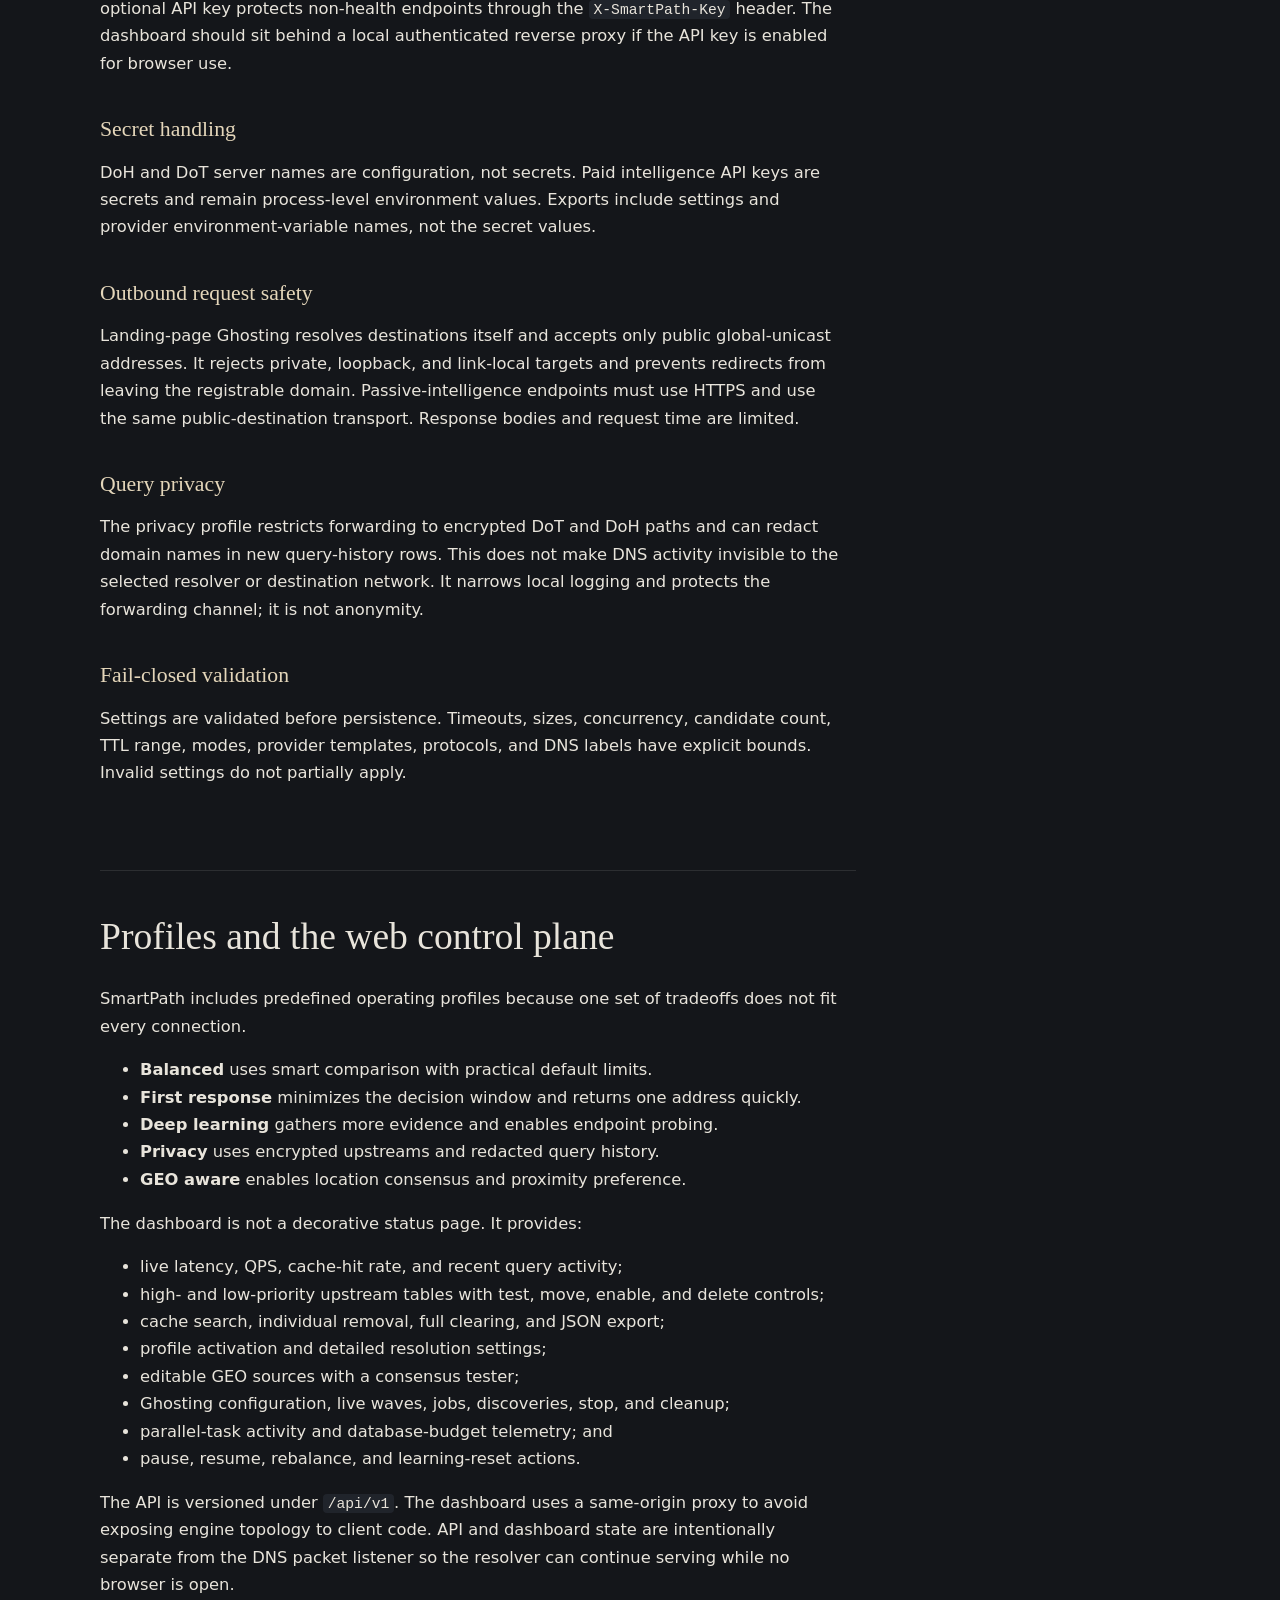
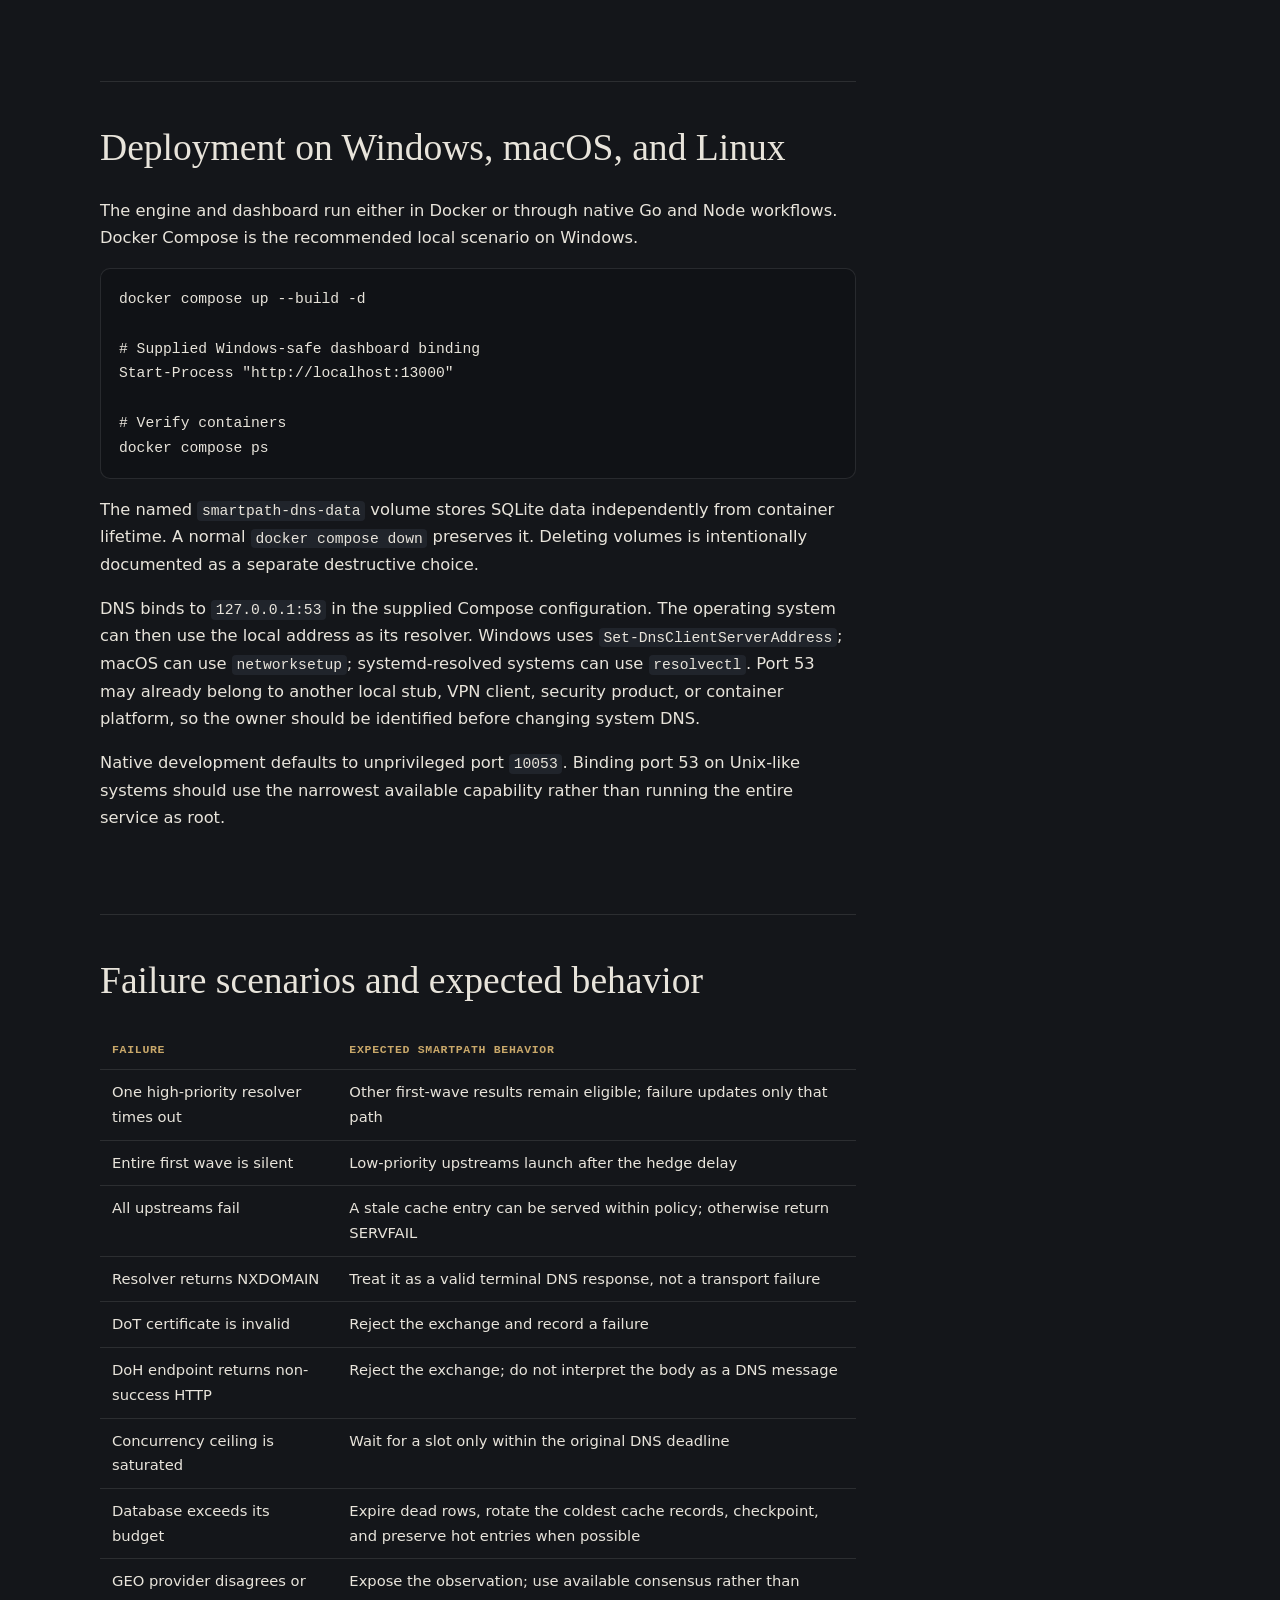
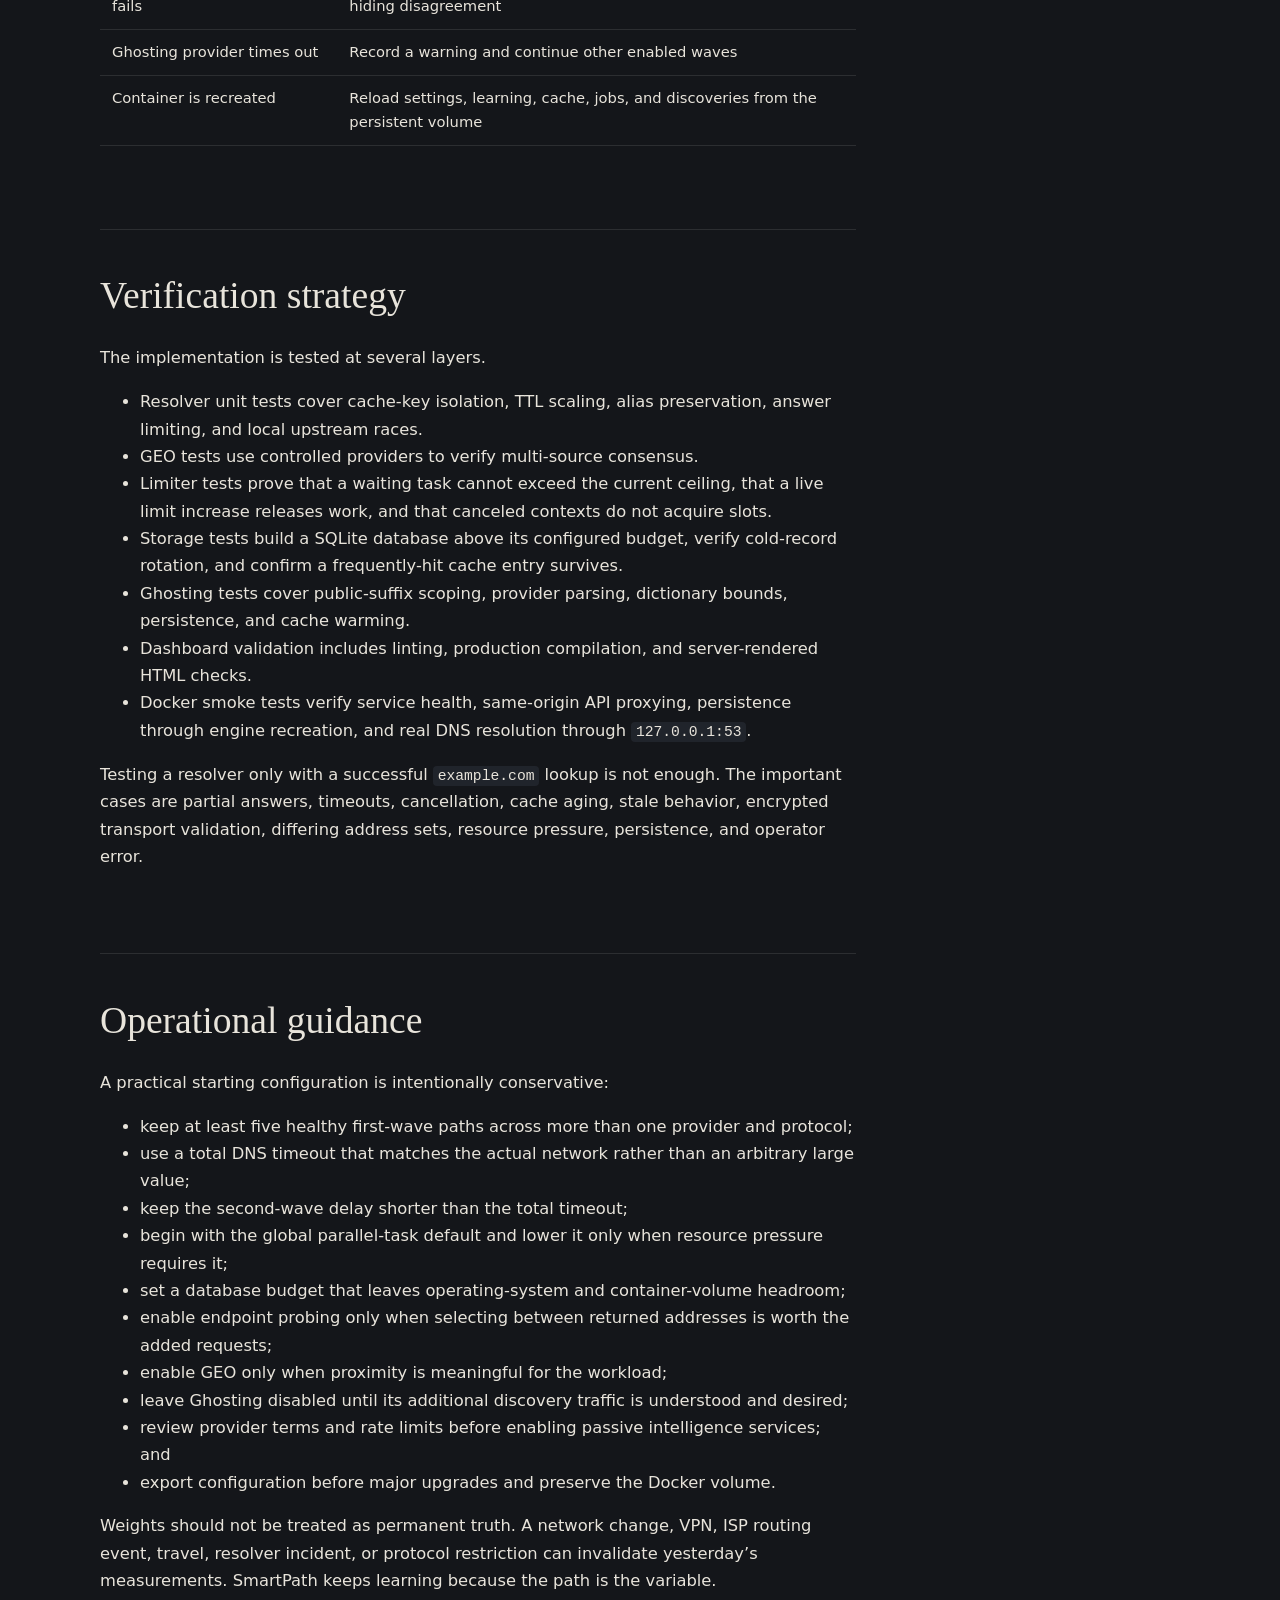
<file: articles/smartpath-dns/index.html>
<!DOCTYPE html><html lang="en"><head><meta charset="utf-8" />
<meta name="viewport" content="width=device-width, initial-scale=1" />
<title>SmartPath DNS: Adaptive DNS Resolver with DoH &amp; DoT | Majid Ershadi</title>
<meta name="description" content="How SmartPath DNS races UDP, TCP, DoH, and DoT resolvers, learns upstream performance, and uses persistent caching to handle unreliable networks." />
<meta name="referrer" content="strict-origin-when-cross-origin" />
<meta name="theme-color" content="#14161a" />
<link rel="canonical" href="https://majidershadi.github.io/articles/smartpath-dns/" />
<link rel="stylesheet" href="/assets/site.css" />
<link rel="alternate" type="application/rss+xml" title="Majid Ershadi Articles" href="/articles/feed.xml" />
<meta property="og:type" content="article" />
<meta property="og:title" content="SmartPath DNS: Adaptive DNS Resolver with DoH &amp; DoT" />
<meta property="og:description" content="How SmartPath DNS races UDP, TCP, DoH, and DoT resolvers, learns upstream performance, and uses persistent caching to handle unreliable networks." />
<meta property="og:url" content="https://majidershadi.github.io/articles/smartpath-dns/" />
<meta name="twitter:card" content="summary" />
<meta property="article:published_time" content="2026-08-20" />
<meta property="article:author" content="Majid Ershadi" />
<script type="application/ld+json">{"@context":"https://schema.org","@type":"TechArticle","headline":"SmartPath DNS: Engineering an Adaptive Local Resolver for Unreliable Networks","description":"A detailed engineering tour of SmartPath DNS: multi-protocol resolver racing, adaptive priority, persistent caching, GEO selection, bounded concurrency, optional Ghosting, and secure local operations.","author":{"@type":"Person","name":"Majid Ershadi","url":"https://majidershadi.github.io/"},"datePublished":"2026-08-20","dateModified":"2026-08-20","mainEntityOfPage":"https://majidershadi.github.io/articles/smartpath-dns/","about":["Domain Name System","DNS-over-HTTPS","DNS-over-TLS","Resilient systems","Network security"]}</script>
<script type="application/ld+json">{"@context": "https://schema.org", "@type": "BreadcrumbList", "itemListElement": [{"@type": "ListItem", "position": 1, "name": "Home", "item": "https://majidershadi.github.io/"}, {"@type": "ListItem", "position": 2, "name": "Articles", "item": "https://majidershadi.github.io/articles/"}, {"@type": "ListItem", "position": 3, "name": "SmartPath DNS: Engineering an Adaptive Local Resolver for Unreliable Networks", "item": "https://majidershadi.github.io/articles/smartpath-dns/"}]}</script>
</head><body><a class="skip-link" href="#main">Skip to content</a><header class="site-shell">
<nav class="site-nav" aria-label="Primary">
  <a class="site-brand" href="/">Majid Ershadi<span class="dot">.</span></a>
  <ul class="site-tabs">
    <li><a href="/">Profile</a></li>
    <li><a href="/articles/" aria-current="page">Articles</a></li>
  </ul>
</nav>
</header>
<main id="main" class="page-main"><div class="article-layout"><article class="article"><nav class="breadcrumbs" aria-label="Breadcrumb"><a href="/">Home</a><span aria-hidden="true"> / </span><a href="/articles/">Articles</a><span aria-hidden="true"> / </span><span aria-current="page">SmartPath DNS: Adaptive DNS Resolver with DoH &amp; DoT</span></nav>
<header class="article-header">
<p class="kicker">DNS Engineering · Resilience · Network Security</p>
<h1 class="article-title">SmartPath DNS: Engineering an Adaptive Local Resolver for Unreliable Networks</h1>
<p class="article-deck">How I designed a local DNS control plane that races multiple resolver paths, learns from real traffic, preserves useful answers, and keeps every expensive feature bounded and optional.</p>
<div class="meta"><time datetime="2026-08-20">Published August 20, 2026</time><span>Last technically verified August 20, 2026</span><span>By Majid Ershadi</span></div>
</header><div class="article-body">

<blockquote>
<p><strong>Scope and date.</strong> This article documents the SmartPath DNS architecture and implemented behavior as of August 20, 2026. Ghosting is an optional feature and is disabled by default. The project is a forwarding resolver and local control plane; it is not an authoritative DNS server and does not recursively walk the public DNS root hierarchy.</p>
</blockquote>

<p>I started SmartPath DNS because changing a laptop or router from one public resolver to another should not be the operational response to an unstable internet path.</p>

<p>On a healthy network, resolver choice can look trivial. Configure one familiar address—perhaps Cloudflare, Google, Quad9, Control D, or an ISP resolver—and forget about it. On an inconsistent network, that assumption breaks. A resolver may be reachable over classic UDP but unreliable over TLS. A DNS-over-HTTPS endpoint may succeed while port 53 is degraded. One provider may answer quickly for a period and then become the slowest path. Two resolvers may return different address sets for the same name because they see different CDN topology. An ISP may interfere with, redirect, throttle, or simply mishandle one protocol while another continues to work.</p>

<p>The practical problem was not “which public DNS provider is universally fastest?” There is no permanent answer to that question. The problem was:</p>

<blockquote>
<p>How can a local resolver continuously choose the best available path for this network, for this moment, without hiding its decisions or consuming unlimited resources?</p>
</blockquote>

<p>SmartPath DNS is my answer. It is written as a fast Go service with a persistent SQLite/WAL state layer and a hands-on web control plane. It accepts ordinary DNS over UDP and TCP on the local machine, forwards queries through a configurable collection of classic DNS, DNS-over-TLS, and DNS-over-HTTPS upstreams, and learns from the observed latency and reliability of every path.</p>

<h2 id="design-goals-and-explicit-non-goals">Design goals and explicit non-goals</h2>

<p>The design began with a set of concrete goals.</p>

<ul>
<li><strong>Survive partial network failure.</strong> Losing one provider or protocol must not immediately break local name resolution.</li>
<li><strong>Make selection adaptive.</strong> Resolver ordering should reflect measured behavior, not a static opinion embedded in configuration.</li>
<li><strong>Keep the common path fast.</strong> Cache hits must remain local and expensive comparison features must be bounded.</li>
<li><strong>Support encrypted and classic transports.</strong> UDP, TCP, DoT, and DoH are independent network paths and should be usable together.</li>
<li><strong>Preserve learning across restarts.</strong> Container recreation must not erase cache records, weights, profiles, settings, or telemetry.</li>
<li><strong>Expose the decision process.</strong> A local infrastructure service should show its upstreams, waves, latency, cache, failures, and current limits.</li>
<li><strong>Default to safe optional behavior.</strong> GEO lookups, HTTP endpoint probes, external intelligence services, and Ghosting all create additional traffic and must require deliberate activation.</li>
<li><strong>Bound resources.</strong> Concurrency, candidate count, timeouts, database size, history retention, and background discovery must all have user-controlled limits.</li>
</ul>

<p>There are also deliberate non-goals. SmartPath does not replace authoritative DNS, DNSSEC validation policy at a validating resolver, enterprise split-horizon architecture, or a dedicated filtering product. It does not promise that the first answer is always semantically superior. It does not assume geolocation is truth. It does not make an unstable network stable; it makes local DNS resolution more resilient to instability in individual paths.</p>

<h2 id="architecture-a-small-data-plane-and-an-observable-control-plane">Architecture: a small data plane and an observable control plane</h2>

<p>The system separates the DNS data plane from its control and persistence surfaces:</p>

<pre><code class="language-text">Operating system, browser, or local application
                       │
                 UDP / TCP :53
                       │
              SmartPath DNS engine
              ┌────────┴────────┐
              │                 │
       memory hot cache   resolver scheduler
              │                 │
          SQLite/WAL       high-priority wave
              │                 │
 settings, telemetry,      UDP · TCP · DoT · DoH
 weights, cache, jobs            │
              │            optional low wave
              │                 │
              └──── answer selection ────┐
                                         │
                                   local response

Web dashboard ── versioned local API ── engine state
</code></pre>

<p>The Go engine owns authoritative application state. The browser is not the source of truth. Settings, learned upstream measurements, cache records, query telemetry, profiles, Ghosting jobs, and discovered names are stored in SQLite. The dashboard reads and changes those records through a versioned local API. This means closing the browser does not pause learning, and restarting a container does not reset the system.</p>

<p>Hot cache entries also live in memory. SQLite is consulted when the process has restarted or the memory layer misses. This hybrid design avoids a disk query for every common cache hit while retaining durable state.</p>

<h2 id="the-complete-query-lifecycle">The complete query lifecycle</h2>

<p>A normal query passes through a deliberately ordered pipeline.</p>

<h3>1. Validate and normalize</h3>

<p>The current engine accepts one DNS question per request. The cache key normalizes the fully qualified name and includes record type, class, and the DNSSEC OK bit. Including the DO state avoids incorrectly serving an ordinary cached response where the client requested DNSSEC-related data.</p>

<h3>2. Check the local cache</h3>

<p>The memory cache is checked first. A fresh match is copied, its TTLs are aged, the original request ID and question are restored, and the answer is returned immediately. If memory misses, SQLite can restore a persisted answer. Cache hits never need to enter an upstream race.</p>

<h3>3. Build priority waves</h3>

<p>Enabled upstreams are partitioned into a high-priority first wave and a low-priority fallback wave. Privacy mode excludes unencrypted UDP and TCP upstreams. SmartPath protects a configurable minimum high-priority population—five by default—so learning cannot gradually demote every useful racer into the fallback set.</p>

<h3>4. Race the first wave</h3>

<p>First-wave upstreams are launched concurrently, subject to the global parallel-task ceiling. Each exchange shares the query’s total timeout. This is important: concurrency control is not permission to let queued work live forever. If a task waits too long for a slot, the original DNS deadline still wins.</p>

<h3>5. Hedge with a second wave</h3>

<p>A timer controls the low-priority hedge. If no valid first-wave result arrives before the configured delay, the second wave joins. If the first wave already produced a usable answer, unnecessary low-priority work remains suppressed. The fallback wave is therefore available for resilience without becoming a mandatory cost for every query.</p>

<h3>6. Decide how much evidence is enough</h3>

<p>First-response and privacy profiles return the first valid response. Smart and GEO modes open a short decision window after the first usable answer so alternatives can be compared. A valid terminal result is either <code>NOERROR</code> or <code>NXDOMAIN</code>; an empty successful answer can be meaningful and is not automatically treated as transport failure.</p>

<h3>7. Select, learn, cache, and respond</h3>

<p>The fastest accepted upstream receives a win and a weight increment. Smart selection may reorder address records after endpoint or GEO comparison. The final message keeps the client’s ID and original question, enters memory and persistent cache, is logged according to the configured privacy setting, and is returned.</p>

<h2 id="four-upstream-transports-one-common-result-model">Four upstream transports, one common result model</h2>

<p>SmartPath treats each configured protocol endpoint as an independent path, even when several paths belong to the same provider.</p>

<table>
<thead><tr><th>Transport</th><th>Implementation concern</th><th>Why it matters</th></tr></thead>
<tbody>
<tr><td>DNS over UDP</td><td>Low overhead, port 53, possible fragmentation or interference</td><td>Often the fastest path, but commonly affected by restrictive networks</td></tr>
<tr><td>DNS over TCP</td><td>Connection setup and stream framing</td><td>Useful when UDP is unavailable or responses are large</td></tr>
<tr><td>DNS-over-TLS</td><td>TLS 1.2+, certificate and server-name validation, usually port 853</td><td>Provides an encrypted DNS channel with explicit DNS semantics</td></tr>
<tr><td>DNS-over-HTTPS</td><td>RFC 8484 DNS wire messages over HTTPS, HTTP status and body limits</td><td>Can survive networks where dedicated DNS ports are degraded</td></tr>
</tbody>
</table>

<p>The built-in configuration provides twelve paths across Cloudflare, Google, Quad9, AdGuard, Mullvad, and Control D Unfiltered. Control D is represented by both of its unfiltered legacy IPv4 addresses, its DoH endpoint, and its DoT bootstrap path with the correct TLS name. Presets are ordinary records after seeding: users can test, disable, move, edit, add, and remove endpoints. A deliberately deleted preset is not silently recreated on every restart.</p>

<p>DoH is sent as DNS wire format rather than a provider-specific JSON shortcut. DoT and DoH validate TLS identities. Transport failures are recorded separately from valid DNS response codes so a name that genuinely does not exist does not damage a resolver’s reliability score.</p>

<h2 id="learning-without-destroying-fallback-capacity">Learning without destroying fallback capacity</h2>

<p>Adaptive systems become dangerous when “learning” is an opaque label for uncontrolled state changes. SmartPath uses intentionally understandable signals.</p>

<p>Each attempted upstream records latency, query count, failure count, last-seen time, wins, and a learned weight. Average latency is an exponentially weighted moving average: new measurements influence the score without completely replacing history. A winning path gains weight; a non-winning attempt decays slightly. Reliability is calculated from successful and failed attempts.</p>

<p>Periodic rebalancing compares sufficiently sampled upstreams. A resolver can move to the low-priority wave when its average latency is far above the learned group average by the configured demotion factor. Rebalancing refuses to violate the minimum high-priority count. This creates a crucial invariant:</p>

<blockquote>
<p>Learning may change preference, but it may not learn the system into having no first wave.</p>
</blockquote>

<p>The dashboard exposes every component of this process: observed latency, reliability, queries, failures, wins, weight, score, enabled state, and assigned wave. An operator can reset learning, force rebalancing, test one upstream directly, or move it manually.</p>

<h2 id="when-dns-answers-are-not-equivalent">When DNS answers are not equivalent</h2>

<p>Different resolvers can legitimately return different address sets. CDN mapping, anycast topology, ECS behavior, cache age, and provider policy can all influence the result. SmartPath supports two optional comparison mechanisms.</p>

<h3>HTTP or HTTPS endpoint probing</h3>

<p>When enabled, SmartPath extracts unique A and AAAA candidates and probes the configured path using the original hostname. Preserving the hostname and TLS server name matters because connecting to an address without the intended virtual host can measure the wrong service or fail certificate validation. The probe is bounded by its own timeout. The fastest one or two addresses—configurable by the user—are retained while CNAME and other non-address records remain intact.</p>

<p>This feature is disabled in profiles where its extra outbound traffic or latency is undesirable.</p>

<h3>GEO consensus</h3>

<p>GEO-aware mode can ask several editable location providers about the local resolver, an address, or a domain. Domain targets are first resolved to every A and AAAA address and then evaluated through enabled address providers; direct-domain sources can also participate. SmartPath chooses the country by provider consensus and averages coordinates among agreeing observations before ranking candidate addresses by distance.</p>

<p>Geolocation is advisory, not an authorization decision. Sources can disagree, rate-limit, fail, or return approximate coordinates. The dashboard therefore shows each observation and its error rather than presenting a single country label as unquestionable truth. GEO lookup is disabled by default and successful consensus is cached for a configurable period.</p>

<h2 id="persistent-cache-as-an-availability-layer">Persistent cache as an availability layer</h2>

<p>The cache is not merely a speed optimization. On a network where upstream access intermittently disappears, a recent local answer can be the difference between a degraded session and a complete outage.</p>

<p>SmartPath applies a configurable multiplier to upstream TTLs and constrains the result between minimum and maximum limits. Positive answers, negative answers, and stale eligibility are represented explicitly. Truncated responses are not cached. On an upstream failure, a stale entry may be served within the configured stale-on-error window.</p>

<p>Every cached message stores:</p>

<ul>
<li>the normalized cache key and queried name;</li>
<li>record type;</li>
<li>packed DNS response bytes;</li>
<li>fresh expiry and stale-until timestamps;</li>
<li>original storage time and effective TTL;</li>
<li>winning source; and</li>
<li>local hit count.</li>
</ul>

<p>The hit count is operationally useful. It allows the storage manager to distinguish a frequently reused record from a cold record that was cached once and never requested again.</p>

<h2 id="resource-guardrails-parallel-work-and-database-growth">Resource guardrails: parallel work and database growth</h2>

<p>A resolver that races many providers can accidentally multiply work. Five upstreams times one query is reasonable. Five upstreams times hundreds of simultaneous client queries—plus background prefetching—can become a socket, CPU, memory, and bandwidth problem.</p>

<p>SmartPath therefore has a live global parallel-task limiter. It bounds simultaneous upstream exchanges across ordinary client queries and Ghosting prefetches. The limiter can change while the process is running. Waiting tasks wake when the limit increases or another task releases a slot. The dashboard reports the active count, current ceiling, and observed peak.</p>

<p>Storage is bounded as well. The operator chooses a database budget from 8 MB to 10 GB and a rotation target between 50 and 95 percent. When active SQLite data crosses the limit, maintenance performs this sequence:</p>

<ol>
<li>delete DNS cache records whose stale window has expired;</li>
<li>measure active pages again;</li>
<li>select cache rows ordered by lowest hit count and oldest storage time;</li>
<li>delete bounded batches until active data reaches the target or no cache rows remain;</li>
<li>checkpoint the WAL and request incremental vacuuming; and</li>
<li>persist the rotation timestamp and cumulative number of cold records removed.</li>
</ol>

<p>New databases enable incremental vacuum mode. Older SQLite files may retain freed pages as allocated but reusable space. That is not lost capacity: SQLite consumes those pages before extending the file again. The dashboard distinguishes active data, allocated bytes, and reusable pages so “file size” is not confused with “live records.”</p>

<p>Enforcement runs after settings changes, once per minute during maintenance, and on demand through the dashboard or API.</p>

<h2 id="ghosting-is-an-optional-prefetch-feature">Ghosting is an optional prefetch feature</h2>

<p>Ghosting explores a different question: can the resolver prepare likely related names before an application asks for them?</p>

<p>It is deliberately implemented as a feature, not as a requirement of the DNS path. <strong>Ghosting is disabled by default.</strong> Enabling it is an explicit decision because it can generate additional DNS, HTTPS, and third-party API traffic. Manual runs are also explicit and visible.</p>

<p>A Ghosting job can use four independently controlled waves:</p>

<table>
<thead><tr><th>Wave</th><th>Technique</th><th>Boundary</th></tr></thead>
<tbody>
<tr><td>DNS relations</td><td>Follow CNAME, MX, NS, SRV, SVCB, and HTTPS targets</td><td>Only names under the same registrable root are accepted</td></tr>
<tr><td>Landing page</td><td>Fetch the root over HTTPS and inspect link, source, and form targets</td><td>Redirects remain in scope; private, loopback, and link-local destinations are blocked</td></tr>
<tr><td>Passive intelligence</td><td>Certificate transparency and optional free or paid subdomain services</td><td>HTTPS-only provider URLs, bounded responses, timeouts, and environment-only secrets</td></tr>
<tr><td>Dictionary</td><td>Try an editable set of labels such as <code>api</code>, <code>cdn</code>, or <code>auth</code></td><td>Disabled by default and constrained by candidate and concurrency limits</td></tr>
</tbody>
</table>

<p>Presets include crt.sh, HackerTarget Host Search, Cert Spotter, VirusTotal, and SecurityTrails. Providers can be disabled individually. Paid API values are read from named environment variables and are never stored in the dashboard settings or SQLite database.</p>

<p>Discovered names are resolved through the same SmartPath engine and placed into the normal persistent cache. Ghosting’s own queries are not counted as user traffic and cannot recursively start more Ghosting jobs. Jobs, warnings, discoveries, source, wave, answer count, latency, and cache-warm result are persisted. A running job can be stopped and its history can be cleared independently of the DNS cache.</p>

<p>The feature has separate controls for maximum candidates, concurrent warmups, HTTP/API timeout, delay between waves, automatic refresh cooldown, record types, dictionary entries, and provider list. This is important because prefetching is useful only while it remains subordinate to real queries.</p>

<h2 id="security-and-privacy-boundaries">Security and privacy boundaries</h2>

<p>A local DNS control plane observes sensitive metadata and initiates network requests, so its security model cannot stop at transport encryption.</p>

<h3>Local exposure</h3>

<p>The supplied Docker configuration binds the dashboard, API, and DNS listener to loopback. Exposing the API beyond the local host requires an explicit configuration change. An optional API key protects non-health endpoints through the <code>X-SmartPath-Key</code> header. The dashboard should sit behind a local authenticated reverse proxy if the API key is enabled for browser use.</p>

<h3>Secret handling</h3>

<p>DoH and DoT server names are configuration, not secrets. Paid intelligence API keys are secrets and remain process-level environment values. Exports include settings and provider environment-variable names, not the secret values.</p>

<h3>Outbound request safety</h3>

<p>Landing-page Ghosting resolves destinations itself and accepts only public global-unicast addresses. It rejects private, loopback, and link-local targets and prevents redirects from leaving the registrable domain. Passive-intelligence endpoints must use HTTPS and use the same public-destination transport. Response bodies and request time are limited.</p>

<h3>Query privacy</h3>

<p>The privacy profile restricts forwarding to encrypted DoT and DoH paths and can redact domain names in new query-history rows. This does not make DNS activity invisible to the selected resolver or destination network. It narrows local logging and protects the forwarding channel; it is not anonymity.</p>

<h3>Fail-closed validation</h3>

<p>Settings are validated before persistence. Timeouts, sizes, concurrency, candidate count, TTL range, modes, provider templates, protocols, and DNS labels have explicit bounds. Invalid settings do not partially apply.</p>

<h2 id="profiles-and-the-web-control-plane">Profiles and the web control plane</h2>

<p>SmartPath includes predefined operating profiles because one set of tradeoffs does not fit every connection.</p>

<ul>
<li><strong>Balanced</strong> uses smart comparison with practical default limits.</li>
<li><strong>First response</strong> minimizes the decision window and returns one address quickly.</li>
<li><strong>Deep learning</strong> gathers more evidence and enables endpoint probing.</li>
<li><strong>Privacy</strong> uses encrypted upstreams and redacted query history.</li>
<li><strong>GEO aware</strong> enables location consensus and proximity preference.</li>
</ul>

<p>The dashboard is not a decorative status page. It provides:</p>

<ul>
<li>live latency, QPS, cache-hit rate, and recent query activity;</li>
<li>high- and low-priority upstream tables with test, move, enable, and delete controls;</li>
<li>cache search, individual removal, full clearing, and JSON export;</li>
<li>profile activation and detailed resolution settings;</li>
<li>editable GEO sources with a consensus tester;</li>
<li>Ghosting configuration, live waves, jobs, discoveries, stop, and cleanup;</li>
<li>parallel-task activity and database-budget telemetry; and</li>
<li>pause, resume, rebalance, and learning-reset actions.</li>
</ul>

<p>The API is versioned under <code>/api/v1</code>. The dashboard uses a same-origin proxy to avoid exposing engine topology to client code. API and dashboard state are intentionally separate from the DNS packet listener so the resolver can continue serving while no browser is open.</p>

<h2 id="deployment-on-windows-macos-and-linux">Deployment on Windows, macOS, and Linux</h2>

<p>The engine and dashboard run either in Docker or through native Go and Node workflows. Docker Compose is the recommended local scenario on Windows.</p>

<pre><code class="language-powershell">docker compose up --build -d

# Supplied Windows-safe dashboard binding
Start-Process "http://localhost:13000"

# Verify containers
docker compose ps
</code></pre>

<p>The named <code>smartpath-dns-data</code> volume stores SQLite data independently from container lifetime. A normal <code>docker compose down</code> preserves it. Deleting volumes is intentionally documented as a separate destructive choice.</p>

<p>DNS binds to <code>127.0.0.1:53</code> in the supplied Compose configuration. The operating system can then use the local address as its resolver. Windows uses <code>Set-DnsClientServerAddress</code>; macOS can use <code>networksetup</code>; systemd-resolved systems can use <code>resolvectl</code>. Port 53 may already belong to another local stub, VPN client, security product, or container platform, so the owner should be identified before changing system DNS.</p>

<p>Native development defaults to unprivileged port <code>10053</code>. Binding port 53 on Unix-like systems should use the narrowest available capability rather than running the entire service as root.</p>

<h2 id="failure-scenarios-and-expected-behavior">Failure scenarios and expected behavior</h2>

<table>
<thead><tr><th>Failure</th><th>Expected SmartPath behavior</th></tr></thead>
<tbody>
<tr><td>One high-priority resolver times out</td><td>Other first-wave results remain eligible; failure updates only that path</td></tr>
<tr><td>Entire first wave is silent</td><td>Low-priority upstreams launch after the hedge delay</td></tr>
<tr><td>All upstreams fail</td><td>A stale cache entry can be served within policy; otherwise return SERVFAIL</td></tr>
<tr><td>Resolver returns NXDOMAIN</td><td>Treat it as a valid terminal DNS response, not a transport failure</td></tr>
<tr><td>DoT certificate is invalid</td><td>Reject the exchange and record a failure</td></tr>
<tr><td>DoH endpoint returns non-success HTTP</td><td>Reject the exchange; do not interpret the body as a DNS message</td></tr>
<tr><td>Concurrency ceiling is saturated</td><td>Wait for a slot only within the original DNS deadline</td></tr>
<tr><td>Database exceeds its budget</td><td>Expire dead rows, rotate the coldest cache records, checkpoint, and preserve hot entries when possible</td></tr>
<tr><td>GEO provider disagrees or fails</td><td>Expose the observation; use available consensus rather than hiding disagreement</td></tr>
<tr><td>Ghosting provider times out</td><td>Record a warning and continue other enabled waves</td></tr>
<tr><td>Container is recreated</td><td>Reload settings, learning, cache, jobs, and discoveries from the persistent volume</td></tr>
</tbody>
</table>

<h2 id="verification-strategy">Verification strategy</h2>

<p>The implementation is tested at several layers.</p>

<ul>
<li>Resolver unit tests cover cache-key isolation, TTL scaling, alias preservation, answer limiting, and local upstream races.</li>
<li>GEO tests use controlled providers to verify multi-source consensus.</li>
<li>Limiter tests prove that a waiting task cannot exceed the current ceiling, that a live limit increase releases work, and that canceled contexts do not acquire slots.</li>
<li>Storage tests build a SQLite database above its configured budget, verify cold-record rotation, and confirm a frequently-hit cache entry survives.</li>
<li>Ghosting tests cover public-suffix scoping, provider parsing, dictionary bounds, persistence, and cache warming.</li>
<li>Dashboard validation includes linting, production compilation, and server-rendered HTML checks.</li>
<li>Docker smoke tests verify service health, same-origin API proxying, persistence through engine recreation, and real DNS resolution through <code>127.0.0.1:53</code>.</li>
</ul>

<p>Testing a resolver only with a successful <code>example.com</code> lookup is not enough. The important cases are partial answers, timeouts, cancellation, cache aging, stale behavior, encrypted transport validation, differing address sets, resource pressure, persistence, and operator error.</p>

<h2 id="operational-guidance">Operational guidance</h2>

<p>A practical starting configuration is intentionally conservative:</p>

<ul>
<li>keep at least five healthy first-wave paths across more than one provider and protocol;</li>
<li>use a total DNS timeout that matches the actual network rather than an arbitrary large value;</li>
<li>keep the second-wave delay shorter than the total timeout;</li>
<li>begin with the global parallel-task default and lower it only when resource pressure requires it;</li>
<li>set a database budget that leaves operating-system and container-volume headroom;</li>
<li>enable endpoint probing only when selecting between returned addresses is worth the added requests;</li>
<li>enable GEO only when proximity is meaningful for the workload;</li>
<li>leave Ghosting disabled until its additional discovery traffic is understood and desired;</li>
<li>review provider terms and rate limits before enabling passive intelligence services; and</li>
<li>export configuration before major upgrades and preserve the Docker volume.</li>
</ul>

<p>Weights should not be treated as permanent truth. A network change, VPN, ISP routing event, travel, resolver incident, or protocol restriction can invalidate yesterday’s measurements. SmartPath keeps learning because the path is the variable.</p>

<h2 id="lessons-from-building-smartpath">Lessons from building SmartPath</h2>

<p>The most important lesson is that resilience comes from controlled diversity, not from maximizing concurrency.</p>

<p>Querying every possible provider all the time would create traffic without judgment. Depending on one provider would eliminate the very diversity needed during a path failure. The two-wave model is the balance: enough simultaneous alternatives for a fast decision, a delayed reserve for failure, and learning that changes membership without destroying minimum capacity.</p>

<p>The second lesson is that caching policy is operational policy. Extending a TTL can improve availability but preserve an outdated destination. Serving stale can rescue an outage but should have a clear limit. A database can preserve knowledge but must rotate cold data. Every cache feature is a tradeoff, so each one is visible and adjustable.</p>

<p>The third lesson is that optional intelligence must remain optional. GEO, HTTP probing, certificate transparency, passive APIs, landing-page inspection, and dictionary discovery can all add useful context. They also add requests, privacy implications, rate limits, and failure modes. Ghosting therefore remains a bounded feature that is disabled by default—not a hidden side effect of asking a DNS question.</p>

<p>The fourth lesson is that an adaptive service needs an explanation surface. Operators should be able to answer: Which upstream won? Which paths are currently slow? Why is this resolver in the second wave? Was this answer cached? How much concurrency is active? How much database capacity is reusable? Which Ghosting source discovered this host? A dashboard is valuable when it answers operational questions, not merely when it looks polished.</p>

<h2 id="current-limitations-and-future-direction">Current limitations and future direction</h2>

<p>SmartPath is useful today, but several areas deserve continued work.</p>

<ul>
<li>Full DNSSEC validation could become an explicit local policy rather than relying on upstream behavior.</li>
<li>Per-domain or per-network upstream preference could complement global provider learning.</li>
<li>Additional cache admission policy could prevent one-time bulk queries from displacing broadly useful records.</li>
<li>Prometheus or OpenTelemetry export could integrate the engine into larger monitoring systems.</li>
<li>Signed configuration backups and restore workflows could improve operational recovery.</li>
<li>Router-oriented packages could make deployment easier outside workstations.</li>
<li>More passive discovery providers could be added through the existing generic parser while preserving strict scoping and limits.</li>
<li>Network-change detection could reset or segment learning when a device moves between materially different connections.</li>
</ul>

<p>These additions should follow the same rule as the current system: no hidden unbounded work, no unexplained state, and no optional external traffic enabled by surprise.</p>

<h2 id="final-reflection">Final reflection</h2>

<p>SmartPath DNS began with a recurring operational frustration: an internet connection could be working while one DNS path made the entire system feel broken. Changing resolver addresses manually solved one moment and created no memory for the next.</p>

<p>The project turns that manual reaction into a local control loop. It measures actual paths, races only within explicit limits, keeps a fallback wave, preserves useful answers, learns without eliminating minimum capacity, and makes its internal state visible.</p>

<p>The deeper principle extends beyond DNS:</p>

<blockquote>
<p>When infrastructure depends on external paths that can fail independently, resilience comes from observable diversity, bounded competition, durable local knowledge, and safe fallback.</p>
</blockquote>

<p>That is the architecture SmartPath DNS is designed to provide.</p>

<h2 id="project-and-technical-reference">Project and technical reference</h2>

<ul>
<li><a href="https://github.com/majidershadi/smartpath-dns">SmartPath DNS source repository</a></li>
<li><a href="https://github.com/majidershadi/smartpath-dns#start-with-docker-recommended-on-this-windows-machine">Docker quick start and operating-system DNS setup</a></li>
<li><a href="https://github.com/majidershadi/smartpath-dns#how-the-decision-engine-works">Resolver decision-engine documentation</a></li>
<li><a href="https://github.com/majidershadi/smartpath-dns#ghosting-pre-resolution">Optional Ghosting architecture and safety boundaries</a></li>
<li><a href="https://github.com/majidershadi/smartpath-dns#capacity-and-database-rotation">Parallel-task and database-capacity controls</a></li>
</ul>

</div></article><aside class="toc" aria-label="Table of contents"><h2>Contents</h2><ol>
<li><a href="#design-goals-and-explicit-non-goals">Goals and non-goals</a></li>
<li><a href="#architecture-a-small-data-plane-and-an-observable-control-plane">Architecture</a></li>
<li><a href="#the-complete-query-lifecycle">Query lifecycle</a></li>
<li><a href="#four-upstream-transports-one-common-result-model">Upstream transports</a></li>
<li><a href="#learning-without-destroying-fallback-capacity">Adaptive learning</a></li>
<li><a href="#when-dns-answers-are-not-equivalent">Answer comparison</a></li>
<li><a href="#persistent-cache-as-an-availability-layer">Persistent cache</a></li>
<li><a href="#resource-guardrails-parallel-work-and-database-growth">Resource guardrails</a></li>
<li><a href="#ghosting-is-an-optional-prefetch-feature">Optional Ghosting</a></li>
<li><a href="#security-and-privacy-boundaries">Security and privacy</a></li>
<li><a href="#profiles-and-the-web-control-plane">Control plane</a></li>
<li><a href="#deployment-on-windows-macos-and-linux">Deployment</a></li>
<li><a href="#failure-scenarios-and-expected-behavior">Failure behavior</a></li>
<li><a href="#verification-strategy">Verification</a></li>
<li><a href="#operational-guidance">Operations</a></li>
<li><a href="#lessons-from-building-smartpath">Engineering lessons</a></li>
<li><a href="#current-limitations-and-future-direction">Future direction</a></li>
<li><a href="#final-reflection">Final reflection</a></li>
<li><a href="#project-and-technical-reference">Project reference</a></li>
</ol></aside></div></main><footer class="site-footer"><div class="site-shell"><span>Majid Ershadi · Security architecture and application security</span><span>Minimal by design</span></div></footer></body></html>
</file>
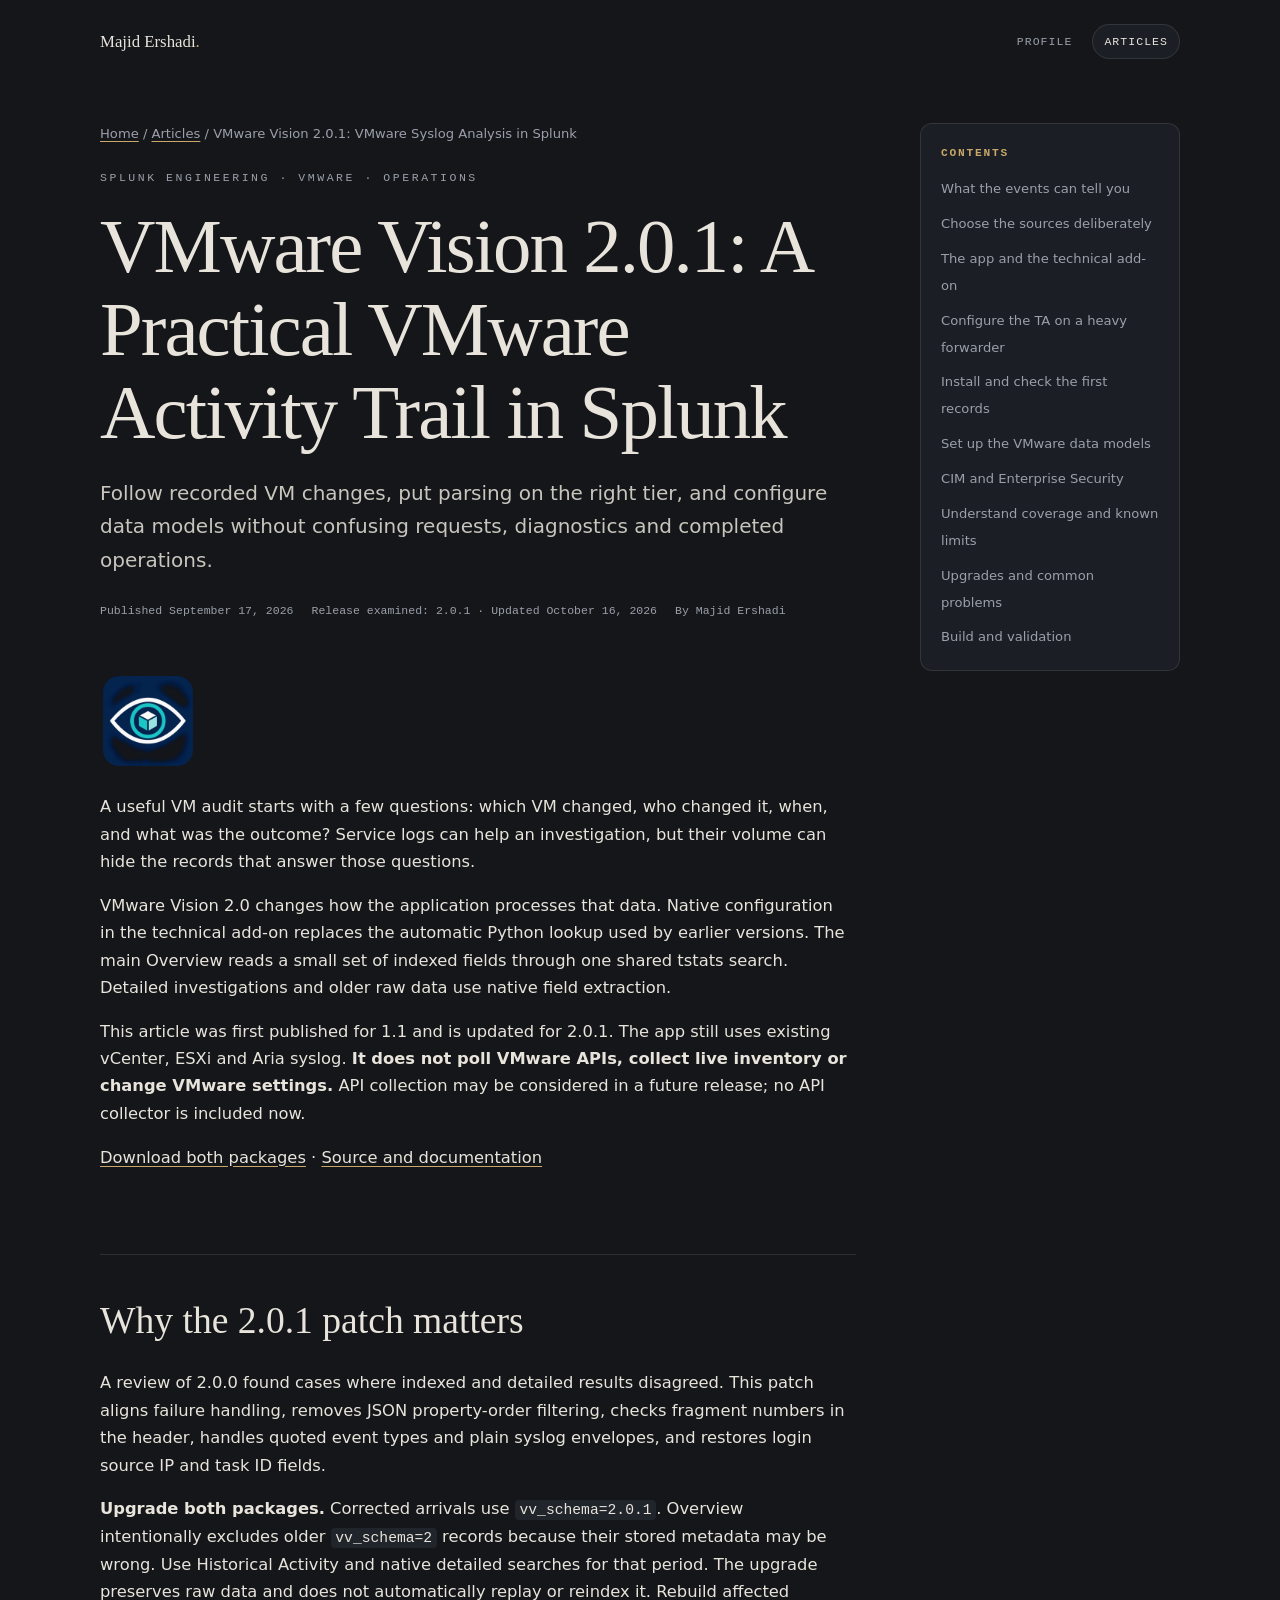
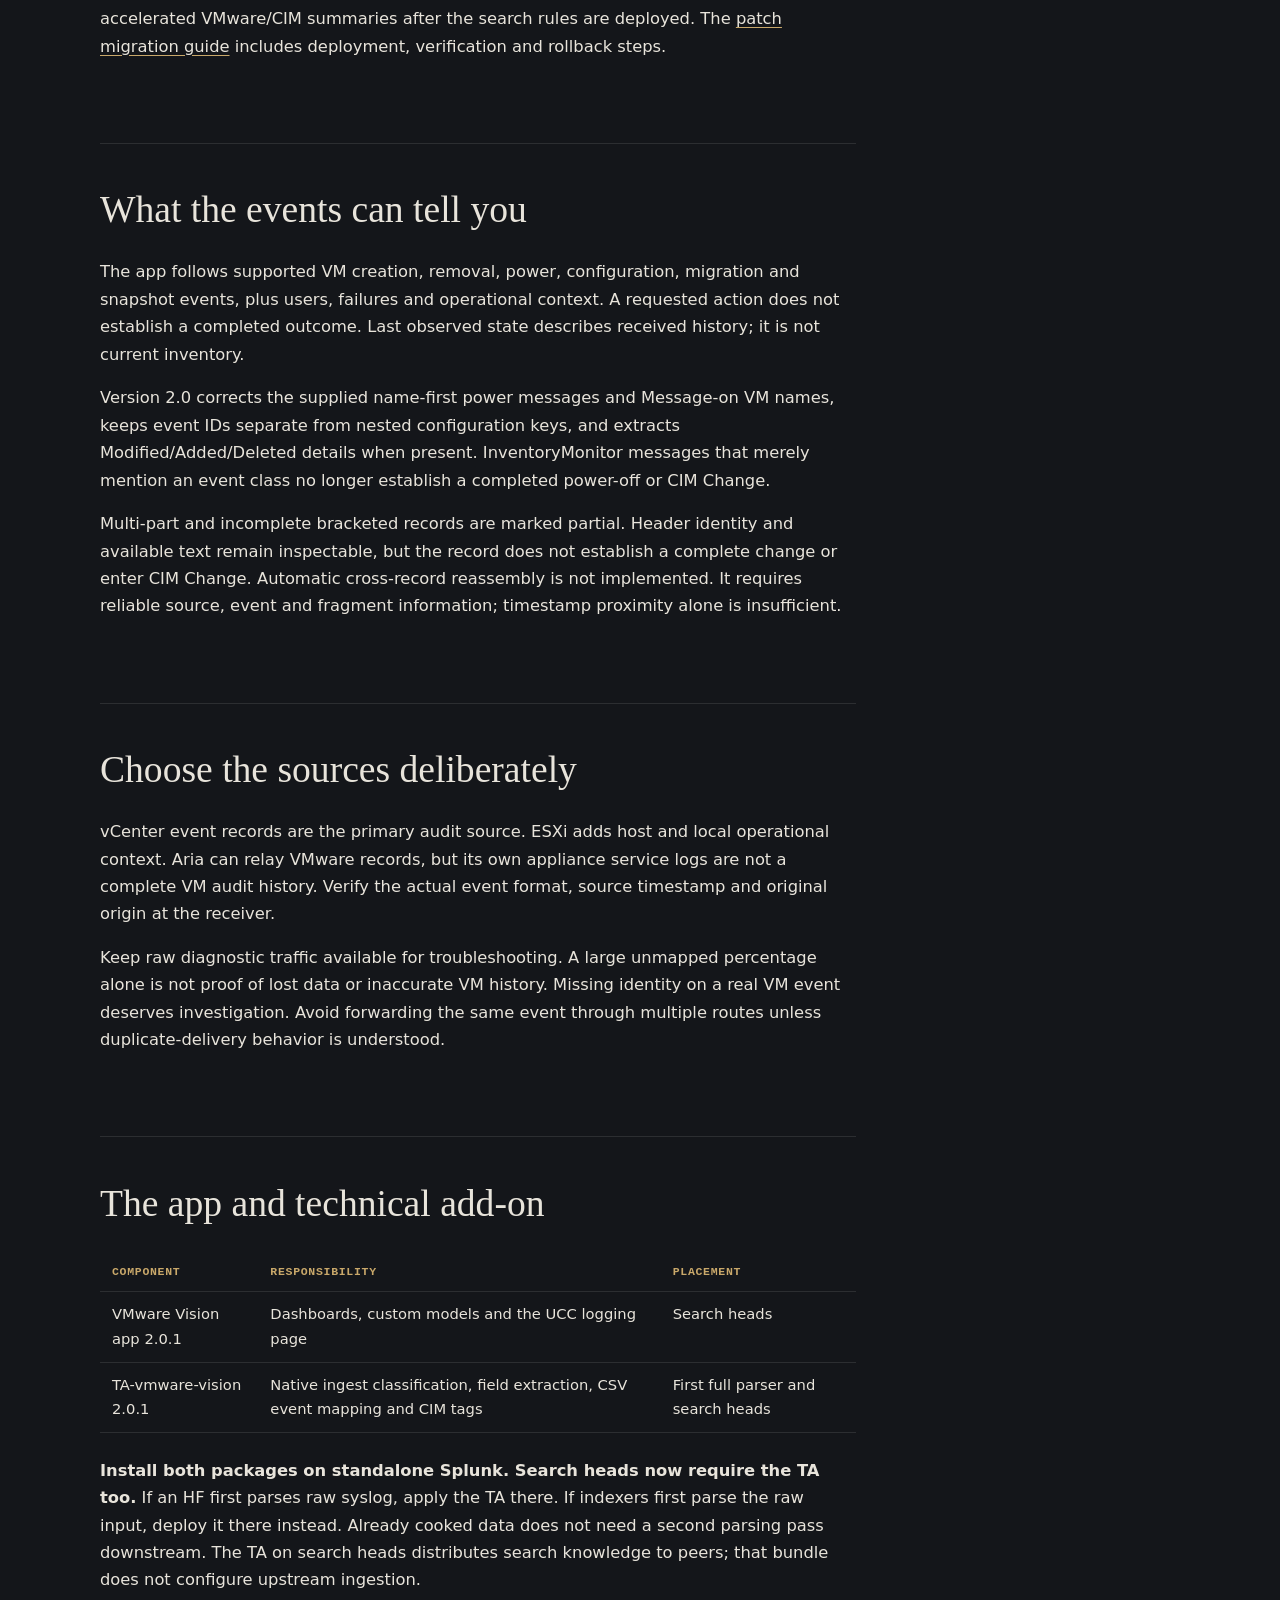
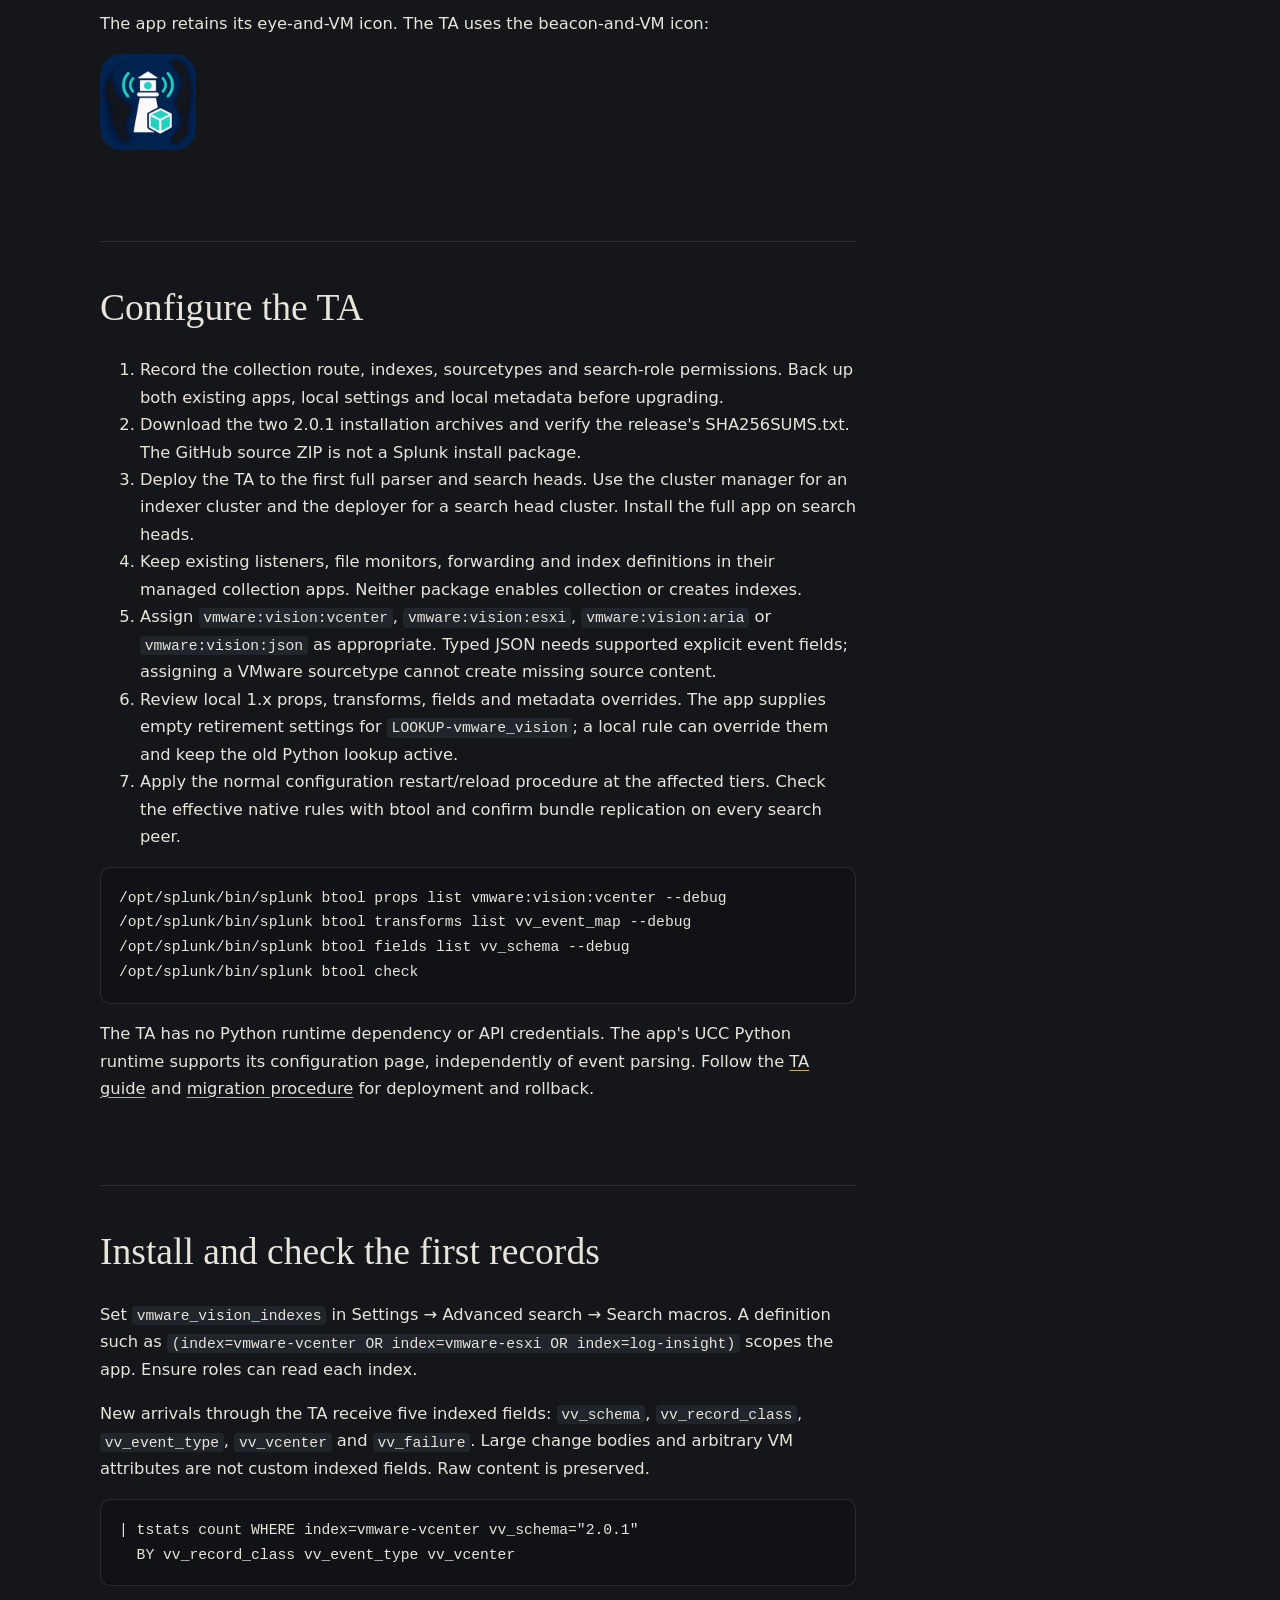
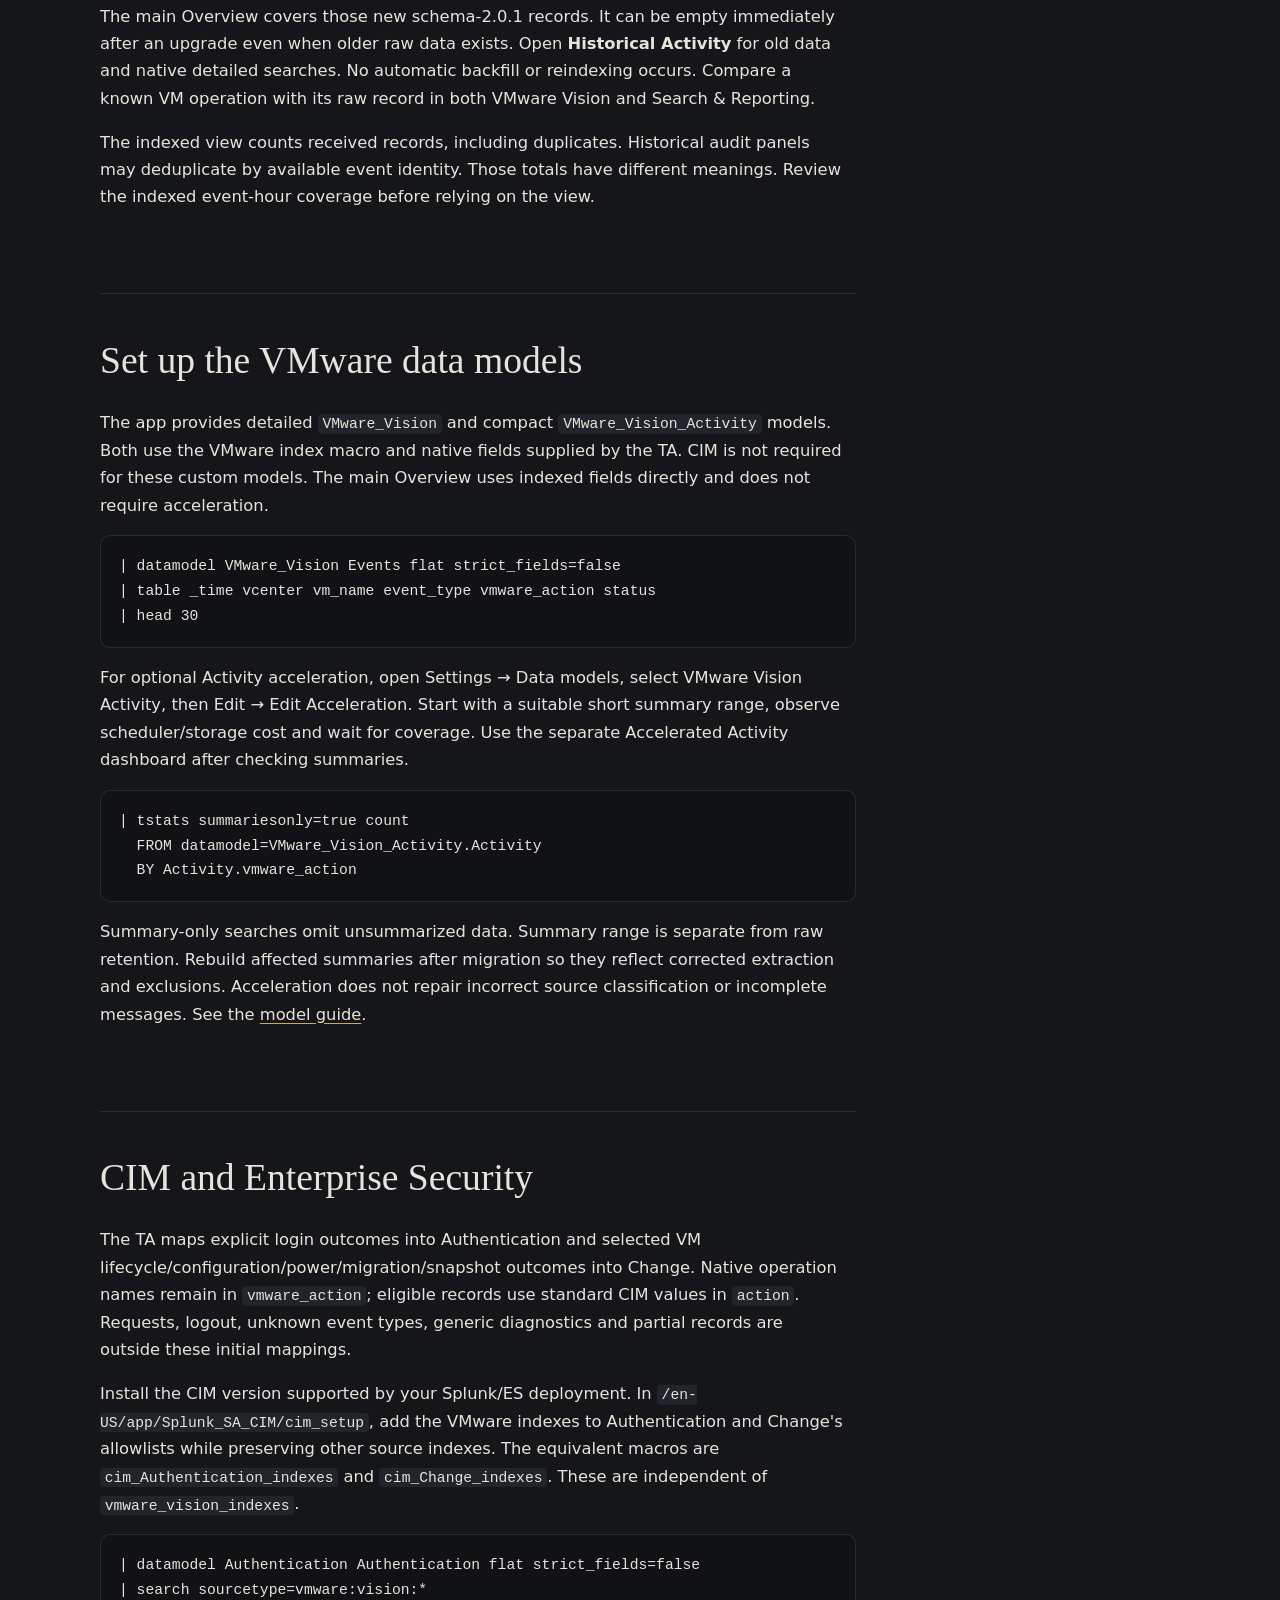
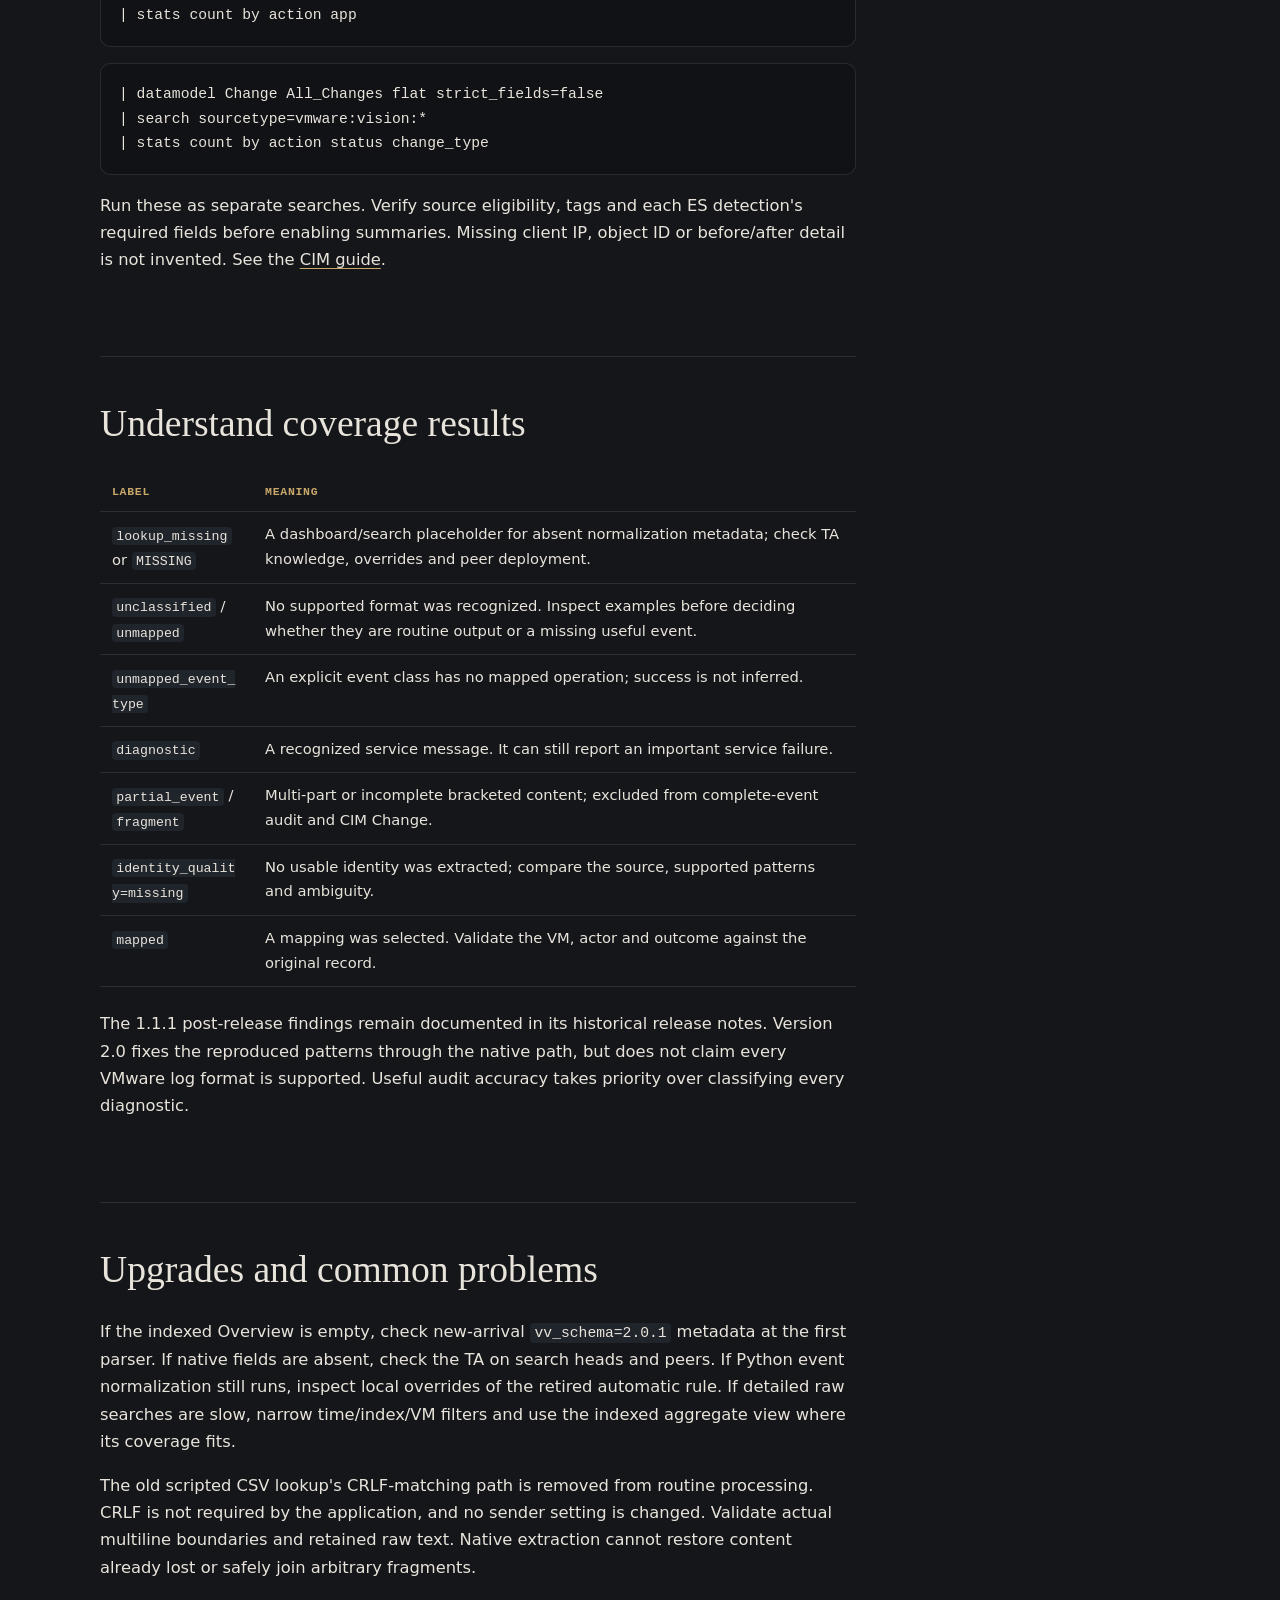
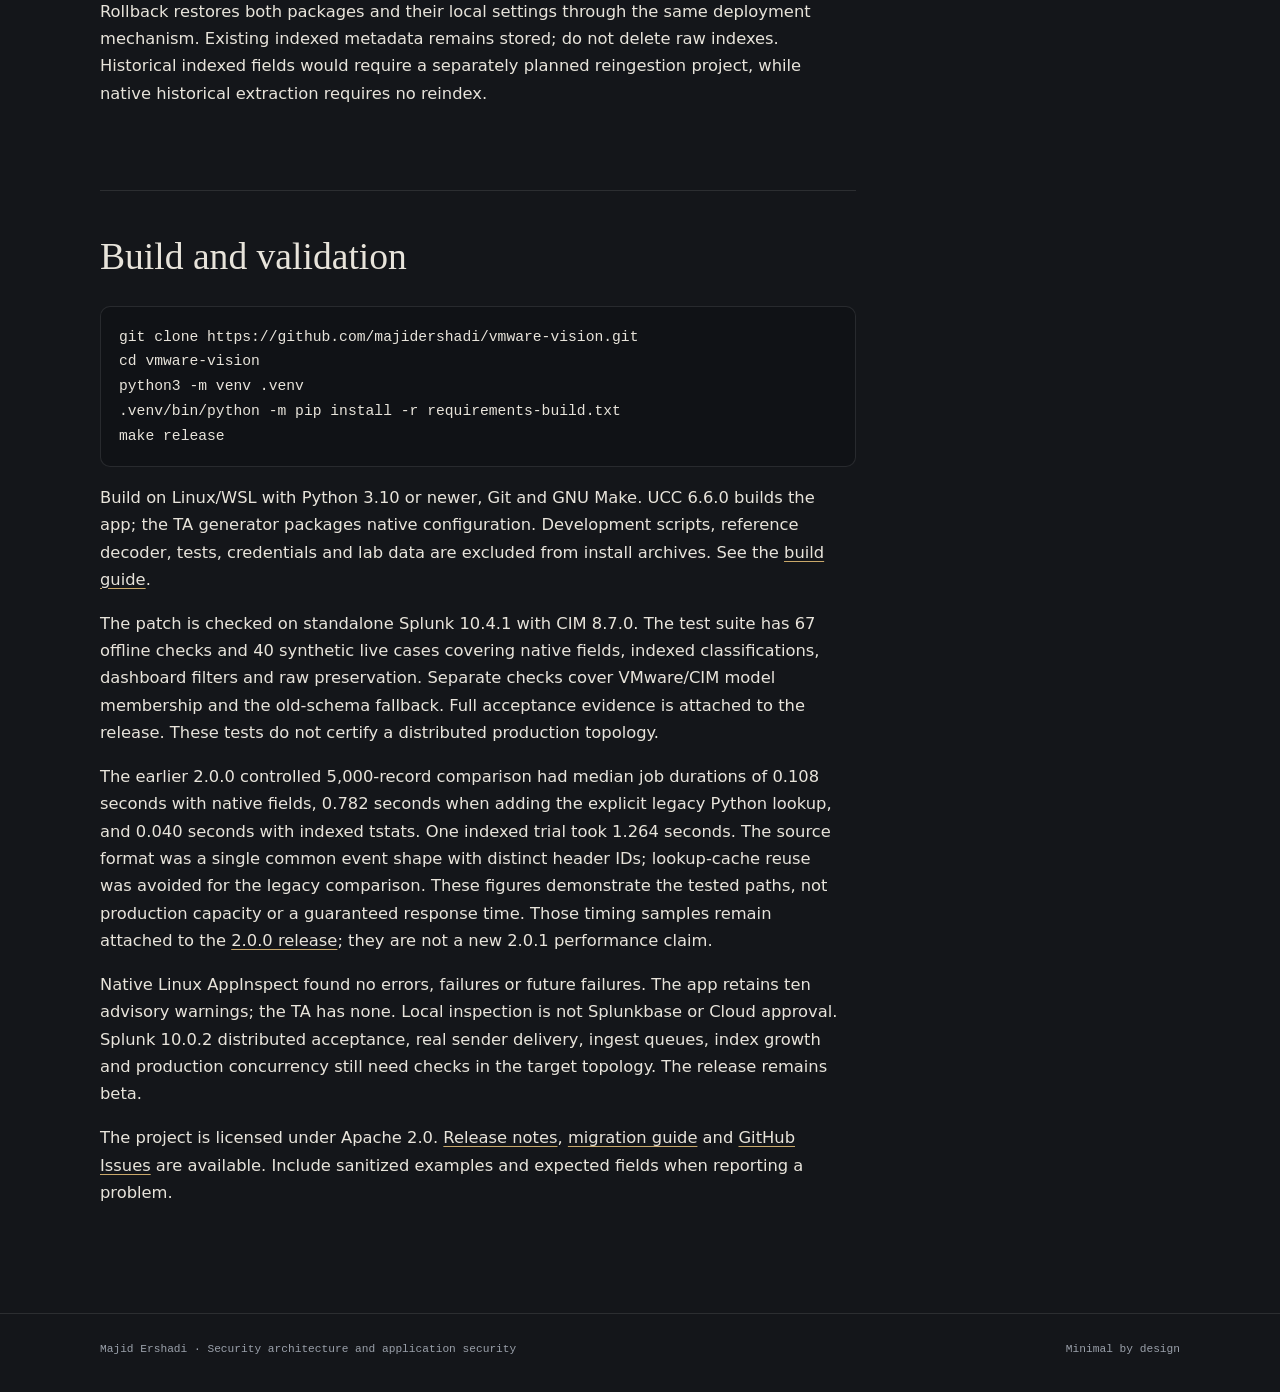
<file: articles/vmware-vision-1-1/index.html>
<!DOCTYPE html>
<html lang="en">
<head>
<meta charset="utf-8" />
<meta name="viewport" content="width=device-width, initial-scale=1" />
<title>VMware Vision 2.0.1: VMware Syslog Analysis in Splunk | Majid Ershadi</title>
<meta name="description" content="Configure VMware Vision 2.0.1 and its Splunk add-on to investigate VMware syslog, VM activity, and CIM data models, with practical coverage limits." />
<meta name="referrer" content="strict-origin-when-cross-origin" />
<meta name="theme-color" content="#14161a" />
<link rel="canonical" href="https://majidershadi.github.io/articles/vmware-vision-1-1/" />
<link rel="stylesheet" href="/assets/site.css" />
<link rel="alternate" type="application/rss+xml" title="Majid Ershadi Articles" href="/articles/feed.xml" />
<meta property="og:type" content="article" />
<meta property="og:title" content="VMware Vision 2.0.1: VMware Syslog Analysis in Splunk" />
<meta property="og:description" content="Configure VMware Vision 2.0.1 and its Splunk add-on to investigate VMware syslog, VM activity, and CIM data models, with practical coverage limits." />
<meta property="og:url" content="https://majidershadi.github.io/articles/vmware-vision-1-1/" />
<meta property="article:published_time" content="2026-09-17" />
<meta property="article:modified_time" content="2026-10-16" />
<meta property="article:author" content="Majid Ershadi" />
<meta name="twitter:card" content="summary" />
<script type="application/ld+json">{"@context": "https://schema.org", "@type": "TechArticle", "headline": "VMware Vision 2.0.1: A Practical VMware Activity Trail in Splunk", "description": "Install VMware Vision and its native technical add-on, configure VMware and CIM data models, and understand what syslog can tell you about VM changes.", "author": {"@type": "Person", "name": "Majid Ershadi", "url": "https://majidershadi.github.io/"}, "datePublished": "2026-09-17", "dateModified": "2026-10-16", "mainEntityOfPage": "https://majidershadi.github.io/articles/vmware-vision-1-1/", "about": ["VMware syslog", "Splunk Enterprise", "CIM", "Data models"]}</script>
<script type="application/ld+json">{"@context": "https://schema.org", "@type": "BreadcrumbList", "itemListElement": [{"@type": "ListItem", "position": 1, "name": "Home", "item": "https://majidershadi.github.io/"}, {"@type": "ListItem", "position": 2, "name": "Articles", "item": "https://majidershadi.github.io/articles/"}, {"@type": "ListItem", "position": 3, "name": "VMware Vision 2.0.1: A Practical VMware Activity Trail in Splunk", "item": "https://majidershadi.github.io/articles/vmware-vision-1-1/"}]}</script>
</head>
<body>
<a class="skip-link" href="#main">Skip to content</a>
<header class="site-shell">
<nav class="site-nav" aria-label="Primary">
  <a class="site-brand" href="/">Majid Ershadi<span class="dot">.</span></a>
  <ul class="site-tabs"><li><a href="/">Profile</a></li><li><a href="/articles/" aria-current="page">Articles</a></li></ul>
</nav>
</header>
<main id="main" class="page-main">
<div class="article-layout">
<article class="article">
<nav class="breadcrumbs" aria-label="Breadcrumb"><a href="/">Home</a><span aria-hidden="true"> / </span><a href="/articles/">Articles</a><span aria-hidden="true"> / </span><span aria-current="page">VMware Vision 2.0.1: VMware Syslog Analysis in Splunk</span></nav>
<header class="article-header">
<p class="kicker">Splunk engineering · VMware · Operations</p>
<h1 class="article-title">VMware Vision 2.0.1: A Practical VMware Activity Trail in Splunk</h1>
<p class="article-deck">Follow recorded VM changes, put parsing on the right tier, and configure data models without confusing requests, diagnostics and completed operations.</p>
<div class="meta"><time datetime="2026-09-17">Published September 17, 2026</time><span>Release examined: 2.0.1 · Updated October 16, 2026</span><span>By Majid Ershadi</span></div>
</header>
<div class="article-body">
<p><img alt="VMware Vision eye and virtual machine icon" src="/assets/vmware-vision.png" width="96" height="96" /></p>
<p>A useful VM audit starts with a few questions: which VM changed, who changed it, when, and what was the outcome? Service logs can help an investigation, but their volume can hide the records that answer those questions.</p>
<p>VMware Vision 2.0 changes how the application processes that data. Native configuration in the technical add-on replaces the automatic Python lookup used by earlier versions. The main Overview reads a small set of indexed fields through one shared tstats search. Detailed investigations and older raw data use native field extraction.</p>
<p>This article was first published for 1.1 and is updated for 2.0.1. The app still uses existing vCenter, ESXi and Aria syslog. <strong>It does not poll VMware APIs, collect live inventory or change VMware settings.</strong> API collection may be considered in a future release; no API collector is included now.</p>
<p><a href="https://github.com/majidershadi/vmware-vision/releases/tag/v2.0.1">Download both packages</a> · <a href="https://github.com/majidershadi/vmware-vision">Source and documentation</a></p>
<h2 id="patch-201">Why the 2.0.1 patch matters</h2>
<p>A review of 2.0.0 found cases where indexed and detailed results disagreed. This patch aligns failure handling, removes JSON property-order filtering, checks fragment numbers in the header, handles quoted event types and plain syslog envelopes, and restores login source IP and task ID fields.</p>
<p><strong>Upgrade both packages.</strong> Corrected arrivals use <code>vv_schema=2.0.1</code>. Overview intentionally excludes older <code>vv_schema=2</code> records because their stored metadata may be wrong. Use Historical Activity and native detailed searches for that period. The upgrade preserves raw data and does not automatically replay or reindex it. Rebuild affected accelerated VMware/CIM summaries after the search rules are deployed. The <a href="https://github.com/majidershadi/vmware-vision/blob/main/docs/MIGRATION_2.0.1.md">patch migration guide</a> includes deployment, verification and rollback steps.</p>
<h2 id="what-the-events-can-tell-you">What the events can tell you</h2>
<p>The app follows supported VM creation, removal, power, configuration, migration and snapshot events, plus users, failures and operational context. A requested action does not establish a completed outcome. Last observed state describes received history; it is not current inventory.</p>
<p>Version 2.0 corrects the supplied name-first power messages and Message-on VM names, keeps event IDs separate from nested configuration keys, and extracts Modified/Added/Deleted details when present. InventoryMonitor messages that merely mention an event class no longer establish a completed power-off or CIM Change.</p>
<p>Multi-part and incomplete bracketed records are marked partial. Header identity and available text remain inspectable, but the record does not establish a complete change or enter CIM Change. Automatic cross-record reassembly is not implemented. It requires reliable source, event and fragment information; timestamp proximity alone is insufficient.</p>
<h2 id="choose-the-sources">Choose the sources deliberately</h2>
<p>vCenter event records are the primary audit source. ESXi adds host and local operational context. Aria can relay VMware records, but its own appliance service logs are not a complete VM audit history. Verify the actual event format, source timestamp and original origin at the receiver.</p>
<p>Keep raw diagnostic traffic available for troubleshooting. A large unmapped percentage alone is not proof of lost data or inaccurate VM history. Missing identity on a real VM event deserves investigation. Avoid forwarding the same event through multiple routes unless duplicate-delivery behavior is understood.</p>
<h2 id="app-and-technical-addon">The app and technical add-on</h2>
<table>
<thead>
<tr>
<th>Component</th>
<th>Responsibility</th>
<th>Placement</th>
</tr>
</thead>
<tbody>
<tr>
<td>VMware Vision app 2.0.1</td>
<td>Dashboards, custom models and the UCC logging page</td>
<td>Search heads</td>
</tr>
<tr>
<td>TA-vmware-vision 2.0.1</td>
<td>Native ingest classification, field extraction, CSV event mapping and CIM tags</td>
<td>First full parser and search heads</td>
</tr>
</tbody>
</table>
<p><strong>Install both packages on standalone Splunk. Search heads now require the TA too.</strong> If an HF first parses raw syslog, apply the TA there. If indexers first parse the raw input, deploy it there instead. Already cooked data does not need a second parsing pass downstream. The TA on search heads distributes search knowledge to peers; that bundle does not configure upstream ingestion.</p>
<p>The app retains its eye-and-VM icon. The TA uses the beacon-and-VM icon:</p>
<p><img alt="TA-vmware-vision beacon and virtual machine icon" src="/assets/ta-vmware-vision.png" width="96" height="96" /></p>
<h2 id="ta-configuration">Configure the TA</h2>
<ol>
<li>Record the collection route, indexes, sourcetypes and search-role permissions. Back up both existing apps, local settings and local metadata before upgrading.</li>
<li>Download the two 2.0.1 installation archives and verify the release's SHA256SUMS.txt. The GitHub source ZIP is not a Splunk install package.</li>
<li>Deploy the TA to the first full parser and search heads. Use the cluster manager for an indexer cluster and the deployer for a search head cluster. Install the full app on search heads.</li>
<li>Keep existing listeners, file monitors, forwarding and index definitions in their managed collection apps. Neither package enables collection or creates indexes.</li>
<li>Assign <code>vmware:vision:vcenter</code>, <code>vmware:vision:esxi</code>, <code>vmware:vision:aria</code> or <code>vmware:vision:json</code> as appropriate. Typed JSON needs supported explicit event fields; assigning a VMware sourcetype cannot create missing source content.</li>
<li>Review local 1.x props, transforms, fields and metadata overrides. The app supplies empty retirement settings for <code>LOOKUP-vmware_vision</code>; a local rule can override them and keep the old Python lookup active.</li>
<li>Apply the normal configuration restart/reload procedure at the affected tiers. Check the effective native rules with btool and confirm bundle replication on every search peer.</li>
</ol>
<pre><code class="language-bash">/opt/splunk/bin/splunk btool props list vmware:vision:vcenter --debug
/opt/splunk/bin/splunk btool transforms list vv_event_map --debug
/opt/splunk/bin/splunk btool fields list vv_schema --debug
/opt/splunk/bin/splunk btool check
</code></pre>
<p>The TA has no Python runtime dependency or API credentials. The app's UCC Python runtime supports its configuration page, independently of event parsing. Follow the <a href="https://github.com/majidershadi/vmware-vision/blob/main/docs/TA_CONFIGURATION.md">TA guide</a> and <a href="https://github.com/majidershadi/vmware-vision/blob/main/docs/MIGRATION_2.0.1.md">migration procedure</a> for deployment and rollback.</p>
<h2 id="install-and-check">Install and check the first records</h2>
<p>Set <code>vmware_vision_indexes</code> in Settings → Advanced search → Search macros. A definition such as <code>(index=vmware-vcenter OR index=vmware-esxi OR index=log-insight)</code> scopes the app. Ensure roles can read each index.</p>
<p>New arrivals through the TA receive five indexed fields: <code>vv_schema</code>, <code>vv_record_class</code>, <code>vv_event_type</code>, <code>vv_vcenter</code> and <code>vv_failure</code>. Large change bodies and arbitrary VM attributes are not custom indexed fields. Raw content is preserved.</p>
<pre><code class="language-spl">| tstats count WHERE index=vmware-vcenter vv_schema=&quot;2.0.1&quot;
  BY vv_record_class vv_event_type vv_vcenter
</code></pre>
<p>The main Overview covers those new schema-2.0.1 records. It can be empty immediately after an upgrade even when older raw data exists. Open <strong>Historical Activity</strong> for old data and native detailed searches. No automatic backfill or reindexing occurs. Compare a known VM operation with its raw record in both VMware Vision and Search &amp; Reporting.</p>
<p>The indexed view counts received records, including duplicates. Historical audit panels may deduplicate by available event identity. Those totals have different meanings. Review the indexed event-hour coverage before relying on the view.</p>
<h2 id="data-model-setup">Set up the VMware data models</h2>
<p>The app provides detailed <code>VMware_Vision</code> and compact <code>VMware_Vision_Activity</code> models. Both use the VMware index macro and native fields supplied by the TA. CIM is not required for these custom models. The main Overview uses indexed fields directly and does not require acceleration.</p>
<pre><code class="language-spl">| datamodel VMware_Vision Events flat strict_fields=false
| table _time vcenter vm_name event_type vmware_action status
| head 30
</code></pre>
<p>For optional Activity acceleration, open Settings → Data models, select VMware Vision Activity, then Edit → Edit Acceleration. Start with a suitable short summary range, observe scheduler/storage cost and wait for coverage. Use the separate Accelerated Activity dashboard after checking summaries.</p>
<pre><code class="language-spl">| tstats summariesonly=true count
  FROM datamodel=VMware_Vision_Activity.Activity
  BY Activity.vmware_action
</code></pre>
<p>Summary-only searches omit unsummarized data. Summary range is separate from raw retention. Rebuild affected summaries after migration so they reflect corrected extraction and exclusions. Acceleration does not repair incorrect source classification or incomplete messages. See the <a href="https://github.com/majidershadi/vmware-vision/blob/main/docs/DATA_MODELS.md">model guide</a>.</p>
<h2 id="cim-and-enterprise-security">CIM and Enterprise Security</h2>
<p>The TA maps explicit login outcomes into Authentication and selected VM lifecycle/configuration/power/migration/snapshot outcomes into Change. Native operation names remain in <code>vmware_action</code>; eligible records use standard CIM values in <code>action</code>. Requests, logout, unknown event types, generic diagnostics and partial records are outside these initial mappings.</p>
<p>Install the CIM version supported by your Splunk/ES deployment. In <code>/en-US/app/Splunk_SA_CIM/cim_setup</code>, add the VMware indexes to Authentication and Change's allowlists while preserving other source indexes. The equivalent macros are <code>cim_Authentication_indexes</code> and <code>cim_Change_indexes</code>. These are independent of <code>vmware_vision_indexes</code>.</p>
<pre><code class="language-spl">| datamodel Authentication Authentication flat strict_fields=false
| search sourcetype=vmware:vision:*
| stats count by action app
</code></pre>
<pre><code class="language-spl">| datamodel Change All_Changes flat strict_fields=false
| search sourcetype=vmware:vision:*
| stats count by action status change_type
</code></pre>
<p>Run these as separate searches. Verify source eligibility, tags and each ES detection's required fields before enabling summaries. Missing client IP, object ID or before/after detail is not invented. See the <a href="https://github.com/majidershadi/vmware-vision/blob/main/docs/CIM.md">CIM guide</a>.</p>
<h2 id="understand-coverage">Understand coverage results</h2>
<table>
<thead>
<tr>
<th>Label</th>
<th>Meaning</th>
</tr>
</thead>
<tbody>
<tr>
<td><code>lookup_missing</code> or <code>MISSING</code></td>
<td>A dashboard/search placeholder for absent normalization metadata; check TA knowledge, overrides and peer deployment.</td>
</tr>
<tr>
<td><code>unclassified</code> / <code>unmapped</code></td>
<td>No supported format was recognized. Inspect examples before deciding whether they are routine output or a missing useful event.</td>
</tr>
<tr>
<td><code>unmapped_event_type</code></td>
<td>An explicit event class has no mapped operation; success is not inferred.</td>
</tr>
<tr>
<td><code>diagnostic</code></td>
<td>A recognized service message. It can still report an important service failure.</td>
</tr>
<tr>
<td><code>partial_event</code> / <code>fragment</code></td>
<td>Multi-part or incomplete bracketed content; excluded from complete-event audit and CIM Change.</td>
</tr>
<tr>
<td><code>identity_quality=missing</code></td>
<td>No usable identity was extracted; compare the source, supported patterns and ambiguity.</td>
</tr>
<tr>
<td><code>mapped</code></td>
<td>A mapping was selected. Validate the VM, actor and outcome against the original record.</td>
</tr>
</tbody>
</table>
<p>The 1.1.1 post-release findings remain documented in its historical release notes. Version 2.0 fixes the reproduced patterns through the native path, but does not claim every VMware log format is supported. Useful audit accuracy takes priority over classifying every diagnostic.</p>
<h2 id="upgrades-and-troubleshooting">Upgrades and common problems</h2>
<p>If the indexed Overview is empty, check new-arrival <code>vv_schema=2.0.1</code> metadata at the first parser. If native fields are absent, check the TA on search heads and peers. If Python event normalization still runs, inspect local overrides of the retired automatic rule. If detailed raw searches are slow, narrow time/index/VM filters and use the indexed aggregate view where its coverage fits.</p>
<p>The old scripted CSV lookup's CRLF-matching path is removed from routine processing. CRLF is not required by the application, and no sender setting is changed. Validate actual multiline boundaries and retained raw text. Native extraction cannot restore content already lost or safely join arbitrary fragments.</p>
<p>Rollback restores both packages and their local settings through the same deployment mechanism. Existing indexed metadata remains stored; do not delete raw indexes. Historical indexed fields would require a separately planned reingestion project, while native historical extraction requires no reindex.</p>
<h2 id="build-and-validation">Build and validation</h2>
<pre><code class="language-bash">git clone https://github.com/majidershadi/vmware-vision.git
cd vmware-vision
python3 -m venv .venv
.venv/bin/python -m pip install -r requirements-build.txt
make release
</code></pre>
<p>Build on Linux/WSL with Python 3.10 or newer, Git and GNU Make. UCC 6.6.0 builds the app; the TA generator packages native configuration. Development scripts, reference decoder, tests, credentials and lab data are excluded from install archives. See the <a href="https://github.com/majidershadi/vmware-vision/blob/main/docs/BUILD.md">build guide</a>.</p>
<p>The patch is checked on standalone Splunk 10.4.1 with CIM 8.7.0. The test suite has 67 offline checks and 40 synthetic live cases covering native fields, indexed classifications, dashboard filters and raw preservation. Separate checks cover VMware/CIM model membership and the old-schema fallback. Full acceptance evidence is attached to the release. These tests do not certify a distributed production topology.</p>
<p>The earlier 2.0.0 controlled 5,000-record comparison had median job durations of 0.108 seconds with native fields, 0.782 seconds when adding the explicit legacy Python lookup, and 0.040 seconds with indexed tstats. One indexed trial took 1.264 seconds. The source format was a single common event shape with distinct header IDs; lookup-cache reuse was avoided for the legacy comparison. These figures demonstrate the tested paths, not production capacity or a guaranteed response time. Those timing samples remain attached to the <a href="https://github.com/majidershadi/vmware-vision/releases/tag/v2.0.0">2.0.0 release</a>; they are not a new 2.0.1 performance claim.</p>
<p>Native Linux AppInspect found no errors, failures or future failures. The app retains ten advisory warnings; the TA has none. Local inspection is not Splunkbase or Cloud approval. Splunk 10.0.2 distributed acceptance, real sender delivery, ingest queues, index growth and production concurrency still need checks in the target topology. The release remains beta.</p>
<p>The project is licensed under Apache 2.0. <a href="https://github.com/majidershadi/vmware-vision/blob/main/docs/RELEASE_2.0.1.md">Release notes</a>, <a href="https://github.com/majidershadi/vmware-vision/blob/main/docs/MIGRATION_2.0.1.md">migration guide</a> and <a href="https://github.com/majidershadi/vmware-vision/issues">GitHub Issues</a> are available. Include sanitized examples and expected fields when reporting a problem.</p>

</div>
</article>
<aside class="toc" aria-label="Table of contents">
<h2>Contents</h2>
<ol>
<li><a href="#what-the-events-can-tell-you">What the events can tell you</a></li>
<li><a href="#choose-the-sources">Choose the sources deliberately</a></li>
<li><a href="#app-and-technical-addon">The app and the technical add-on</a></li>
<li><a href="#ta-configuration">Configure the TA on a heavy forwarder</a></li>
<li><a href="#install-and-check">Install and check the first records</a></li>
<li><a href="#data-model-setup">Set up the VMware data models</a></li>
<li><a href="#cim-and-enterprise-security">CIM and Enterprise Security</a></li>
<li><a href="#understand-coverage">Understand coverage and known limits</a></li>
<li><a href="#upgrades-and-troubleshooting">Upgrades and common problems</a></li>
<li><a href="#build-and-validation">Build and validation</a></li>
</ol>
</aside>
</div>
</main>
<footer class="site-footer"><div class="site-shell"><span>Majid Ershadi · Security architecture and application security</span><span>Minimal by design</span></div></footer>
</body>
</html>
</file>
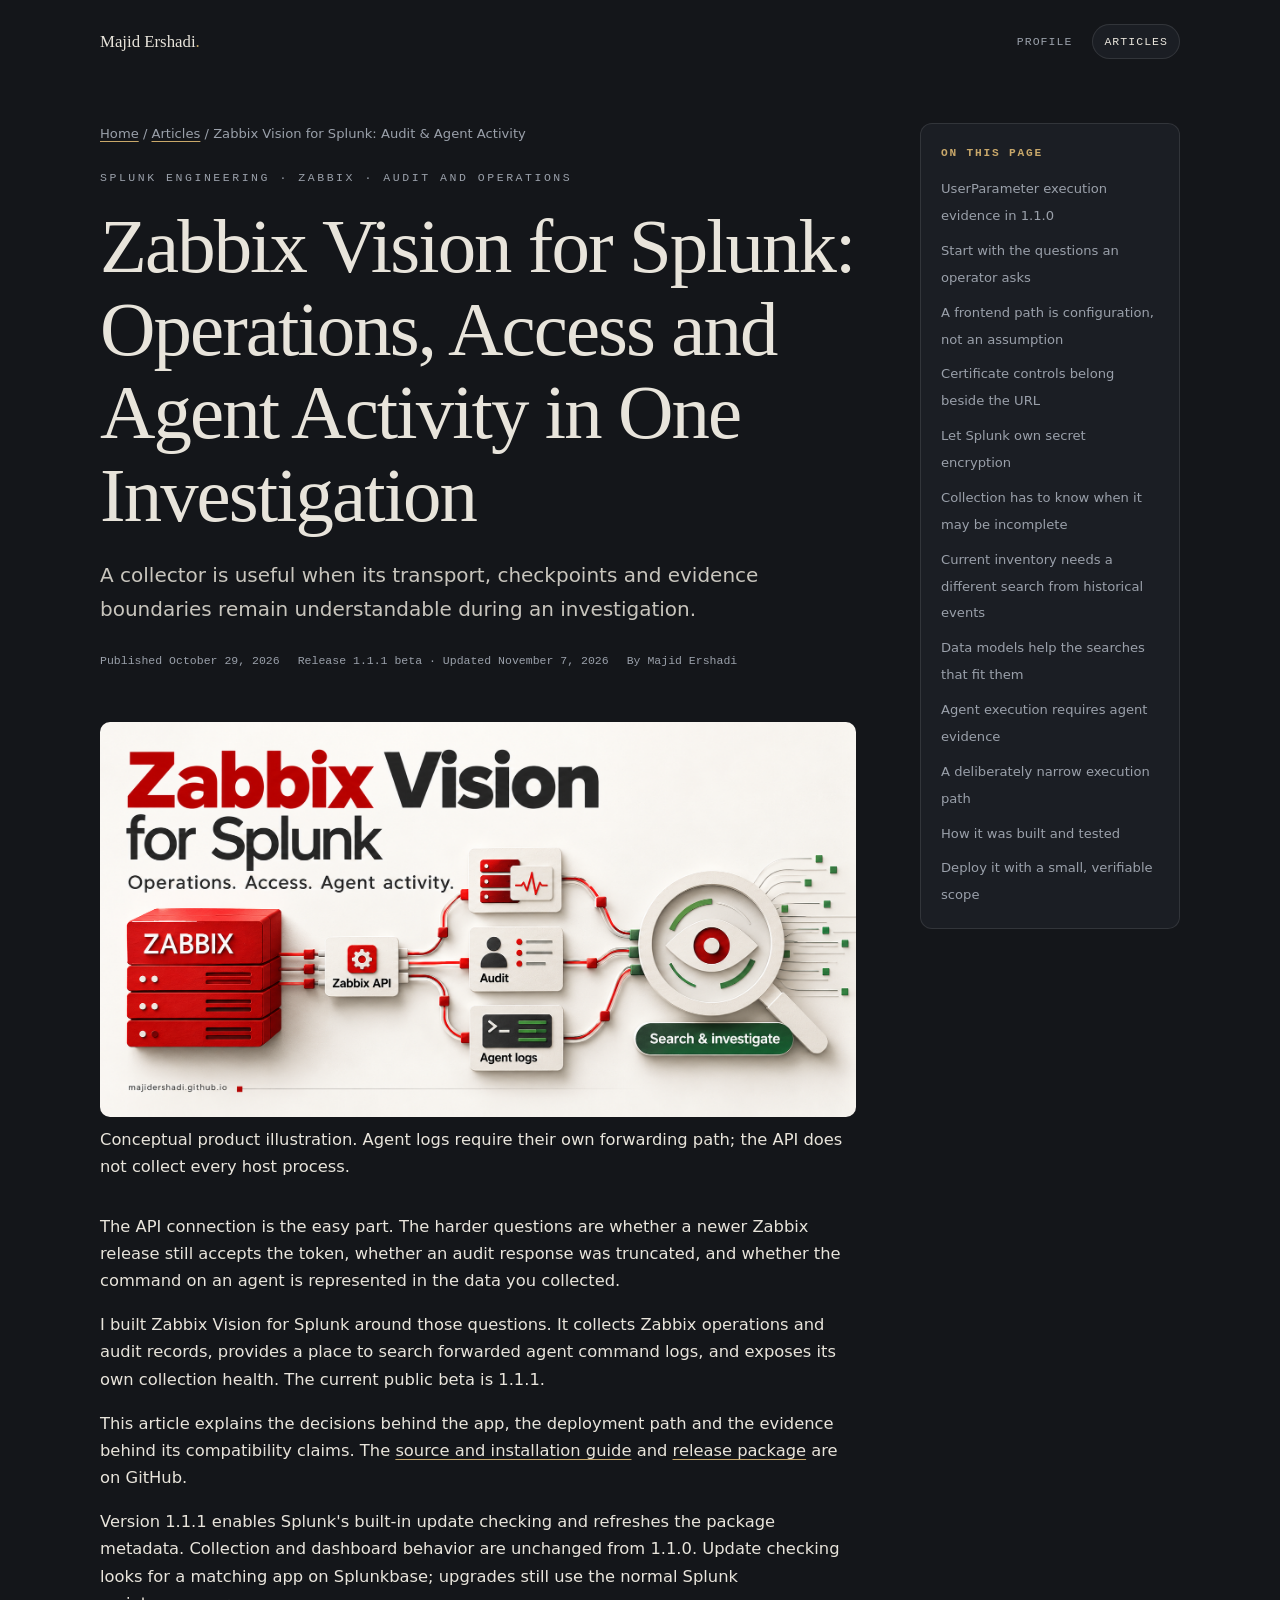
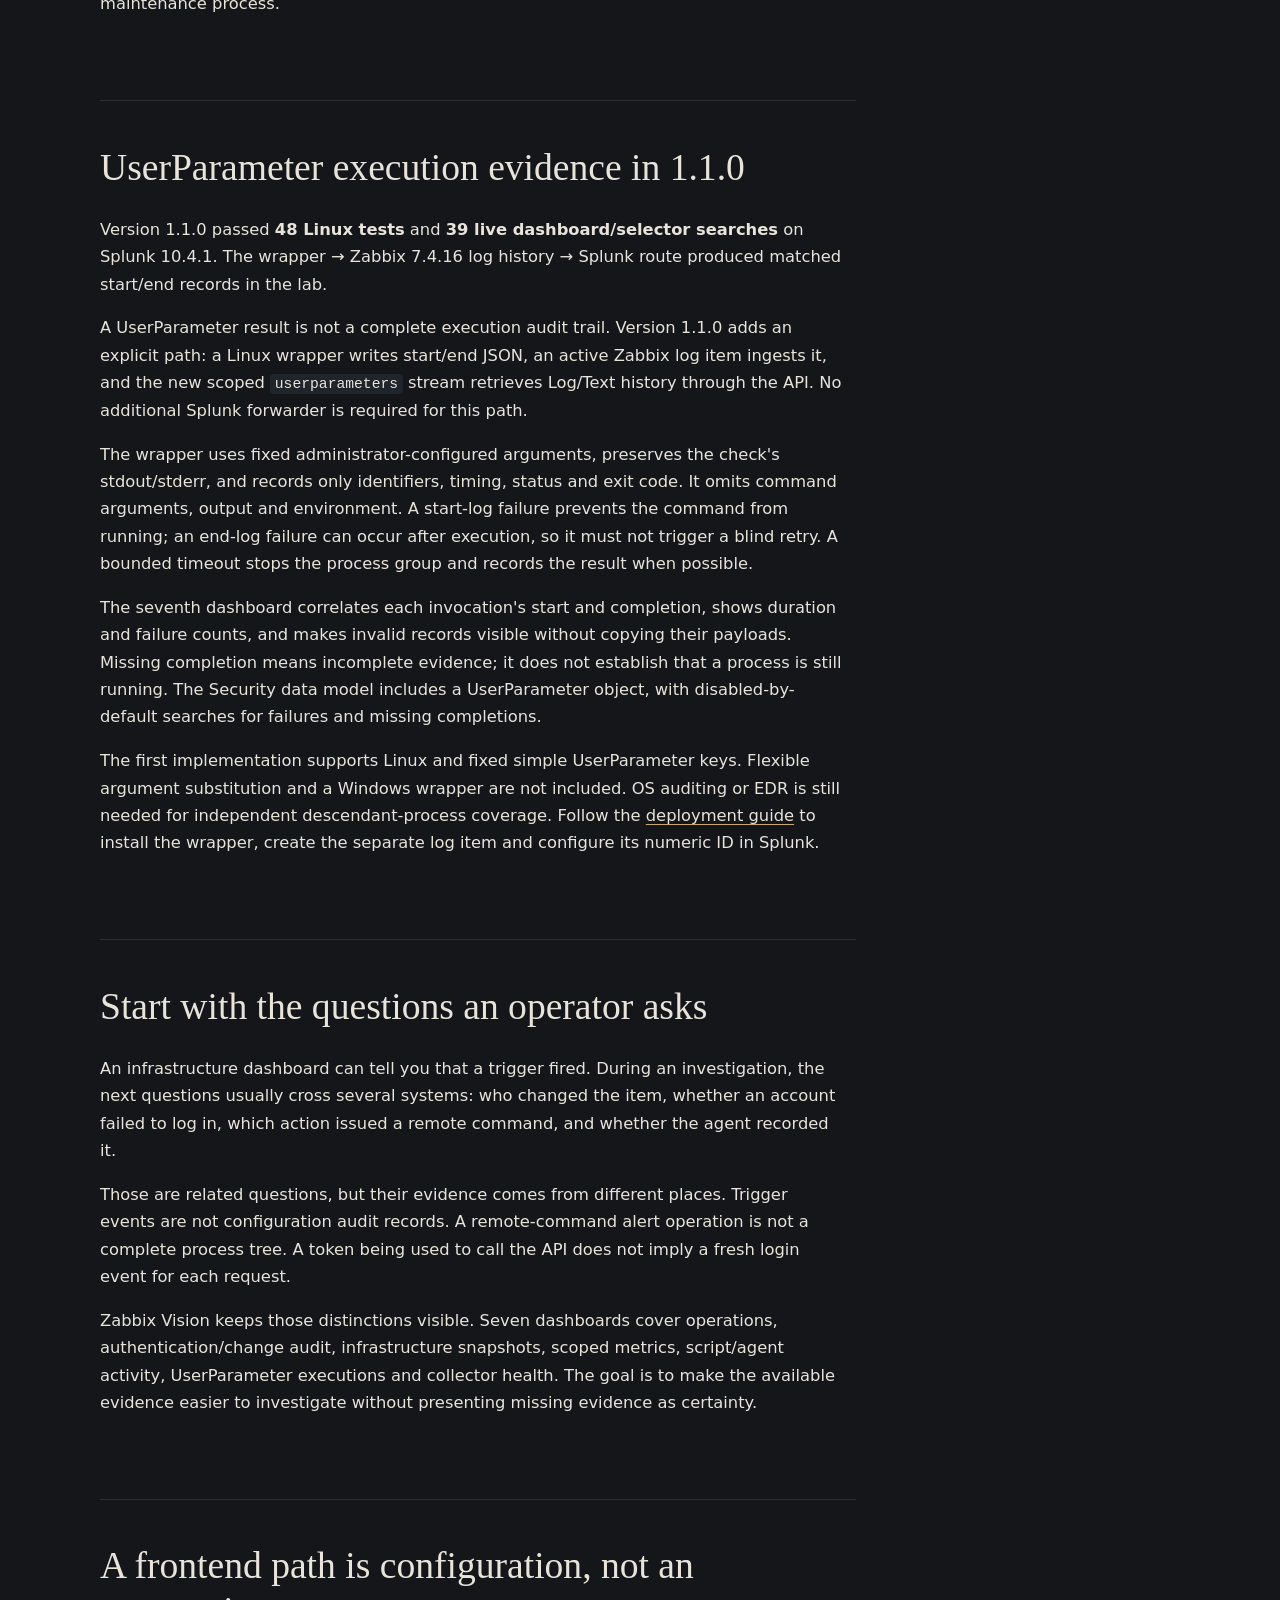
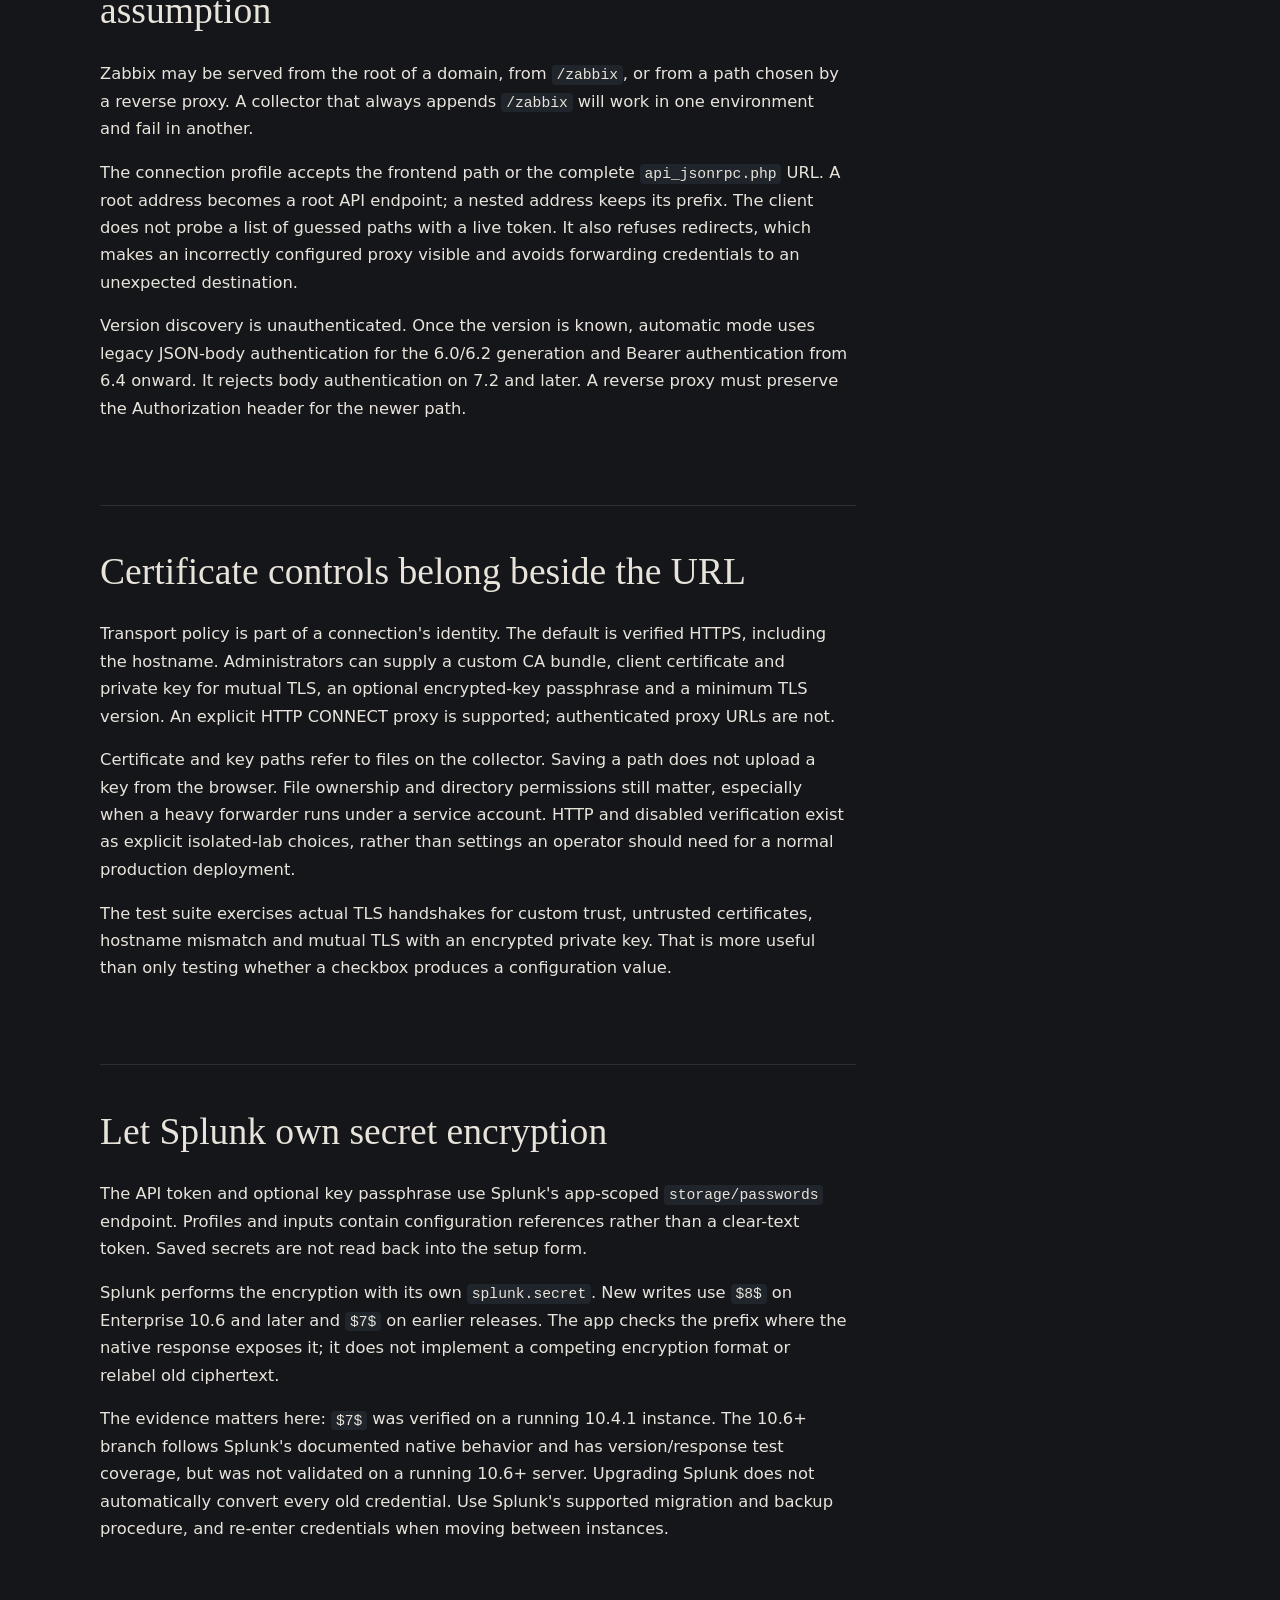
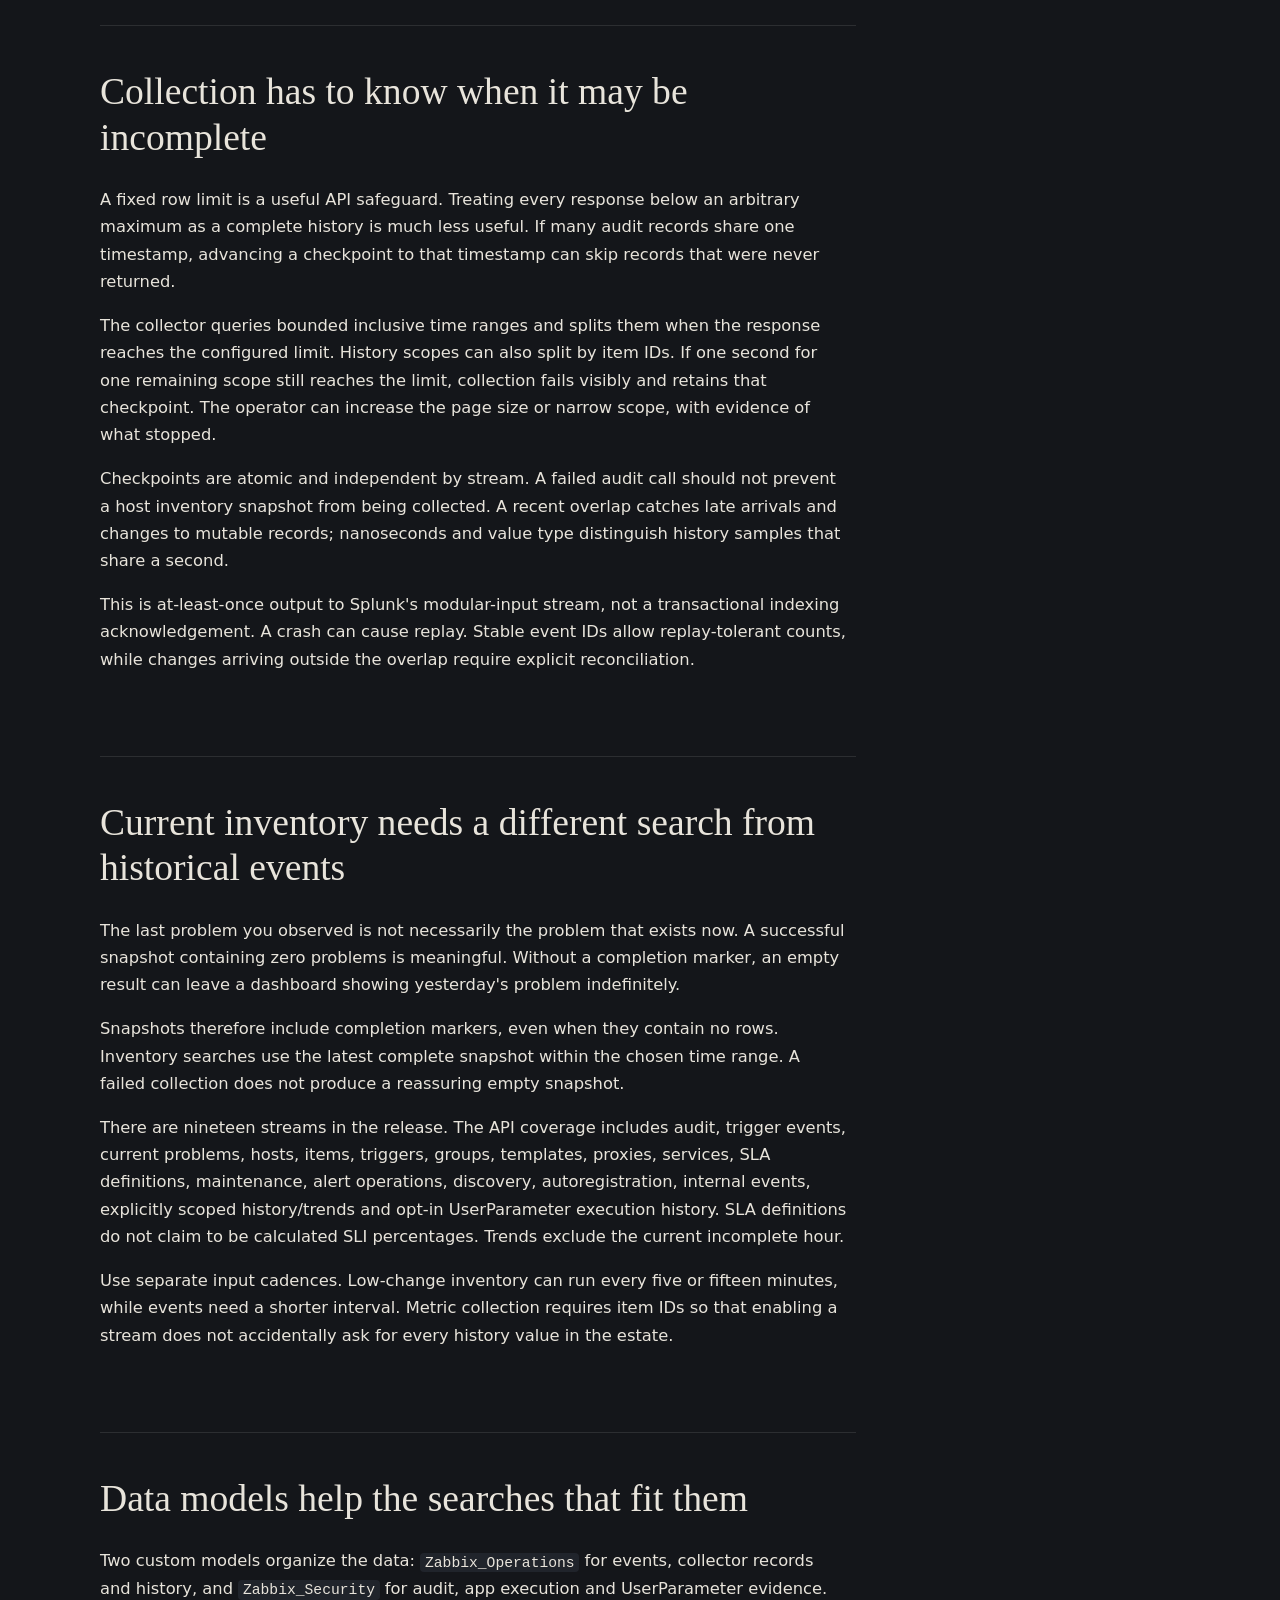
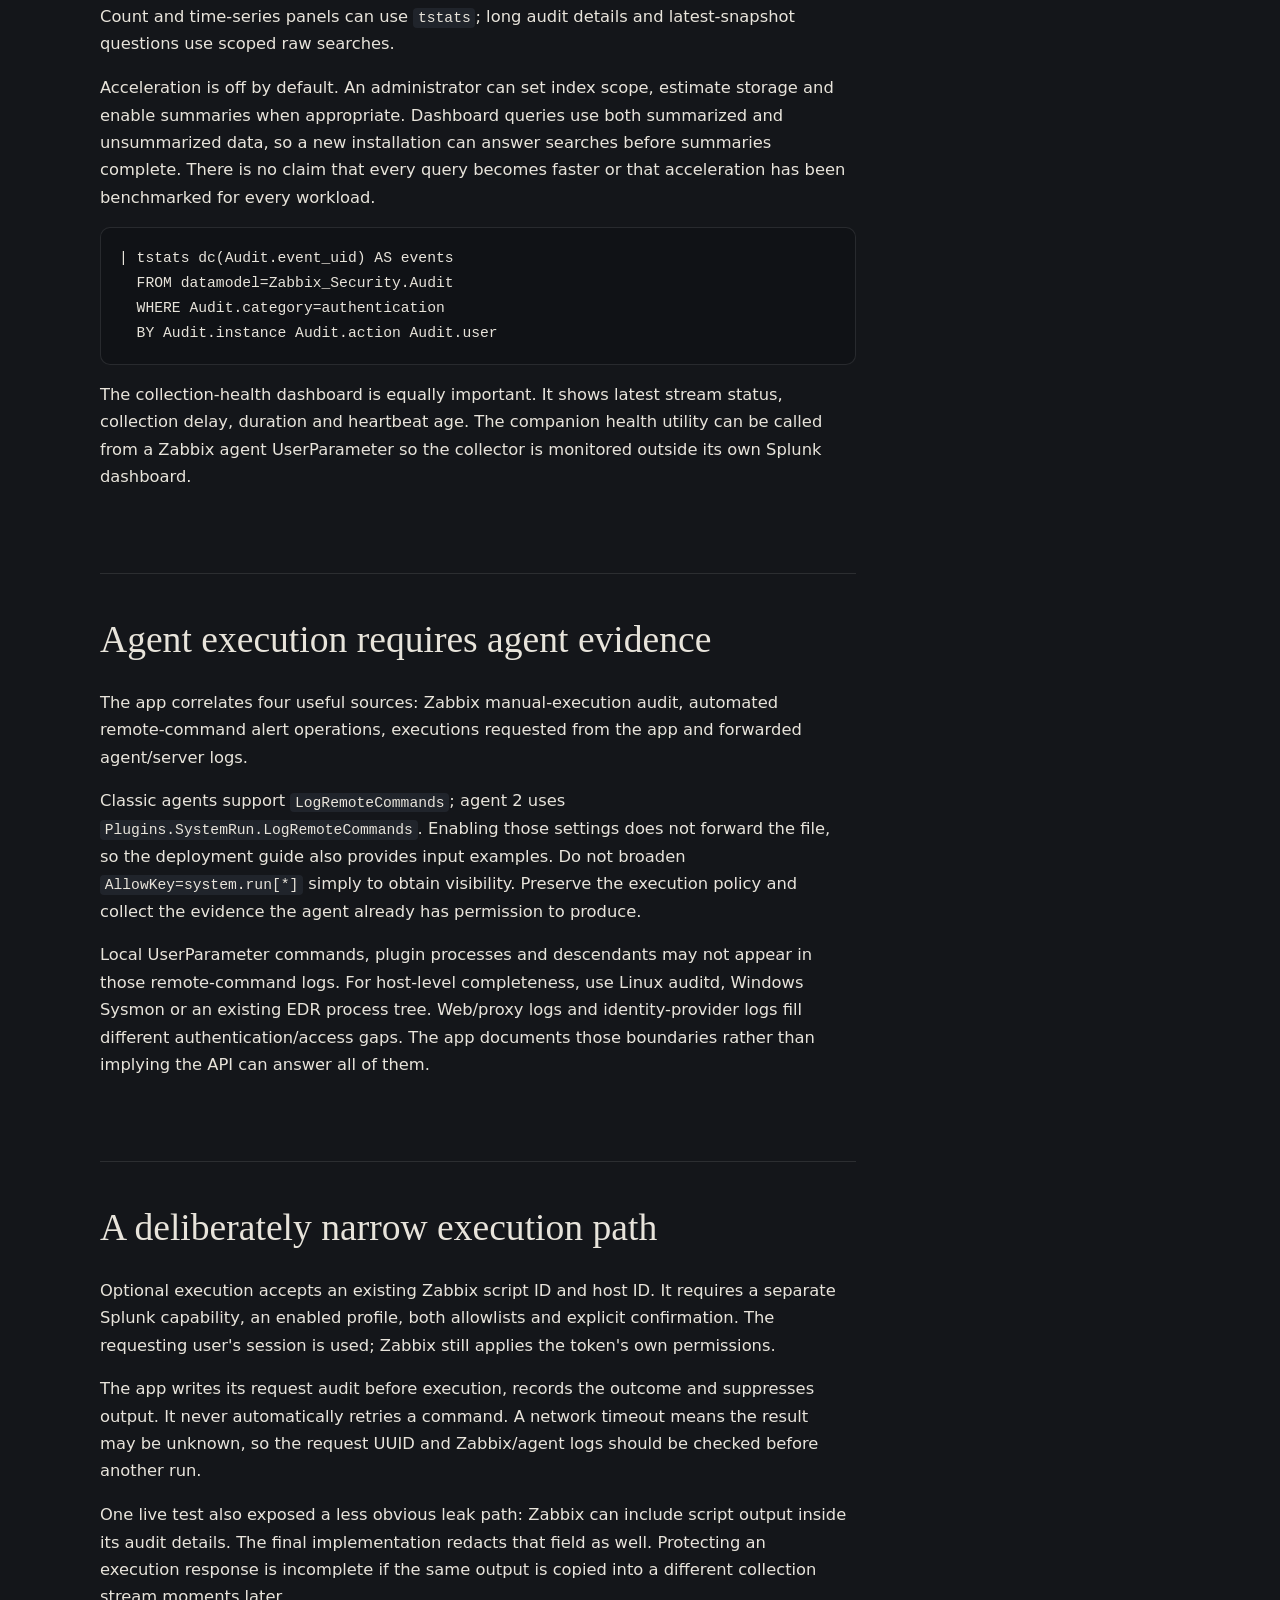
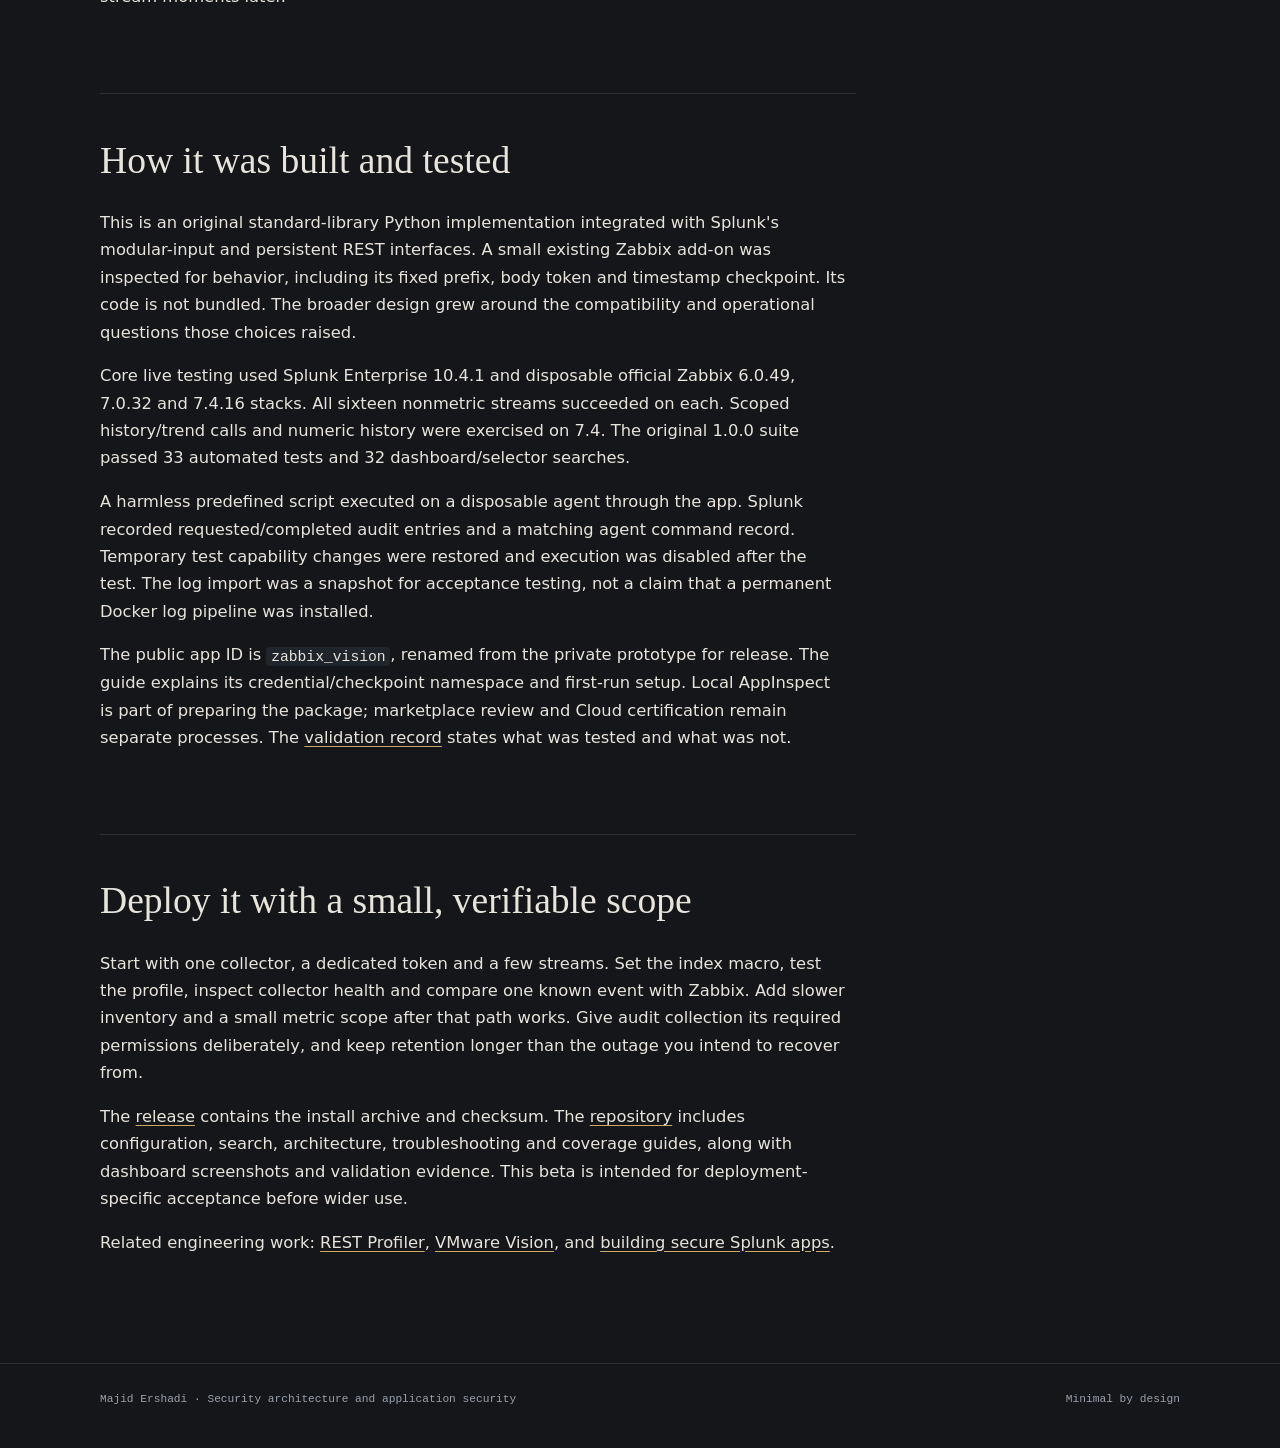
<file: articles/zabbix-vision-for-splunk/index.html>
<!doctype html><html lang="en"><head><meta charset="utf-8"><meta name="viewport" content="width=device-width,initial-scale=1"><title>Zabbix Vision for Splunk: Audit &amp; Agent Activity | Majid Ershadi</title><meta name="description" content="Collect Zabbix API, audit, authentication, and agent activity in Splunk with secure credentials, reliable checkpoints, and investigation data models." /><meta name="referrer" content="strict-origin-when-cross-origin"><meta name="theme-color" content="#14161a"><link rel="canonical" href="https://majidershadi.github.io/articles/zabbix-vision-for-splunk/"><link rel="stylesheet" href="/assets/site.css"><link rel="alternate" type="application/rss+xml" title="Majid Ershadi Articles" href="/articles/feed.xml"><meta property="og:type" content="article"><meta property="og:title" content="Zabbix Vision for Splunk: Audit &amp; Agent Activity" /><meta property="og:description" content="Collect Zabbix API, audit, authentication, and agent activity in Splunk with secure credentials, reliable checkpoints, and investigation data models." /><meta property="og:url" content="https://majidershadi.github.io/articles/zabbix-vision-for-splunk/"><meta property="og:image" content="https://majidershadi.github.io/assets/zabbix-vision-linkedin.png"><meta property="article:published_time" content="2026-10-29"><meta property="article:author" content="Majid Ershadi"><meta name="twitter:card" content="summary_large_image"><script type="application/ld+json">{"@context": "https://schema.org", "@type": "TechArticle", "headline": "Zabbix Vision for Splunk: Operations, Access and Agent Activity in One Investigation", "description": "How Zabbix Vision combines secure API collection, audit and authentication, data models, reliable checkpoints and agent command evidence in Splunk.", "author": {"@type": "Person", "name": "Majid Ershadi", "url": "https://majidershadi.github.io/"}, "datePublished": "2026-10-29", "dateModified": "2026-11-07", "mainEntityOfPage": "https://majidershadi.github.io/articles/zabbix-vision-for-splunk/", "image": "https://majidershadi.github.io/assets/zabbix-vision-linkedin.png", "about": ["Splunk", "Zabbix", "Audit logging", "Application security"]}</script><script type="application/ld+json">{"@context": "https://schema.org", "@type": "BreadcrumbList", "itemListElement": [{"@type": "ListItem", "position": 1, "name": "Home", "item": "https://majidershadi.github.io/"}, {"@type": "ListItem", "position": 2, "name": "Articles", "item": "https://majidershadi.github.io/articles/"}, {"@type": "ListItem", "position": 3, "name": "Zabbix Vision for Splunk: Operations, Access and Agent Activity in One Investigation", "item": "https://majidershadi.github.io/articles/zabbix-vision-for-splunk/"}]}</script>
</head><body><a class="skip-link" href="#main">Skip to content</a><header class="site-shell"><nav class="site-nav" aria-label="Primary"><a class="site-brand" href="/">Majid Ershadi<span class="dot">.</span></a><ul class="site-tabs"><li><a href="/">Profile</a></li><li><a href="/articles/" aria-current="page">Articles</a></li></ul></nav></header><main id="main" class="page-main"><div class="article-layout"><article class="article"><nav class="breadcrumbs" aria-label="Breadcrumb"><a href="/">Home</a><span aria-hidden="true"> / </span><a href="/articles/">Articles</a><span aria-hidden="true"> / </span><span aria-current="page">Zabbix Vision for Splunk: Audit &amp; Agent Activity</span></nav>
<header class="article-header"><p class="kicker">Splunk engineering · Zabbix · Audit and operations</p><h1 class="article-title">Zabbix Vision for Splunk: Operations, Access and Agent Activity in One Investigation</h1><p class="article-deck">A collector is useful when its transport, checkpoints and evidence boundaries remain understandable during an investigation.</p><div class="meta"><time datetime="2026-10-29">Published October 29, 2026</time><span>Release 1.1.1 beta · Updated November 7, 2026</span><span>By Majid Ershadi</span></div></header><div class="article-body"><figure style="margin:0 0 2rem"><img src="/assets/zabbix-vision-linkedin.png" style="width:100%;height:auto;border-radius:10px" alt="Red Zabbix infrastructure and audit/agent evidence cards converge on an eye-shaped search lens"><figcaption>Conceptual product illustration. Agent logs require their own forwarding path; the API does not collect every host process.</figcaption></figure><p>The API connection is the easy part. The harder questions are whether a newer Zabbix release still accepts the token, whether an audit response was truncated, and whether the command on an agent is represented in the data you collected.</p>
<p>I built Zabbix Vision for Splunk around those questions. It collects Zabbix operations and audit records, provides a place to search forwarded agent command logs, and exposes its own collection health. The current public beta is 1.1.1.</p>
<p>This article explains the decisions behind the app, the deployment path and the evidence behind its compatibility claims. The <a href="https://github.com/majidershadi/zabbix-vision-for-splunk">source and installation guide</a> and <a href="https://github.com/majidershadi/zabbix-vision-for-splunk/releases/tag/v1.1.1">release package</a> are on GitHub.</p>
<p>Version 1.1.1 enables Splunk's built-in update checking and refreshes the package metadata. Collection and dashboard behavior are unchanged from 1.1.0. Update checking looks for a matching app on Splunkbase; upgrades still use the normal Splunk maintenance process.</p>
<h2 id="userparameter-execution-evidence-in-110">UserParameter execution evidence in 1.1.0</h2>
<p>Version 1.1.0 passed <strong>48 Linux tests</strong> and <strong>39 live dashboard/selector searches</strong> on Splunk 10.4.1. The wrapper → Zabbix 7.4.16 log history → Splunk route produced matched start/end records in the lab.</p>
<p>A UserParameter result is not a complete execution audit trail. Version 1.1.0 adds an explicit path: a Linux wrapper writes start/end JSON, an active Zabbix log item ingests it, and the new scoped <code>userparameters</code> stream retrieves Log/Text history through the API. No additional Splunk forwarder is required for this path.</p>
<p>The wrapper uses fixed administrator-configured arguments, preserves the check's stdout/stderr, and records only identifiers, timing, status and exit code. It omits command arguments, output and environment. A start-log failure prevents the command from running; an end-log failure can occur after execution, so it must not trigger a blind retry. A bounded timeout stops the process group and records the result when possible.</p>
<p>The seventh dashboard correlates each invocation's start and completion, shows duration and failure counts, and makes invalid records visible without copying their payloads. Missing completion means incomplete evidence; it does not establish that a process is still running. The Security data model includes a UserParameter object, with disabled-by-default searches for failures and missing completions.</p>
<p>The first implementation supports Linux and fixed simple UserParameter keys. Flexible argument substitution and a Windows wrapper are not included. OS auditing or EDR is still needed for independent descendant-process coverage. Follow the <a href="https://github.com/majidershadi/zabbix-vision-for-splunk/blob/main/docs/USERPARAMETER_API.md">deployment guide</a> to install the wrapper, create the separate log item and configure its numeric ID in Splunk.</p>
<h2 id="start-with-the-questions-an-operator-asks">Start with the questions an operator asks</h2>
<p>An infrastructure dashboard can tell you that a trigger fired. During an investigation, the next questions usually cross several systems: who changed the item, whether an account failed to log in, which action issued a remote command, and whether the agent recorded it.</p>
<p>Those are related questions, but their evidence comes from different places. Trigger events are not configuration audit records. A remote-command alert operation is not a complete process tree. A token being used to call the API does not imply a fresh login event for each request.</p>
<p>Zabbix Vision keeps those distinctions visible. Seven dashboards cover operations, authentication/change audit, infrastructure snapshots, scoped metrics, script/agent activity, UserParameter executions and collector health. The goal is to make the available evidence easier to investigate without presenting missing evidence as certainty.</p>
<h2 id="a-frontend-path-is-configuration-not-an-assumption">A frontend path is configuration, not an assumption</h2>
<p>Zabbix may be served from the root of a domain, from <code>/zabbix</code>, or from a path chosen by a reverse proxy. A collector that always appends <code>/zabbix</code> will work in one environment and fail in another.</p>
<p>The connection profile accepts the frontend path or the complete <code>api_jsonrpc.php</code> URL. A root address becomes a root API endpoint; a nested address keeps its prefix. The client does not probe a list of guessed paths with a live token. It also refuses redirects, which makes an incorrectly configured proxy visible and avoids forwarding credentials to an unexpected destination.</p>
<p>Version discovery is unauthenticated. Once the version is known, automatic mode uses legacy JSON-body authentication for the 6.0/6.2 generation and Bearer authentication from 6.4 onward. It rejects body authentication on 7.2 and later. A reverse proxy must preserve the Authorization header for the newer path.</p>
<h2 id="certificate-controls-belong-beside-the-url">Certificate controls belong beside the URL</h2>
<p>Transport policy is part of a connection's identity. The default is verified HTTPS, including the hostname. Administrators can supply a custom CA bundle, client certificate and private key for mutual TLS, an optional encrypted-key passphrase and a minimum TLS version. An explicit HTTP CONNECT proxy is supported; authenticated proxy URLs are not.</p>
<p>Certificate and key paths refer to files on the collector. Saving a path does not upload a key from the browser. File ownership and directory permissions still matter, especially when a heavy forwarder runs under a service account. HTTP and disabled verification exist as explicit isolated-lab choices, rather than settings an operator should need for a normal production deployment.</p>
<p>The test suite exercises actual TLS handshakes for custom trust, untrusted certificates, hostname mismatch and mutual TLS with an encrypted private key. That is more useful than only testing whether a checkbox produces a configuration value.</p>
<h2 id="let-splunk-own-secret-encryption">Let Splunk own secret encryption</h2>
<p>The API token and optional key passphrase use Splunk's app-scoped <code>storage/passwords</code> endpoint. Profiles and inputs contain configuration references rather than a clear-text token. Saved secrets are not read back into the setup form.</p>
<p>Splunk performs the encryption with its own <code>splunk.secret</code>. New writes use <code>$8$</code> on Enterprise 10.6 and later and <code>$7$</code> on earlier releases. The app checks the prefix where the native response exposes it; it does not implement a competing encryption format or relabel old ciphertext.</p>
<p>The evidence matters here: <code>$7$</code> was verified on a running 10.4.1 instance. The 10.6+ branch follows Splunk's documented native behavior and has version/response test coverage, but was not validated on a running 10.6+ server. Upgrading Splunk does not automatically convert every old credential. Use Splunk's supported migration and backup procedure, and re-enter credentials when moving between instances.</p>
<h2 id="collection-has-to-know-when-it-may-be-incomplete">Collection has to know when it may be incomplete</h2>
<p>A fixed row limit is a useful API safeguard. Treating every response below an arbitrary maximum as a complete history is much less useful. If many audit records share one timestamp, advancing a checkpoint to that timestamp can skip records that were never returned.</p>
<p>The collector queries bounded inclusive time ranges and splits them when the response reaches the configured limit. History scopes can also split by item IDs. If one second for one remaining scope still reaches the limit, collection fails visibly and retains that checkpoint. The operator can increase the page size or narrow scope, with evidence of what stopped.</p>
<p>Checkpoints are atomic and independent by stream. A failed audit call should not prevent a host inventory snapshot from being collected. A recent overlap catches late arrivals and changes to mutable records; nanoseconds and value type distinguish history samples that share a second.</p>
<p>This is at-least-once output to Splunk's modular-input stream, not a transactional indexing acknowledgement. A crash can cause replay. Stable event IDs allow replay-tolerant counts, while changes arriving outside the overlap require explicit reconciliation.</p>
<h2 id="current-inventory-needs-a-different-search-from-historical-events">Current inventory needs a different search from historical events</h2>
<p>The last problem you observed is not necessarily the problem that exists now. A successful snapshot containing zero problems is meaningful. Without a completion marker, an empty result can leave a dashboard showing yesterday's problem indefinitely.</p>
<p>Snapshots therefore include completion markers, even when they contain no rows. Inventory searches use the latest complete snapshot within the chosen time range. A failed collection does not produce a reassuring empty snapshot.</p>
<p>There are nineteen streams in the release. The API coverage includes audit, trigger events, current problems, hosts, items, triggers, groups, templates, proxies, services, SLA definitions, maintenance, alert operations, discovery, autoregistration, internal events, explicitly scoped history/trends and opt-in UserParameter execution history. SLA definitions do not claim to be calculated SLI percentages. Trends exclude the current incomplete hour.</p>
<p>Use separate input cadences. Low-change inventory can run every five or fifteen minutes, while events need a shorter interval. Metric collection requires item IDs so that enabling a stream does not accidentally ask for every history value in the estate.</p>
<h2 id="data-models-help-the-searches-that-fit-them">Data models help the searches that fit them</h2>
<p>Two custom models organize the data: <code>Zabbix_Operations</code> for events, collector records and history, and <code>Zabbix_Security</code> for audit, app execution and UserParameter evidence. Count and time-series panels can use <code>tstats</code>; long audit details and latest-snapshot questions use scoped raw searches.</p>
<p>Acceleration is off by default. An administrator can set index scope, estimate storage and enable summaries when appropriate. Dashboard queries use both summarized and unsummarized data, so a new installation can answer searches before summaries complete. There is no claim that every query becomes faster or that acceleration has been benchmarked for every workload.</p>
<pre><code class="language-spl">| tstats dc(Audit.event_uid) AS events
  FROM datamodel=Zabbix_Security.Audit
  WHERE Audit.category=authentication
  BY Audit.instance Audit.action Audit.user
</code></pre>
<p>The collection-health dashboard is equally important. It shows latest stream status, collection delay, duration and heartbeat age. The companion health utility can be called from a Zabbix agent UserParameter so the collector is monitored outside its own Splunk dashboard.</p>
<h2 id="agent-execution-requires-agent-evidence">Agent execution requires agent evidence</h2>
<p>The app correlates four useful sources: Zabbix manual-execution audit, automated remote-command alert operations, executions requested from the app and forwarded agent/server logs.</p>
<p>Classic agents support <code>LogRemoteCommands</code>; agent 2 uses <code>Plugins.SystemRun.LogRemoteCommands</code>. Enabling those settings does not forward the file, so the deployment guide also provides input examples. Do not broaden <code>AllowKey=system.run[*]</code> simply to obtain visibility. Preserve the execution policy and collect the evidence the agent already has permission to produce.</p>
<p>Local UserParameter commands, plugin processes and descendants may not appear in those remote-command logs. For host-level completeness, use Linux auditd, Windows Sysmon or an existing EDR process tree. Web/proxy logs and identity-provider logs fill different authentication/access gaps. The app documents those boundaries rather than implying the API can answer all of them.</p>
<h2 id="a-deliberately-narrow-execution-path">A deliberately narrow execution path</h2>
<p>Optional execution accepts an existing Zabbix script ID and host ID. It requires a separate Splunk capability, an enabled profile, both allowlists and explicit confirmation. The requesting user's session is used; Zabbix still applies the token's own permissions.</p>
<p>The app writes its request audit before execution, records the outcome and suppresses output. It never automatically retries a command. A network timeout means the result may be unknown, so the request UUID and Zabbix/agent logs should be checked before another run.</p>
<p>One live test also exposed a less obvious leak path: Zabbix can include script output inside its audit details. The final implementation redacts that field as well. Protecting an execution response is incomplete if the same output is copied into a different collection stream moments later.</p>
<h2 id="how-it-was-built-and-tested">How it was built and tested</h2>
<p>This is an original standard-library Python implementation integrated with Splunk's modular-input and persistent REST interfaces. A small existing Zabbix add-on was inspected for behavior, including its fixed prefix, body token and timestamp checkpoint. Its code is not bundled. The broader design grew around the compatibility and operational questions those choices raised.</p>
<p>Core live testing used Splunk Enterprise 10.4.1 and disposable official Zabbix 6.0.49, 7.0.32 and 7.4.16 stacks. All sixteen nonmetric streams succeeded on each. Scoped history/trend calls and numeric history were exercised on 7.4. The original 1.0.0 suite passed 33 automated tests and 32 dashboard/selector searches.</p>
<p>A harmless predefined script executed on a disposable agent through the app. Splunk recorded requested/completed audit entries and a matching agent command record. Temporary test capability changes were restored and execution was disabled after the test. The log import was a snapshot for acceptance testing, not a claim that a permanent Docker log pipeline was installed.</p>
<p>The public app ID is <code>zabbix_vision</code>, renamed from the private prototype for release. The guide explains its credential/checkpoint namespace and first-run setup. Local AppInspect is part of preparing the package; marketplace review and Cloud certification remain separate processes. The <a href="https://github.com/majidershadi/zabbix-vision-for-splunk/blob/main/docs/VALIDATION.md">validation record</a> states what was tested and what was not.</p>
<h2 id="deploy-it-with-a-small-verifiable-scope">Deploy it with a small, verifiable scope</h2>
<p>Start with one collector, a dedicated token and a few streams. Set the index macro, test the profile, inspect collector health and compare one known event with Zabbix. Add slower inventory and a small metric scope after that path works. Give audit collection its required permissions deliberately, and keep retention longer than the outage you intend to recover from.</p>
<p>The <a href="https://github.com/majidershadi/zabbix-vision-for-splunk/releases/tag/v1.1.1">release</a> contains the install archive and checksum. The <a href="https://github.com/majidershadi/zabbix-vision-for-splunk">repository</a> includes configuration, search, architecture, troubleshooting and coverage guides, along with dashboard screenshots and validation evidence. This beta is intended for deployment-specific acceptance before wider use.</p>
<p>Related engineering work: <a href="https://majidershadi.github.io/articles/rest-profiler-1-1/">REST Profiler</a>, <a href="https://github.com/majidershadi/vmware-vision">VMware Vision</a>, and <a href="https://majidershadi.github.io/articles/building-secure-splunk-apps/">building secure Splunk apps</a>.</p></div></article><aside class="toc" aria-label="On this page"><h2>On this page</h2><div class="article-toc-links"><ol>
<li><a href="#userparameter-execution-evidence-in-110">UserParameter execution evidence in 1.1.0</a></li>
<li><a href="#start-with-the-questions-an-operator-asks">Start with the questions an operator asks</a></li>
<li><a href="#a-frontend-path-is-configuration-not-an-assumption">A frontend path is configuration, not an assumption</a></li>
<li><a href="#certificate-controls-belong-beside-the-url">Certificate controls belong beside the URL</a></li>
<li><a href="#let-splunk-own-secret-encryption">Let Splunk own secret encryption</a></li>
<li><a href="#collection-has-to-know-when-it-may-be-incomplete">Collection has to know when it may be incomplete</a></li>
<li><a href="#current-inventory-needs-a-different-search-from-historical-events">Current inventory needs a different search from historical events</a></li>
<li><a href="#data-models-help-the-searches-that-fit-them">Data models help the searches that fit them</a></li>
<li><a href="#agent-execution-requires-agent-evidence">Agent execution requires agent evidence</a></li>
<li><a href="#a-deliberately-narrow-execution-path">A deliberately narrow execution path</a></li>
<li><a href="#how-it-was-built-and-tested">How it was built and tested</a></li>
<li><a href="#deploy-it-with-a-small-verifiable-scope">Deploy it with a small, verifiable scope</a></li>
</ol>
</div>
</aside></div></main><footer class="site-footer"><div class="site-shell"><span>Majid Ershadi · Security architecture and application security</span><span>Minimal by design</span></div></footer></body></html>
</file>
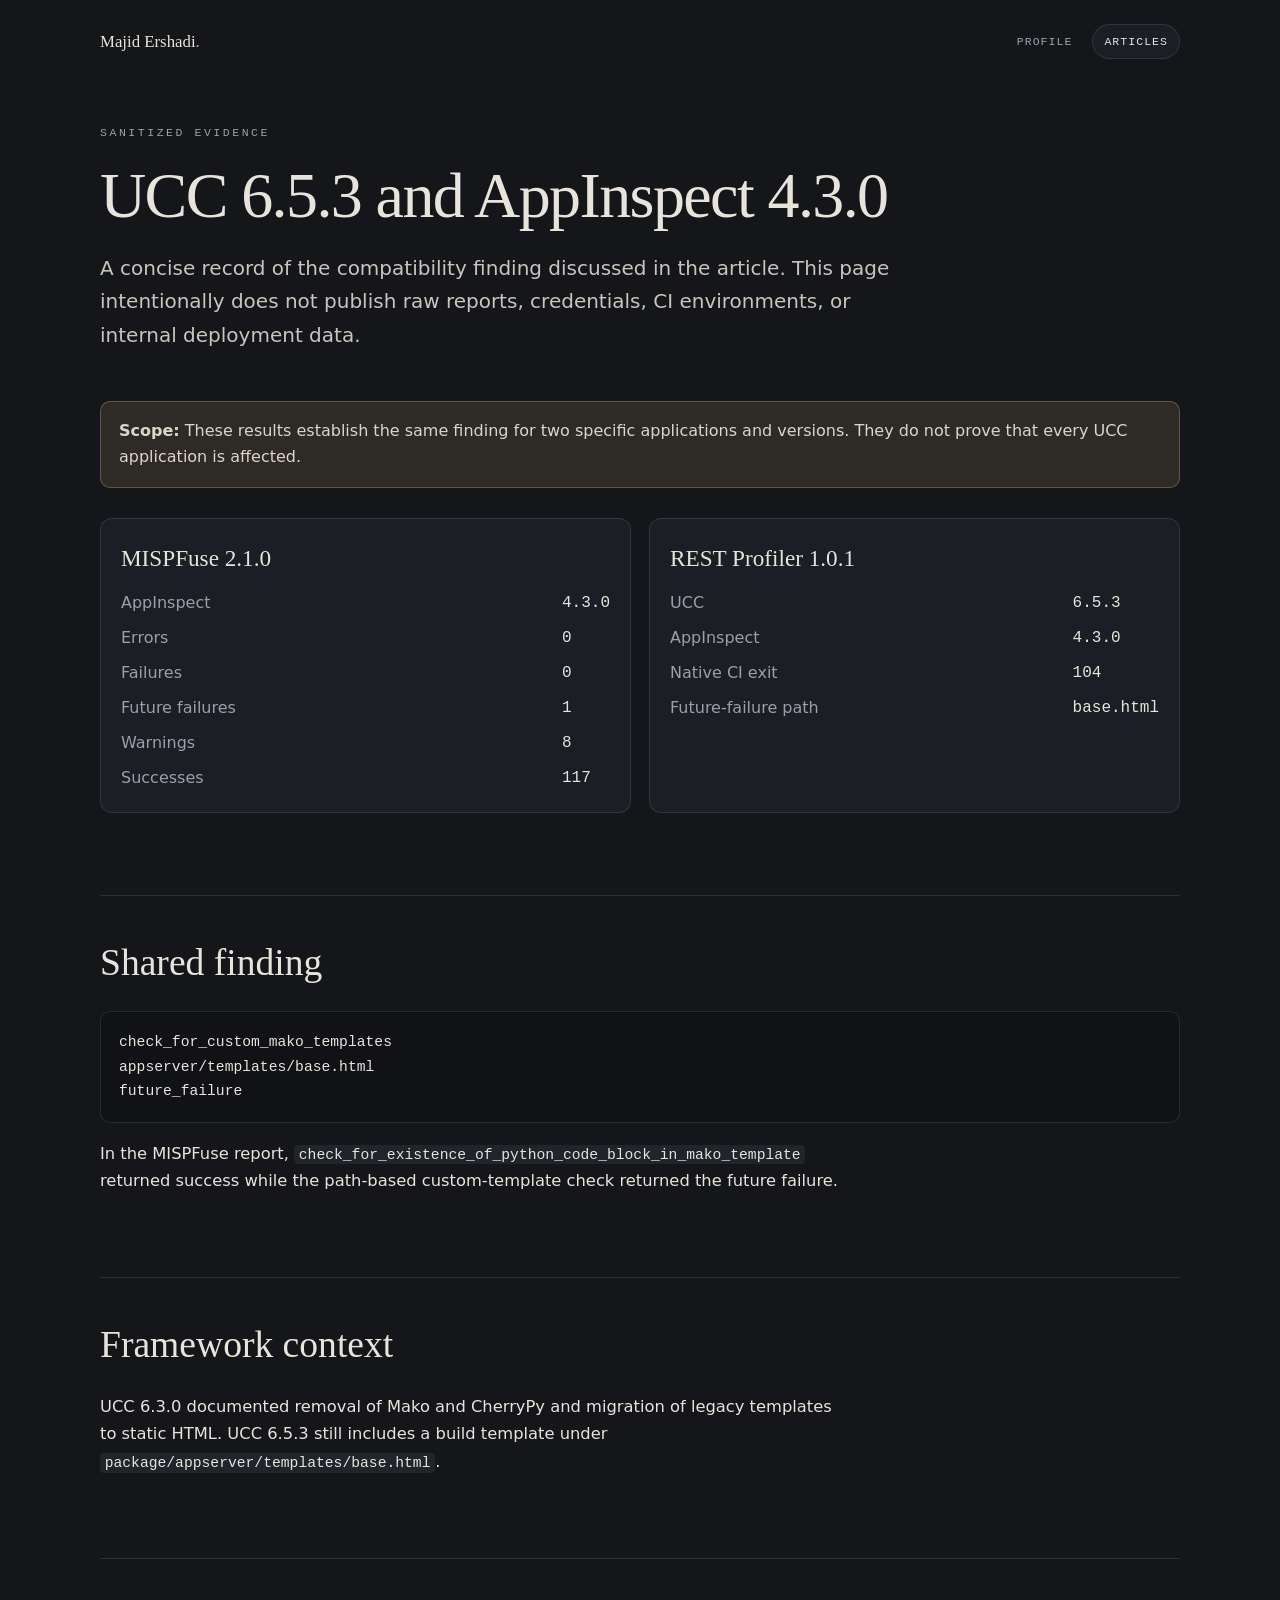
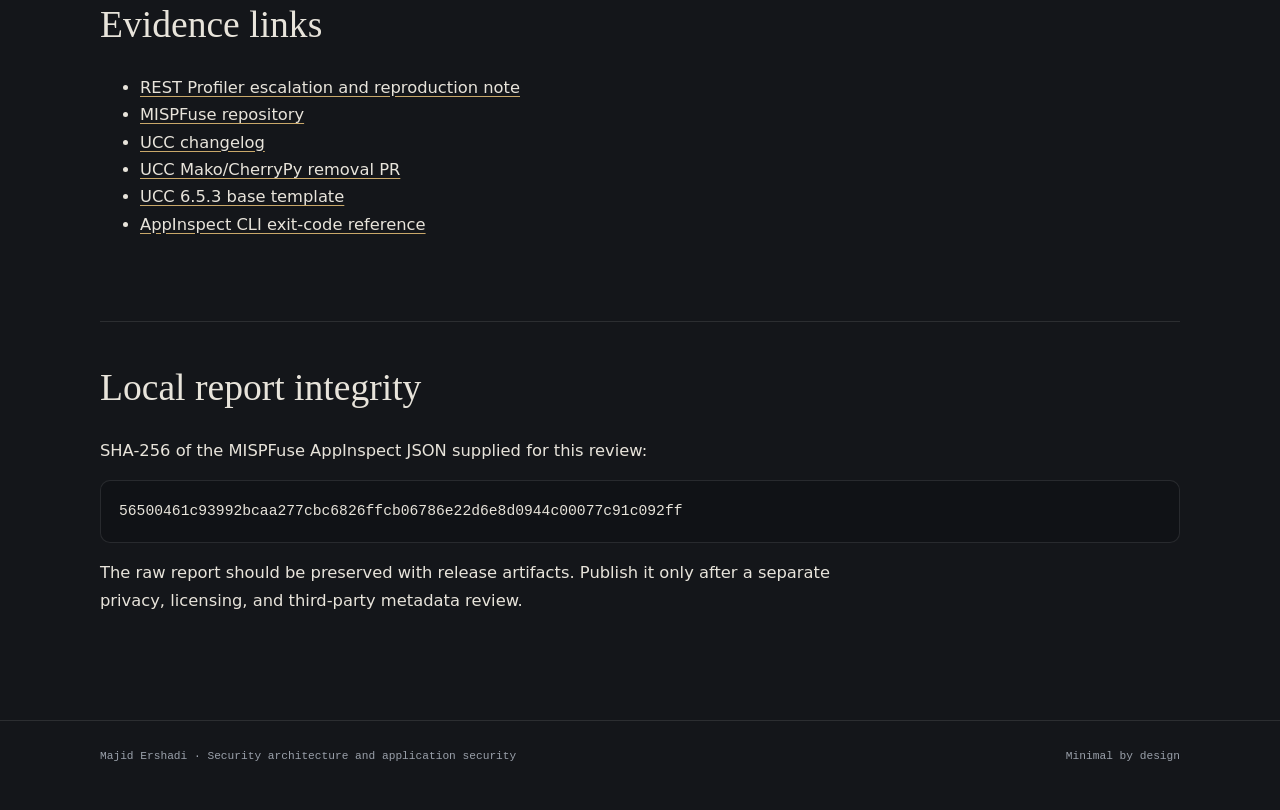
<file: evidence/appinspect-ucc-compatibility/index.html>
<!DOCTYPE html><html lang="en"><head><meta charset="utf-8" />
<meta name="viewport" content="width=device-width, initial-scale=1" />
<title>UCC and AppInspect compatibility evidence — Majid Ershadi</title>
<meta name="description" content="Sanitized evidence for the UCC 6.5.3 and AppInspect 4.3.0 template compatibility finding reproduced by MISPFuse and REST Profiler." />
<meta name="referrer" content="strict-origin-when-cross-origin" />
<meta name="theme-color" content="#14161a" />
<link rel="canonical" href="https://majidershadi.github.io/evidence/appinspect-ucc-compatibility/" />
<link rel="stylesheet" href="/assets/site.css" />
<link rel="alternate" type="application/rss+xml" title="Majid Ershadi Articles" href="/articles/feed.xml" />
<meta property="og:type" content="website" />
<meta property="og:title" content="UCC and AppInspect compatibility evidence — Majid Ershadi" />
<meta property="og:description" content="Sanitized evidence for the UCC 6.5.3 and AppInspect 4.3.0 template compatibility finding reproduced by MISPFuse and REST Profiler." />
<meta property="og:url" content="https://majidershadi.github.io/evidence/appinspect-ucc-compatibility/" />
<meta property="og:image" content="https://majidershadi.github.io/assets/og-building-secure-splunk-apps.png" />
<meta property="og:image:width" content="1200" />
<meta property="og:image:height" content="630" />
<meta name="twitter:card" content="summary_large_image" />
</head><body><a class="skip-link" href="#main">Skip to content</a><header class="site-shell">
<nav class="site-nav" aria-label="Primary">
  <a class="site-brand" href="/">Majid Ershadi<span class="dot">.</span></a>
  <ul class="site-tabs">
    <li><a href="/" >Profile</a></li>
    <li><a href="/articles/" aria-current="page">Articles</a></li>
  </ul>
</nav>
</header><main id="main" class="page-main"><header class="page-header"><p class="kicker">Sanitized evidence</p><h1 class="page-title">UCC 6.5.3 and AppInspect 4.3.0</h1><p class="page-deck">A concise record of the compatibility finding discussed in the article. This page intentionally does not publish raw reports, credentials, CI environments, or internal deployment data.</p></header><div class="notice"><strong>Scope:</strong> These results establish the same finding for two specific applications and versions. They do not prove that every UCC application is affected.</div><section class="evidence-grid"><div class="evidence-box"><h2>MISPFuse 2.1.0</h2><dl class="metric-list"><dt>AppInspect</dt><dd>4.3.0</dd><dt>Errors</dt><dd>0</dd><dt>Failures</dt><dd>0</dd><dt>Future failures</dt><dd>1</dd><dt>Warnings</dt><dd>8</dd><dt>Successes</dt><dd>117</dd></dl></div><div class="evidence-box"><h2>REST Profiler 1.0.1</h2><dl class="metric-list"><dt>UCC</dt><dd>6.5.3</dd><dt>AppInspect</dt><dd>4.3.0</dd><dt>Native CI exit</dt><dd>104</dd><dt>Future-failure path</dt><dd>base.html</dd></dl></div></section><section class="article-body"><h2 id="finding">Shared finding</h2><pre><code>check_for_custom_mako_templates
appserver/templates/base.html
future_failure</code></pre><p>In the MISPFuse report, <code>check_for_existence_of_python_code_block_in_mako_template</code> returned success while the path-based custom-template check returned the future failure.</p><h2 id="framework-context">Framework context</h2><p>UCC 6.3.0 documented removal of Mako and CherryPy and migration of legacy templates to static HTML. UCC 6.5.3 still includes a build template under <code>package/appserver/templates/base.html</code>.</p><h2 id="evidence-links">Evidence links</h2><ul><li><a href="https://github.com/majidershadi/rest_profiler/blob/main/APPINSPECT_MAKO_ESCALATION.md">REST Profiler escalation and reproduction note</a></li><li><a href="https://github.com/majidershadi/mispfuse">MISPFuse repository</a></li><li><a href="https://splunk.github.io/addonfactory-ucc-generator/CHANGELOG/">UCC changelog</a></li><li><a href="https://github.com/splunk/addonfactory-ucc-generator/pull/1998">UCC Mako/CherryPy removal PR</a></li><li><a href="https://raw.githubusercontent.com/splunk/addonfactory-ucc-generator/v6.5.3/splunk_add_on_ucc_framework/package/appserver/templates/base.html">UCC 6.5.3 base template</a></li><li><a href="https://dev.splunk.com/enterprise/reference/appinspect/appinspectcliref">AppInspect CLI exit-code reference</a></li></ul><h2 id="integrity">Local report integrity</h2><p>SHA-256 of the MISPFuse AppInspect JSON supplied for this review:</p><pre><code>56500461c93992bcaa277cbc6826ffcb06786e22d6e8d0944c00077c91c092ff</code></pre><p>The raw report should be preserved with release artifacts. Publish it only after a separate privacy, licensing, and third-party metadata review.</p></section></main><footer class="site-footer"><div class="site-shell"><span>Majid Ershadi · Security architecture and application security</span><span>Minimal by design</span></div></footer></body></html>
</file>
<file: assets/site.css>
:root{
  --bg:#14161a;
  --surface:#1b1e24;
  --surface-2:#20242b;
  --text:#e8e4db;
  --muted:#9aa0aa;
  --hair:rgba(255,255,255,.10);
  --accent:#c9a86a;
  --accent-soft:rgba(201,168,106,.14);
  --sans:system-ui,-apple-system,"Segoe UI",Roboto,sans-serif;
  --serif:Georgia,"Times New Roman",serif;
  --mono:ui-monospace,"SF Mono",Menlo,Consolas,monospace;
  color-scheme:dark;
}
*{box-sizing:border-box;}
html{scroll-behavior:smooth;}
html,body{margin:0;}
body{
  background:var(--bg);
  color:var(--text);
  font-family:var(--sans);
  line-height:1.68;
  min-height:100vh;
  -webkit-font-smoothing:antialiased;
}
a{color:var(--text);text-decoration-color:var(--accent);text-underline-offset:.2em;}
a:hover{color:var(--accent);}
a:focus-visible{outline:2px solid var(--accent);outline-offset:4px;border-radius:2px;}
.skip-link{position:absolute;left:-9999px;top:8px;background:var(--accent);color:#111;padding:8px 12px;z-index:20;}
.skip-link:focus{left:8px;}
.site-shell{width:min(100% - 40px,1080px);margin:0 auto;}
.site-nav{display:flex;align-items:center;justify-content:space-between;gap:24px;padding:24px 0 0;}
.site-brand{font-family:var(--serif);font-size:1.05rem;text-decoration:none;}
.site-brand .dot{color:var(--accent);}
.site-tabs{display:flex;gap:8px;list-style:none;padding:0;margin:0;}
.site-tabs a{display:inline-block;font-family:var(--mono);font-size:.72rem;letter-spacing:.09em;text-transform:uppercase;text-decoration:none;color:var(--muted);border:1px solid transparent;border-radius:999px;padding:7px 11px;}
.site-tabs a:hover,.site-tabs a[aria-current="page"]{color:var(--text);border-color:var(--hair);background:var(--surface);}
.home-body{display:flex;align-items:center;justify-content:center;padding:4vh 24px 7vh;min-height:calc(100vh - 70px);}
.card{width:100%;max-width:520px;}
.eyebrow,.kicker{font-family:var(--mono);font-size:.72rem;letter-spacing:.22em;text-transform:uppercase;color:var(--muted);margin:0 0 18px;}
.name{font-family:var(--serif);font-weight:400;font-size:clamp(2.4rem,8vw,3.6rem);line-height:1.05;letter-spacing:-.01em;margin:0 0 26px;}
.name .dot{color:var(--accent);}
.intro{font-size:1.02rem;color:var(--text);margin:0 0 36px;max-width:46ch;}
.rule{height:1px;background:var(--hair);border:0;margin:0 0 22px;}
.rec-label{font-family:var(--mono);font-size:.68rem;letter-spacing:.2em;text-transform:uppercase;color:var(--accent);margin:0 0 14px;}
.rec{display:grid;grid-template-columns:88px 1fr;gap:8px 18px;font-size:.95rem;margin:0 0 30px;}
.rec dt{font-family:var(--mono);font-size:.78rem;letter-spacing:.04em;color:var(--muted);padding-top:2px;}
.rec dd{margin:0;color:var(--text);}
.links{display:flex;flex-wrap:wrap;gap:10px 26px;margin:0 0 40px;}
.links a{font-size:.95rem;text-decoration:none;border-bottom:1px solid var(--accent);padding-bottom:2px;}
.foot{font-family:var(--mono);font-size:.66rem;letter-spacing:.18em;text-transform:uppercase;color:var(--muted);margin:0;}
.reveal{opacity:0;transform:translateY(10px);animation:rise .7s ease forwards;}
.reveal:nth-child(1){animation-delay:.05s}.reveal:nth-child(2){animation-delay:.14s}.reveal:nth-child(3){animation-delay:.23s}.reveal:nth-child(4){animation-delay:.32s}.reveal:nth-child(5){animation-delay:.41s}.reveal:nth-child(6){animation-delay:.50s}.reveal:nth-child(7){animation-delay:.59s}.reveal:nth-child(8){animation-delay:.68s}
@keyframes rise{to{opacity:1;transform:none;}}
.page-main{width:min(100% - 40px,1080px);margin:0 auto;padding:64px 0 90px;}
.page-header{max-width:790px;margin-bottom:48px;}
.page-title,.article-title{font-family:var(--serif);font-weight:400;letter-spacing:-.025em;line-height:1.08;margin:0;}
.page-title{font-size:clamp(2.2rem,6vw,4rem);}
.article-title{font-size:clamp(2.35rem,7vw,4.8rem);}
.page-deck,.article-deck{font-size:clamp(1.03rem,2vw,1.25rem);max-width:68ch;color:#c8c5bd;margin:22px 0 0;}
.meta{display:flex;flex-wrap:wrap;gap:10px 18px;font-family:var(--mono);font-size:.72rem;color:var(--muted);margin-top:24px;}
.article-list{display:grid;gap:20px;}
.article-card{display:block;padding:26px;border:1px solid var(--hair);border-radius:14px;background:linear-gradient(145deg,var(--surface),rgba(27,30,36,.65));text-decoration:none;transition:transform .18s ease,border-color .18s ease;}
.article-card:hover{transform:translateY(-2px);border-color:rgba(201,168,106,.45);color:var(--text);}
.article-card h2{font-family:var(--serif);font-size:clamp(1.5rem,3vw,2rem);font-weight:400;line-height:1.2;margin:6px 0 12px;}
.article-card p{color:#c5c2ba;max-width:72ch;margin:0;}
.tag-row{display:flex;flex-wrap:wrap;gap:8px;margin-top:18px;}
.tag{font-family:var(--mono);font-size:.66rem;color:var(--muted);border:1px solid var(--hair);border-radius:999px;padding:4px 8px;}
.article-layout{display:grid;grid-template-columns:minmax(0,1fr) 260px;gap:64px;align-items:start;}
.article{min-width:0;max-width:780px;}
.article-header{margin-bottom:52px;}
.article-body{font-size:1.02rem;}
.article-body h2,.article-body h3{font-family:var(--serif);font-weight:400;line-height:1.2;scroll-margin-top:24px;}
.article-body h2{font-size:clamp(1.65rem,4vw,2.35rem);margin:2.2em 0 .7em;border-top:1px solid var(--hair);padding-top:1.15em;}
.article-body h3{font-size:1.36rem;margin:1.8em 0 .55em;color:#e4d6ba;}
.article-body p,.article-body li{max-width:72ch;}
.article-body blockquote{margin:1.8em 0;padding:4px 0 4px 22px;border-left:3px solid var(--accent);font-family:var(--serif);font-size:1.2rem;color:#eee7d8;}
.article-body code{font-family:var(--mono);font-size:.9em;background:var(--surface-2);padding:.12em .32em;border-radius:4px;overflow-wrap:anywhere;}
.article-body pre{background:#101216;border:1px solid var(--hair);border-radius:10px;padding:18px;overflow:auto;line-height:1.52;}
.article-body pre code{background:none;padding:0;}
.article-body table{border-collapse:collapse;display:block;width:100%;max-width:100%;overflow-x:auto;margin:1.6em 0;font-size:.92rem;}
.article-body th,.article-body td{text-align:left;border-bottom:1px solid var(--hair);padding:10px 12px;vertical-align:top;}
.article-body th{color:var(--accent);font-family:var(--mono);font-size:.72rem;text-transform:uppercase;letter-spacing:.06em;}
.toc{position:sticky;top:24px;max-height:calc(100vh - 48px);overflow:auto;overscroll-behavior:contain;padding:20px;border:1px solid var(--hair);border-radius:12px;background:var(--surface);}
.toc h2{font-family:var(--mono);font-size:.7rem;text-transform:uppercase;letter-spacing:.16em;color:var(--accent);margin:0 0 12px;}
.toc ol{list-style:none;padding:0;margin:0;display:grid;gap:8px;}
.toc a{font-size:.82rem;color:var(--muted);text-decoration:none;line-height:1.35;}
.toc a:hover{color:var(--text);}
.notice{border:1px solid rgba(201,168,106,.35);background:var(--accent-soft);padding:16px 18px;border-radius:10px;color:#ddd6c8;margin:24px 0;}
.evidence-grid{display:grid;grid-template-columns:repeat(2,minmax(0,1fr));gap:18px;margin:30px 0;}
.evidence-box{padding:20px;border:1px solid var(--hair);border-radius:12px;background:var(--surface);}
.evidence-box h2{font-family:var(--serif);font-size:1.45rem;font-weight:400;margin:0 0 12px;}
.metric-list{display:grid;grid-template-columns:1fr auto;gap:8px 18px;margin:0;}
.metric-list dt{color:var(--muted);}.metric-list dd{margin:0;font-family:var(--mono);}
.site-footer{border-top:1px solid var(--hair);padding:26px 0 44px;color:var(--muted);font-family:var(--mono);font-size:.7rem;}
.site-footer .site-shell{display:flex;justify-content:space-between;gap:20px;flex-wrap:wrap;}
@media (max-width:860px){.article-layout{grid-template-columns:1fr}.toc{position:static;order:-1;max-height:50vh}.article{max-width:none}.evidence-grid{grid-template-columns:1fr}}
@media (max-width:520px){.site-shell,.page-main{width:min(100% - 28px,1080px)}.site-nav{align-items:flex-start}.site-tabs{gap:2px}.site-tabs a{padding:6px 8px}.rec{grid-template-columns:74px 1fr}.article-card{padding:20px}.page-main{padding-top:42px}.article-body{font-size:1rem}}
@media (prefers-reduced-motion:reduce){html{scroll-behavior:auto}.reveal{animation:none;opacity:1;transform:none}.article-card{transition:none}}

.breadcrumbs{font-size:.82rem;color:var(--muted);margin:0 0 24px;line-height:1.6;overflow-wrap:anywhere;}
.breadcrumbs a{color:var(--muted);}
.breadcrumbs a:hover,.breadcrumbs a:focus-visible{color:var(--accent);}
</file>
